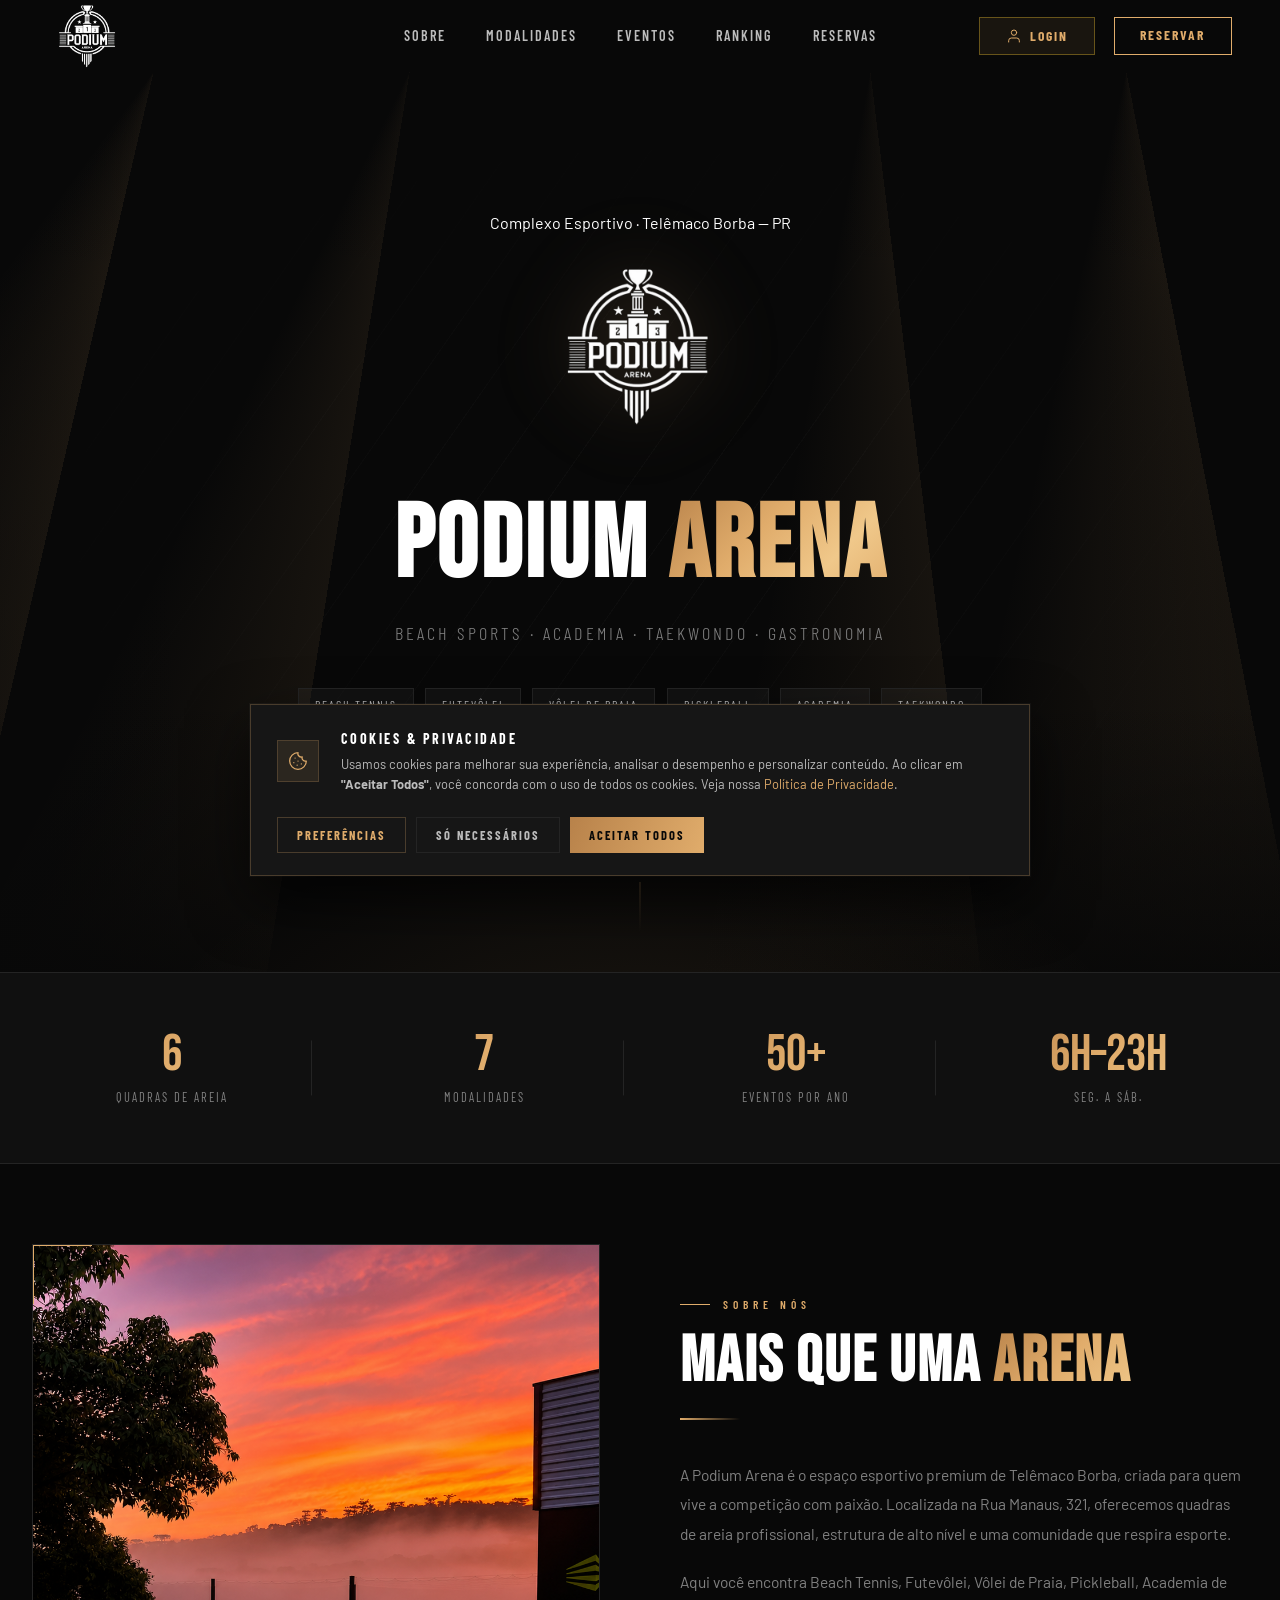
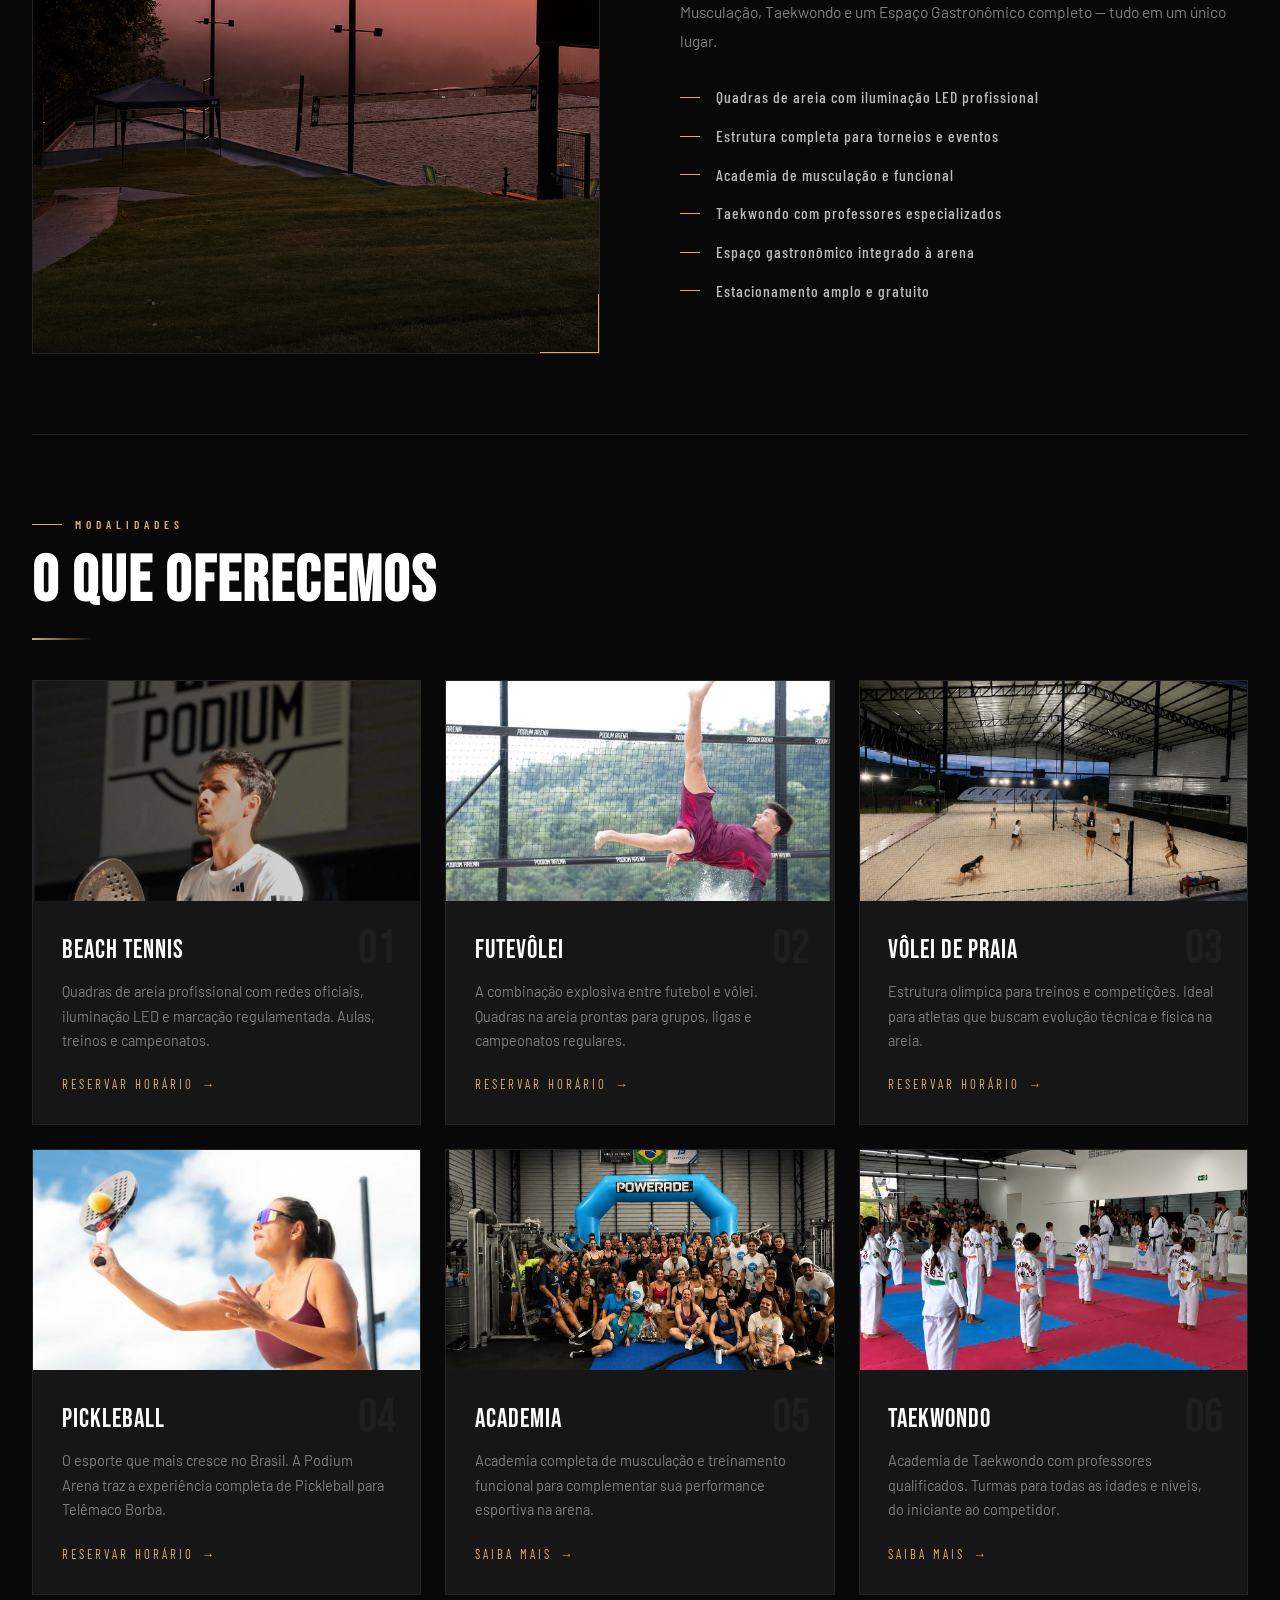
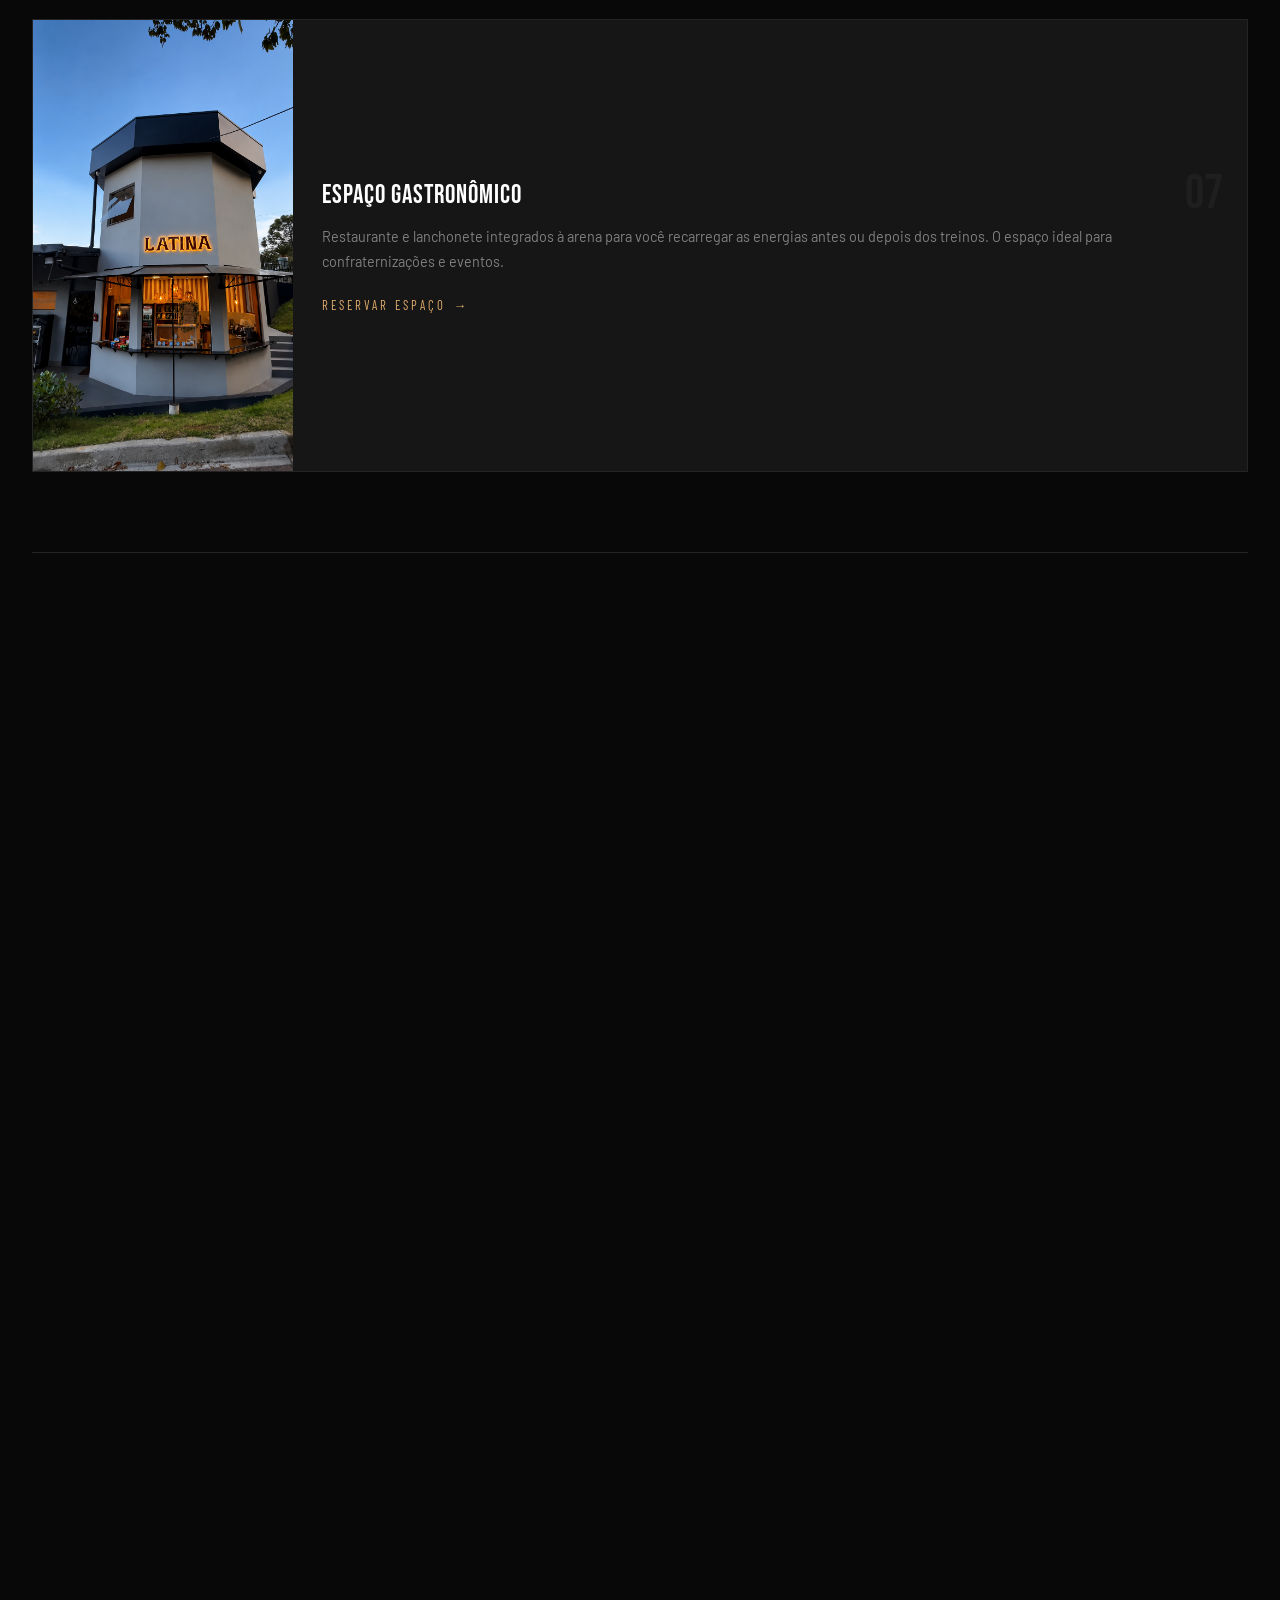
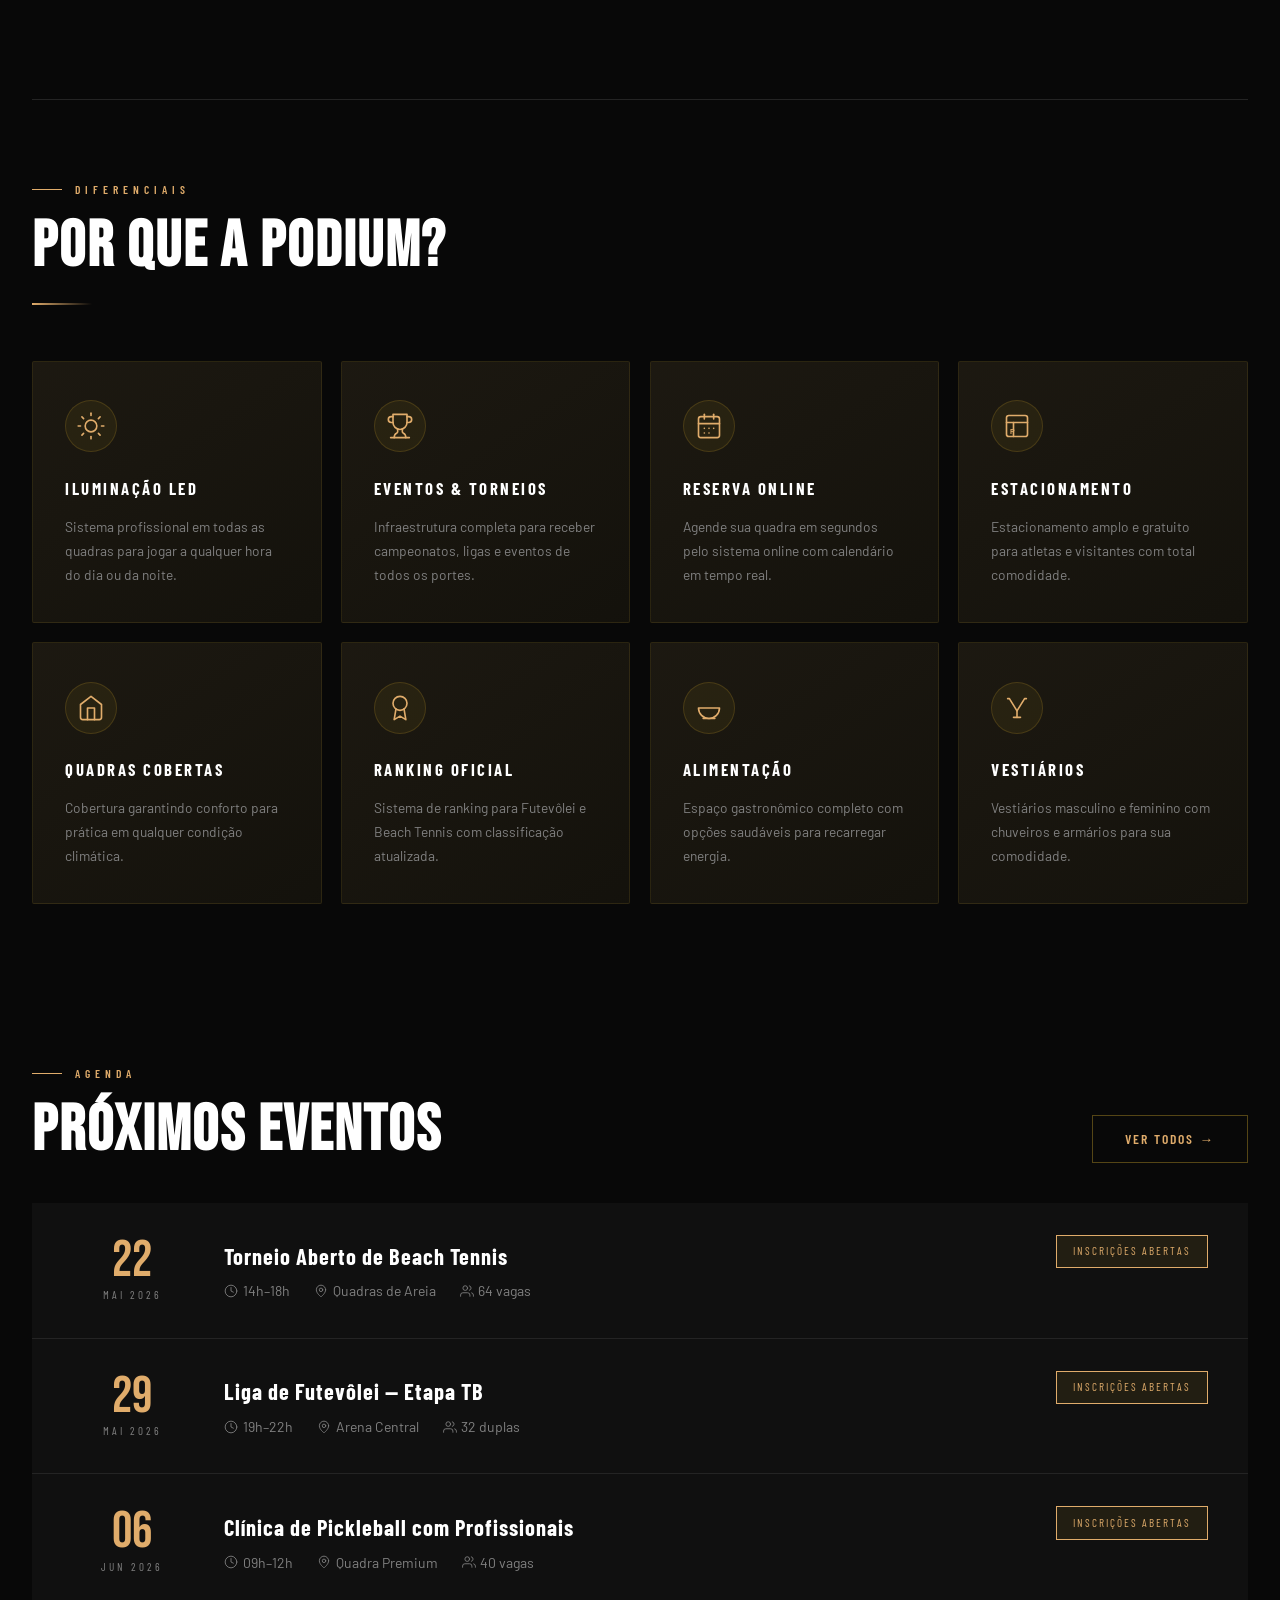
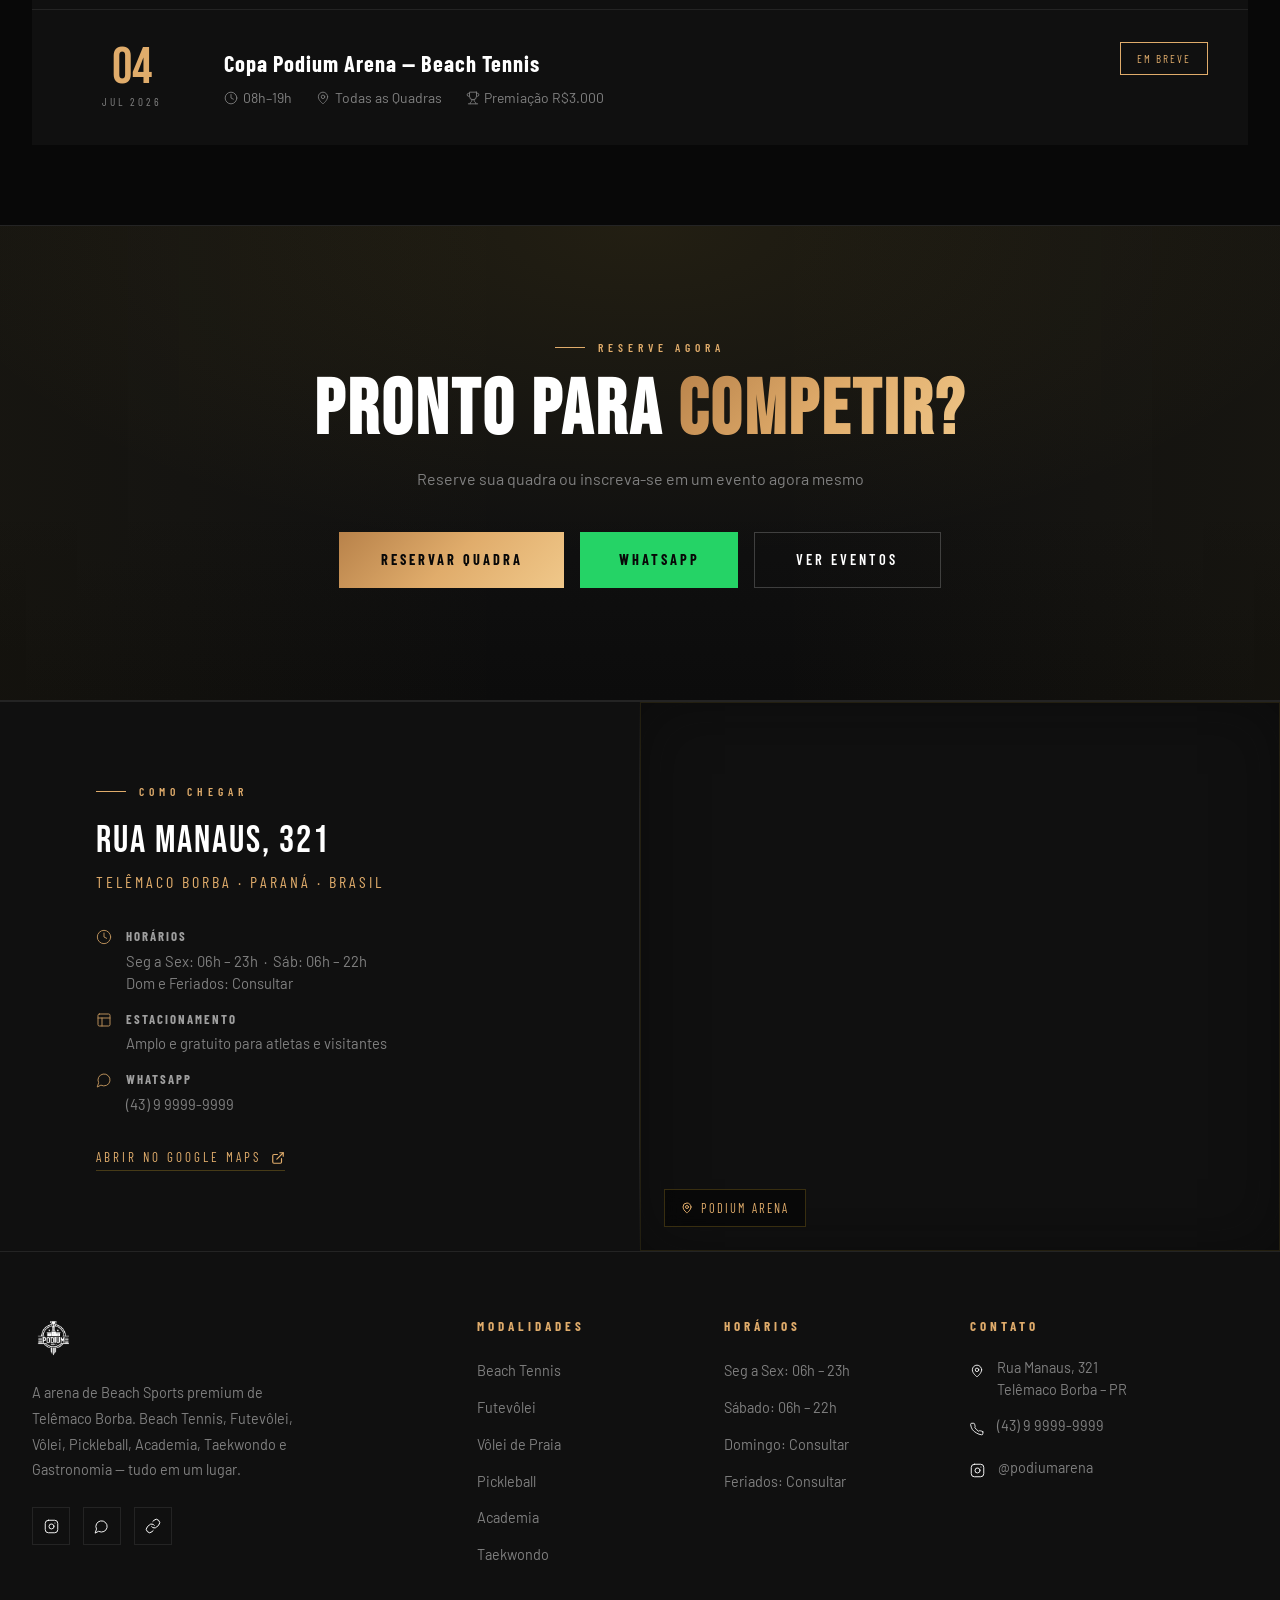
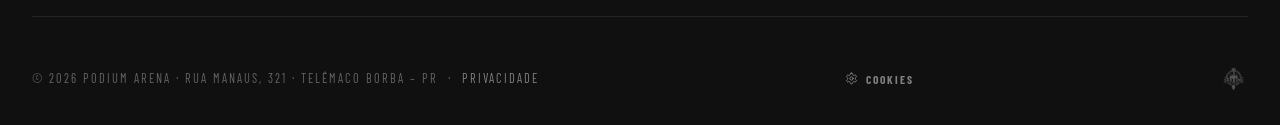
<file: index.html>
<!DOCTYPE html>
<html lang="pt-BR">

<head>
  <meta charset="UTF-8">
  <meta name="viewport" content="width=device-width, initial-scale=1.0">
  <title>Podium Arena — Telêmaco Borba · PR</title>
  <link rel="preconnect" href="https://fonts.googleapis.com">
  <link
    href="https://fonts.googleapis.com/css2?family=Bebas+Neue&family=Barlow+Condensed:wght@300;400;500;600;700&family=Barlow:wght@300;400;500;600&display=swap"
    rel="stylesheet">
  <link rel="stylesheet" href="css/vars.css">
  <link rel="stylesheet" href="css/base.css">
  <link rel="stylesheet" href="css/nav.css">
  <link rel="stylesheet" href="css/auth.css">
  <link rel="stylesheet" href="css/sections.css">
  <link rel="stylesheet" href="css/footer.css">
  <link rel="stylesheet" href="css/mobile.css">
</head>

<body>

  <div class="modal-overlay" id="authOverlay">
    <div class="auth-modal">

      <!-- FECHAR -->
      <button class="modal-close" onclick="closeAuthModal()" aria-label="Fechar">
        <svg viewBox="0 0 24 24" fill="none" stroke="currentColor" stroke-width="2" stroke-linecap="round">
          <line x1="18" y1="6" x2="6" y2="18" />
          <line x1="6" y1="6" x2="18" y2="18" />
        </svg>
      </button>

      <!-- ══ ESQUERDA — Visual ══ -->
      <div class="auth-visual">
        <svg class="visual-arcs" viewBox="0 0 400 600" preserveAspectRatio="none">
          <circle cx="200" cy="-80" r="260" stroke-width="1" />
          <circle cx="200" cy="-80" r="340" stroke-width=".5" />
          <circle cx="380" cy="700" r="300" stroke-width=".7" />
        </svg>
        <div class="visual-glow-bl"></div>

        <!-- Brand -->
        <div class="visual-brand">
          <div class="visual-logo-row">
            <div class="visual-logo-badge">
              <img src="img/logo.png" alt="Podium Arena" style="width:100%;height:100%;object-fit:contain;">
            </div>
            <span class="visual-arena-name">PODIUM ARENA</span>
          </div>
          <div class="visual-headline">
            SUA <em>VITÓRIA</em><br>COMEÇA<br>AQUI
          </div>
          <div class="visual-tags">
            <span class="visual-tag">Beach Tennis</span>
            <span class="visual-tag">Futevôlei</span>
            <span class="visual-tag">Pickleball</span>
            <span class="visual-tag">Academia</span>
            <span class="visual-tag">Taekwondo</span>
          </div>
        </div>
      </div>

      <!-- ══ DIREITA — Formulários ══ -->
      <div class="auth-form-panel">

        <!-- Abas -->
        <div class="auth-tabs">
          <button class="auth-tab active" data-tab="login">Entrar</button>
          <button class="auth-tab" data-tab="cadastro">Cadastrar</button>
        </div>

        <!-- Slider de painéis -->
        <div class="auth-panels-track">
          <div class="auth-panels-inner" id="authPanelsInner">

            <!-- ── LOGIN ── -->
            <div class="auth-panel" id="panel-login">
              <div class="panel-heading">
                <h2>ACESSO</h2>
                <p>Bem-vindo de volta à arena</p>
              </div>

              <form id="loginForm" novalidate style="display:flex;flex-direction:column;gap:1.1rem">

                <div class="field" id="field-loginEmail">
                  <label>E-mail</label>
                  <input type="email" id="loginEmail" placeholder="seu@email.com" autocomplete="email">
                  <span class="field-error">E-mail inválido</span>
                </div>

                <div class="field" id="field-loginSenha">
                  <label>Senha</label>
                  <div class="field-pw">
                    <input type="password" id="loginSenha" placeholder="••••••••" autocomplete="current-password">
                    <button type="button" class="toggle-pw" onclick="togglePw('loginSenha')" aria-label="Mostrar senha">
                      <svg viewBox="0 0 24 24" fill="none" stroke="currentColor" stroke-width="1.8"
                        stroke-linecap="round">
                        <path d="M1 12s4-8 11-8 11 8 11 8-4 8-11 8-11-8-11-8z" />
                        <circle cx="12" cy="12" r="3" />
                      </svg>
                    </button>
                  </div>
                  <span class="field-error">Senha incorreta</span>
                </div>

                <div class="login-extras">
                  <label class="remember-label">
                    <input type="checkbox" id="loginRemember"> Lembrar acesso
                  </label>
                  <a href="#" class="forgot-link" onclick="event.preventDefault()">Esqueci a senha</a>
                </div>

                <button type="submit" class="btn-auth">Entrar na Arena</button>

              </form>

              <div class="auth-divider">ou</div>

              <button class="btn-google" onclick="alert('Login social em breve!')">
                <svg viewBox="0 0 24 24" fill="none">
                  <path
                    d="M22.56 12.25c0-.78-.07-1.53-.2-2.25H12v4.26h5.92c-.26 1.37-1.04 2.53-2.21 3.31v2.77h3.57c2.08-1.92 3.28-4.74 3.28-8.09z"
                    fill="#4285F4" />
                  <path
                    d="M12 23c2.97 0 5.46-.98 7.28-2.66l-3.57-2.77c-.98.66-2.23 1.06-3.71 1.06-2.86 0-5.29-1.93-6.16-4.53H2.18v2.84C3.99 20.53 7.7 23 12 23z"
                    fill="#34A853" />
                  <path
                    d="M5.84 14.09c-.22-.66-.35-1.36-.35-2.09s.13-1.43.35-2.09V7.07H2.18C1.43 8.55 1 10.22 1 12s.43 3.45 1.18 4.93l2.85-2.22.81-.62z"
                    fill="#FBBC05" />
                  <path
                    d="M12 5.38c1.62 0 3.06.56 4.21 1.64l3.15-3.15C17.45 2.09 14.97 1 12 1 7.7 1 3.99 3.47 2.18 7.07l3.66 2.84c.87-2.6 3.3-4.53 6.16-4.53z"
                    fill="#EA4335" />
                </svg>
                Continuar com Google
              </button>

              <p class="auth-terms">
                Ao entrar, você aceita os <a href="#">Termos de Uso</a> e a
                <a href="#">Política de Privacidade</a> da Podium Arena.
              </p>
            </div>

            <!-- ── CADASTRO ── -->
            <div class="auth-panel" id="panel-cadastro">
              <div class="panel-heading">
                <h2>CADASTRO</h2>
                <p>Junte-se à arena — é gratuito</p>
              </div>

              <form id="cadForm" novalidate style="display:flex;flex-direction:column;gap:1.1rem">

                <div class="field" id="field-cadNome">
                  <label>Nome Completo</label>
                  <input type="text" id="cadNome" placeholder="João da Silva" autocomplete="name">
                  <span class="field-error">Nome muito curto</span>
                </div>

                <div class="field-row">
                  <div class="field" id="field-cadEmail">
                    <label>E-mail</label>
                    <input type="email" id="cadEmail" placeholder="seu@email.com">
                    <span class="field-error">E-mail inválido</span>
                  </div>
                  <div class="field" id="field-cadTel">
                    <label>Telefone</label>
                    <input type="tel" id="cadTel" placeholder="(43) 9 9000-0000">
                    <span class="field-error">Telefone inválido</span>
                  </div>
                </div>

                <div class="field-row">
                  <div class="field" id="field-cadCPF">
                    <label>CPF</label>
                    <input type="text" id="cadCPF" placeholder="000.000.000-00" maxlength="14">
                    <span class="field-error">CPF inválido (11 dígitos)</span>
                  </div>
                  <div class="field" id="field-cadNasc">
                    <label>Nascimento</label>
                    <input type="date" id="cadNasc">
                    <span class="field-error">Informe a data</span>
                  </div>
                </div>

                <div class="field-row">
                  <div class="field" id="field-cadSenha">
                    <label>Senha</label>
                    <div class="field-pw">
                      <input type="password" id="cadSenha" placeholder="Mín. 6">
                      <button type="button" class="toggle-pw" onclick="togglePw('cadSenha')" aria-label="Mostrar senha">
                        <svg viewBox="0 0 24 24" fill="none" stroke="currentColor" stroke-width="1.8"
                          stroke-linecap="round">
                          <path d="M1 12s4-8 11-8 11 8 11 8-4 8-11 8-11-8-11-8z" />
                          <circle cx="12" cy="12" r="3" />
                        </svg>
                      </button>
                    </div>
                    <span class="field-error">Mínimo 6 caracteres</span>
                  </div>
                  <div class="field" id="field-cadConf">
                    <label>Confirmar</label>
                    <div class="field-pw">
                      <input type="password" id="cadConf" placeholder="Repetir senha">
                      <button type="button" class="toggle-pw" onclick="togglePw('cadConf')" aria-label="Mostrar senha">
                        <svg viewBox="0 0 24 24" fill="none" stroke="currentColor" stroke-width="1.8"
                          stroke-linecap="round">
                          <path d="M1 12s4-8 11-8 11 8 11 8-4 8-11 8-11-8-11-8z" />
                          <circle cx="12" cy="12" r="3" />
                        </svg>
                      </button>
                    </div>
                    <span class="field-error">Senhas não conferem</span>
                  </div>
                </div>

                <button type="submit" class="btn-auth">Criar Conta Grátis</button>

              </form>

              <p class="auth-terms">
                Ao cadastrar, você aceita os <a href="#">Termos de Uso</a> e a
                <a href="#">Política de Privacidade</a>.
              </p>
            </div>

          </div><!-- /authPanelsInner -->
        </div><!-- /auth-panels-track -->

      </div><!-- /auth-form-panel -->
    </div><!-- /auth-modal -->
  </div><!-- /authOverlay -->

  <!-- MOBILE MENU -->
  <div class="mobile-menu" id="mobileMenu">
    <a href="index.html" onclick="toggleMenu()">Início</a>
    <a href="#sobre" onclick="toggleMenu()">Sobre</a>
    <a href="#modalidades" onclick="toggleMenu()">Modalidades</a>
    <a href="pages/eventos.html" onclick="toggleMenu()">Eventos</a>
    <a href="pages/ranking.html" onclick="toggleMenu()">Ranking</a>
    <a href="pages/reservas.html" onclick="toggleMenu()">Reservas</a>
    <div class="mobile-actions">
      <a href="pages/reservas.html" class="btn-gold">Reservar Quadra</a>
      <a href="#" onclick="toggleMenu(); openAuthModal('login')" class="btn-outline"
        style="font-size:.85rem;padding:.75rem 2rem">Entrar</a>
    </div>
  </div>

  <!-- NAV -->
  <nav id="mainNav">
    <a href="index.html" class="nav-logo"><img data-logo src="img/logo.png" alt="Podium Arena"></a>
    <ul class="nav-links">
      <li><a href="#sobre">Sobre</a></li>
      <li><a href="#modalidades">Modalidades</a></li>
      <li><a href="pages/eventos.html">Eventos</a></li>
      <li><a href="pages/ranking.html">Ranking</a></li>
      <li><a href="pages/reservas.html">Reservas</a></li>
    </ul>
    <div class="nav-right">
      <!-- JS injeta botão de usuário aqui -->
      <a href="pages/reservas.html" class="nav-cta">Reservar</a>
    </div>
    <button class="mobile-toggle" id="menuToggle" onclick="toggleMenu()">
      <span></span><span></span><span></span>
    </button>
  </nav>

  <!-- HERO -->
  <div class="hero" id="home" style="margin-top:0; padding-top:calc(var(--nav-h) + 3rem)">
    <div class="hero-bg"></div>
    <div class="hero-grid"></div>
    <div class="hero-lines"></div>
    <div class="hero-content">
      <div class="hero-badge"><span class="hero-badge-dot"></span>Complexo Esportivo · Telêmaco Borba — PR</div>
      <div class="hero-logo">
        <img data-logo src="img/logo.png" alt="Podium Arena"
          style="width:100%;height:100%;object-fit:contain;border-radius:50%">
      </div>
      <h1 class="hero-title">PODIUM <span>ARENA</span></h1>
      <p class="hero-sub">Beach Sports · Academia · Taekwondo · Gastronomia</p>
      <div class="hero-tags">
        <span class="hero-tag">Beach Tennis</span>
        <span class="hero-tag">Futevôlei</span>
        <span class="hero-tag">Vôlei de Praia</span>
        <span class="hero-tag">Pickleball</span>
        <span class="hero-tag"> Academia</span>
        <span class="hero-tag">Taekwondo</span>
      </div>
      <div class="hero-btns">
        <a href="pages/reservas.html" class="btn-gold"><svg xmlns="http://www.w3.org/2000/svg" width="18" height="18"
            viewBox="0 0 24 24" fill="none" stroke="currentColor" stroke-width="1.5" stroke-linecap="round"
            stroke-linejoin="round">
            <path d="M3 9l9-7 9 7v11a2 2 0 0 1-2 2H5a2 2 0 0 1-2-2z" />
            <polyline points="9 22 9 12 15 12 15 22" />
          </svg>️ Reservar Quadra</a>
        <a href="#modalidades" class="btn-outline">Ver Modalidades</a>
      </div>
    </div>
    <div class="hero-scroll" onclick="document.getElementById('strip').scrollIntoView({behavior:'smooth'})">
      <span>Role para baixo</span>
      <div class="scroll-line"></div>
    </div>
  </div>

  <!-- NUMBERS STRIP -->
  <div class="numbers-strip" id="strip">
    <div class="numbers-inner">
      <div class="num-item reveal">
        <div class="num-value" data-target="6">0</div>
        <div class="num-label">Quadras de Areia</div>
      </div>
      <div class="num-item reveal reveal-delay-1">
        <div class="num-value" data-target="7">0</div>
        <div class="num-label">Modalidades</div>
      </div>
      <div class="num-item reveal reveal-delay-2">
        <div class="num-value" data-target="50" data-suffix="+">0</div>
        <div class="num-label">Eventos por Ano</div>
      </div>
      <div class="num-item reveal reveal-delay-3">
        <div class="num-value">6h–23h</div>
        <div class="num-label">Seg. a Sáb.</div>
      </div>
    </div>
  </div>

  <!-- SOBRE -->
  <section id="sobre" class="section-wrap">
    <div class="about-grid">
      <div class="about-img-wrap reveal">
        <div class="about-img-frame">
          <img src="img/espaco-podium.png" alt="Podium Arena — Quadras">
          <div class="about-img-overlay"></div>
          <div class="about-img-deco"></div>
          <div class="about-img-deco2"></div>
        </div>
      </div>
      <div class="reveal reveal-delay-1">
        <p class="section-eyebrow">Sobre Nós</p>
        <h2 class="section-title">MAIS QUE UMA <span
            style="background:linear-gradient(135deg,var(--gold-dark),var(--gold),var(--gold-light));-webkit-background-clip:text;-webkit-text-fill-color:transparent;background-clip:text">ARENA</span>
        </h2>
        <div class="section-divider"></div>
        <div class="about-text">
          <p>A Podium Arena é o espaço esportivo premium de Telêmaco Borba, criada para quem vive a competição com
            paixão. Localizada na Rua Manaus, 321, oferecemos quadras de areia profissional, estrutura de alto nível e
            uma comunidade que respira esporte.</p>
          <p>Aqui você encontra Beach Tennis, Futevôlei, Vôlei de Praia, Pickleball, Academia de Musculação, Taekwondo e
            um Espaço Gastronômico completo — tudo em um único lugar.</p>
        </div>
        <ul class="feature-list">
          <li>Quadras de areia com iluminação LED profissional</li>
          <li>Estrutura completa para torneios e eventos</li>
          <li>Academia de musculação e funcional</li>
          <li>Taekwondo com professores especializados</li>
          <li>Espaço gastronômico integrado à arena</li>
          <li>Estacionamento amplo e gratuito</li>
        </ul>
      </div>
    </div>
  </section>

  <div class="sep">
    <div class="sep-line"></div>
  </div>

  <!-- MODALIDADES -->
  <section id="modalidades" class="section-wrap">
    <p class="section-eyebrow reveal">Modalidades</p>
    <h2 class="section-title reveal">O QUE OFERECEMOS</h2>
    <div class="section-divider reveal"></div>
    <div class="mod-grid">

      <div class="mod-card reveal">
        <div class="mod-img-wrap">
          <img class="mod-img" src="img/beach2-podium.jpg" alt="Beach Tennis — Podium Arena"
            onerror="this.style.display='none';this.nextElementSibling.style.display='flex'">
          <div class="mod-img-placeholder mod-bg-bt" style="display:none"></div>
        </div>
        <div class="mod-body">
          <div class="mod-num">01</div>
          <div class="mod-name">Beach Tennis</div>
          <p class="mod-desc">Quadras de areia profissional com redes oficiais, iluminação LED e marcação regulamentada.
            Aulas, treinos e campeonatos.</p>
          <a href="pages/reservas.html" class="mod-link">Reservar horário</a>
        </div>
      </div>

      <div class="mod-card reveal reveal-delay-1">
        <div class="mod-img-wrap">
          <img class="mod-img" src="img/futvolei-podium.jpg" alt="Futevôlei — Podium Arena"
            onerror="this.style.display='none';this.nextElementSibling.style.display='flex'">
          <div class="mod-img-placeholder mod-bg-fv" style="display:none"></div>
        </div>
        <div class="mod-body">
          <div class="mod-num">02</div>
          <div class="mod-name">Futevôlei</div>
          <p class="mod-desc">A combinação explosiva entre futebol e vôlei. Quadras na areia prontas para grupos, ligas
            e campeonatos regulares.</p>
          <a href="pages/reservas.html" class="mod-link">Reservar horário</a>
        </div>
      </div>

      <div class="mod-card reveal reveal-delay-2">
        <div class="mod-img-wrap">
          <img class="mod-img" src="img/volei-podium.png" alt="Vôlei de Praia — Podium Arena"
            onerror="this.style.display='none';this.nextElementSibling.style.display='flex'">
          <div class="mod-img-placeholder mod-bg-vb" style="display:none"></div>
        </div>
        <div class="mod-body">
          <div class="mod-num">03</div>
          <div class="mod-name">Vôlei de Praia</div>
          <p class="mod-desc">Estrutura olímpica para treinos e competições. Ideal para atletas que buscam evolução
            técnica e física na areia.</p>
          <a href="pages/reservas.html" class="mod-link">Reservar horário</a>
        </div>
      </div>

      <div class="mod-card reveal">
        <div class="mod-img-wrap">
          <img class="mod-img" src="img/beach1-podium.jpg" alt="Pickleball — Podium Arena"
            onerror="this.style.display='none';this.nextElementSibling.style.display='flex'">
          <div class="mod-img-placeholder mod-bg-pk" style="display:none"></div>
        </div>
        <div class="mod-body">
          <div class="mod-num">04</div>
          <div class="mod-name">Pickleball</div>
          <p class="mod-desc">O esporte que mais cresce no Brasil. A Podium Arena traz a experiência completa de
            Pickleball para Telêmaco Borba.</p>
          <a href="pages/reservas.html" class="mod-link">Reservar horário</a>
        </div>
      </div>

      <div class="mod-card reveal reveal-delay-1">
        <div class="mod-img-wrap">
          <img class="mod-img" src="img/garagefit-podium.png" alt="Academia — Podium Arena"
            onerror="this.style.display='none';this.nextElementSibling.style.display='flex'">
          <div class="mod-img-placeholder mod-bg-gym" style="display:none"></div>
        </div>
        <div class="mod-body">
          <div class="mod-num">05</div>
          <div class="mod-name">Academia</div>
          <p class="mod-desc">Academia completa de musculação e treinamento funcional para complementar sua performance
            esportiva na arena.</p>
          <a href="#contato" class="mod-link">Saiba mais</a>
        </div>
      </div>

      <div class="mod-card reveal reveal-delay-2">
        <div class="mod-img-wrap">
          <img class="mod-img" src="img/taekwondo-podium.png" alt="Taekwondo — Podium Arena"
            onerror="this.style.display='none';this.nextElementSibling.style.display='flex'">
          <div class="mod-img-placeholder mod-bg-tk" style="display:none"></div>
        </div>
        <div class="mod-body">
          <div class="mod-num">06</div>
          <div class="mod-name">Taekwondo</div>
          <p class="mod-desc">Academia de Taekwondo com professores qualificados. Turmas para todas as idades e níveis,
            do iniciante ao competidor.</p>
          <a href="#contato" class="mod-link">Saiba mais</a>
        </div>
      </div>

      <div class="mod-card reveal mod-span">
        <div class="mod-span-inner">
          <div class="mod-img-wrap">
            <img class="mod-img" src="img/restaurante-podium.png" alt="Espaço Gastronômico — Podium Arena"
              onerror="this.style.display='none';this.nextElementSibling.style.display='flex'">
            <div class="mod-img-placeholder mod-bg-eat" style="display:none"></div>
          </div>
          <div class="mod-body">
            <div class="mod-num">07</div>
            <div class="mod-name">Espaço Gastronômico</div>
            <p class="mod-desc">Restaurante e lanchonete integrados à arena para você recarregar as energias antes ou
              depois dos treinos. O espaço ideal para confraternizações e eventos.</p>
            <a href="#contato" class="mod-link">Reservar espaço</a>
          </div>
        </div>
      </div>

    </div>
  </section>

  <div class="sep">
    <div class="sep-line"></div>
  </div>

  <!-- GALERIA -->
  <section class="section-wrap">
    <p class="section-eyebrow reveal">Galeria</p>
    <h2 class="section-title reveal">A ATMOSFERA DA ARENA</h2>
    <div class="section-divider reveal"></div>
    <div class="gallery-grid reveal">
      <div class="g-item gc-1">
        <img src="img/frente-podium-new.jpg" alt="Podium Arena — Entrada" onerror="this.style.background='var(--card)'">
        <div class="g-overlay"><span class="g-label">Nossa Arena</span></div>
      </div>
      <div class="g-item">
        <img src="img/beach3-podium.jpg" alt="Beach Tennis Podium Arena">
        <div class="g-overlay"><span class="g-label">Beach Tennis</span></div>
      </div>
      <div class="g-item">
        <img src="img/futvolei-podium.jpg" alt="Futevôlei Podium Arena">
        <div class="g-overlay"><span class="g-label">Futevôlei</span></div>
      </div>
      <div class="g-item">
        <img src="img/trofeus-podium.jpg" alt="Troféus Podium Arena">
        <div class="g-overlay"><span class="g-label">Competição</span></div>
      </div>
      <div class="g-item">
        <img src="img/estacionamento-podium.png" alt="Estacionamento Podium Arena">
        <div class="g-overlay"><span class="g-label">Estacionamento</span></div>
      </div>
      <div class="g-item">
        <img src="img/arena-coberta-podium.jpg" alt="Arena Coberta Podium Arena">
        <div class="g-overlay"><span class="g-label">Estrutura</span></div>
      </div>
    </div>
  </section>

  <div class="sep">
    <div class="sep-line"></div>
  </div>

  <!-- DIFERENCIAIS -->
  <div class="diff-section reveal" id="estrutura">
    <div class="diff-inner">
      <p class="section-eyebrow">Diferenciais</p>
      <h2 class="section-title">POR QUE A PODIUM?</h2>
      <div class="section-divider" style="margin-bottom:3.5rem"></div>
      <div class="diff-grid">

        <div class="diff-item reveal">
          <div class="diff-icon-wrap">
            <svg xmlns="http://www.w3.org/2000/svg" width="28" height="28" viewBox="0 0 24 24" fill="none"
              stroke="currentColor" stroke-width="1.4" stroke-linecap="round" stroke-linejoin="round">
              <circle cx="12" cy="12" r="5" />
              <line x1="12" x2="12" y1="1" y2="3" />
              <line x1="12" x2="12" y1="21" y2="23" />
              <line x1="4.22" x2="5.64" y1="4.22" y2="5.64" />
              <line x1="18.36" x2="19.78" y1="18.36" y2="19.78" />
              <line x1="1" x2="3" y1="12" y2="12" />
              <line x1="21" x2="23" y1="12" y2="12" />
              <line x1="4.22" x2="5.64" y1="19.78" y2="18.36" />
              <line x1="18.36" x2="19.78" y1="5.64" y2="4.22" />
            </svg>
          </div>
          <h3 class="diff-title">Iluminação LED</h3>
          <p class="diff-text">Sistema profissional em todas as quadras para jogar a qualquer hora do dia ou da noite.</p>
        </div>

        <div class="diff-item reveal reveal-delay-1">
          <div class="diff-icon-wrap">
            <svg xmlns="http://www.w3.org/2000/svg" width="28" height="28" viewBox="0 0 24 24" fill="none"
              stroke="currentColor" stroke-width="1.4" stroke-linecap="round" stroke-linejoin="round">
              <path d="M6 9H4.5a2.5 2.5 0 0 1 0-5H6" />
              <path d="M18 9h1.5a2.5 2.5 0 0 0 0-5H18" />
              <path d="M4 22h16" />
              <path d="M10 14.66V17c0 .55-.47.98-.97 1.21C7.85 18.75 7 20.24 7 22" />
              <path d="M14 14.66V17c0 .55.47.98.97 1.21C16.15 18.75 17 20.24 17 22" />
              <path d="M18 2H6v7a6 6 0 0 0 12 0V2Z" />
            </svg>
          </div>
          <h3 class="diff-title">Eventos & Torneios</h3>
          <p class="diff-text">Infraestrutura completa para receber campeonatos, ligas e eventos de todos os portes.</p>
        </div>

        <div class="diff-item reveal reveal-delay-2">
          <div class="diff-icon-wrap">
            <svg xmlns="http://www.w3.org/2000/svg" width="28" height="28" viewBox="0 0 24 24" fill="none"
              stroke="currentColor" stroke-width="1.4" stroke-linecap="round" stroke-linejoin="round">
              <rect width="18" height="18" x="3" y="4" rx="2" ry="2" />
              <line x1="16" x2="16" y1="2" y2="6" />
              <line x1="8" x2="8" y1="2" y2="6" />
              <line x1="3" x2="21" y1="10" y2="10" />
              <path d="M8 14h.01" />
              <path d="M12 14h.01" />
              <path d="M16 14h.01" />
              <path d="M8 18h.01" />
              <path d="M12 18h.01" />
            </svg>
          </div>
          <h3 class="diff-title">Reserva Online</h3>
          <p class="diff-text">Agende sua quadra em segundos pelo sistema online com calendário em tempo real.</p>
        </div>

        <div class="diff-item reveal reveal-delay-3">
          <div class="diff-icon-wrap">
            <svg xmlns="http://www.w3.org/2000/svg" width="28" height="28" viewBox="0 0 24 24" fill="none"
              stroke="currentColor" stroke-width="1.4" stroke-linecap="round" stroke-linejoin="round">
              <rect width="18" height="18" x="3" y="3" rx="2" />
              <path d="M3 9h18" />
              <path d="M9 21V9" /><text x="6" y="19" font-size="6" fill="currentColor" stroke="none" font-weight="700"
                font-family="sans-serif">P</text>
            </svg>
          </div>
          <h3 class="diff-title">Estacionamento</h3>
          <p class="diff-text">Estacionamento amplo e gratuito para atletas e visitantes com total comodidade.</p>
        </div>

        <div class="diff-item reveal">
          <div class="diff-icon-wrap">
            <svg xmlns="http://www.w3.org/2000/svg" width="28" height="28" viewBox="0 0 24 24" fill="none"
              stroke="currentColor" stroke-width="1.4" stroke-linecap="round" stroke-linejoin="round">
              <path d="M3 9l9-7 9 7v11a2 2 0 0 1-2 2H5a2 2 0 0 1-2-2z" />
              <polyline points="9 22 9 12 15 12 15 22" />
            </svg>
          </div>
          <h3 class="diff-title">Quadras Cobertas</h3>
          <p class="diff-text">Cobertura garantindo conforto para prática em qualquer condição climática.</p>
        </div>

        <div class="diff-item reveal reveal-delay-1">
          <div class="diff-icon-wrap">
            <svg xmlns="http://www.w3.org/2000/svg" width="28" height="28" viewBox="0 0 24 24" fill="none"
              stroke="currentColor" stroke-width="1.4" stroke-linecap="round" stroke-linejoin="round">
              <circle cx="12" cy="8" r="6" />
              <path d="M15.477 12.89 17 22l-5-3-5 3 1.523-9.11" />
            </svg>
          </div>
          <h3 class="diff-title">Ranking Oficial</h3>
          <p class="diff-text">Sistema de ranking para Futevôlei e Beach Tennis com classificação atualizada.</p>
        </div>

        <div class="diff-item reveal reveal-delay-2">
          <div class="diff-icon-wrap">
            <svg xmlns="http://www.w3.org/2000/svg" width="28" height="28" viewBox="0 0 24 24" fill="none"
              stroke="currentColor" stroke-width="1.4" stroke-linecap="round" stroke-linejoin="round">
              <path d="M7 21h10" />
              <path d="M12 21a9 9 0 0 0 9-9H3a9 9 0 0 0 9 9z" />
            </svg>
          </div>
          <h3 class="diff-title">Alimentação</h3>
          <p class="diff-text">Espaço gastronômico completo com opções saudáveis para recarregar energia.</p>
        </div>

        <div class="diff-item reveal reveal-delay-3">
          <div class="diff-icon-wrap">
            <svg xmlns="http://www.w3.org/2000/svg" width="28" height="28" viewBox="0 0 24 24" fill="none"
              stroke="currentColor" stroke-width="1.4" stroke-linecap="round" stroke-linejoin="round">
              <path d="M4 4h1.5L12 14.5 18.5 4H20" />
              <path d="M12 14.5V20" />
              <path d="M9 20h6" />
            </svg>
          </div>
          <h3 class="diff-title">Vestiários</h3>
          <p class="diff-text">Vestiários masculino e feminino com chuveiros e armários para sua comodidade.</p>
        </div>

      </div>
    </div>
  </div>

  <!-- EVENTOS DESTAQUE -->
  <section id="eventos" class="section-wrap">
    <div
      style="display:flex;justify-content:space-between;align-items:flex-end;margin-bottom:2.5rem;flex-wrap:wrap;gap:1rem">
      <div>
        <p class="section-eyebrow reveal">Agenda</p>
        <h2 class="section-title reveal" style="margin-bottom:0">PRÓXIMOS EVENTOS</h2>
      </div>
      <a href="pages/eventos.html" class="btn-ghost reveal">Ver todos →</a>
    </div>
    <div class="events-grid reveal">
      <div class="event-row" onclick="location.href='pages/eventos.html'">
        <div class="event-date-block">
          <div class="event-day">22</div>
          <div class="event-month">Mai 2026</div>
        </div>
        <div class="event-info">
          <div class="event-name">Torneio Aberto de Beach Tennis</div>
          <div class="event-meta"><span style="display:inline-flex;align-items:center;gap:.3rem"><svg xmlns="http://www.w3.org/2000/svg" width="14" height="14" viewBox="0 0 24 24" fill="none" stroke="currentColor" stroke-width="1.5" stroke-linecap="round" stroke-linejoin="round"><circle cx="12" cy="12" r="10"/><polyline points="12 6 12 12 16 14"/></svg> 14h–18h</span><span style="display:inline-flex;align-items:center;gap:.3rem"><svg xmlns="http://www.w3.org/2000/svg" width="14" height="14" viewBox="0 0 24 24" fill="none" stroke="currentColor" stroke-width="1.5" stroke-linecap="round" stroke-linejoin="round"><path d="M20 10c0 6-8 12-8 12s-8-6-8-12a8 8 0 0 1 16 0Z"/><circle cx="12" cy="10" r="3"/></svg> Quadras de Areia</span><span style="display:inline-flex;align-items:center;gap:.3rem"><svg xmlns="http://www.w3.org/2000/svg" width="14" height="14" viewBox="0 0 24 24" fill="none" stroke="currentColor" stroke-width="1.5" stroke-linecap="round" stroke-linejoin="round"><path d="M17 21v-2a4 4 0 0 0-4-4H5a4 4 0 0 0-4 4v2"/><circle cx="9" cy="7" r="4"/><path d="M23 21v-2a4 4 0 0 0-3-3.87"/><path d="M16 3.13a4 4 0 0 1 0 7.75"/></svg> 64 vagas</span></div>
        </div>
        <div class="event-status open">Inscrições Abertas</div>
      </div>
      <div class="event-row" onclick="location.href='pages/eventos.html'">
        <div class="event-date-block">
          <div class="event-day">29</div>
          <div class="event-month">Mai 2026</div>
        </div>
        <div class="event-info">
          <div class="event-name">Liga de Futevôlei — Etapa TB</div>
          <div class="event-meta"><span style="display:inline-flex;align-items:center;gap:.3rem"><svg xmlns="http://www.w3.org/2000/svg" width="14" height="14" viewBox="0 0 24 24" fill="none" stroke="currentColor" stroke-width="1.5" stroke-linecap="round" stroke-linejoin="round"><circle cx="12" cy="12" r="10"/><polyline points="12 6 12 12 16 14"/></svg> 19h–22h</span><span style="display:inline-flex;align-items:center;gap:.3rem"><svg xmlns="http://www.w3.org/2000/svg" width="14" height="14" viewBox="0 0 24 24" fill="none" stroke="currentColor" stroke-width="1.5" stroke-linecap="round" stroke-linejoin="round"><path d="M20 10c0 6-8 12-8 12s-8-6-8-12a8 8 0 0 1 16 0Z"/><circle cx="12" cy="10" r="3"/></svg> Arena Central</span><span style="display:inline-flex;align-items:center;gap:.3rem"><svg xmlns="http://www.w3.org/2000/svg" width="14" height="14" viewBox="0 0 24 24" fill="none" stroke="currentColor" stroke-width="1.5" stroke-linecap="round" stroke-linejoin="round"><path d="M17 21v-2a4 4 0 0 0-4-4H5a4 4 0 0 0-4 4v2"/><circle cx="9" cy="7" r="4"/><path d="M23 21v-2a4 4 0 0 0-3-3.87"/><path d="M16 3.13a4 4 0 0 1 0 7.75"/></svg> 32 duplas</span></div>
        </div>
        <div class="event-status open">Inscrições Abertas</div>
      </div>
      <div class="event-row" onclick="location.href='pages/eventos.html'">
        <div class="event-date-block">
          <div class="event-day">06</div>
          <div class="event-month">Jun 2026</div>
        </div>
        <div class="event-info">
          <div class="event-name">Clínica de Pickleball com Profissionais</div>
          <div class="event-meta"><span style="display:inline-flex;align-items:center;gap:.3rem"><svg xmlns="http://www.w3.org/2000/svg" width="14" height="14" viewBox="0 0 24 24" fill="none" stroke="currentColor" stroke-width="1.5" stroke-linecap="round" stroke-linejoin="round"><circle cx="12" cy="12" r="10"/><polyline points="12 6 12 12 16 14"/></svg> 09h–12h</span><span style="display:inline-flex;align-items:center;gap:.3rem"><svg xmlns="http://www.w3.org/2000/svg" width="14" height="14" viewBox="0 0 24 24" fill="none" stroke="currentColor" stroke-width="1.5" stroke-linecap="round" stroke-linejoin="round"><path d="M20 10c0 6-8 12-8 12s-8-6-8-12a8 8 0 0 1 16 0Z"/><circle cx="12" cy="10" r="3"/></svg> Quadra Premium</span><span style="display:inline-flex;align-items:center;gap:.3rem"><svg xmlns="http://www.w3.org/2000/svg" width="14" height="14" viewBox="0 0 24 24" fill="none" stroke="currentColor" stroke-width="1.5" stroke-linecap="round" stroke-linejoin="round"><path d="M17 21v-2a4 4 0 0 0-4-4H5a4 4 0 0 0-4 4v2"/><circle cx="9" cy="7" r="4"/><path d="M23 21v-2a4 4 0 0 0-3-3.87"/><path d="M16 3.13a4 4 0 0 1 0 7.75"/></svg> 40 vagas</span></div>
        </div>
        <div class="event-status open">Inscrições Abertas</div>
      </div>
      <div class="event-row" onclick="location.href='pages/eventos.html'">
        <div class="event-date-block">
          <div class="event-day">04</div>
          <div class="event-month">Jul 2026</div>
        </div>
        <div class="event-info">
          <div class="event-name">Copa Podium Arena — Beach Tennis</div>
          <div class="event-meta"><span style="display:inline-flex;align-items:center;gap:.3rem"><svg xmlns="http://www.w3.org/2000/svg" width="14" height="14" viewBox="0 0 24 24" fill="none" stroke="currentColor" stroke-width="1.5" stroke-linecap="round" stroke-linejoin="round"><circle cx="12" cy="12" r="10"/><polyline points="12 6 12 12 16 14"/></svg> 08h–19h</span><span style="display:inline-flex;align-items:center;gap:.3rem"><svg xmlns="http://www.w3.org/2000/svg" width="14" height="14" viewBox="0 0 24 24" fill="none" stroke="currentColor" stroke-width="1.5" stroke-linecap="round" stroke-linejoin="round"><path d="M20 10c0 6-8 12-8 12s-8-6-8-12a8 8 0 0 1 16 0Z"/><circle cx="12" cy="10" r="3"/></svg> Todas as Quadras</span><span style="display:inline-flex;align-items:center;gap:.3rem"><svg xmlns="http://www.w3.org/2000/svg" width="14" height="14" viewBox="0 0 24 24" fill="none" stroke="currentColor" stroke-width="1.5" stroke-linecap="round" stroke-linejoin="round"><path d="M6 9H4.5a2.5 2.5 0 0 1 0-5H6"/><path d="M18 9h1.5a2.5 2.5 0 0 0 0-5H18"/><path d="M4 22h16"/><path d="M10 14.66V17c0 .55-.47.98-.97 1.51C7.85 18.75 7 20.24 7 22"/><path d="M14 14.66V17c0 .55.47.98.97 1.51C16.15 18.75 17 20.24 17 22"/><path d="M18 2H6v7a6 6 0 0 0 12 0V2Z"/></svg> Premiação R$3.000</span></div>
        </div>
        <div class="event-status">Em Breve</div>
      </div>
    </div>
  </section>

  <!-- CTA -->
  <div class="cta-banner" id="contato">
    <div class="cta-bg"></div>
    <div class="cta-bg-lines"></div>
    <div class="cta-content reveal">
      <p class="section-eyebrow" style="justify-content:center">Reserve Agora</p>
      <h2 class="cta-title">PRONTO PARA <em>COMPETIR?</em></h2>
      <p class="cta-sub">Reserve sua quadra ou inscreva-se em um evento agora mesmo</p>
      <div class="cta-btns">
        <a href="pages/reservas.html" class="btn-gold">Reservar Quadra</a>
        <a href="https://wa.me/5543999999999" class="btn-wpp" target="_blank">WhatsApp</a>
        <a href="pages/eventos.html" class="btn-outline">Ver Eventos</a>
      </div>
    </div>
  </div>

  <!-- LOCALIZAÇÃO -->
  <section class="location-section" id="localizacao">
    <div class="location-inner">

      <!-- Info -->
      <div class="location-info reveal">
        <div>
          <p class="section-eyebrow" style="margin-bottom:1.2rem">Como Chegar</p>
          <div class="location-address">
            <div class="street">RUA MANAUS, 321</div>
            <div class="city">Telêmaco Borba · Paraná · Brasil</div>
          </div>
        </div>

        <div class="location-details">
          <div class="location-detail-item">
            <svg xmlns="http://www.w3.org/2000/svg" width="16" height="16" viewBox="0 0 24 24" fill="none" stroke="currentColor" stroke-width="1.5" stroke-linecap="round" stroke-linejoin="round"><circle cx="12" cy="12" r="10"/><polyline points="12 6 12 12 16 14"/></svg>
            <div>
              <strong>Horários</strong>
              Seg a Sex: 06h – 23h &nbsp;·&nbsp; Sáb: 06h – 22h<br>Dom e Feriados: Consultar
            </div>
          </div>
          <div class="location-detail-item">
            <svg xmlns="http://www.w3.org/2000/svg" width="16" height="16" viewBox="0 0 24 24" fill="none" stroke="currentColor" stroke-width="1.5" stroke-linecap="round" stroke-linejoin="round"><rect width="18" height="18" x="3" y="3" rx="2"/><path d="M3 9h18"/><path d="M9 21V9"/></svg>
            <div>
              <strong>Estacionamento</strong>
              Amplo e gratuito para atletas e visitantes
            </div>
          </div>
          <div class="location-detail-item">
            <svg xmlns="http://www.w3.org/2000/svg" width="16" height="16" viewBox="0 0 24 24" fill="none" stroke="currentColor" stroke-width="1.5" stroke-linecap="round" stroke-linejoin="round"><path d="M7.9 20A9 9 0 1 0 4 16.1L2 22Z"/></svg>
            <div>
              <strong>WhatsApp</strong>
              <a href="https://wa.me/5543999999999" style="color:var(--gray);text-decoration:none">(43) 9 9999-9999</a>
            </div>
          </div>
        </div>

        <a href="https://maps.google.com/?q=Podium+Arena+Telemaco+Borba" target="_blank" class="location-cta-link">
          Abrir no Google Maps
          <svg xmlns="http://www.w3.org/2000/svg" width="14" height="14" viewBox="0 0 24 24" fill="none" stroke="currentColor" stroke-width="2" stroke-linecap="round" stroke-linejoin="round"><path d="M18 13v6a2 2 0 0 1-2 2H5a2 2 0 0 1-2-2V8a2 2 0 0 1 2-2h6"/><polyline points="15 3 21 3 21 9"/><line x1="10" x2="21" y1="14" y2="3"/></svg>
        </a>
      </div>

      <!-- Mapa -->
      <div class="location-map-wrap">
        <iframe
          src="https://www.google.com/maps/embed?pb=!1m18!1m12!1m3!1d3635.3285580101124!2d-50.6059812!3d-24.335045100000002!2m3!1f0!2f0!3f0!3m2!1i1024!2i768!4f13.1!3m3!1m2!1s0x94e983a619b0d2f7%3A0xe5b91f9a81dd464b!2sPodium%20Arena!5e0!3m2!1sen!2sbr!4v1780151613503!5m2!1sen!2sbr"
          loading="lazy"
          referrerpolicy="no-referrer-when-downgrade"
          allowfullscreen="">
        </iframe>
        <div class="location-badge">
          <svg xmlns="http://www.w3.org/2000/svg" width="12" height="12" viewBox="0 0 24 24" fill="none" stroke="currentColor" stroke-width="2" stroke-linecap="round" stroke-linejoin="round"><path d="M20 10c0 6-8 12-8 12s-8-6-8-12a8 8 0 0 1 16 0Z"/><circle cx="12" cy="10" r="3"/></svg>
          Podium Arena
        </div>
      </div>

    </div>
  </section>

  <!-- FOOTER -->
  <div class="footer-wrap">
    <footer>
      <div class="footer-top">
        <div class="footer-brand">
          <img data-logo src="img/logo.png" alt="Podium Arena">
          <p>A arena de Beach Sports premium de Telêmaco Borba. Beach Tennis, Futevôlei, Vôlei, Pickleball, Academia,
            Taekwondo e Gastronomia — tudo em um lugar.</p>
          <div class="footer-social">
            <a href="https://www.instagram.com/podiumarena/" class="soc-link" target="_blank"><svg
                xmlns="http://www.w3.org/2000/svg" width="15" height="15" viewBox="0 0 24 24" fill="none"
                stroke="currentColor" stroke-width="1.5" stroke-linecap="round" stroke-linejoin="round">
                <rect width="20" height="20" x="2" y="2" rx="5" ry="5" />
                <path d="M16 11.37A4 4 0 1 1 12.63 8 4 4 0 0 1 16 11.37z" />
                <line x1="17.5" x2="17.51" y1="6.5" y2="6.5" />
              </svg></a>
            <a href="https://wa.me/5543999999999" class="soc-link" target="_blank"><svg
                xmlns="http://www.w3.org/2000/svg" width="15" height="15" viewBox="0 0 24 24" fill="none"
                stroke="currentColor" stroke-width="1.5" stroke-linecap="round" stroke-linejoin="round">
                <path d="M7.9 20A9 9 0 1 0 4 16.1L2 22Z" />
              </svg></a>
            <a href="https://linktr.ee/podiumarena" class="soc-link" target="_blank"><svg
                xmlns="http://www.w3.org/2000/svg" width="16" height="16" viewBox="0 0 24 24" fill="none"
                stroke="currentColor" stroke-width="1.5" stroke-linecap="round" stroke-linejoin="round">
                <path d="M10 13a5 5 0 0 0 7.54.54l3-3a5 5 0 0 0-7.07-7.07l-1.72 1.71" />
                <path d="M14 11a5 5 0 0 0-7.54-.54l-3 3a5 5 0 0 0 7.07 7.07l1.71-1.71" />
              </svg></a>
          </div>
        </div>
        <div class="footer-col">
          <h4>Modalidades</h4>
          <ul>
            <li><a href="#modalidades">Beach Tennis</a></li>
            <li><a href="#modalidades">Futevôlei</a></li>
            <li><a href="#modalidades">Vôlei de Praia</a></li>
            <li><a href="#modalidades">Pickleball</a></li>
            <li><a href="#modalidades">Academia</a></li>
            <li><a href="#modalidades">Taekwondo</a></li>
          </ul>
        </div>
        <div class="footer-col">
          <h4>Horários</h4>
          <ul>
            <li><a>Seg a Sex: 06h – 23h</a></li>
            <li><a>Sábado: 06h – 22h</a></li>
            <li><a>Domingo: Consultar</a></li>
            <li><a>Feriados: Consultar</a></li>
          </ul>
        </div>
        <div class="footer-col">
          <h4>Contato</h4>
          <div class="footer-contact-item">
            <span class="icon"><svg xmlns="http://www.w3.org/2000/svg" width="14" height="14" viewBox="0 0 24 24"
                fill="none" stroke="currentColor" stroke-width="1.5" stroke-linecap="round" stroke-linejoin="round">
                <path d="M20 10c0 6-8 12-8 12s-8-6-8-12a8 8 0 0 1 16 0Z" />
                <circle cx="12" cy="10" r="3" />
              </svg></span>
            <p>Rua Manaus, 321<br>Telêmaco Borba – PR</p>
          </div>
          <div class="footer-contact-item">
            <span class="icon"><svg xmlns="http://www.w3.org/2000/svg" width="14" height="14" viewBox="0 0 24 24"
                fill="none" stroke="currentColor" stroke-width="1.5" stroke-linecap="round" stroke-linejoin="round">
                <path
                  d="M22 16.92v3a2 2 0 0 1-2.18 2 19.79 19.79 0 0 1-8.63-3.07A19.5 19.5 0 0 1 4.15 13a19.79 19.79 0 0 1-3.07-8.67A2 2 0 0 1 3 2.18h3a2 2 0 0 1 2 1.72 12.84 12.84 0 0 0 .7 2.81 2 2 0 0 1-.45 2.11L8.09 9a16 16 0 0 0 6.91 6.91l.44-.44a2 2 0 0 1 2.11-.45 12.84 12.84 0 0 0 2.81.7A2 2 0 0 1 22 16.92z" />
              </svg></span>
            <p><a href="https://wa.me/5543999999999">(43) 9 9999-9999</a></p>
          </div>
          <div class="footer-contact-item">
            <span class="icon"><svg xmlns="http://www.w3.org/2000/svg" width="15" height="15" viewBox="0 0 24 24"
                fill="none" stroke="currentColor" stroke-width="1.5" stroke-linecap="round" stroke-linejoin="round">
                <rect width="20" height="20" x="2" y="2" rx="5" ry="5" />
                <path d="M16 11.37A4 4 0 1 1 12.63 8 4 4 0 0 1 16 11.37z" />
                <line x1="17.5" x2="17.51" y1="6.5" y2="6.5" />
              </svg></span>
            <p><a href="https://instagram.com/podiumarena">@podiumarena</a></p>
          </div>
        </div>
      </div>
      <div class="footer-bottom">
        <p class="footer-copy">© 2026 Podium Arena · Rua Manaus, 321 · Telêmaco Borba – PR &nbsp;·&nbsp; <a
            href="../pages/privacidade.html" style="color:var(--gray);transition:color .2s"
            onmouseover="this.style.color='var(--gold)'" onmouseout="this.style.color='var(--gray)'">Privacidade</a></p>
        <div class="footer-logo-small"><img data-logo src="img/logo.png" alt="Podium Arena"></div>
      </div>
    </footer>
  </div>

  <script src="js/logo.js"></script>
  <script src="js/main.js"></script>
  <script src="js/auth.js"></script>
  <script src="js/cookie.js"></script>
</body>

</html>
</file>
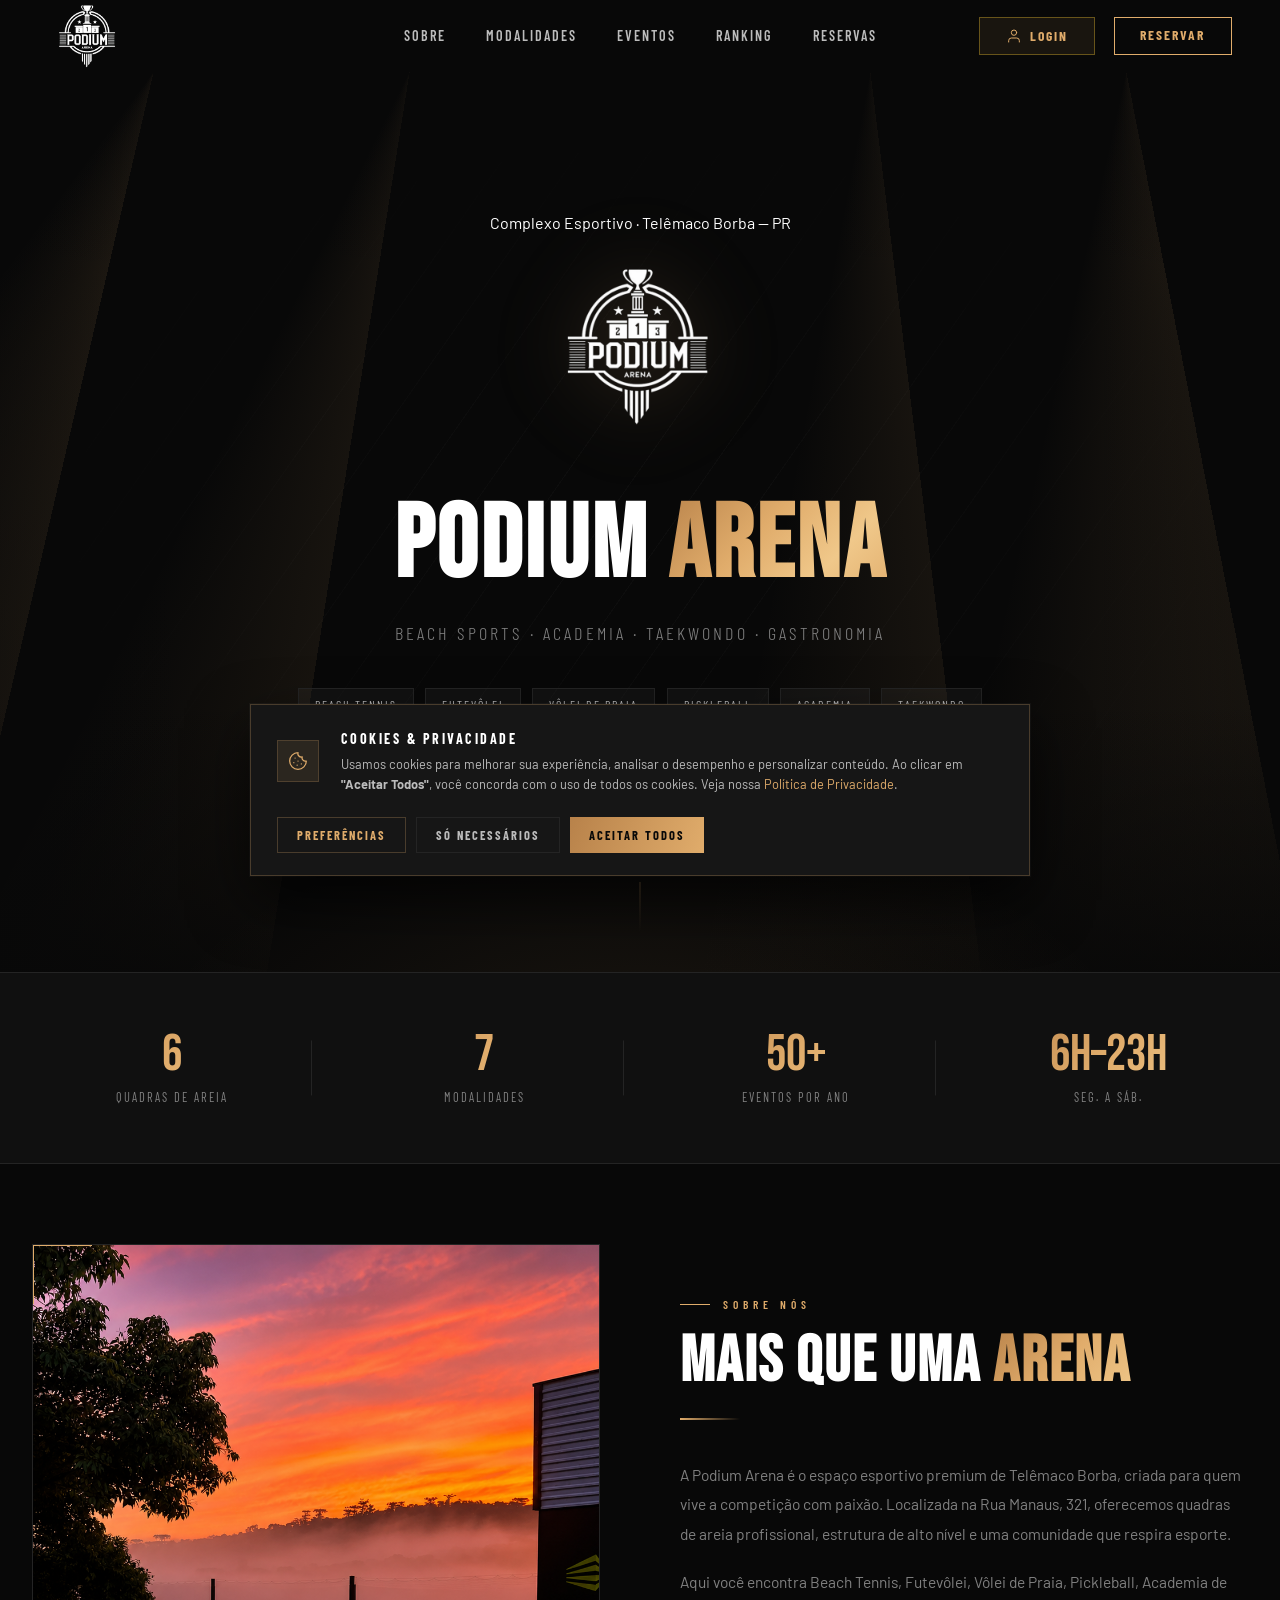
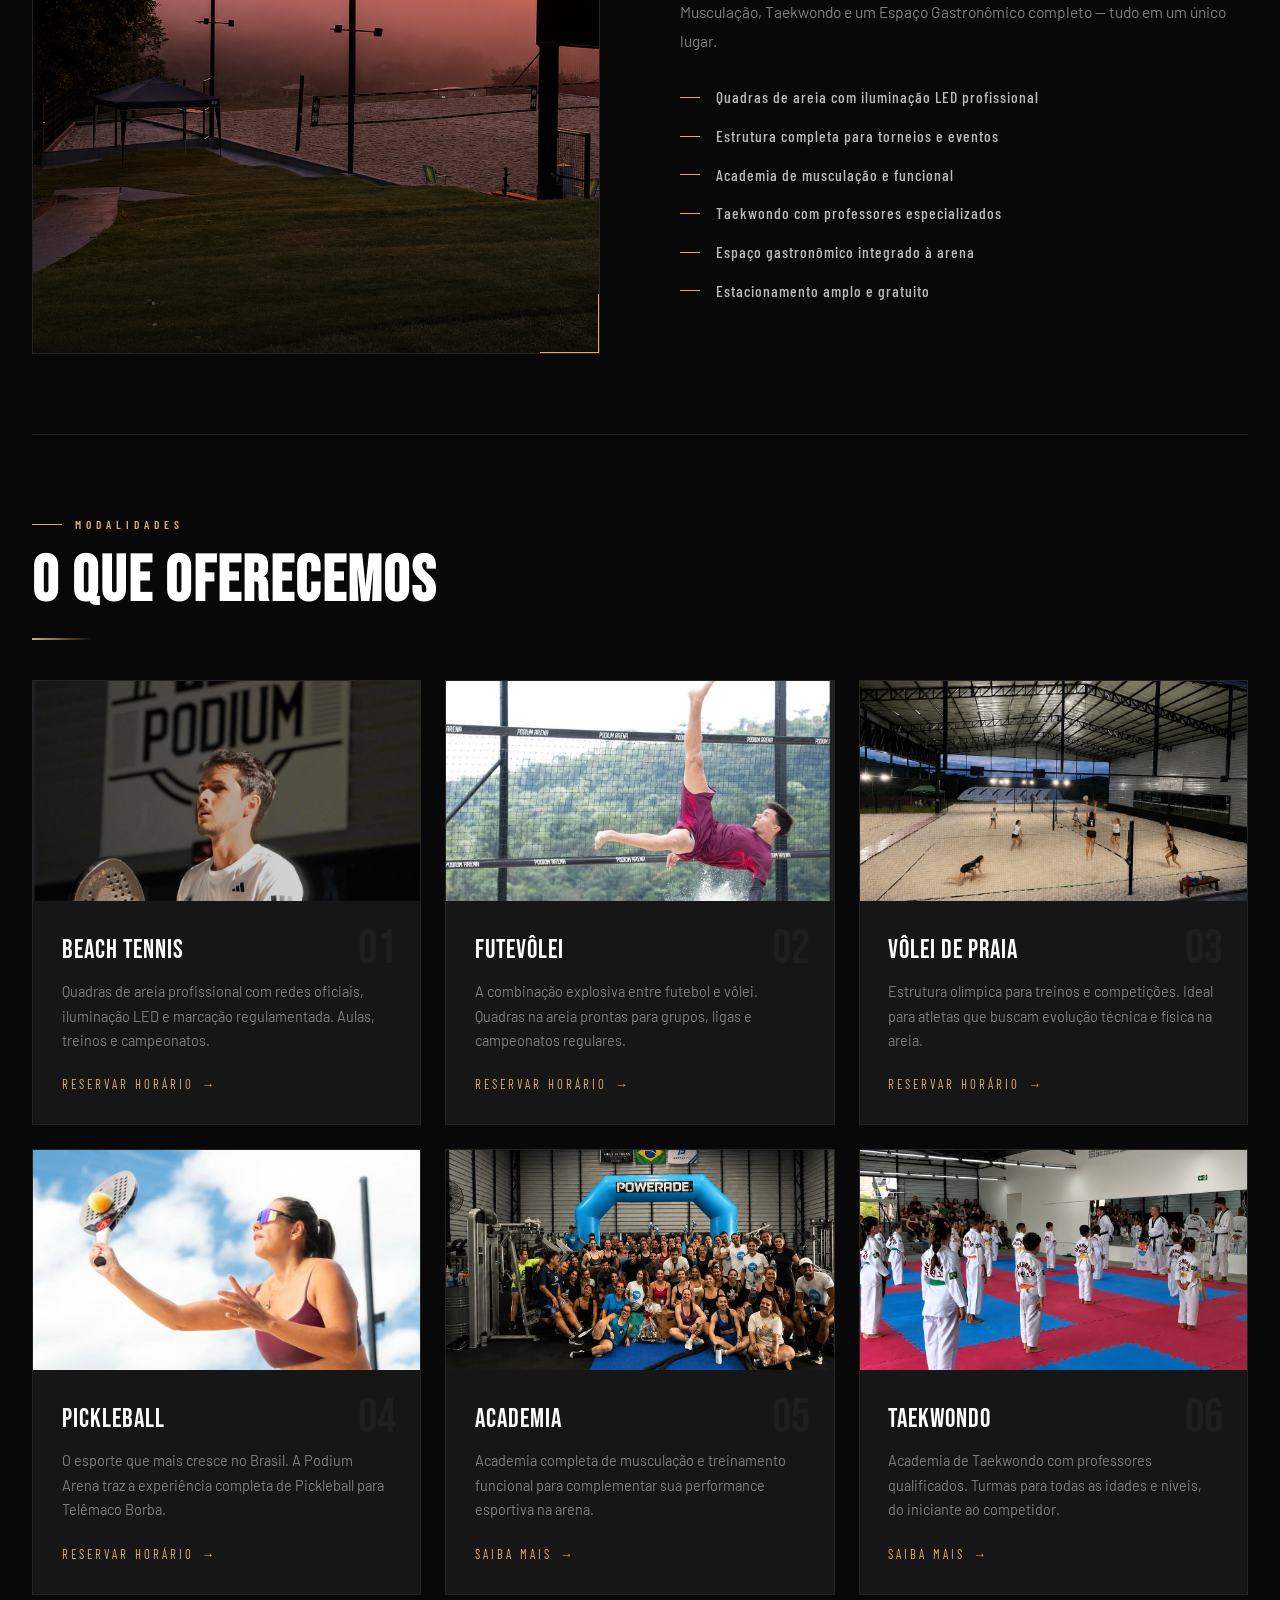
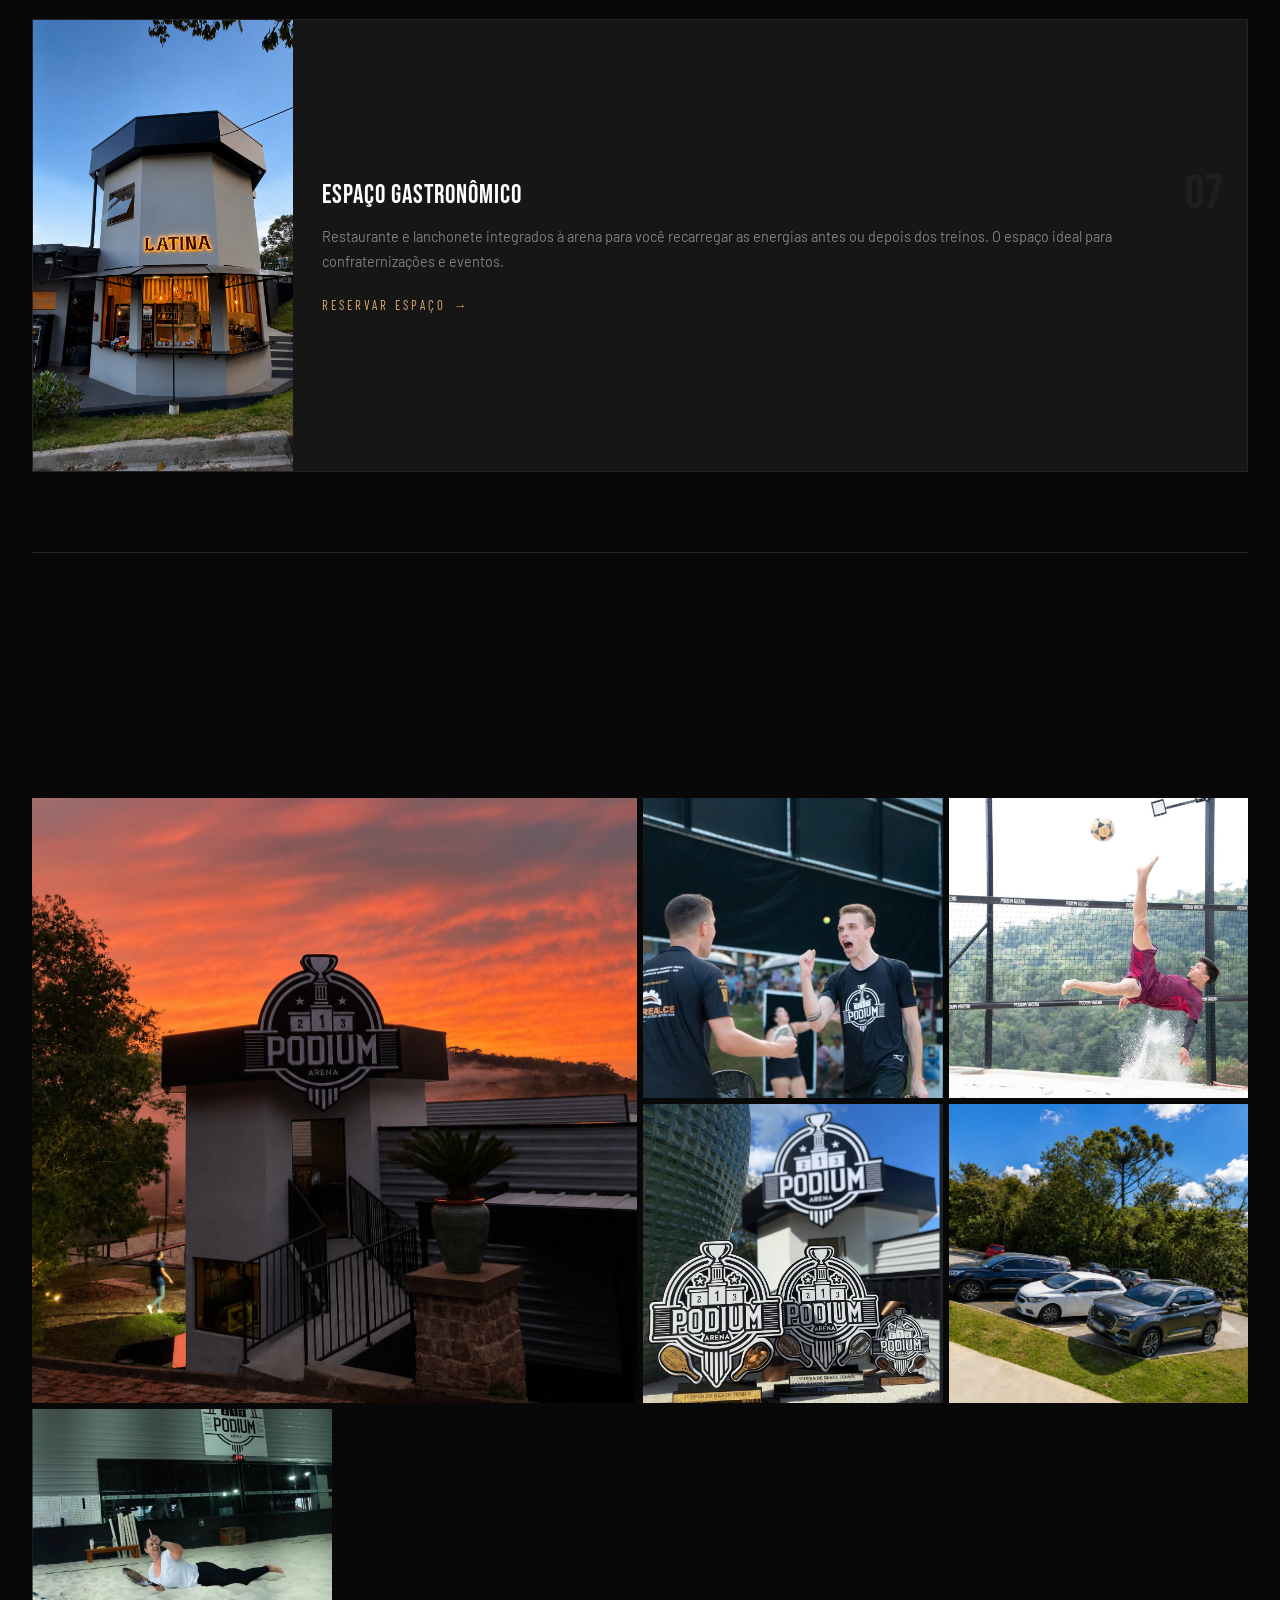
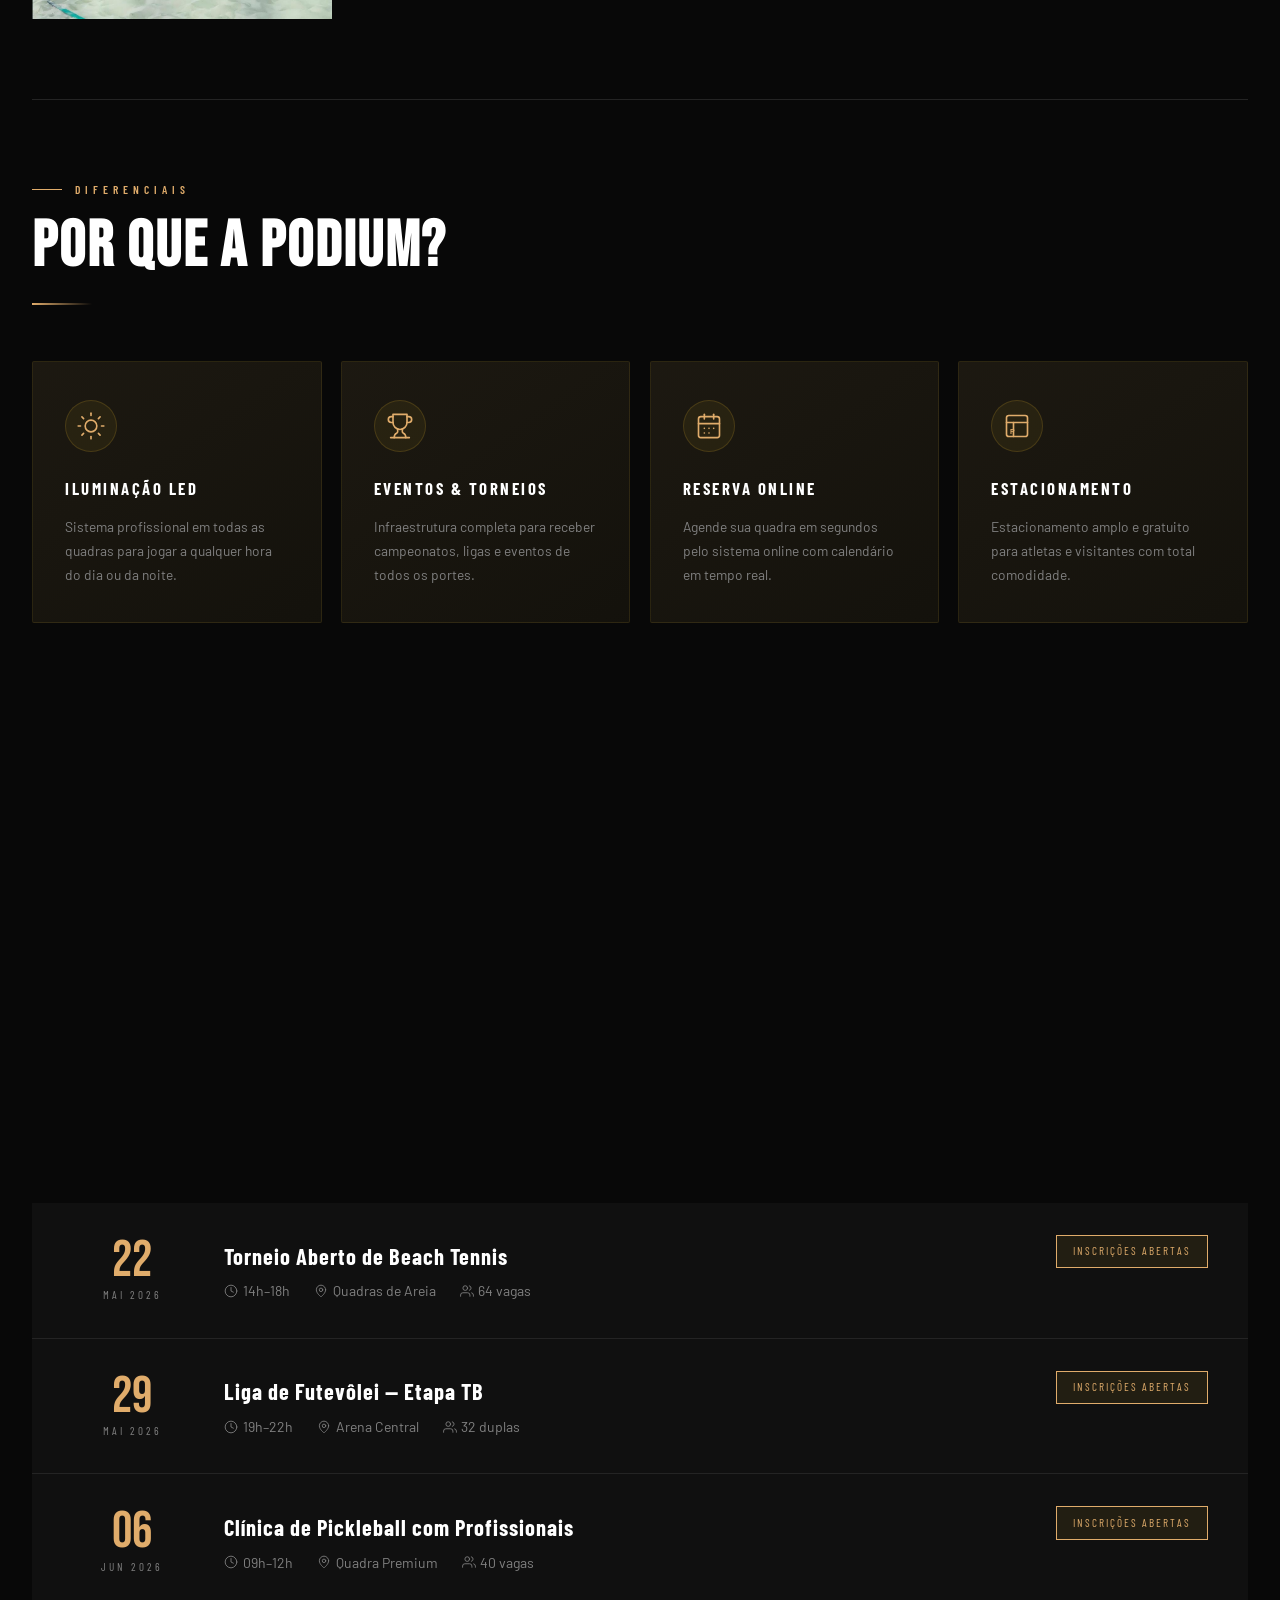
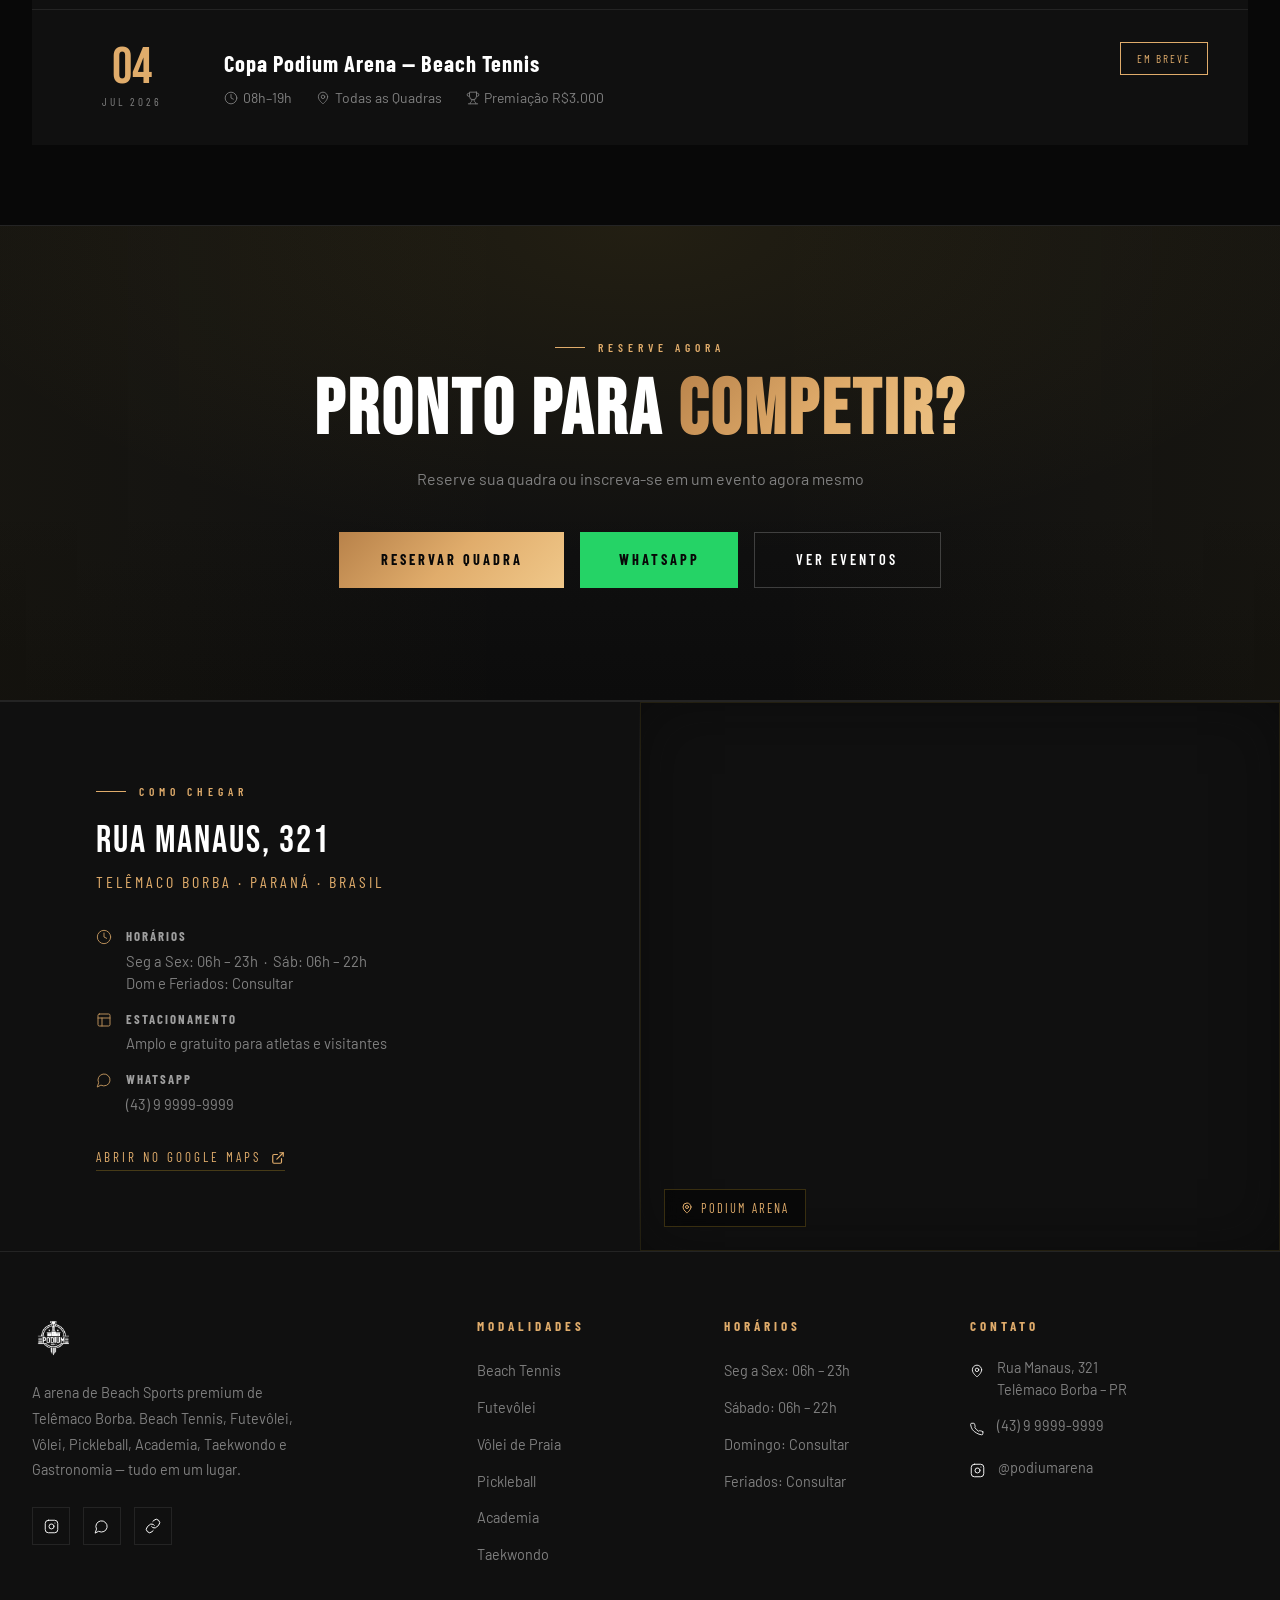
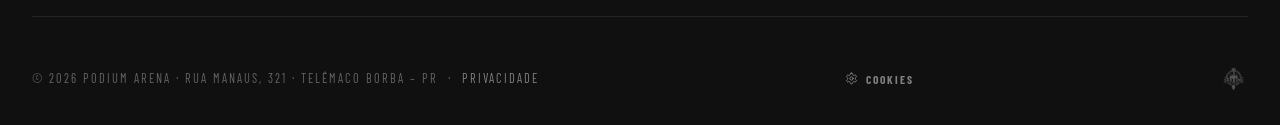
<file: pages/admin.html>
<!DOCTYPE html>
<html lang="pt-BR">
<head>
  <meta charset="UTF-8">
  <meta name="viewport" content="width=device-width, initial-scale=1.0">
  <title>Admin — Podium Arena</title>
  <link rel="preconnect" href="https://fonts.googleapis.com">
  <link href="https://fonts.googleapis.com/css2?family=Bebas+Neue&family=Barlow+Condensed:wght@300;400;500;600;700&family=Barlow:wght@300;400;500;600&display=swap" rel="stylesheet">
  <link rel="stylesheet" href="../css/vars.css">
  <link rel="stylesheet" href="../css/base.css">
  <link rel="stylesheet" href="../css/auth.css">
  <link rel="stylesheet" href="../css/admin.css">
</head>
<body class="admin-page">

<!-- ══════════════════════════════════════
     MODAIS
     ══════════════════════════════════════ -->

<!-- Confirmar ação -->
<div class="admin-modal-overlay" id="modalConfirm">
  <div class="admin-modal" style="max-width:400px">
    <div class="admin-modal-header">
      <h3 id="confirmTitle">Confirmar?</h3>
      <button class="admin-modal-close" onclick="closeModal('modalConfirm')">✕</button>
    </div>
    <div class="admin-modal-body">
      <p id="confirmText" style="color:var(--gray);font-size:.9rem;line-height:1.7"></p>
    </div>
    <div class="admin-modal-footer">
      <button class="btn-admin-secondary" onclick="closeModal('modalConfirm')">Cancelar</button>
      <button class="btn-admin-danger" onclick="confirmAction()">Confirmar</button>
    </div>
  </div>
</div>

<!-- Editar usuário -->
<div class="admin-modal-overlay" id="modalEditUser">
  <div class="admin-modal">
    <div class="admin-modal-header">
      <h3>Editar Usuário</h3>
      <button class="admin-modal-close" onclick="closeModal('modalEditUser')">✕</button>
    </div>
    <div class="admin-modal-body">
      <input type="hidden" id="editUserId">
      <div class="admin-grid-2">
        <div class="admin-field" style="grid-column:1/-1">
          <label>Nome completo</label>
          <input type="text" id="editNome" placeholder="Nome do usuário">
        </div>
        <div class="admin-field" style="grid-column:1/-1">
          <label>E-mail (não editável)</label>
          <input type="email" id="editEmail" readonly style="opacity:.45;cursor:not-allowed">
        </div>
        <div class="admin-field" style="grid-column:1/-1">
          <label>Telefone</label>
          <input type="tel" id="editTel" placeholder="(43) 9 9999-9999">
        </div>
      </div>
    </div>
    <div class="admin-modal-footer">
      <button class="btn-admin-secondary" onclick="closeModal('modalEditUser')">Cancelar</button>
      <button class="btn-admin-primary" onclick="salvarEdicaoUsuario()">Salvar Alterações</button>
    </div>
  </div>
</div>

<!-- Ver inscrições de evento -->
<div class="admin-modal-overlay" id="modalInscricoes">
  <div class="admin-modal">
    <div class="admin-modal-header">
      <h3 id="modalInscTitle" style="font-size:1.2rem">Inscrições</h3>
      <button class="admin-modal-close" onclick="closeModal('modalInscricoes')">✕</button>
    </div>
    <div class="admin-modal-body" id="modalInscListBody" style="max-height:360px;overflow-y:auto"></div>
    <div class="admin-modal-footer">
      <button class="btn-admin-secondary" onclick="closeModal('modalInscricoes')">Fechar</button>
    </div>
  </div>
</div>

<!-- Novo Evento -->
<div class="admin-modal-overlay" id="modalNovoEvento">
  <div class="admin-modal" style="max-width:560px">
    <div class="admin-modal-header">
      <h3 id="novoEventoTitle">Novo Evento</h3>
      <button class="admin-modal-close" onclick="closeModal('modalNovoEvento')">✕</button>
    </div>
    <div class="admin-modal-body">
      <input type="hidden" id="editEventoId">
      <div class="admin-grid-2">
        <div class="admin-field" style="grid-column:1/-1">
          <label>Nome do Evento *</label>
          <input type="text" id="evNome" placeholder="Ex: Copa Podium Arena — Beach Tennis">
        </div>
        <div class="admin-field">
          <label>Data *</label>
          <input type="date" id="evData">
        </div>
        <div class="admin-field">
          <label>Horário</label>
          <input type="text" id="evHora" placeholder="Ex: 08h–19h">
        </div>
        <div class="admin-field">
          <label>Local</label>
          <input type="text" id="evLocal" placeholder="Ex: Quadras de Areia">
        </div>
        <div class="admin-field">
          <label>Vagas</label>
          <input type="number" id="evVagas" placeholder="64" min="1">
        </div>
        <div class="admin-field">
          <label>Preço da Inscrição (R$)</label>
          <input type="number" id="evPreco" placeholder="50.00" min="0" step="0.01">
        </div>
        <div class="admin-field">
          <label>Categoria</label>
          <div class="custom-select-wrap">
            <select id="evCategoria" class="custom-select">
              <option value="beachtennis">Beach Tennis</option>
              <option value="futevolei">Futevôlei</option>
              <option value="volei">Vôlei de Praia</option>
              <option value="pickleball">Pickleball</option>
              <option value="geral">Geral</option>
            </select>
            <span class="custom-select-arrow"><svg xmlns="http://www.w3.org/2000/svg" width="14" height="14" viewBox="0 0 24 24" fill="none" stroke="currentColor" stroke-width="2.5" stroke-linecap="round" stroke-linejoin="round"><polyline points="6 9 12 15 18 9"/></svg></span>
          </div>
        </div>
        <div class="admin-field">
          <label>Status</label>
          <div class="custom-select-wrap">
            <select id="evStatus" class="custom-select">
              <option value="aberto">Inscrições Abertas</option>
              <option value="breve">Em Breve</option>
              <option value="encerrado">Encerrado</option>
            </select>
            <span class="custom-select-arrow"><svg xmlns="http://www.w3.org/2000/svg" width="14" height="14" viewBox="0 0 24 24" fill="none" stroke="currentColor" stroke-width="2.5" stroke-linecap="round" stroke-linejoin="round"><polyline points="6 9 12 15 18 9"/></svg></span>
          </div>
        </div>
        <div class="admin-field" style="grid-column:1/-1">
          <label>Descrição</label>
          <textarea id="evDesc" placeholder="Descrição do evento..." style="min-height:80px;resize:vertical"></textarea>
        </div>
      </div>
    </div>
    <div class="admin-modal-footer">
      <button class="btn-admin-secondary" onclick="closeModal('modalNovoEvento')">Cancelar</button>
      <button class="btn-admin-primary" onclick="salvarEvento()">Salvar Evento</button>
    </div>
  </div>
</div>

<!-- Atualizar Ranking -->
<div class="admin-modal-overlay" id="modalRanking">
  <div class="admin-modal rank-modal-wide">
    <div class="admin-modal-header">
      <div>
        <p class="admin-eyebrow" style="margin-bottom:.2rem">Gestão</p>
        <h3>ATUALIZAR RANKING</h3>
      </div>
      <button class="admin-modal-close" onclick="closeModal('modalRanking')">✕</button>
    </div>
    <div class="admin-modal-body" style="padding:1.5rem">
      <div style="display:grid;grid-template-columns:1fr 1fr;gap:1rem;margin-bottom:1.5rem">
        <div class="admin-field" style="margin:0">
          <label>Modalidade</label>
          <div class="custom-select-wrap">
            <select id="rankModalidade" class="custom-select">
              <option value="beachtennis">Beach Tennis</option>
              <option value="futevolei">Futevôlei</option>
            </select>
            <span class="custom-select-arrow"><svg xmlns="http://www.w3.org/2000/svg" width="14" height="14" viewBox="0 0 24 24" fill="none" stroke="currentColor" stroke-width="2.5" stroke-linecap="round" stroke-linejoin="round"><polyline points="6 9 12 15 18 9"/></svg></span>
          </div>
        </div>
        <div class="admin-field" style="margin:0">
          <label>Categoria</label>
          <div class="custom-select-wrap">
            <select id="rankCategoria" class="custom-select">
              <option value="masculino">Masculino</option>
              <option value="feminino">Feminino</option>
            </select>
            <span class="custom-select-arrow"><svg xmlns="http://www.w3.org/2000/svg" width="14" height="14" viewBox="0 0 24 24" fill="none" stroke="currentColor" stroke-width="2.5" stroke-linecap="round" stroke-linejoin="round"><polyline points="6 9 12 15 18 9"/></svg></span>
          </div>
        </div>
      </div>
      <div class="rank-entries-header">
        <span style="width:32px;text-align:center">#</span>
        <span style="flex:1.4">Dupla</span>
        <span style="flex:1">Clube</span>
        <span style="width:70px;text-align:center">Pts</span>
        <span style="width:50px;text-align:center">V</span>
        <span style="width:50px;text-align:center">D</span>
        <span style="width:32px"></span>
      </div>
      <div id="rankEntradas" style="display:flex;flex-direction:column;gap:.4rem;max-height:360px;overflow-y:auto;padding-right:2px"></div>
      <button class="rank-add-btn" onclick="addRankEntry()">
        <svg xmlns="http://www.w3.org/2000/svg" width="13" height="13" viewBox="0 0 24 24" fill="none" stroke="currentColor" stroke-width="2.5" stroke-linecap="round" stroke-linejoin="round"><line x1="12" x2="12" y1="5" y2="19"/><line x1="5" x2="19" y1="12" y2="12"/></svg>
        Adicionar Dupla
      </button>
    </div>
    <div class="admin-modal-footer">
      <button class="btn-admin-secondary" onclick="closeModal('modalRanking')">Cancelar</button>
      <button class="btn-admin-primary" onclick="salvarRanking()">Salvar Ranking</button>
    </div>
  </div>
</div>

<!-- Toast -->
<div class="admin-toast-wrap" id="adminToastWrap"></div>

<!-- ══════════════════════════════════════
     TOPBAR
     ══════════════════════════════════════ -->
<header class="admin-topbar">

  <a href="../index.html" class="admin-topbar-logo">
    <img data-logo src="../img/logo.png" alt="Podium Arena">
    <div class="admin-topbar-logo-text">
      <strong>PODIUM ARENA</strong>
      <span>Administração</span>
    </div>
  </a>

  <div class="admin-topbar-divider"></div>
  <div class="admin-topbar-badge"><span>Painel Admin</span></div>

  <div class="admin-topbar-right">
    <div class="admin-topbar-user">
      <div class="admin-topbar-avatar" id="adminTopbarAvatar">A</div>
      <span class="admin-topbar-name" id="adminTopbarName">Admin</span>
    </div>
    <a href="../index.html" class="admin-topbar-site">
      <svg xmlns="http://www.w3.org/2000/svg" width="13" height="13" viewBox="0 0 24 24" fill="none" stroke="currentColor" stroke-width="1.5" stroke-linecap="round" stroke-linejoin="round"><path d="m3 9 9-7 9 7v11a2 2 0 0 1-2 2H5a2 2 0 0 1-2-2z"/><polyline points="9 22 9 12 15 12 15 22"/></svg>
      Ver site
    </a>
    <button class="admin-topbar-logout" id="btnAdminLogout">
      <svg xmlns="http://www.w3.org/2000/svg" width="13" height="13" viewBox="0 0 24 24" fill="none" stroke="currentColor" stroke-width="1.5" stroke-linecap="round" stroke-linejoin="round"><path d="M9 21H5a2 2 0 0 1-2-2V5a2 2 0 0 1 2-2h4"/><polyline points="16 17 21 12 16 7"/><line x1="21" x2="9" y1="12" y2="12"/></svg>
      Sair
    </button>
  </div>

  <button class="admin-hamburger" id="adminHamburger" onclick="toggleAdminMenu()">
    <span></span><span></span><span></span>
  </button>

</header>

<!-- ══════════════════════════════════════
     LAYOUT
     ══════════════════════════════════════ -->
<div class="admin-layout">

  <!-- SIDEBAR -->
  <aside class="admin-sidebar" id="adminSidebar">

    <div class="admin-sidebar-section">
      <div class="admin-sidebar-label">Visão Geral</div>
      <button class="admin-nav-item active" data-tab="dashboard">
        <svg xmlns="http://www.w3.org/2000/svg" viewBox="0 0 24 24" fill="none" stroke="currentColor" stroke-width="1.5" stroke-linecap="round" stroke-linejoin="round"><rect width="7" height="9" x="3" y="3" rx="1"/><rect width="7" height="5" x="14" y="3" rx="1"/><rect width="7" height="9" x="14" y="12" rx="1"/><rect width="7" height="5" x="3" y="16" rx="1"/></svg>
        Dashboard
      </button>
    </div>

    <div class="admin-sidebar-section">
      <div class="admin-sidebar-label">Gestão</div>
      <button class="admin-nav-item" data-tab="reservas">
        <svg xmlns="http://www.w3.org/2000/svg" viewBox="0 0 24 24" fill="none" stroke="currentColor" stroke-width="1.5" stroke-linecap="round" stroke-linejoin="round"><rect width="18" height="18" x="3" y="4" rx="2" ry="2"/><line x1="16" x2="16" y1="2" y2="6"/><line x1="8" x2="8" y1="2" y2="6"/><line x1="3" x2="21" y1="10" y2="10"/></svg>
        Reservas
      </button>
      <button class="admin-nav-item" data-tab="usuarios">
        <svg xmlns="http://www.w3.org/2000/svg" viewBox="0 0 24 24" fill="none" stroke="currentColor" stroke-width="1.5" stroke-linecap="round" stroke-linejoin="round"><path d="M17 21v-2a4 4 0 0 0-4-4H5a4 4 0 0 0-4 4v2"/><circle cx="9" cy="7" r="4"/><path d="M23 21v-2a4 4 0 0 0-3-3.87"/><path d="M16 3.13a4 4 0 0 1 0 7.75"/></svg>
        Usuários
      </button>
      <button class="admin-nav-item" data-tab="eventos">
        <svg xmlns="http://www.w3.org/2000/svg" viewBox="0 0 24 24" fill="none" stroke="currentColor" stroke-width="1.5" stroke-linecap="round" stroke-linejoin="round"><path d="M6 9H4.5a2.5 2.5 0 0 1 0-5H6"/><path d="M18 9h1.5a2.5 2.5 0 0 0 0-5H18"/><path d="M4 22h16"/><path d="M10 14.66V17c0 .55-.47.98-.97 1.21C7.85 18.75 7 20.24 7 22"/><path d="M14 14.66V17c0 .55.47.98.97 1.21C16.15 18.75 17 20.24 17 22"/><path d="M18 2H6v7a6 6 0 0 0 12 0V2Z"/></svg>
        Eventos
      </button>
      <button class="admin-nav-item" data-tab="ranking">
        <svg xmlns="http://www.w3.org/2000/svg" viewBox="0 0 24 24" fill="none" stroke="currentColor" stroke-width="1.5" stroke-linecap="round" stroke-linejoin="round"><circle cx="12" cy="8" r="6"/><path d="M15.477 12.89 17 22l-5-3-5 3 1.523-9.11"/></svg>
        Ranking
      </button>
    </div>

    <div class="admin-sidebar-section">
      <div class="admin-sidebar-label">Financeiro</div>
      <button class="admin-nav-item" data-tab="financeiro">
        <svg xmlns="http://www.w3.org/2000/svg" viewBox="0 0 24 24" fill="none" stroke="currentColor" stroke-width="1.5" stroke-linecap="round" stroke-linejoin="round"><line x1="12" x2="12" y1="1" y2="23"/><path d="M17 5H9.5a3.5 3.5 0 0 0 0 7h5a3.5 3.5 0 0 1 0 7H6"/></svg>
        Financeiro
      </button>
    </div>

    <div class="admin-sidebar-footer">
      <a href="painel.html">
        <svg xmlns="http://www.w3.org/2000/svg" viewBox="0 0 24 24" fill="none" stroke="currentColor" stroke-width="1.5" stroke-linecap="round" stroke-linejoin="round"><path d="M20 21v-2a4 4 0 0 0-4-4H8a4 4 0 0 0-4 4v2"/><circle cx="12" cy="7" r="4"/></svg>
        Meu Painel
      </a>
      <button onclick="document.getElementById('btnAdminLogout').click()">
        <svg xmlns="http://www.w3.org/2000/svg" viewBox="0 0 24 24" fill="none" stroke="currentColor" stroke-width="1.5" stroke-linecap="round" stroke-linejoin="round"><path d="M9 21H5a2 2 0 0 1-2-2V5a2 2 0 0 1 2-2h4"/><polyline points="16 17 21 12 16 7"/><line x1="21" x2="9" y1="12" y2="12"/></svg>
        Sair
      </button>
    </div>

  </aside>

  <div class="admin-overlay" id="adminOverlay" onclick="toggleAdminMenu()"></div>

  <!-- CONTEÚDO -->
  <main class="admin-content">

    <!-- ══ DASHBOARD ══ -->
    <section class="admin-section active" id="admin-dashboard">
      <div class="admin-section-header">
        <div>
          <p class="admin-eyebrow">Visão geral</p>
          <h2 class="admin-section-h2">DASHBOARD</h2>
        </div>
      </div>

      <div class="admin-stats">
        <div class="admin-stat">
          <div class="admin-stat-icon"><svg xmlns="http://www.w3.org/2000/svg" viewBox="0 0 24 24" fill="none" stroke="currentColor" stroke-width="1.5" stroke-linecap="round" stroke-linejoin="round"><line x1="12" x2="12" y1="1" y2="23"/><path d="M17 5H9.5a3.5 3.5 0 0 0 0 7h5a3.5 3.5 0 0 1 0 7H6"/></svg></div>
          <div class="admin-stat-value" id="dashTotalRec">R$ 0</div>
          <div class="admin-stat-label">Receita Total</div>
        </div>
        <div class="admin-stat">
          <div class="admin-stat-icon"><svg xmlns="http://www.w3.org/2000/svg" viewBox="0 0 24 24" fill="none" stroke="currentColor" stroke-width="1.5" stroke-linecap="round" stroke-linejoin="round"><rect width="18" height="18" x="3" y="4" rx="2" ry="2"/><line x1="16" x2="16" y1="2" y2="6"/><line x1="8" x2="8" y1="2" y2="6"/><line x1="3" x2="21" y1="10" y2="10"/></svg></div>
          <div class="admin-stat-value" id="dashReservas">0</div>
          <div class="admin-stat-label">Total Reservas</div>
        </div>
        <div class="admin-stat">
          <div class="admin-stat-icon"><svg xmlns="http://www.w3.org/2000/svg" viewBox="0 0 24 24" fill="none" stroke="currentColor" stroke-width="1.5" stroke-linecap="round" stroke-linejoin="round"><path d="M17 21v-2a4 4 0 0 0-4-4H5a4 4 0 0 0-4 4v2"/><circle cx="9" cy="7" r="4"/><path d="M23 21v-2a4 4 0 0 0-3-3.87"/><path d="M16 3.13a4 4 0 0 1 0 7.75"/></svg></div>
          <div class="admin-stat-value" id="dashUsuarios">0</div>
          <div class="admin-stat-label">Usuários Ativos</div>
        </div>
        <div class="admin-stat">
          <div class="admin-stat-icon"><svg xmlns="http://www.w3.org/2000/svg" viewBox="0 0 24 24" fill="none" stroke="currentColor" stroke-width="1.5" stroke-linecap="round" stroke-linejoin="round"><path d="M6 9H4.5a2.5 2.5 0 0 1 0-5H6"/><path d="M18 9h1.5a2.5 2.5 0 0 0 0-5H18"/><path d="M4 22h16"/><path d="M10 14.66V17c0 .55-.47.98-.97 1.21C7.85 18.75 7 20.24 7 22"/><path d="M14 14.66V17c0 .55.47.98.97 1.21C16.15 18.75 17 20.24 17 22"/><path d="M18 2H6v7a6 6 0 0 0 12 0V2Z"/></svg></div>
          <div class="admin-stat-value" id="dashEventosInsc">0</div>
          <div class="admin-stat-label">Inscrições Eventos</div>
        </div>
      </div>

      <div style="display:grid;grid-template-columns:1fr 1fr;gap:1.5rem;margin-bottom:1.5rem">
        <div class="admin-card">
          <div class="admin-card-header"><h3>Receita — Últimos 7 Meses</h3></div>
          <div style="padding:.8rem 0"><div class="mini-bar-chart" id="revenueChart"></div></div>
        </div>
        <div class="admin-card">
          <div class="admin-card-header">
            <h3>Ações Rápidas</h3>
          </div>
          <div style="padding:1.2rem;display:flex;flex-direction:column;gap:.7rem">
            <button class="btn-admin-primary" style="justify-content:center" onclick="adminTab('reservas')">
              <svg xmlns="http://www.w3.org/2000/svg" width="13" height="13" viewBox="0 0 24 24" fill="none" stroke="currentColor" stroke-width="2" stroke-linecap="round" stroke-linejoin="round"><rect width="18" height="18" x="3" y="4" rx="2" ry="2"/><line x1="16" x2="16" y1="2" y2="6"/><line x1="8" x2="8" y1="2" y2="6"/><line x1="3" x2="21" y1="10" y2="10"/></svg>
              Gerenciar Reservas
            </button>
            <button class="btn-admin-secondary" style="justify-content:center" onclick="adminTab('usuarios')">
              <svg xmlns="http://www.w3.org/2000/svg" width="13" height="13" viewBox="0 0 24 24" fill="none" stroke="currentColor" stroke-width="1.5" stroke-linecap="round" stroke-linejoin="round"><path d="M17 21v-2a4 4 0 0 0-4-4H5a4 4 0 0 0-4 4v2"/><circle cx="9" cy="7" r="4"/></svg>
              Ver Usuários
            </button>
            <button class="btn-admin-secondary" style="justify-content:center" onclick="adminTab('financeiro')">
              <svg xmlns="http://www.w3.org/2000/svg" width="13" height="13" viewBox="0 0 24 24" fill="none" stroke="currentColor" stroke-width="1.5" stroke-linecap="round" stroke-linejoin="round"><line x1="12" x2="12" y1="1" y2="23"/><path d="M17 5H9.5a3.5 3.5 0 0 0 0 7h5a3.5 3.5 0 0 1 0 7H6"/></svg>
              Relatório Financeiro
            </button>
          </div>
        </div>
      </div>

      <div style="display:grid;grid-template-columns:1fr 1fr;gap:1.5rem">
        <div class="admin-card">
          <div class="admin-card-header"><h3>Últimas Reservas</h3><button onclick="adminTab('reservas')">Ver todas</button></div>
          <div id="dashLastBookings"></div>
        </div>
        <div class="admin-card">
          <div class="admin-card-header"><h3>Últimos Cadastros</h3><button onclick="adminTab('usuarios')">Ver todos</button></div>
          <div id="dashLastUsers"></div>
        </div>
      </div>
    </section>

    <!-- ══ RESERVAS ══ -->
    <section class="admin-section" id="admin-reservas">
      <div class="admin-section-header">
        <div>
          <p class="admin-eyebrow">Gestão</p>
          <h2 class="admin-section-h2">RESERVAS</h2>
        </div>
      </div>
      <div class="admin-card">
        <div class="admin-card-header">
          <h3>Todas as Reservas</h3>
          <div class="admin-card-toolbar">
            <div class="admin-search">
              <svg xmlns="http://www.w3.org/2000/svg" viewBox="0 0 24 24" fill="none" stroke="currentColor" stroke-width="1.5" stroke-linecap="round" stroke-linejoin="round"><circle cx="11" cy="11" r="8"/><path d="m21 21-4.35-4.35"/></svg>
              <input type="text" id="reservasSearch" placeholder="Buscar usuário ou quadra…">
            </div>
            <select class="admin-filter-select" id="reservasFilter">
              <option value="todas">Todas</option>
              <option value="proximas">Próximas</option>
              <option value="concluidas">Concluídas</option>
              <option value="canceladas">Canceladas</option>
            </select>
          </div>
        </div>
        <div class="admin-table-wrap">
          <table class="admin-table">
            <thead>
              <tr>
                <th>ID</th>
                <th>Usuário / Data</th>
                <th>Quadra</th>
                <th>Valor</th>
                <th>Status</th>
                <th style="text-align:right">Ações</th>
              </tr>
            </thead>
            <tbody id="reservasTableBody"></tbody>
          </table>
        </div>
        <div class="admin-pagination" id="reservasPag"></div>
      </div>
    </section>

    <!-- ══ USUÁRIOS ══ -->
    <section class="admin-section" id="admin-usuarios">
      <div class="admin-section-header">
        <div>
          <p class="admin-eyebrow">Gestão</p>
          <h2 class="admin-section-h2">USUÁRIOS</h2>
        </div>
      </div>
      <div class="admin-card">
        <div class="admin-card-header">
          <h3>Base de Usuários</h3>
          <div class="admin-card-toolbar">
            <div class="admin-search">
              <svg xmlns="http://www.w3.org/2000/svg" viewBox="0 0 24 24" fill="none" stroke="currentColor" stroke-width="1.5" stroke-linecap="round" stroke-linejoin="round"><circle cx="11" cy="11" r="8"/><path d="m21 21-4.35-4.35"/></svg>
              <input type="text" id="usuariosSearch" placeholder="Buscar nome ou e-mail…">
            </div>
            <select class="admin-filter-select" id="usuariosFilter">
              <option value="todos">Todos</option>
              <option value="ativos">Ativos</option>
              <option value="bloqueados">Bloqueados</option>
            </select>
          </div>
        </div>
        <div class="admin-table-wrap">
          <table class="admin-table">
            <thead>
              <tr>
                <th>Usuário</th>
                <th>Telefone</th>
                <th>Cadastro</th>
                <th>Atividade</th>
                <th>Status</th>
                <th style="text-align:right">Ações</th>
              </tr>
            </thead>
            <tbody id="usuariosTableBody"></tbody>
          </table>
        </div>
        <div class="admin-pagination" id="usuariosPag"></div>
      </div>
    </section>

    <!-- ══ EVENTOS ══ -->
    <section class="admin-section" id="admin-eventos">
      <div class="admin-section-header">
        <div>
          <p class="admin-eyebrow">Gestão</p>
          <h2 class="admin-section-h2">EVENTOS</h2>
        </div>
        <button class="btn-admin-primary" onclick="abrirNovoEvento()">
          <svg xmlns="http://www.w3.org/2000/svg" width="13" height="13" viewBox="0 0 24 24" fill="none" stroke="currentColor" stroke-width="2" stroke-linecap="round" stroke-linejoin="round"><line x1="12" x2="12" y1="5" y2="19"/><line x1="5" x2="19" y1="12" y2="12"/></svg>
          Novo Evento
        </button>
      </div>

      <div class="admin-card" style="margin-bottom:1.5rem">
        <div class="admin-card-header">
          <h3>Agenda de Eventos</h3>
          <div class="admin-card-toolbar">
            <div class="admin-search">
              <svg xmlns="http://www.w3.org/2000/svg" viewBox="0 0 24 24" fill="none" stroke="currentColor" stroke-width="1.5" stroke-linecap="round" stroke-linejoin="round"><circle cx="11" cy="11" r="8"/><path d="m21 21-4.35-4.35"/></svg>
              <input type="text" id="eventosSearch" placeholder="Buscar evento…">
            </div>
            <select class="admin-filter-select" id="eventosFilter">
              <option value="todos">Todos</option>
              <option value="aberto">Abertos</option>
              <option value="breve">Em Breve</option>
            </select>
          </div>
        </div>
        <div class="admin-table-wrap">
          <table class="admin-table">
            <thead>
              <tr>
                <th>Evento / Data</th>
                <th>Local</th>
                <th>Inscrições</th>
                <th>Preço</th>
                <th>Status</th>
                <th style="text-align:right">Ações</th>
              </tr>
            </thead>
            <tbody id="eventosTableBody"></tbody>
          </table>
        </div>
      </div>

      <div class="admin-card">
        <div class="admin-card-header"><h3>Inscrições Recentes</h3></div>
        <div class="admin-table-wrap">
          <table class="admin-table">
            <thead>
              <tr>
                <th>Atleta</th>
                <th>Evento / Data</th>
                <th>Valor</th>
                <th>Status</th>
                <th style="text-align:right">Ações</th>
              </tr>
            </thead>
            <tbody id="inscricoesTableBody"></tbody>
          </table>
        </div>
        <div class="admin-pagination" id="inscricoesPag"></div>
      </div>
    </section>

    <!-- ══ FINANCEIRO ══ -->
    <section class="admin-section" id="admin-financeiro">
      <div class="admin-section-header">
        <div>
          <p class="admin-eyebrow">Relatório</p>
          <h2 class="admin-section-h2">FINANCEIRO</h2>
        </div>
      </div>

      <div class="admin-stats" style="margin-bottom:1.5rem">
        <div class="admin-stat">
          <div class="admin-stat-icon"><svg xmlns="http://www.w3.org/2000/svg" viewBox="0 0 24 24" fill="none" stroke="currentColor" stroke-width="1.5" stroke-linecap="round" stroke-linejoin="round"><line x1="12" x2="12" y1="1" y2="23"/><path d="M17 5H9.5a3.5 3.5 0 0 0 0 7h5a3.5 3.5 0 0 1 0 7H6"/></svg></div>
          <div class="admin-stat-value" id="finTotalGeral">R$ 0</div>
          <div class="admin-stat-label">Receita Total</div>
        </div>
        <div class="admin-stat">
          <div class="admin-stat-icon"><svg xmlns="http://www.w3.org/2000/svg" viewBox="0 0 24 24" fill="none" stroke="currentColor" stroke-width="1.5" stroke-linecap="round" stroke-linejoin="round"><rect width="18" height="18" x="3" y="4" rx="2" ry="2"/><line x1="16" x2="16" y1="2" y2="6"/><line x1="8" x2="8" y1="2" y2="6"/><line x1="3" x2="21" y1="10" y2="10"/></svg></div>
          <div class="admin-stat-value" id="finReservas">R$ 0</div>
          <div class="admin-stat-label">Receita Reservas</div>
        </div>
        <div class="admin-stat">
          <div class="admin-stat-icon"><svg xmlns="http://www.w3.org/2000/svg" viewBox="0 0 24 24" fill="none" stroke="currentColor" stroke-width="1.5" stroke-linecap="round" stroke-linejoin="round"><path d="M6 9H4.5a2.5 2.5 0 0 1 0-5H6"/><path d="M18 9h1.5a2.5 2.5 0 0 0 0-5H18"/><path d="M4 22h16"/><path d="M10 14.66V17c0 .55-.47.98-.97 1.21C7.85 18.75 7 20.24 7 22"/><path d="M14 14.66V17c0 .55.47.98.97 1.21C16.15 18.75 17 20.24 17 22"/><path d="M18 2H6v7a6 6 0 0 0 12 0V2Z"/></svg></div>
          <div class="admin-stat-value" id="finEventos">R$ 0</div>
          <div class="admin-stat-label">Receita Eventos</div>
        </div>
        <div class="admin-stat">
          <div class="admin-stat-icon"><svg xmlns="http://www.w3.org/2000/svg" viewBox="0 0 24 24" fill="none" stroke="currentColor" stroke-width="1.5" stroke-linecap="round" stroke-linejoin="round"><polyline points="22 12 18 12 15 21 9 3 6 12 2 12"/></svg></div>
          <div class="admin-stat-value" id="finMesAtual">R$ 0</div>
          <div class="admin-stat-label">Mês Atual</div>
          <div id="finDelta" class="admin-stat-delta"></div>
        </div>
      </div>

      <div class="admin-card" style="margin-bottom:1.5rem">
        <div class="admin-card-header"><h3>Receita — Últimos 7 Meses</h3></div>
        <div style="padding:.8rem 0"><div class="mini-bar-chart" id="revenueChartFin"></div></div>
      </div>

      <div class="admin-card">
        <div class="admin-card-header"><h3>Todas as Transações</h3></div>
        <div id="finTransacoes"></div>
      </div>
    </section>

    <!-- ══ RANKING ══ -->
    <section class="admin-section" id="admin-ranking">
      <div class="admin-section-header">
        <div>
          <p class="admin-eyebrow">Gestão</p>
          <h2 class="admin-section-h2">RANKING</h2>
        </div>
        <button class="btn-admin-primary" onclick="abrirModalRanking()">
          <svg xmlns="http://www.w3.org/2000/svg" width="13" height="13" viewBox="0 0 24 24" fill="none" stroke="currentColor" stroke-width="2" stroke-linecap="round" stroke-linejoin="round"><path d="M17 3a2.85 2.83 0 1 1 4 4L7.5 20.5 2 22l1.5-5.5Z"/></svg>
          Atualizar Ranking
        </button>
      </div>

      <div style="display:grid;grid-template-columns:1fr 1fr;gap:1.2rem;margin-bottom:1.5rem">

        <div class="admin-card">
          <div class="rank-admin-card-header">
            <h3>Beach Tennis — Masculino</h3>
            <button class="btn-rank-edit" onclick="abrirModalRanking('beachtennis','masculino')">
              <svg xmlns="http://www.w3.org/2000/svg" width="11" height="11" viewBox="0 0 24 24" fill="none" stroke="currentColor" stroke-width="2.5" stroke-linecap="round" stroke-linejoin="round"><path d="M17 3a2.85 2.83 0 1 1 4 4L7.5 20.5 2 22l1.5-5.5Z"/></svg>
              Editar
            </button>
          </div>
          <div id="rankBTMasc"></div>
        </div>

        <div class="admin-card">
          <div class="rank-admin-card-header">
            <h3>Beach Tennis — Feminino</h3>
            <button class="btn-rank-edit" onclick="abrirModalRanking('beachtennis','feminino')">
              <svg xmlns="http://www.w3.org/2000/svg" width="11" height="11" viewBox="0 0 24 24" fill="none" stroke="currentColor" stroke-width="2.5" stroke-linecap="round" stroke-linejoin="round"><path d="M17 3a2.85 2.83 0 1 1 4 4L7.5 20.5 2 22l1.5-5.5Z"/></svg>
              Editar
            </button>
          </div>
          <div id="rankBTFem"></div>
        </div>

        <div class="admin-card">
          <div class="rank-admin-card-header">
            <h3>Futevôlei — Masculino</h3>
            <button class="btn-rank-edit" onclick="abrirModalRanking('futevolei','masculino')">
              <svg xmlns="http://www.w3.org/2000/svg" width="11" height="11" viewBox="0 0 24 24" fill="none" stroke="currentColor" stroke-width="2.5" stroke-linecap="round" stroke-linejoin="round"><path d="M17 3a2.85 2.83 0 1 1 4 4L7.5 20.5 2 22l1.5-5.5Z"/></svg>
              Editar
            </button>
          </div>
          <div id="rankFVMasc"></div>
        </div>

        <div class="admin-card">
          <div class="rank-admin-card-header">
            <h3>Futevôlei — Feminino</h3>
            <button class="btn-rank-edit" onclick="abrirModalRanking('futevolei','feminino')">
              <svg xmlns="http://www.w3.org/2000/svg" width="11" height="11" viewBox="0 0 24 24" fill="none" stroke="currentColor" stroke-width="2.5" stroke-linecap="round" stroke-linejoin="round"><path d="M17 3a2.85 2.83 0 1 1 4 4L7.5 20.5 2 22l1.5-5.5Z"/></svg>
              Editar
            </button>
          </div>
          <div id="rankFVFem"></div>
        </div>

      </div>
    </section>

  </main>
</div>

<script src="../js/logo.js"></script>
<script src="../js/auth.js"></script>
<script src="../js/admin.js"></script>
<script src="../js/cookie.js"></script>
</body>
</html>
</file>
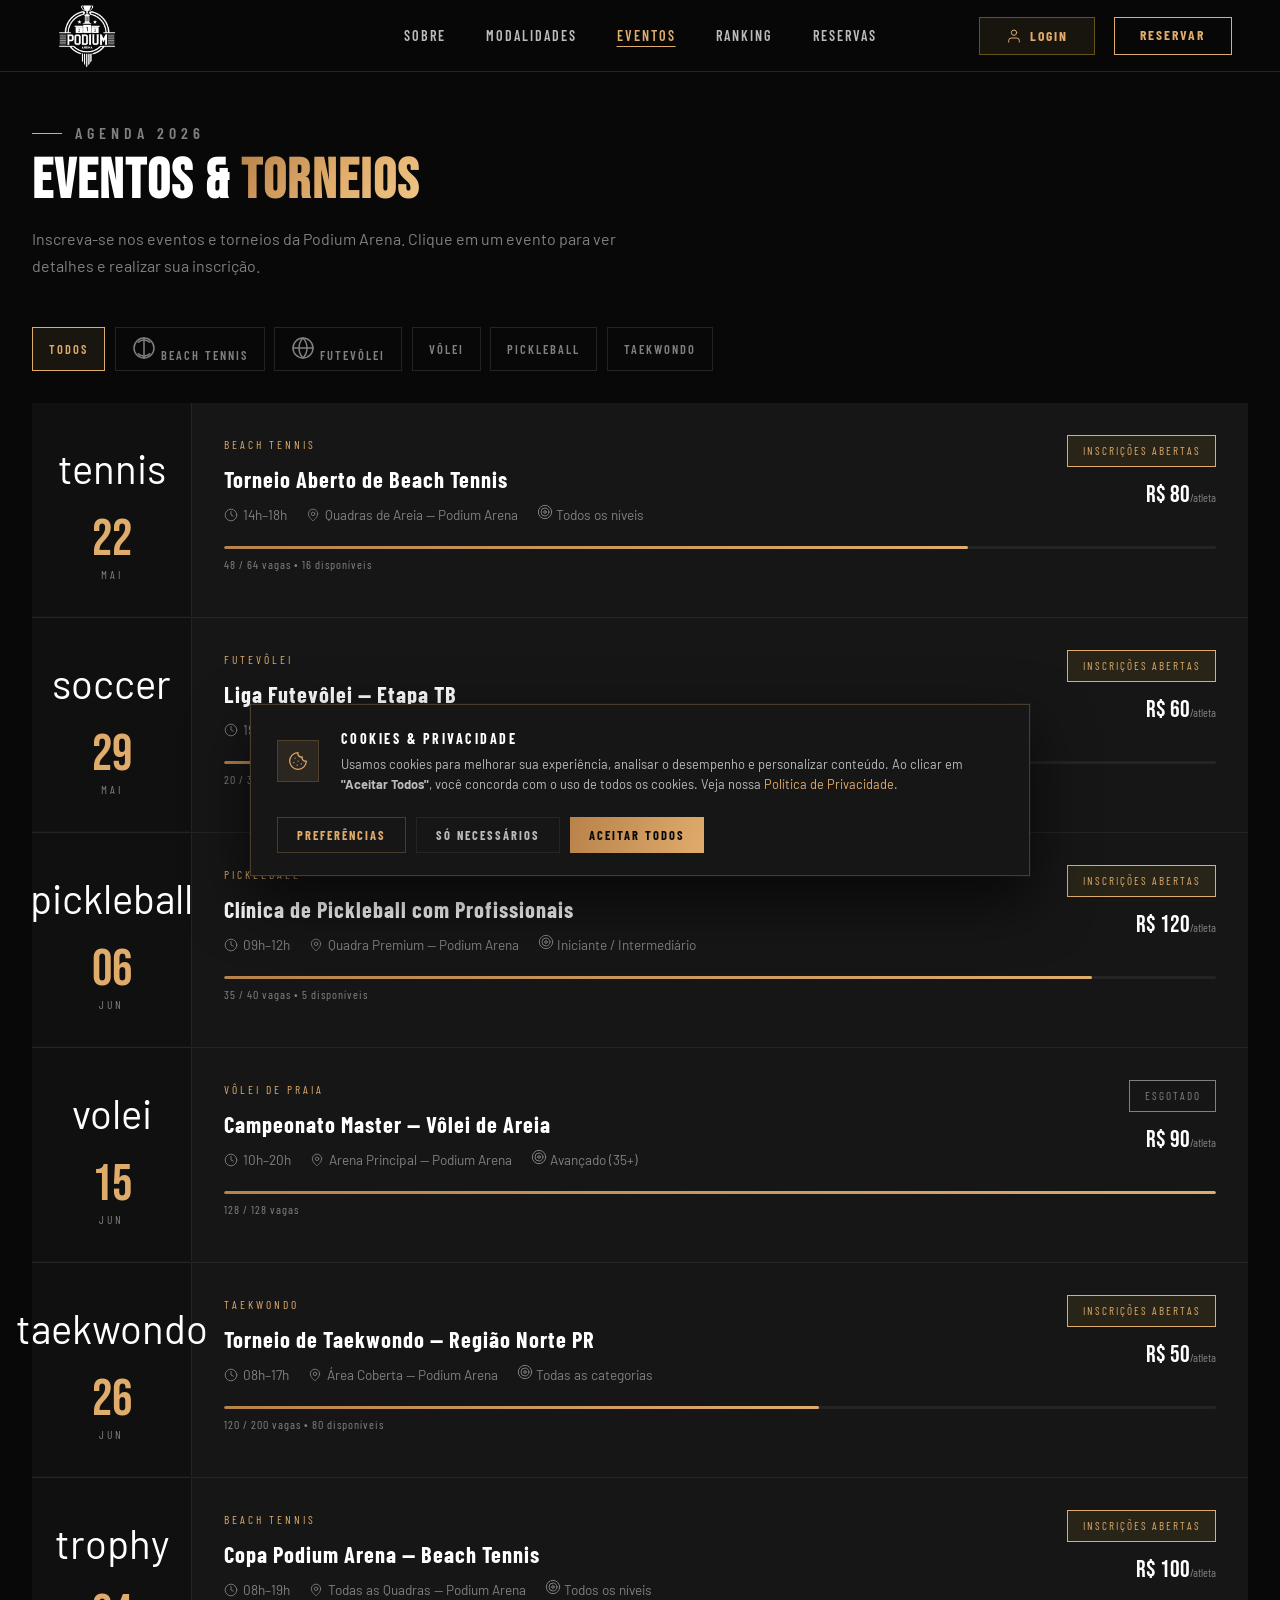
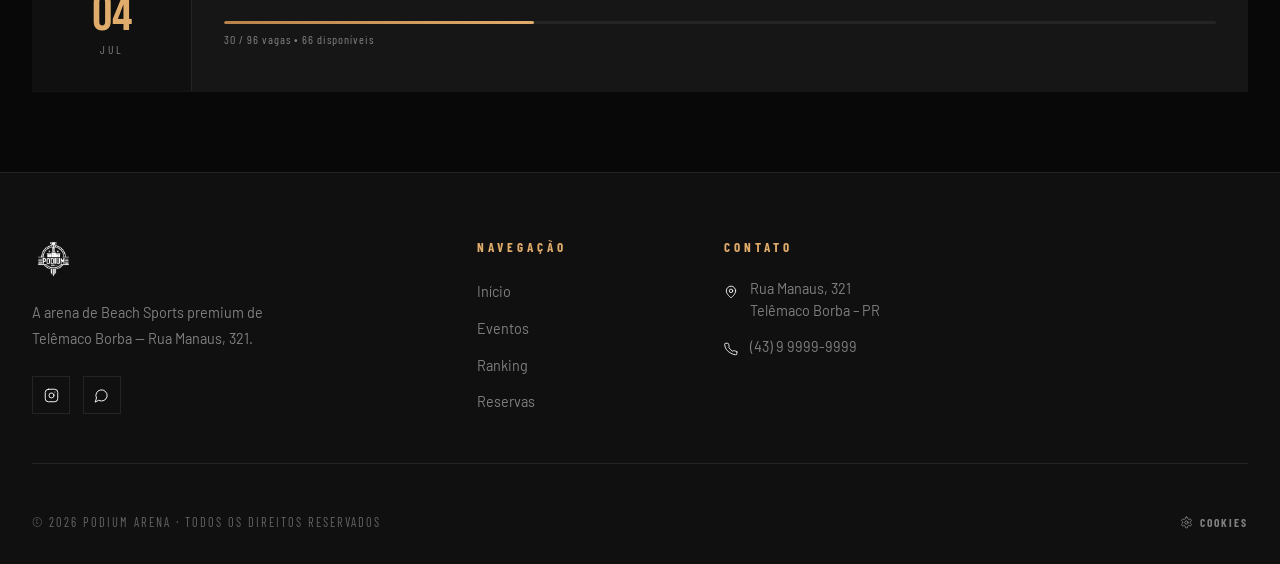
<file: pages/eventos.html>
<!DOCTYPE html>
<html lang="pt-BR">
<head>
<meta charset="UTF-8">
<meta name="viewport" content="width=device-width, initial-scale=1.0">
<title>Eventos — Podium Arena</title>
<link rel="preconnect" href="https://fonts.googleapis.com">
<link href="https://fonts.googleapis.com/css2?family=Bebas+Neue&family=Barlow+Condensed:wght@300;400;500;600;700&family=Barlow:wght@300;400;500;600&display=swap" rel="stylesheet">
<link rel="stylesheet" href="../css/vars.css">
<link rel="stylesheet" href="../css/base.css">
<link rel="stylesheet" href="../css/nav.css">
<link rel="stylesheet" href="../css/auth.css">
<link rel="stylesheet" href="../css/footer.css">
<style>
.page-hero{padding:3rem 2rem 2rem;max-width:var(--max-w);margin:0 auto}
.page-hero .section-eyebrow{margin-bottom:.5rem}
.page-hero h1{font-family:var(--font-display);font-size:clamp(2rem,5vw,3.5rem);letter-spacing:2px;line-height:1;margin-bottom:1rem}
.page-hero p{color:var(--gray);font-size:1rem;max-width:600px}

/* Eventos */
.events-wrap{max-width:var(--max-w);margin:0 auto;padding:1rem 2rem 5rem}
.events-list{display:flex;flex-direction:column;gap:1px;background:var(--border)}

.event-card{
  background:var(--card);display:grid;
  grid-template-columns:160px 1fr;
  cursor:pointer;border-bottom:1px solid transparent;
  transition:all var(--trans-med);
}
.event-card:hover{background:rgba(197,160,40,.04);border-bottom-color:rgba(197,160,40,.2)}
.event-card-left{
  background:var(--dark);padding:2rem 1.5rem;
  display:flex;flex-direction:column;align-items:center;justify-content:center;gap:.8rem;
  border-right:1px solid var(--border);
}
.event-icon{font-size:2.5rem}
.event-date-block{text-align:center}
.event-day{font-family:var(--font-display);font-size:3.2rem;line-height:1;color:var(--gold)}
.event-month{font-family:var(--font-cond);font-size:.72rem;letter-spacing:3px;text-transform:uppercase;color:var(--gray)}
.event-card-body{padding:2rem}
.event-card-top{display:flex;justify-content:space-between;gap:2rem;margin-bottom:1.2rem;flex-wrap:wrap}
.event-card-modal{font-family:var(--font-cond);font-size:.72rem;letter-spacing:3px;text-transform:uppercase;color:var(--gold);margin-bottom:.4rem}
.event-card-name{font-family:var(--font-cond);font-size:1.4rem;font-weight:700;letter-spacing:1px;margin-bottom:.4rem}
.event-card-meta{font-size:.85rem;color:var(--gray);display:flex;gap:1.2rem;flex-wrap:wrap}
.event-card-status-wrap{display:flex;flex-direction:column;align-items:flex-end;gap:.5rem;flex-shrink:0}
.event-status{font-family:var(--font-cond);font-size:.7rem;letter-spacing:2px;text-transform:uppercase;border:1px solid var(--gold);color:var(--gold);padding:.35rem .9rem;white-space:nowrap}
.event-status.open{background:rgba(197,160,40,.1)}
.event-status.closed{border-color:var(--gray);color:var(--gray)}
.event-status.last{border-color:var(--amber);color:var(--amber);background:rgba(245,158,11,.1)}
.event-price{font-family:var(--font-display);font-size:1.5rem;color:var(--white)}
.event-price small{font-family:var(--font-cond);font-size:.75rem;color:var(--gray)}
.event-progress-wrap{display:flex;flex-direction:column;gap:.4rem}
.event-progress-bar{height:3px;background:var(--border);border-radius:2px;overflow:hidden}
.event-progress-fill{height:100%;background:linear-gradient(90deg,var(--gold-dark),var(--gold));border-radius:2px;transition:width .6s}
.event-progress-label{font-family:var(--font-cond);font-size:.75rem;letter-spacing:1px;color:var(--gray)}

/* Modal evento */
.evt-overlay{position:fixed;inset:0;z-index:9000;background:rgba(0,0,0,.88);backdrop-filter:blur(14px);display:flex;align-items:center;justify-content:center;padding:1.5rem;opacity:0;visibility:hidden;transition:opacity .4s,visibility .4s;overflow-y:auto}
.evt-overlay.open{opacity:1;visibility:visible}
.evt-modal{background:var(--card);border:1px solid var(--border);max-width:560px;width:100%;position:relative;transform:translateY(20px);transition:transform .4s var(--ease-out);margin:auto}
.evt-overlay.open .evt-modal{transform:none}
.evt-modal-header{position:relative;padding:2.5rem;border-bottom:1px solid var(--border)}
.evt-modal-icon{font-size:3rem;margin-bottom:.8rem}
.evt-modal-modal{font-family:var(--font-cond);font-size:.72rem;letter-spacing:3px;text-transform:uppercase;color:var(--gold);margin-bottom:.4rem}
.evt-modal-title{font-family:var(--font-display);font-size:2rem;letter-spacing:2px;line-height:1}
.evt-modal-body{padding:2rem 2.5rem}
.evt-detail-grid{display:grid;grid-template-columns:1fr 1fr;gap:1.2rem;margin-bottom:1.8rem}
.evt-detail-item label{font-family:var(--font-cond);font-size:.72rem;letter-spacing:3px;text-transform:uppercase;color:var(--gray);display:block;margin-bottom:.3rem}
.evt-detail-item span{font-family:var(--font-cond);font-size:.98rem;font-weight:600}
.evt-desc{font-size:.92rem;color:var(--gray);line-height:1.8;margin-bottom:1.8rem}
.evt-modal-footer{padding:1.5rem 2.5rem;border-top:1px solid var(--border);display:flex;align-items:center;justify-content:space-between;gap:1rem;flex-wrap:wrap}
.evt-modal-price{font-family:var(--font-display);font-size:2rem;color:var(--gold)}
.evt-modal-price small{font-family:var(--font-cond);font-size:.75rem;color:var(--gray);display:block}

@media(max-width:700px){
  .event-card{grid-template-columns:1fr}
  .event-card-left{flex-direction:row;justify-content:flex-start;padding:1.2rem 1.5rem;border-right:none;border-bottom:1px solid var(--border)}
  .evt-detail-grid{grid-template-columns:1fr}
  .evt-modal-footer{flex-direction:column}
}
</style>
<link rel="stylesheet" href="../css/mobile.css">
</head>
<body>

<!-- AUTH MODAL -->
<div class="modal-overlay" id="authOverlay">
  <div class="auth-modal">

    <button class="modal-close" onclick="closeAuthModal()" aria-label="Fechar">
      <svg viewBox="0 0 24 24" fill="none" stroke="currentColor" stroke-width="2" stroke-linecap="round">
        <line x1="18" y1="6" x2="6" y2="18" />
        <line x1="6" y1="6" x2="18" y2="18" />
      </svg>
    </button>

    <div class="auth-visual">
      <svg class="visual-arcs" viewBox="0 0 400 600" preserveAspectRatio="none">
        <circle cx="200" cy="-80" r="260" stroke-width="1" />
        <circle cx="200" cy="-80" r="340" stroke-width=".5" />
        <circle cx="380" cy="700" r="300" stroke-width=".7" />
      </svg>
      <div class="visual-glow-bl"></div>
      <div class="visual-brand">
        <div class="visual-logo-row">
          <div class="visual-logo-badge">
            <img src="../img/logo.png" alt="Podium Arena" style="width:100%;height:100%;object-fit:contain;">
          </div>
          <span class="visual-arena-name">PODIUM ARENA</span>
        </div>
        <div class="visual-headline">SUA <em>VITÓRIA</em><br>COMEÇA<br>AQUI</div>
        <div class="visual-tags">
          <span class="visual-tag">Beach Tennis</span>
          <span class="visual-tag">Futevôlei</span>
          <span class="visual-tag">Pickleball</span>
          <span class="visual-tag">Academia</span>
          <span class="visual-tag">Taekwondo</span>
        </div>
      </div>
    </div>

    <div class="auth-form-panel">
      <div class="auth-tabs">
        <button class="auth-tab active" data-tab="login">Entrar</button>
        <button class="auth-tab" data-tab="cadastro">Cadastrar</button>
      </div>
      <div class="auth-panels-track">
        <div class="auth-panels-inner" id="authPanelsInner">

          <div class="auth-panel" id="panel-login">
            <div class="panel-heading"><h2>ACESSO</h2><p>Bem-vindo de volta à arena</p></div>
            <form id="loginForm" novalidate style="display:flex;flex-direction:column;gap:1.1rem">
              <div class="field" id="field-loginEmail"><label>E-mail</label><input type="email" id="loginEmail" placeholder="seu@email.com" autocomplete="email"><span class="field-error">E-mail inválido</span></div>
              <div class="field" id="field-loginSenha"><label>Senha</label><div class="field-pw"><input type="password" id="loginSenha" placeholder="••••••••" autocomplete="current-password"><button type="button" class="toggle-pw" onclick="togglePw('loginSenha')" aria-label="Mostrar senha"><svg viewBox="0 0 24 24" fill="none" stroke="currentColor" stroke-width="1.8" stroke-linecap="round"><path d="M1 12s4-8 11-8 11 8 11 8-4 8-11 8-11-8-11-8z"/><circle cx="12" cy="12" r="3"/></svg></button></div><span class="field-error">Senha incorreta</span></div>
              <div class="login-extras"><label class="remember-label"><input type="checkbox" id="loginRemember"> Lembrar acesso</label><a href="#" class="forgot-link" onclick="event.preventDefault()">Esqueci a senha</a></div>
              <button type="submit" class="btn-auth">Entrar na Arena</button>
            </form>
            <div class="auth-divider">ou</div>
            <button class="btn-google" onclick="alert('Login social em breve!')">
              <svg viewBox="0 0 24 24" fill="none"><path d="M22.56 12.25c0-.78-.07-1.53-.2-2.25H12v4.26h5.92c-.26 1.37-1.04 2.53-2.21 3.31v2.77h3.57c2.08-1.92 3.28-4.74 3.28-8.09z" fill="#4285F4"/><path d="M12 23c2.97 0 5.46-.98 7.28-2.66l-3.57-2.77c-.98.66-2.23 1.06-3.71 1.06-2.86 0-5.29-1.93-6.16-4.53H2.18v2.84C3.99 20.53 7.7 23 12 23z" fill="#34A853"/><path d="M5.84 14.09c-.22-.66-.35-1.36-.35-2.09s.13-1.43.35-2.09V7.07H2.18C1.43 8.55 1 10.22 1 12s.43 3.45 1.18 4.93l2.85-2.22.81-.62z" fill="#FBBC05"/><path d="M12 5.38c1.62 0 3.06.56 4.21 1.64l3.15-3.15C17.45 2.09 14.97 1 12 1 7.7 1 3.99 3.47 2.18 7.07l3.66 2.84c.87-2.6 3.3-4.53 6.16-4.53z" fill="#EA4335"/></svg>
              Continuar com Google
            </button>
            <p class="auth-terms">Ao entrar, você aceita os <a href="#">Termos de Uso</a> e a <a href="#">Política de Privacidade</a> da Podium Arena.</p>
          </div>

          <div class="auth-panel" id="panel-cadastro">
            <div class="panel-heading"><h2>CADASTRO</h2><p>Junte-se à arena — é gratuito</p></div>
            <form id="cadForm" novalidate style="display:flex;flex-direction:column;gap:1.1rem">
              <div class="field" id="field-cadNome"><label>Nome Completo</label><input type="text" id="cadNome" placeholder="João da Silva" autocomplete="name"><span class="field-error">Nome muito curto</span></div>
              <div class="field-row">
                <div class="field" id="field-cadEmail"><label>E-mail</label><input type="email" id="cadEmail" placeholder="seu@email.com"><span class="field-error">E-mail inválido</span></div>
                <div class="field" id="field-cadTel"><label>Telefone</label><input type="tel" id="cadTel" placeholder="(43) 9 9000-0000"><span class="field-error">Telefone inválido</span></div>
              </div>
              <div class="field-row">
                <div class="field" id="field-cadCPF"><label>CPF</label><input type="text" id="cadCPF" placeholder="000.000.000-00" maxlength="14"><span class="field-error">CPF inválido (11 dígitos)</span></div>
                <div class="field" id="field-cadNasc"><label>Nascimento</label><input type="date" id="cadNasc"><span class="field-error">Informe a data</span></div>
              </div>
              <div class="field-row">
                <div class="field" id="field-cadSenha"><label>Senha</label><div class="field-pw"><input type="password" id="cadSenha" placeholder="Mín. 6 chars"><button type="button" class="toggle-pw" onclick="togglePw('cadSenha')" aria-label="Mostrar senha"><svg viewBox="0 0 24 24" fill="none" stroke="currentColor" stroke-width="1.8" stroke-linecap="round"><path d="M1 12s4-8 11-8 11 8 11 8-4 8-11 8-11-8-11-8z"/><circle cx="12" cy="12" r="3"/></svg></button></div><span class="field-error">Mínimo 6 caracteres</span></div>
                <div class="field" id="field-cadConf"><label>Confirmar</label><div class="field-pw"><input type="password" id="cadConf" placeholder="Repetir senha"><button type="button" class="toggle-pw" onclick="togglePw('cadConf')" aria-label="Mostrar senha"><svg viewBox="0 0 24 24" fill="none" stroke="currentColor" stroke-width="1.8" stroke-linecap="round"><path d="M1 12s4-8 11-8 11 8 11 8-4 8-11 8-11-8-11-8z"/><circle cx="12" cy="12" r="3"/></svg></button></div><span class="field-error">Senhas não conferem</span></div>
              </div>
              <button type="submit" class="btn-auth">Criar Conta Grátis</button>
            </form>
            <p class="auth-terms">Ao cadastrar, você aceita os <a href="#">Termos de Uso</a> e a <a href="#">Política de Privacidade</a>.</p>
          </div>

        </div>
      </div>
    </div>

  </div>
</div>

<!-- EVENTO MODAL -->
<div class="evt-overlay" id="evtOverlay">
  <div class="evt-modal">
    <button class="modal-close" onclick="closeEventModal()" style="top:1rem;right:1rem">&#x2715;</button>
    <div class="evt-modal-header">
      <div class="evt-modal-icon" id="evtModalIcon"><svg xmlns="http://www.w3.org/2000/svg" width="36" height="36" viewBox="0 0 24 24" fill="none" stroke="currentColor" stroke-width="1.2" stroke-linecap="round" stroke-linejoin="round"><path d="M6 9H4.5a2.5 2.5 0 0 1 0-5H6"/><path d="M18 9h1.5a2.5 2.5 0 0 0 0-5H18"/><path d="M4 22h16"/><path d="M10 14.66V17c0 .55-.47.98-.97 1.21C7.85 18.75 7 20.24 7 22"/><path d="M14 14.66V17c0 .55.47.98.97 1.21C16.15 18.75 17 20.24 17 22"/><path d="M18 2H6v7a6 6 0 0 0 12 0V2Z"/></svg></div>
      <div class="evt-modal-modal" id="evtModalModal">Modalidade</div>
      <div class="evt-modal-title" id="evtModalTitle">Nome do Evento</div>
    </div>
    <div class="evt-modal-body">
      <div class="evt-detail-grid">
        <div class="evt-detail-item"><label style="display:inline-flex;align-items:center;gap:.3rem"><svg xmlns="http://www.w3.org/2000/svg" width="14" height="14" viewBox="0 0 24 24" fill="none" stroke="currentColor" stroke-width="1.5" stroke-linecap="round" stroke-linejoin="round"><rect width="18" height="18" x="3" y="4" rx="2" ry="2"/><line x1="16" x2="16" y1="2" y2="6"/><line x1="8" x2="8" y1="2" y2="6"/><line x1="3" x2="21" y1="10" y2="10"/></svg> Data</label><span id="evtModalDate">—</span></div>
        <div class="evt-detail-item"><label style="display:inline-flex;align-items:center;gap:.3rem"><svg xmlns="http://www.w3.org/2000/svg" width="14" height="14" viewBox="0 0 24 24" fill="none" stroke="currentColor" stroke-width="1.5" stroke-linecap="round" stroke-linejoin="round"><circle cx="12" cy="12" r="10"/><polyline points="12 6 12 12 16 14"/></svg> Horário</label><span id="evtModalHora">—</span></div>
        <div class="evt-detail-item"><label style="display:inline-flex;align-items:center;gap:.3rem"><svg xmlns="http://www.w3.org/2000/svg" width="14" height="14" viewBox="0 0 24 24" fill="none" stroke="currentColor" stroke-width="1.5" stroke-linecap="round" stroke-linejoin="round"><path d="M20 10c0 6-8 12-8 12s-8-6-8-12a8 8 0 0 1 16 0Z"/><circle cx="12" cy="10" r="3"/></svg> Local</label><span id="evtModalLocal">—</span></div>
        <div class="evt-detail-item"><label><svg xmlns="http://www.w3.org/2000/svg" width="16" height="16" viewBox="0 0 24 24" fill="none" stroke="currentColor" stroke-width="1.5" stroke-linecap="round" stroke-linejoin="round"><circle cx="12" cy="12" r="10"/><circle cx="12" cy="12" r="6"/><circle cx="12" cy="12" r="2"/></svg> Nível</label><span id="evtModalNivel">—</span></div>
      </div>
      <p class="evt-desc" id="evtModalDesc">—</p>
      <div style="margin-bottom:1rem">
        <div style="display:flex;justify-content:space-between;font-family:var(--font-cond);font-size:.78rem;letter-spacing:2px;text-transform:uppercase;color:var(--gray);margin-bottom:.5rem">
          <span>Inscrições</span>
          <span id="evtModalVagas">—</span>
        </div>
        <div style="height:4px;background:var(--border);border-radius:2px;overflow:hidden">
          <div id="evtModalFill" style="height:100%;background:linear-gradient(90deg,var(--gold-dark),var(--gold));border-radius:2px;transition:width .6s;width:0%"></div>
        </div>
      </div>
    </div>
    <div class="evt-modal-footer">
      <div>
        <div class="evt-modal-price" id="evtModalPreco">R$ 0,00</div>
        <small style="font-family:var(--font-cond);font-size:.72rem;letter-spacing:2px;text-transform:uppercase;color:var(--gray)">Por atleta</small>
      </div>
      <div style="display:flex;gap:.8rem">
        <button class="btn-outline" id="btnFecharEvt">Fechar</button>
        <button class="btn-gold" id="btnInscrever">Inscrever-se</button>
      </div>
    </div>
  </div>
</div>

<!-- MOBILE MENU -->
<div class="mobile-menu" id="mobileMenu">
  <a href="../index.html" onclick="toggleMenu()">Início</a>
  <a href="../index.html#sobre" onclick="toggleMenu()">Sobre</a>
  <a href="../index.html#modalidades" onclick="toggleMenu()">Modalidades</a>
  <a href="eventos.html" onclick="toggleMenu()">Eventos</a>
  <a href="ranking.html" onclick="toggleMenu()">Ranking</a>
  <a href="reservas.html" onclick="toggleMenu()">Reservas</a>
</div>

<!-- NAV -->
<nav id="mainNav" class="scrolled">
  <a href="../index.html" class="nav-logo"><img data-logo src="../img/logo.png" alt="Podium Arena"></a>
  <ul class="nav-links">
    <li><a href="../index.html#sobre">Sobre</a></li>
    <li><a href="../index.html#modalidades">Modalidades</a></li>
    <li><a href="eventos.html" class="active">Eventos</a></li>
    <li><a href="ranking.html">Ranking</a></li>
    <li><a href="reservas.html">Reservas</a></li>
  </ul>
  <div class="nav-right">
    <a href="reservas.html" class="nav-cta">Reservar</a>
  </div>
  <button class="mobile-toggle" id="menuToggle" onclick="toggleMenu()">
    <span></span><span></span><span></span>
  </button>
</nav>

<!-- PAGE HERO -->
<div class="page-hero">
  <p class="section-eyebrow">Agenda 2026</p>
  <h1>EVENTOS & <span style="background:linear-gradient(135deg,var(--gold-dark),var(--gold),var(--gold-light));-webkit-background-clip:text;-webkit-text-fill-color:transparent;background-clip:text">TORNEIOS</span></h1>
  <p>Inscreva-se nos eventos e torneios da Podium Arena. Clique em um evento para ver detalhes e realizar sua inscrição.</p>
</div>

<!-- EVENTOS LIST -->
<div class="events-wrap">

  <!-- Filtros -->
  <div class="filter-bar" style="margin-bottom:2rem">
    <button class="filter-btn active" data-cat="todos">Todos</button>
    <button class="filter-btn" data-cat="beachtennis"><svg xmlns="http://www.w3.org/2000/svg" width="24" height="24" viewBox="0 0 24 24" fill="none" stroke="currentColor" stroke-width="1.5" stroke-linecap="round" stroke-linejoin="round"><circle cx="12" cy="12" r="10"/><path d="M6.3 6.3a8 8 0 0 1 11.4 0"/><path d="M6.3 17.7a8 8 0 0 0 11.4 0"/><path d="M12 2v20"/></svg> Beach Tennis</button>
    <button class="filter-btn" data-cat="futevolei"><svg xmlns="http://www.w3.org/2000/svg" width="24" height="24" viewBox="0 0 24 24" fill="none" stroke="currentColor" stroke-width="1.5" stroke-linecap="round" stroke-linejoin="round"><circle cx="12" cy="12" r="10"/><path d="M12 2a14.5 14.5 0 0 0 0 20 14.5 14.5 0 0 0 0-20"/><path d="M2 12h20"/></svg> Futevôlei</button>
    <button class="filter-btn" data-cat="volei">Vôlei</button>
    <button class="filter-btn" data-cat="pickleball">Pickleball</button>
    <button class="filter-btn" data-cat="taekwondo">Taekwondo</button>
  </div>

  <div class="events-list" id="eventsList"></div>

</div>

<!-- FOOTER -->
<div class="footer-wrap">
  <footer>
    <div class="footer-top">
      <div class="footer-brand">
        <img data-logo src="../img/logo.png" alt="Podium Arena">
        <p>A arena de Beach Sports premium de Telêmaco Borba — Rua Manaus, 321.</p>
        <div class="footer-social">
          <a href="https://www.instagram.com/podiumarena/" class="soc-link" target="_blank"><svg xmlns="http://www.w3.org/2000/svg" width="15" height="15" viewBox="0 0 24 24" fill="none" stroke="currentColor" stroke-width="1.5" stroke-linecap="round" stroke-linejoin="round"><rect width="20" height="20" x="2" y="2" rx="5" ry="5"/><path d="M16 11.37A4 4 0 1 1 12.63 8 4 4 0 0 1 16 11.37z"/><line x1="17.5" x2="17.51" y1="6.5" y2="6.5"/></svg></a>
          <a href="https://wa.me/5543999999999" class="soc-link" target="_blank"><svg xmlns="http://www.w3.org/2000/svg" width="15" height="15" viewBox="0 0 24 24" fill="none" stroke="currentColor" stroke-width="1.5" stroke-linecap="round" stroke-linejoin="round"><path d="M7.9 20A9 9 0 1 0 4 16.1L2 22Z"/></svg></a>
        </div>
      </div>
      <div class="footer-col">
        <h4>Navegação</h4>
        <ul>
          <li><a href="../index.html">Início</a></li>
          <li><a href="eventos.html">Eventos</a></li>
          <li><a href="ranking.html">Ranking</a></li>
          <li><a href="reservas.html">Reservas</a></li>
        </ul>
      </div>
      <div class="footer-col">
        <h4>Contato</h4>
        <div class="footer-contact-item"><span class="icon"><svg xmlns="http://www.w3.org/2000/svg" width="14" height="14" viewBox="0 0 24 24" fill="none" stroke="currentColor" stroke-width="1.5" stroke-linecap="round" stroke-linejoin="round"><path d="M20 10c0 6-8 12-8 12s-8-6-8-12a8 8 0 0 1 16 0Z"/><circle cx="12" cy="10" r="3"/></svg></span><p>Rua Manaus, 321<br>Telêmaco Borba – PR</p></div>
        <div class="footer-contact-item"><span class="icon"><svg xmlns="http://www.w3.org/2000/svg" width="14" height="14" viewBox="0 0 24 24" fill="none" stroke="currentColor" stroke-width="1.5" stroke-linecap="round" stroke-linejoin="round"><path d="M22 16.92v3a2 2 0 0 1-2.18 2 19.79 19.79 0 0 1-8.63-3.07A19.5 19.5 0 0 1 4.15 13a19.79 19.79 0 0 1-3.07-8.67A2 2 0 0 1 3 2.18h3a2 2 0 0 1 2 1.72 12.84 12.84 0 0 0 .7 2.81 2 2 0 0 1-.45 2.11L8.09 9a16 16 0 0 0 6.91 6.91l.44-.44a2 2 0 0 1 2.11-.45 12.84 12.84 0 0 0 2.81.7A2 2 0 0 1 22 16.92z"/></svg></span><p><a href="https://wa.me/5543999999999">(43) 9 9999-9999</a></p></div>
      </div>
    </div>
    <div class="footer-bottom">
      <p class="footer-copy">© 2026 Podium Arena · Todos os direitos reservados</p>
    </div>
  </footer>
</div>

<script src="../js/logo.js"></script>
<script src="../js/main.js"></script>
<script src="../js/auth.js"></script>
<script src="../js/eventos.js"></script>
<!-- Adicionar filter-btn ao css inline pois está no sections.css -->
<style>
.filter-bar{display:flex;gap:.6rem;flex-wrap:wrap}
.filter-btn{font-family:var(--font-cond);font-size:.78rem;font-weight:600;letter-spacing:2px;text-transform:uppercase;background:transparent;border:1px solid var(--border);color:var(--gray);padding:.5rem 1rem;cursor:pointer;transition:all var(--trans-fast)}
.filter-btn:hover,.filter-btn.active{border-color:var(--gold);color:var(--gold);background:var(--gold-faint)}
</style>
<script src="../js/cookie.js"></script>
</body>
</html>
</file>
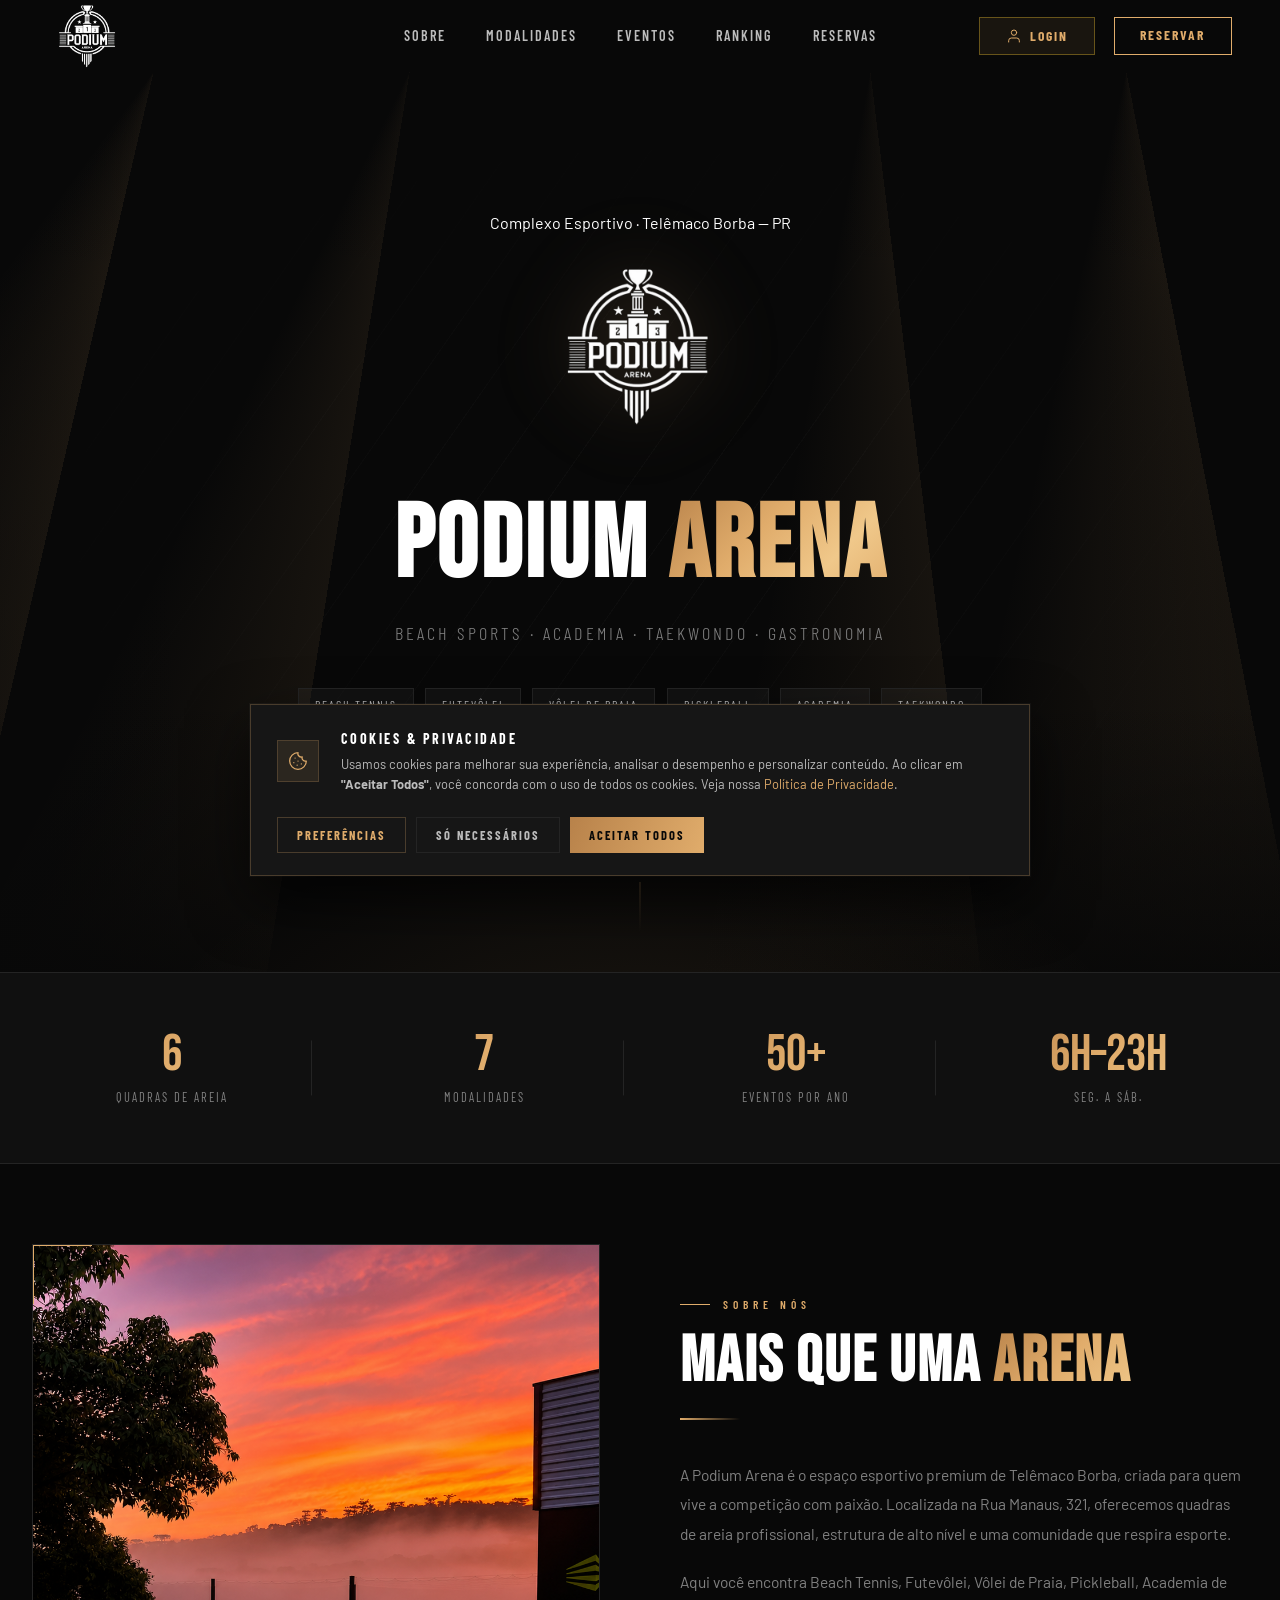
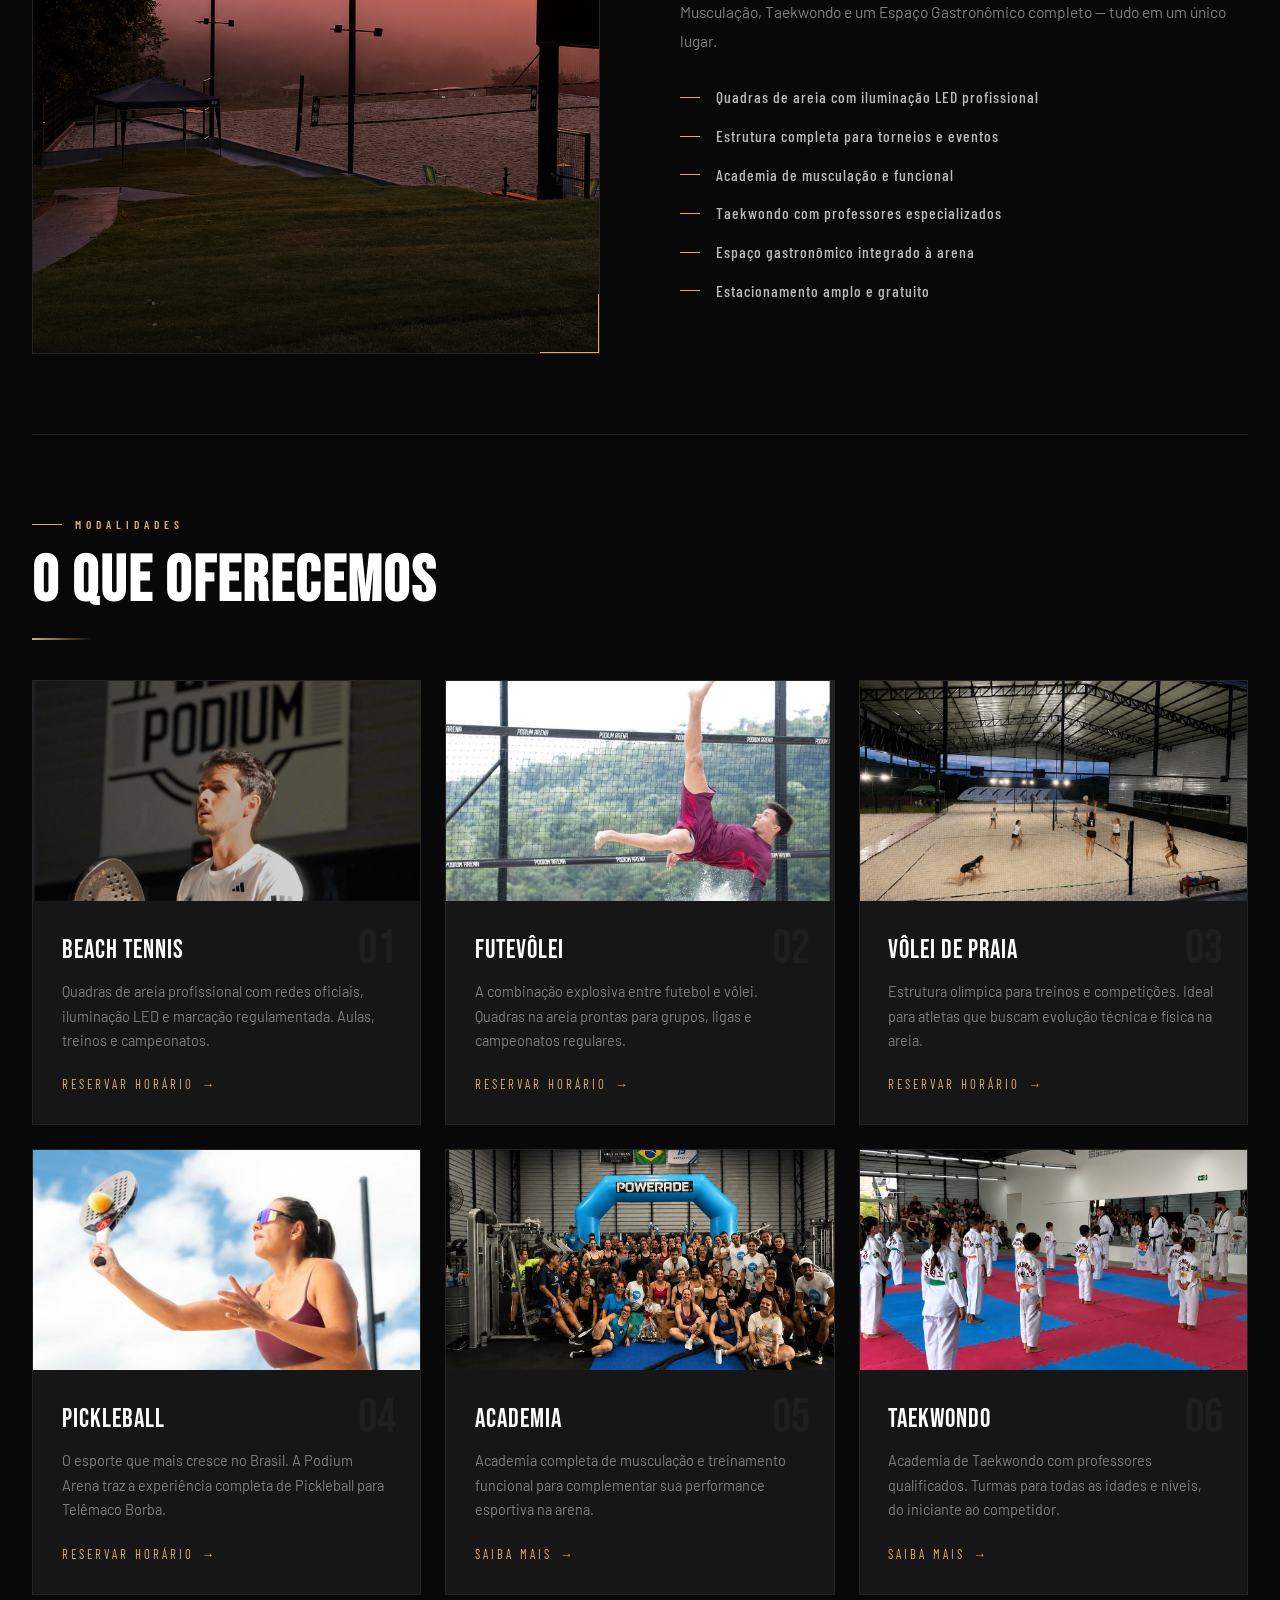
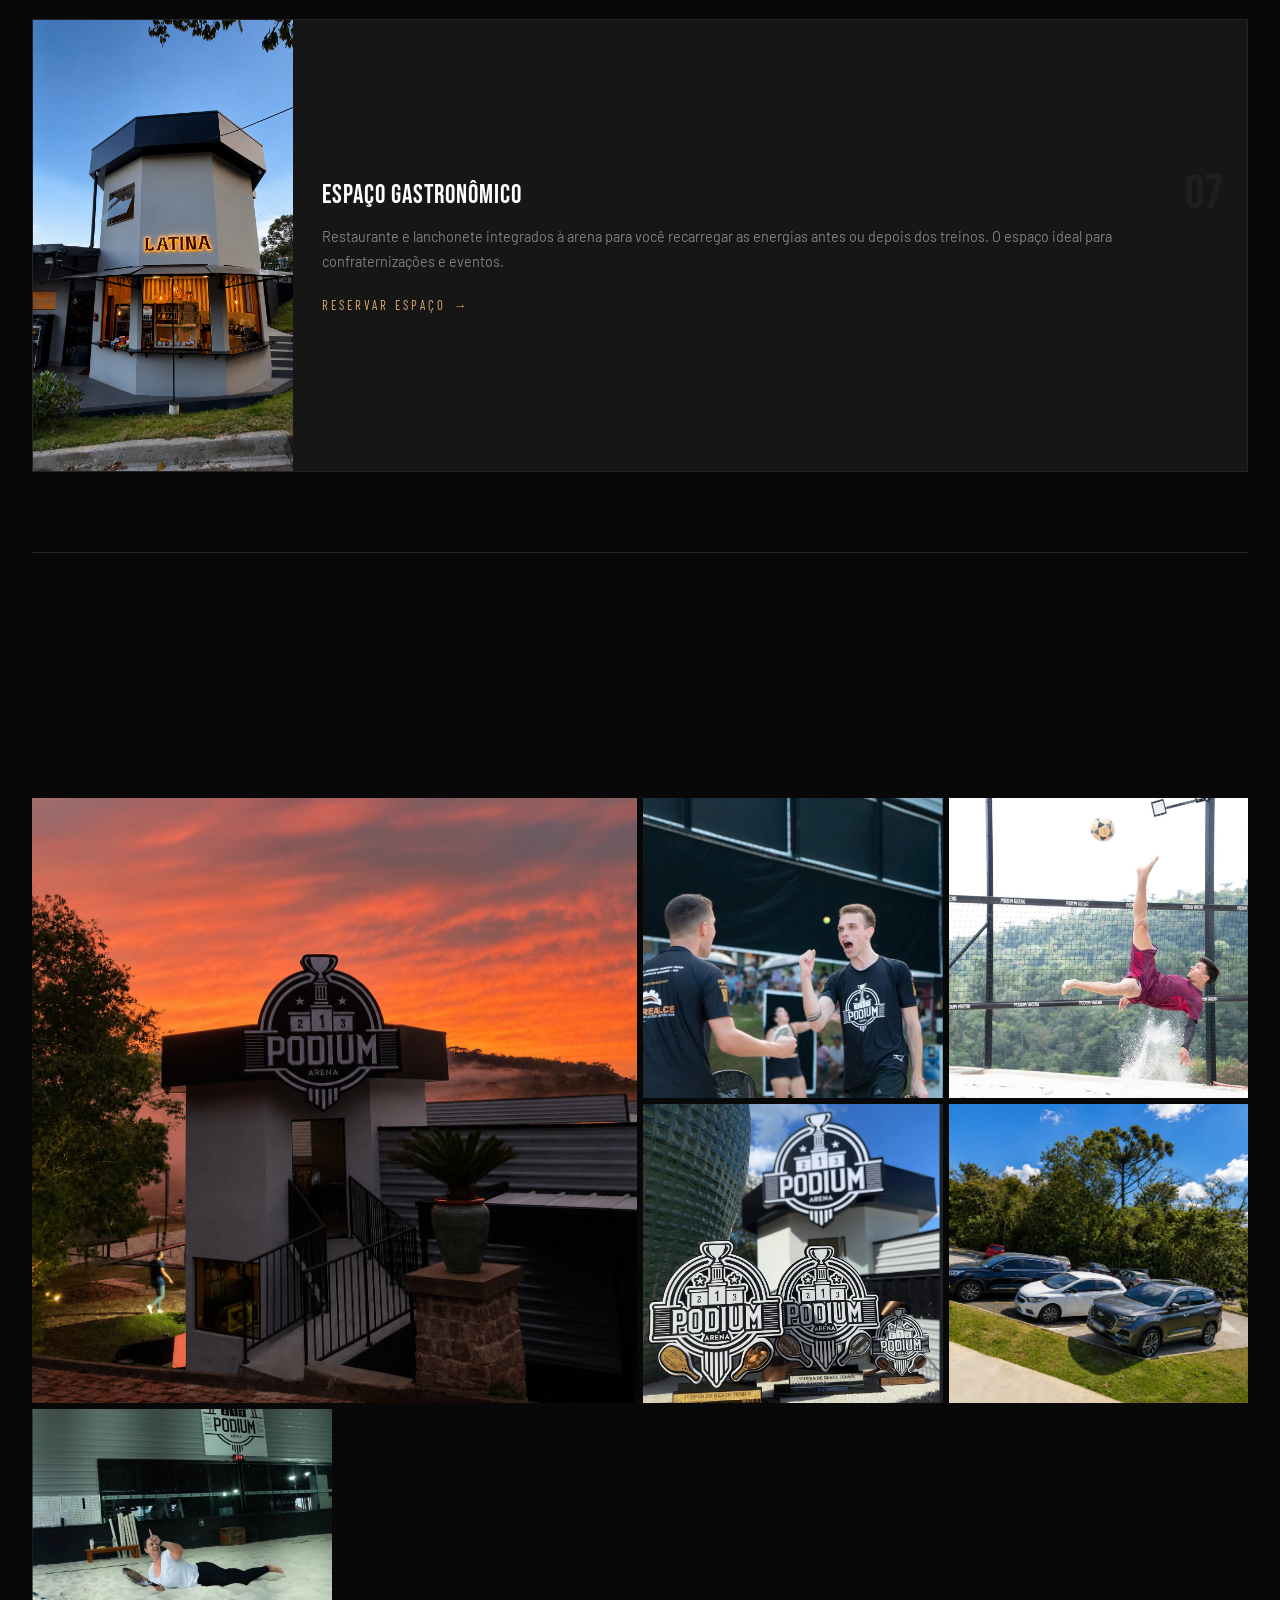
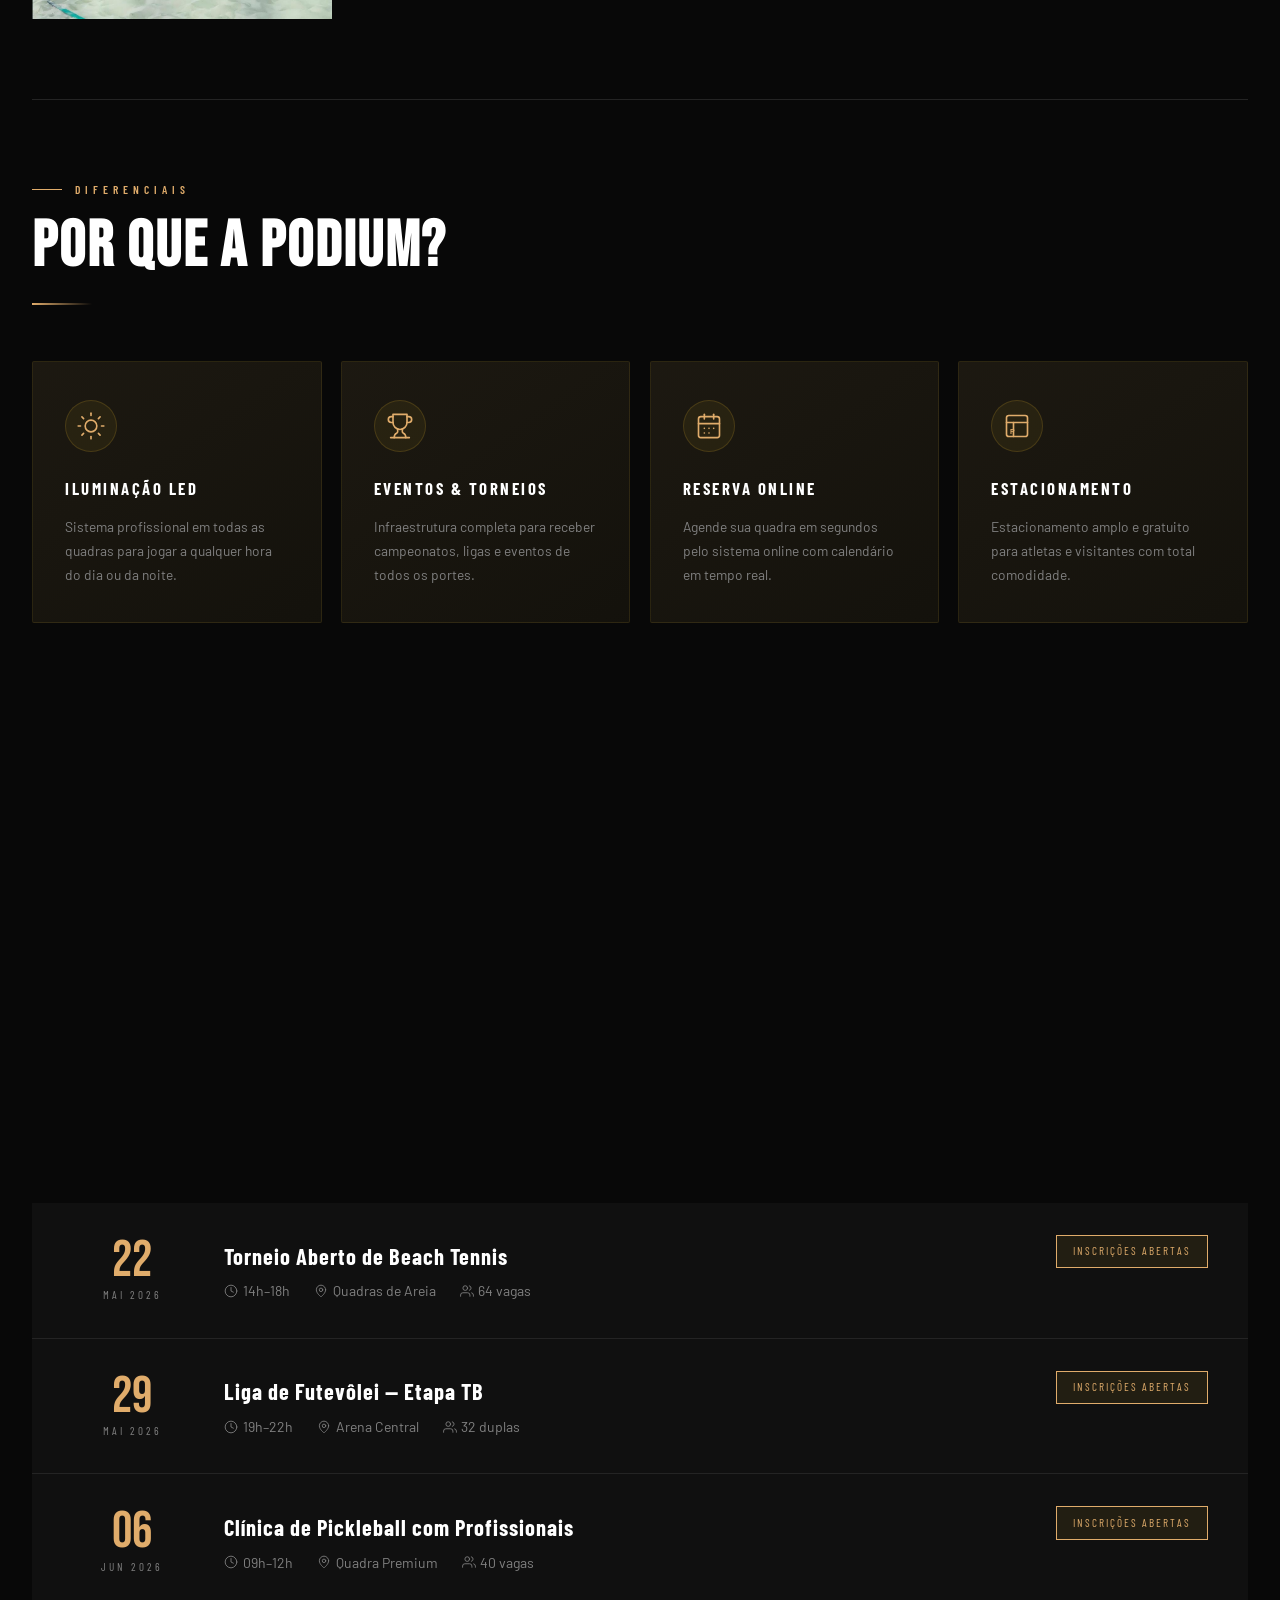
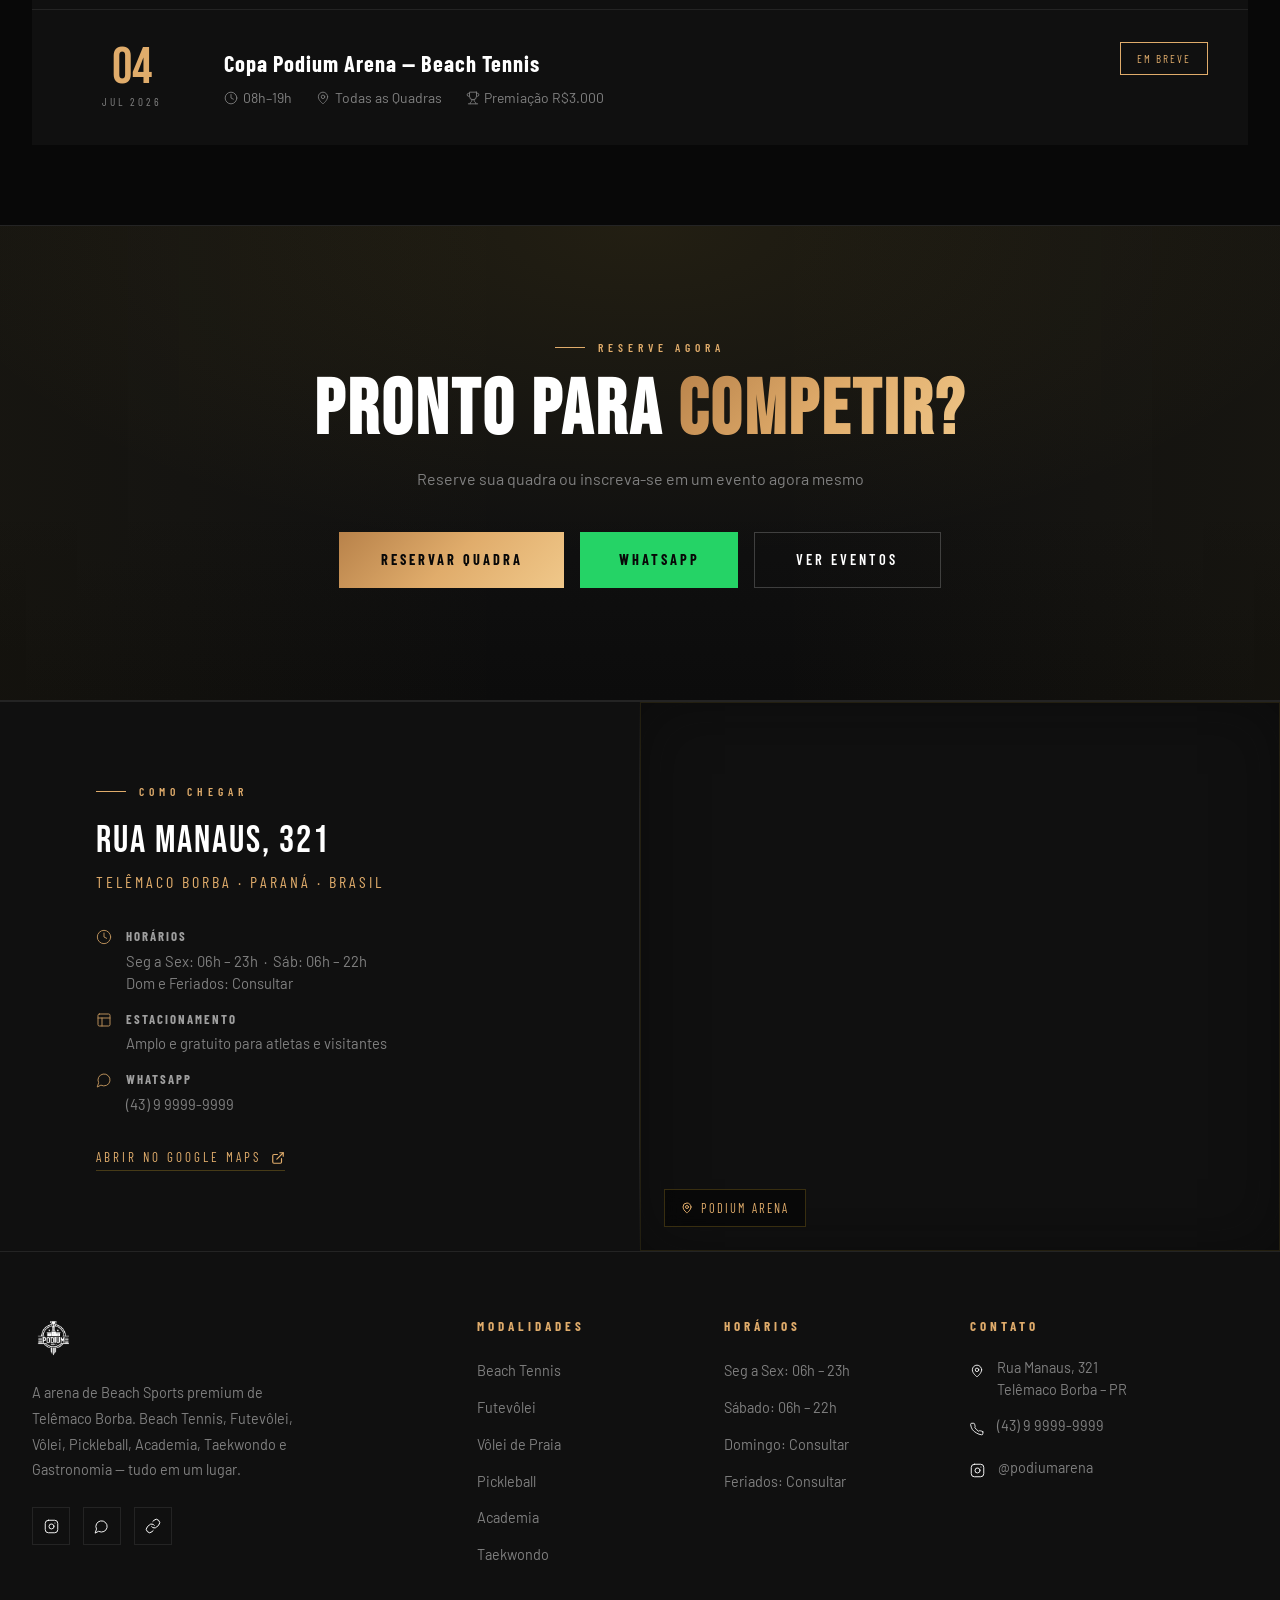
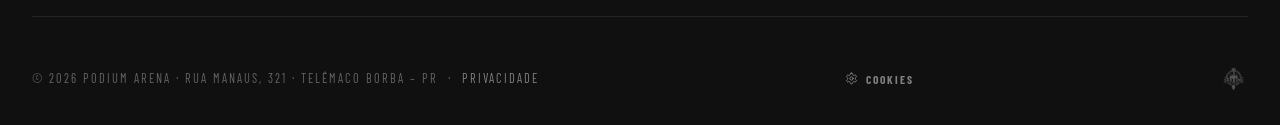
<file: pages/painel.html>
<!DOCTYPE html>
<html lang="pt-BR">
<head>
  <meta charset="UTF-8">
  <meta name="viewport" content="width=device-width, initial-scale=1.0">
  <title>Meu Painel — Podium Arena</title>
  <link rel="preconnect" href="https://fonts.googleapis.com">
  <link href="https://fonts.googleapis.com/css2?family=Bebas+Neue&family=Barlow+Condensed:wght@300;400;500;600;700&family=Barlow:wght@300;400;500;600&display=swap" rel="stylesheet">
  <link rel="stylesheet" href="../css/vars.css">
  <link rel="stylesheet" href="../css/base.css">
  <link rel="stylesheet" href="../css/auth.css">
  <link rel="stylesheet" href="../css/painel.css">
</head>
<body class="painel-page">

  <!-- AUTH MODAL -->
  <div class="modal-overlay" id="authOverlay">
    <div class="auth-modal">
      <button class="modal-close" onclick="closeAuthModal()">&#x2715;</button>
      <div class="auth-header">
        <div class="auth-logo">
          <img data-logo src="../img/logo.png" alt="Podium Arena"><span>PODIUM ARENA</span>
        </div>
        <div class="auth-tabs">
          <button class="auth-tab active" data-tab="login">Entrar</button>
          <button class="auth-tab" data-tab="cadastro">Cadastrar</button>
        </div>
      </div>
      <div class="auth-body">
        <div class="auth-panel active" id="panel-login">
          <form class="auth-form" id="loginForm" novalidate>
            <div class="field" id="field-loginEmail">
              <label>E-mail</label>
              <input type="email" id="loginEmail" placeholder="seu@email.com" autocomplete="email">
              <span class="field-error">E-mail inválido</span>
            </div>
            <div class="field" id="field-loginSenha">
              <label>Senha</label>
              <div class="field-pw">
                <input type="password" id="loginSenha" placeholder="••••••••" autocomplete="current-password">
                <button type="button" class="toggle-pw" onclick="togglePw('loginSenha')">
                  <svg xmlns="http://www.w3.org/2000/svg" width="15" height="15" viewBox="0 0 24 24" fill="none" stroke="currentColor" stroke-width="1.5" stroke-linecap="round" stroke-linejoin="round"><path d="M2 12s3-7 10-7 10 7 10 7-3 7-10 7-10-7-10-7Z"/><circle cx="12" cy="12" r="3"/></svg>
                </button>
              </div>
              <span class="field-error">Senha incorreta</span>
            </div>
            <button type="submit" class="btn-auth">Entrar na Arena</button>
            <p class="auth-terms">Não tem conta? <a href="#" onclick="switchTab('cadastro')">Cadastre-se grátis</a></p>
          </form>
        </div>
        <div class="auth-panel" id="panel-cadastro">
          <form class="auth-form" id="cadForm" novalidate>
            <div class="field" id="field-cadNome">
              <label>Nome completo</label>
              <input type="text" id="cadNome" placeholder="Seu nome completo">
              <span class="field-error">Nome inválido</span>
            </div>
            <div class="field-row">
              <div class="field" id="field-cadEmail">
                <label>E-mail</label>
                <input type="email" id="cadEmail" placeholder="seu@email.com">
                <span class="field-error">E-mail inválido</span>
              </div>
              <div class="field" id="field-cadCPF">
                <label>CPF</label>
                <input type="text" id="cadCPF" placeholder="000.000.000-00" maxlength="14">
                <span class="field-error">CPF inválido</span>
              </div>
            </div>
            <div class="field-row">
              <div class="field" id="field-cadNasc">
                <label>Nascimento</label>
                <input type="date" id="cadNasc">
                <span class="field-error">Informe a data</span>
              </div>
              <div class="field" id="field-cadTel">
                <label>Telefone</label>
                <input type="tel" id="cadTel" placeholder="(43) 9 9999-9999">
                <span class="field-error">Telefone inválido</span>
              </div>
            </div>
            <div class="field-row">
              <div class="field" id="field-cadSenha">
                <label>Senha</label>
                <div class="field-pw">
                  <input type="password" id="cadSenha" placeholder="Mín. 6 caracteres">
                  <button type="button" class="toggle-pw" onclick="togglePw('cadSenha')">
                    <svg xmlns="http://www.w3.org/2000/svg" width="15" height="15" viewBox="0 0 24 24" fill="none" stroke="currentColor" stroke-width="1.5" stroke-linecap="round" stroke-linejoin="round"><path d="M2 12s3-7 10-7 10 7 10 7-3 7-10 7-10-7-10-7Z"/><circle cx="12" cy="12" r="3"/></svg>
                  </button>
                </div>
                <span class="field-error">Mínimo 6 caracteres</span>
              </div>
              <div class="field" id="field-cadConf">
                <label>Confirmar senha</label>
                <div class="field-pw">
                  <input type="password" id="cadConf" placeholder="Repita a senha">
                  <button type="button" class="toggle-pw" onclick="togglePw('cadConf')">
                    <svg xmlns="http://www.w3.org/2000/svg" width="15" height="15" viewBox="0 0 24 24" fill="none" stroke="currentColor" stroke-width="1.5" stroke-linecap="round" stroke-linejoin="round"><path d="M2 12s3-7 10-7 10 7 10 7-3 7-10 7-10-7-10-7Z"/><circle cx="12" cy="12" r="3"/></svg>
                  </button>
                </div>
                <span class="field-error">Senhas não conferem</span>
              </div>
            </div>
            <button type="submit" class="btn-auth">Criar Conta Grátis</button>
            <p class="auth-terms">Ao cadastrar, você aceita os <a href="#">Termos de Uso</a> da Podium Arena.</p>
          </form>
        </div>
      </div>
    </div>
  </div>

  <!-- MODAL CANCELAR RESERVA -->
  <div class="cancel-modal-overlay" id="cancelModal">
    <div class="cancel-modal">
      <div class="cancel-icon-wrap">
        <svg xmlns="http://www.w3.org/2000/svg" viewBox="0 0 24 24" fill="none" stroke="currentColor" stroke-width="1.5" stroke-linecap="round" stroke-linejoin="round">
          <path d="m21.73 18-8-14a2 2 0 0 0-3.48 0l-8 14A2 2 0 0 0 4 21h16a2 2 0 0 0 1.73-3Z"/><path d="M12 9v4"/><path d="M12 17h.01"/>
        </svg>
      </div>
      <h3 class="cancel-modal-title">Cancelar Reserva?</h3>
      <p class="cancel-modal-sub">Esta ação não pode ser desfeita.</p>
      <div class="cancel-modal-info-box"><span id="cancelReservaInfo">—</span></div>
      <input type="hidden" id="cancelReservaId">
      <div class="cancel-modal-actions">
        <button class="cancel-modal-btn-keep" onclick="fecharCancelModal()">Manter Reserva</button>
        <button class="cancel-modal-btn-confirm" onclick="executarCancelamento()">Sim, Cancelar</button>
      </div>
    </div>
  </div>

  <!-- ══════════════════════════════════════
       TOPBAR DO PAINEL — independente do site
       ══════════════════════════════════════ -->
  <header class="painel-topbar">

    <a href="../index.html" class="painel-topbar-back">
      <svg xmlns="http://www.w3.org/2000/svg" width="16" height="16" viewBox="0 0 24 24" fill="none" stroke="currentColor" stroke-width="2" stroke-linecap="round" stroke-linejoin="round"><polyline points="15 18 9 12 15 6"/></svg>
      <span>Voltar ao site</span>
    </a>

    <a href="../index.html" class="painel-topbar-logo">
      <img data-logo src="../img/logo.png" alt="Podium Arena">
      <span>PODIUM ARENA</span>
    </a>

    <div class="painel-topbar-right">
      <div class="painel-topbar-user">
        <div class="painel-topbar-avatar" id="topbarAvatar">?</div>
        <div class="painel-topbar-info">
          <span class="painel-topbar-name" id="topbarName">Carregando…</span>
          <span class="painel-topbar-badge">Membro Arena</span>
        </div>
      </div>
      <button class="painel-topbar-logout" id="btnLogout" title="Sair da conta">
        <svg xmlns="http://www.w3.org/2000/svg" width="16" height="16" viewBox="0 0 24 24" fill="none" stroke="currentColor" stroke-width="1.5" stroke-linecap="round" stroke-linejoin="round">
          <path d="M9 21H5a2 2 0 0 1-2-2V5a2 2 0 0 1 2-2h4"/><polyline points="16 17 21 12 16 7"/><line x1="21" x2="9" y1="12" y2="12"/>
        </svg>
        <span>Sair</span>
      </button>
    </div>

    <button class="painel-topbar-hamburger" id="painelHamburger" onclick="togglePainelMenu()">
      <span></span><span></span><span></span>
    </button>

  </header>

  <!-- LAYOUT -->
  <div class="painel-layout">

    <!-- SIDEBAR -->
    <aside class="painel-sidebar" id="painelSidebar">

      <div class="painel-user-card">
        <div class="painel-avatar" id="sidebarAvatar">??
          <div class="painel-avatar-edit" title="Editar perfil" onclick="switchPainelTab('perfil')">
            <svg xmlns="http://www.w3.org/2000/svg" width="10" height="10" viewBox="0 0 24 24" fill="none" stroke="#080808" stroke-width="2" stroke-linecap="round" stroke-linejoin="round"><path d="M17 3a2.85 2.83 0 1 1 4 4L7.5 20.5 2 22l1.5-5.5Z"/></svg>
          </div>
        </div>
        <div class="painel-name" id="sidebarName">Carregando…</div>
        <div class="painel-email" id="sidebarEmail">—</div>
        <span class="painel-member-badge">
          <svg xmlns="http://www.w3.org/2000/svg" width="11" height="11" viewBox="0 0 24 24" fill="rgba(197,160,40,.3)" stroke="#C5A028" stroke-width="1.5"><polygon points="12 2 15.09 8.26 22 9.27 17 14.14 18.18 21.02 12 17.77 5.82 21.02 7 14.14 2 9.27 8.91 8.26 12 2"/></svg>
          Membro Arena
        </span>
      </div>

      <nav class="painel-nav">
        <button class="painel-nav-item active" data-tab="dashboard">
          <svg xmlns="http://www.w3.org/2000/svg" width="17" height="17" viewBox="0 0 24 24" fill="none" stroke="currentColor" stroke-width="1.5" stroke-linecap="round" stroke-linejoin="round"><rect width="7" height="9" x="3" y="3" rx="1"/><rect width="7" height="5" x="14" y="3" rx="1"/><rect width="7" height="9" x="14" y="12" rx="1"/><rect width="7" height="5" x="3" y="16" rx="1"/></svg>
          Dashboard
        </button>
        <button class="painel-nav-item" data-tab="reservas">
          <svg xmlns="http://www.w3.org/2000/svg" width="17" height="17" viewBox="0 0 24 24" fill="none" stroke="currentColor" stroke-width="1.5" stroke-linecap="round" stroke-linejoin="round"><rect width="18" height="18" x="3" y="4" rx="2" ry="2"/><line x1="16" x2="16" y1="2" y2="6"/><line x1="8" x2="8" y1="2" y2="6"/><line x1="3" x2="21" y1="10" y2="10"/></svg>
          Reservas
        </button>
        <button class="painel-nav-item" data-tab="inscricoes">
          <svg xmlns="http://www.w3.org/2000/svg" width="17" height="17" viewBox="0 0 24 24" fill="none" stroke="currentColor" stroke-width="1.5" stroke-linecap="round" stroke-linejoin="round"><path d="M6 9H4.5a2.5 2.5 0 0 1 0-5H6"/><path d="M18 9h1.5a2.5 2.5 0 0 0 0-5H18"/><path d="M4 22h16"/><path d="M10 14.66V17c0 .55-.47.98-.97 1.21C7.85 18.75 7 20.24 7 22"/><path d="M14 14.66V17c0 .55.47.98.97 1.21C16.15 18.75 17 20.24 17 22"/><path d="M18 2H6v7a6 6 0 0 0 12 0V2Z"/></svg>
          Inscrições
        </button>
        <button class="painel-nav-item" data-tab="ranking">
          <svg xmlns="http://www.w3.org/2000/svg" width="17" height="17" viewBox="0 0 24 24" fill="none" stroke="currentColor" stroke-width="1.5" stroke-linecap="round" stroke-linejoin="round"><line x1="18" x2="18" y1="20" y2="10"/><line x1="12" x2="12" y1="20" y2="4"/><line x1="6" x2="6" y1="20" y2="14"/></svg>
          Ranking
        </button>
        <button class="painel-nav-item" data-tab="perfil">
          <svg xmlns="http://www.w3.org/2000/svg" width="17" height="17" viewBox="0 0 24 24" fill="none" stroke="currentColor" stroke-width="1.5" stroke-linecap="round" stroke-linejoin="round"><path d="M20 21v-2a4 4 0 0 0-4-4H8a4 4 0 0 0-4 4v2"/><circle cx="12" cy="7" r="4"/></svg>
          Perfil
        </button>
      </nav>

      <div class="painel-sidebar-links">
        <a href="reservas.html" class="painel-sidebar-link">
          <svg xmlns="http://www.w3.org/2000/svg" width="13" height="13" viewBox="0 0 24 24" fill="none" stroke="currentColor" stroke-width="1.5" stroke-linecap="round" stroke-linejoin="round"><path d="M5 12h14"/><path d="M12 5v14"/></svg>
          Nova Reserva
        </a>
        <a href="eventos.html" class="painel-sidebar-link">
          <svg xmlns="http://www.w3.org/2000/svg" width="13" height="13" viewBox="0 0 24 24" fill="none" stroke="currentColor" stroke-width="1.5" stroke-linecap="round" stroke-linejoin="round"><path d="M6 9H4.5a2.5 2.5 0 0 1 0-5H6"/><path d="M18 9h1.5a2.5 2.5 0 0 0 0-5H18"/><path d="M4 22h16"/><path d="M10 14.66V17c0 .55-.47.98-.97 1.21C7.85 18.75 7 20.24 7 22"/><path d="M14 14.66V17c0 .55.47.98.97 1.21C16.15 18.75 17 20.24 17 22"/><path d="M18 2H6v7a6 6 0 0 0 12 0V2Z"/></svg>
          Ver Eventos
        </a>
        <a href="https://wa.me/5543999999999" target="_blank" class="painel-sidebar-link">
          <svg xmlns="http://www.w3.org/2000/svg" width="13" height="13" viewBox="0 0 24 24" fill="none" stroke="currentColor" stroke-width="1.5" stroke-linecap="round" stroke-linejoin="round"><path d="M7.9 20A9 9 0 1 0 4 16.1L2 22Z"/></svg>
          WhatsApp
        </a>
      </div>

      <div class="painel-sidebar-logout">
        <button onclick="document.getElementById('btnLogout').click()">
          <svg xmlns="http://www.w3.org/2000/svg" width="15" height="15" viewBox="0 0 24 24" fill="none" stroke="currentColor" stroke-width="1.5" stroke-linecap="round" stroke-linejoin="round"><path d="M9 21H5a2 2 0 0 1-2-2V5a2 2 0 0 1 2-2h4"/><polyline points="16 17 21 12 16 7"/><line x1="21" x2="9" y1="12" y2="12"/></svg>
          Sair da Conta
        </button>
      </div>

    </aside>

    <div class="painel-overlay" id="painelOverlay" onclick="togglePainelMenu()"></div>

    <!-- CONTEÚDO -->
    <main class="painel-content">

      <!-- DASHBOARD -->
      <section class="painel-section active" id="painel-dashboard">
        <div class="painel-section-header">
          <div>
            <p class="painel-eyebrow">Bem-vindo de volta</p>
            <h2 class="painel-section-title-h2">DASHBOARD</h2>
          </div>
          <a href="reservas.html" class="btn-gold-sm">
            <svg xmlns="http://www.w3.org/2000/svg" width="13" height="13" viewBox="0 0 24 24" fill="none" stroke="currentColor" stroke-width="2" stroke-linecap="round" stroke-linejoin="round"><path d="M5 12h14"/><path d="M12 5v14"/></svg>
            Nova Reserva
          </a>
        </div>
        <div class="stats-grid">
          <div class="stat-card">
            <svg xmlns="http://www.w3.org/2000/svg" width="18" height="18" viewBox="0 0 24 24" fill="none" stroke="currentColor" stroke-width="1.5" stroke-linecap="round" stroke-linejoin="round"><rect width="18" height="18" x="3" y="4" rx="2" ry="2"/><line x1="16" x2="16" y1="2" y2="6"/><line x1="8" x2="8" y1="2" y2="6"/><line x1="3" x2="21" y1="10" y2="10"/></svg>
            <div class="stat-value" id="statReservas">0</div>
            <div class="stat-label">Total Reservas</div>
          </div>
          <div class="stat-card">
            <svg xmlns="http://www.w3.org/2000/svg" width="18" height="18" viewBox="0 0 24 24" fill="none" stroke="currentColor" stroke-width="1.5" stroke-linecap="round" stroke-linejoin="round"><circle cx="12" cy="12" r="10"/><polyline points="12 6 12 12 16 14"/></svg>
            <div class="stat-value" id="statProximas">0</div>
            <div class="stat-label">Próximas</div>
          </div>
          <div class="stat-card">
            <svg xmlns="http://www.w3.org/2000/svg" width="18" height="18" viewBox="0 0 24 24" fill="none" stroke="currentColor" stroke-width="1.5" stroke-linecap="round" stroke-linejoin="round"><path d="M6 9H4.5a2.5 2.5 0 0 1 0-5H6"/><path d="M18 9h1.5a2.5 2.5 0 0 0 0-5H18"/><path d="M4 22h16"/><path d="M10 14.66V17c0 .55-.47.98-.97 1.21C7.85 18.75 7 20.24 7 22"/><path d="M14 14.66V17c0 .55.47.98.97 1.21C16.15 18.75 17 20.24 17 22"/><path d="M18 2H6v7a6 6 0 0 0 12 0V2Z"/></svg>
            <div class="stat-value" id="statEventos">0</div>
            <div class="stat-label">Eventos</div>
          </div>
          <div class="stat-card">
            <svg xmlns="http://www.w3.org/2000/svg" width="18" height="18" viewBox="0 0 24 24" fill="none" stroke="currentColor" stroke-width="1.5" stroke-linecap="round" stroke-linejoin="round"><path d="M22 11.08V12a10 10 0 1 1-5.93-9.14"/><polyline points="22 4 12 14.01 9 11.01"/></svg>
            <div class="stat-value" id="statConcluidas">0</div>
            <div class="stat-label">Concluídas</div>
          </div>
        </div>
        <div class="quick-actions">
          <a href="reservas.html" class="quick-action-btn">
            <svg xmlns="http://www.w3.org/2000/svg" width="20" height="20" viewBox="0 0 24 24" fill="none" stroke="currentColor" stroke-width="1.5" stroke-linecap="round" stroke-linejoin="round"><rect width="18" height="18" x="3" y="4" rx="2" ry="2"/><line x1="16" x2="16" y1="2" y2="6"/><line x1="8" x2="8" y1="2" y2="6"/><line x1="3" x2="21" y1="10" y2="10"/><path d="M12 8v4l2 2"/></svg>
            <span>Nova Reserva</span>
          </a>
          <a href="eventos.html" class="quick-action-btn">
            <svg xmlns="http://www.w3.org/2000/svg" width="20" height="20" viewBox="0 0 24 24" fill="none" stroke="currentColor" stroke-width="1.5" stroke-linecap="round" stroke-linejoin="round"><path d="M6 9H4.5a2.5 2.5 0 0 1 0-5H6"/><path d="M18 9h1.5a2.5 2.5 0 0 0 0-5H18"/><path d="M4 22h16"/><path d="M10 14.66V17c0 .55-.47.98-.97 1.21C7.85 18.75 7 20.24 7 22"/><path d="M14 14.66V17c0 .55.47.98.97 1.21C16.15 18.75 17 20.24 17 22"/><path d="M18 2H6v7a6 6 0 0 0 12 0V2Z"/></svg>
            <span>Ver Eventos</span>
          </a>
          <a href="ranking.html" class="quick-action-btn">
            <svg xmlns="http://www.w3.org/2000/svg" width="20" height="20" viewBox="0 0 24 24" fill="none" stroke="currentColor" stroke-width="1.5" stroke-linecap="round" stroke-linejoin="round"><line x1="18" x2="18" y1="20" y2="10"/><line x1="12" x2="12" y1="20" y2="4"/><line x1="6" x2="6" y1="20" y2="14"/></svg>
            <span>Ranking</span>
          </a>
          <a href="https://wa.me/5543999999999" target="_blank" class="quick-action-btn">
            <svg xmlns="http://www.w3.org/2000/svg" width="20" height="20" viewBox="0 0 24 24" fill="none" stroke="currentColor" stroke-width="1.5" stroke-linecap="round" stroke-linejoin="round"><path d="M7.9 20A9 9 0 1 0 4 16.1L2 22Z"/></svg>
            <span>WhatsApp</span>
          </a>
        </div>
        <div class="painel-card">
          <div class="painel-card-header"><h3>Próximas Reservas</h3><button onclick="switchPainelTab('reservas')">Ver todas</button></div>
          <div id="dashProximas"></div>
        </div>
        <div class="painel-card">
          <div class="painel-card-header"><h3>Meus Eventos</h3><button onclick="switchPainelTab('inscricoes')">Ver todos</button></div>
          <div id="dashEventos"></div>
        </div>
        <div class="painel-card">
          <div class="painel-card-header"><h3>Atividade Recente</h3></div>
          <div id="dashActivity"></div>
        </div>
      </section>

      <!-- RESERVAS -->
      <section class="painel-section" id="painel-reservas">
        <div class="painel-section-header">
          <div>
            <p class="painel-eyebrow">Minhas quadras</p>
            <h2 class="painel-section-title-h2">RESERVAS</h2>
          </div>
          <a href="reservas.html" class="btn-gold-sm">
            <svg xmlns="http://www.w3.org/2000/svg" width="13" height="13" viewBox="0 0 24 24" fill="none" stroke="currentColor" stroke-width="2" stroke-linecap="round" stroke-linejoin="round"><path d="M5 12h14"/><path d="M12 5v14"/></svg>
            Nova Reserva
          </a>
        </div>
        <div class="painel-card">
          <div class="painel-card-header"><h3>Próximas Reservas</h3></div>
          <div id="reservasProximas"></div>
        </div>
        <div class="painel-card">
          <div class="painel-card-header"><h3>Histórico</h3></div>
          <div id="reservasHistorico"></div>
        </div>
      </section>

      <!-- INSCRICOES -->
      <section class="painel-section" id="painel-inscricoes">
        <div class="painel-section-header">
          <div>
            <p class="painel-eyebrow">Minha participação</p>
            <h2 class="painel-section-title-h2">INSCRIÇÕES</h2>
          </div>
          <a href="eventos.html" class="btn-outline-sm">Ver eventos →</a>
        </div>
        <div class="painel-card">
          <div class="painel-card-header"><h3>Próximos Eventos</h3></div>
          <div id="insc-proximas"></div>
        </div>
        <div class="painel-card">
          <div class="painel-card-header"><h3>Eventos Anteriores</h3></div>
          <div id="insc-historico"></div>
        </div>
      </section>

      <!-- RANKING -->
      <section class="painel-section" id="painel-ranking">
        <div class="painel-section-header">
          <div>
            <p class="painel-eyebrow">Minha posição</p>
            <h2 class="painel-section-title-h2">RANKING</h2>
          </div>
          <a href="ranking.html" class="btn-outline-sm">Ranking completo →</a>
        </div>
        <div class="painel-card">
          <div class="painel-card-header"><h3>Futevôlei</h3><a href="ranking.html">Ver completo</a></div>
          <div class="ranking-mini" id="ranking-futevolei"></div>
        </div>
        <div class="painel-card">
          <div class="painel-card-header"><h3>Beach Tennis</h3><a href="ranking.html">Ver completo</a></div>
          <div class="ranking-mini" id="ranking-beachtennis"></div>
        </div>
      </section>

      <!-- PERFIL -->
      <section class="painel-section" id="painel-perfil">
        <div class="painel-section-header">
          <div>
            <p class="painel-eyebrow">Minha conta</p>
            <h2 class="painel-section-title-h2">MEU PERFIL</h2>
          </div>
        </div>
        <div class="profile-form">
          <div class="profile-form-section">
            <h3>Identificação</h3>
            <div class="avatar-upload-area">
              <div class="avatar-big" id="profAvatarBig">??</div>
              <div>
                <p style="font-family:var(--font-cond);font-size:.9rem;font-weight:600;letter-spacing:1px;color:var(--gray-light);margin-bottom:.3rem">Foto de perfil</p>
                <p style="font-size:.85rem;color:var(--gray);margin-bottom:.9rem;line-height:1.6">Upload de foto disponível em breve. Seu avatar exibe as iniciais do nome.</p>
                <p style="font-family:var(--font-cond);font-size:.72rem;letter-spacing:2px;text-transform:uppercase;color:var(--gray)">
                  Membro desde &nbsp;<strong style="color:var(--gold-light)" id="memberSince">—</strong>
                </p>
              </div>
            </div>
          </div>
          <form class="profile-form-section" id="formPerfil" novalidate>
            <h3>Dados Pessoais</h3>
            <div class="profile-grid">
              <div class="field"><label>Nome completo</label><input type="text" id="profNome" placeholder="Seu nome completo"></div>
              <div class="field"><label>E-mail</label><input type="email" id="profEmail" readonly style="opacity:.45;cursor:not-allowed"></div>
            </div>
            <div class="profile-grid cols-3" style="margin-top:1.2rem">
              <div class="field"><label>Telefone</label><input type="tel" id="profTel" placeholder="(43) 9 9999-9999"></div>
              <div class="field"><label>Data de Nascimento</label><input type="date" id="profNasc"></div>
              <div class="field"><label>CPF</label><input type="text" id="profCPF" readonly style="opacity:.45;cursor:not-allowed"></div>
            </div>
            <div class="profile-save">
              <div class="save-notice" id="saveNotice">
                <svg xmlns="http://www.w3.org/2000/svg" width="15" height="15" viewBox="0 0 24 24" fill="none" stroke="var(--green)" stroke-width="2.5" stroke-linecap="round" stroke-linejoin="round"><polyline points="20 6 9 17 4 12"/></svg>
                Alterações salvas com sucesso
              </div>
              <button type="button" class="btn-outline-sm" onclick="renderPerfil(getUserFull())">Cancelar</button>
              <button type="submit" class="btn-gold-sm">Salvar Alterações</button>
            </div>
          </form>
          <form class="profile-form-section" id="formSenha" novalidate>
            <h3>Segurança</h3>
            <div class="profile-grid full">
              <div class="field"><label>Senha atual</label>
                <div class="field-pw">
                  <input type="password" id="senhaAtual" placeholder="Digite sua senha atual">
                  <button type="button" class="toggle-pw" onclick="togglePw('senhaAtual')"><svg xmlns="http://www.w3.org/2000/svg" width="15" height="15" viewBox="0 0 24 24" fill="none" stroke="currentColor" stroke-width="1.5" stroke-linecap="round" stroke-linejoin="round"><path d="M2 12s3-7 10-7 10 7 10 7-3 7-10 7-10-7-10-7Z"/><circle cx="12" cy="12" r="3"/></svg></button>
                </div>
              </div>
            </div>
            <div class="profile-grid" style="margin-top:1.2rem">
              <div class="field"><label>Nova senha</label>
                <div class="field-pw">
                  <input type="password" id="senhaNova" placeholder="Mínimo 6 caracteres">
                  <button type="button" class="toggle-pw" onclick="togglePw('senhaNova')"><svg xmlns="http://www.w3.org/2000/svg" width="15" height="15" viewBox="0 0 24 24" fill="none" stroke="currentColor" stroke-width="1.5" stroke-linecap="round" stroke-linejoin="round"><path d="M2 12s3-7 10-7 10 7 10 7-3 7-10 7-10-7-10-7Z"/><circle cx="12" cy="12" r="3"/></svg></button>
                </div>
              </div>
              <div class="field"><label>Confirmar nova senha</label>
                <div class="field-pw">
                  <input type="password" id="senhaConf" placeholder="Repita a nova senha">
                  <button type="button" class="toggle-pw" onclick="togglePw('senhaConf')"><svg xmlns="http://www.w3.org/2000/svg" width="15" height="15" viewBox="0 0 24 24" fill="none" stroke="currentColor" stroke-width="1.5" stroke-linecap="round" stroke-linejoin="round"><path d="M2 12s3-7 10-7 10 7 10 7-3 7-10 7-10-7-10-7Z"/><circle cx="12" cy="12" r="3"/></svg></button>
                </div>
              </div>
            </div>
            <div class="profile-save">
              <button type="submit" class="btn-gold-sm">Alterar Senha</button>
            </div>
          </form>
          <div class="profile-form-section">
            <h3>Conta</h3>
            <div style="display:flex;align-items:center;justify-content:space-between;flex-wrap:wrap;gap:1rem">
              <div>
                <p style="font-family:var(--font-cond);font-size:.9rem;font-weight:600;letter-spacing:1px;margin-bottom:.3rem;color:var(--gray-light)">Encerrar sessão</p>
                <p style="font-size:.85rem;color:var(--gray)">Sair da sua conta neste dispositivo.</p>
              </div>
              <button class="btn-cancel-sm" onclick="document.getElementById('btnLogout').click()">
                <svg xmlns="http://www.w3.org/2000/svg" width="13" height="13" viewBox="0 0 24 24" fill="none" stroke="currentColor" stroke-width="1.5" stroke-linecap="round" stroke-linejoin="round"><path d="M9 21H5a2 2 0 0 1-2-2V5a2 2 0 0 1 2-2h4"/><polyline points="16 17 21 12 16 7"/><line x1="21" x2="9" y1="12" y2="12"/></svg>
                Sair da Conta
              </button>
            </div>
          </div>
        </div>
      </section>

    </main>
  </div>

  <!-- BOTTOM TABS mobile -->
  <nav class="painel-bottom-tabs" id="painelBottomTabs">
    <button class="tab-item active" data-section="dashboard" onclick="switchPainelTab('dashboard')">
      <svg xmlns="http://www.w3.org/2000/svg" width="20" height="20" viewBox="0 0 24 24" fill="none" stroke="currentColor" stroke-width="1.5" stroke-linecap="round" stroke-linejoin="round"><rect width="7" height="9" x="3" y="3" rx="1"/><rect width="7" height="5" x="14" y="3" rx="1"/><rect width="7" height="9" x="14" y="12" rx="1"/><rect width="7" height="5" x="3" y="16" rx="1"/></svg>
      <span>Início</span>
    </button>
    <button class="tab-item" data-section="reservas" onclick="switchPainelTab('reservas')">
      <svg xmlns="http://www.w3.org/2000/svg" width="20" height="20" viewBox="0 0 24 24" fill="none" stroke="currentColor" stroke-width="1.5" stroke-linecap="round" stroke-linejoin="round"><rect width="18" height="18" x="3" y="4" rx="2" ry="2"/><line x1="16" x2="16" y1="2" y2="6"/><line x1="8" x2="8" y1="2" y2="6"/><line x1="3" x2="21" y1="10" y2="10"/></svg>
      <span>Reservas</span>
    </button>
    <button class="tab-item" data-section="inscricoes" onclick="switchPainelTab('inscricoes')">
      <svg xmlns="http://www.w3.org/2000/svg" width="20" height="20" viewBox="0 0 24 24" fill="none" stroke="currentColor" stroke-width="1.5" stroke-linecap="round" stroke-linejoin="round"><path d="M6 9H4.5a2.5 2.5 0 0 1 0-5H6"/><path d="M18 9h1.5a2.5 2.5 0 0 0 0-5H18"/><path d="M4 22h16"/><path d="M10 14.66V17c0 .55-.47.98-.97 1.21C7.85 18.75 7 20.24 7 22"/><path d="M14 14.66V17c0 .55.47.98.97 1.21C16.15 18.75 17 20.24 17 22"/><path d="M18 2H6v7a6 6 0 0 0 12 0V2Z"/></svg>
      <span>Eventos</span>
    </button>
    <button class="tab-item" data-section="ranking" onclick="switchPainelTab('ranking')">
      <svg xmlns="http://www.w3.org/2000/svg" width="20" height="20" viewBox="0 0 24 24" fill="none" stroke="currentColor" stroke-width="1.5" stroke-linecap="round" stroke-linejoin="round"><line x1="18" x2="18" y1="20" y2="10"/><line x1="12" x2="12" y1="20" y2="4"/><line x1="6" x2="6" y1="20" y2="14"/></svg>
      <span>Ranking</span>
    </button>
    <button class="tab-item" data-section="perfil" onclick="switchPainelTab('perfil')">
      <svg xmlns="http://www.w3.org/2000/svg" width="20" height="20" viewBox="0 0 24 24" fill="none" stroke="currentColor" stroke-width="1.5" stroke-linecap="round" stroke-linejoin="round"><path d="M20 21v-2a4 4 0 0 0-4-4H8a4 4 0 0 0-4 4v2"/><circle cx="12" cy="7" r="4"/></svg>
      <span>Perfil</span>
    </button>
  </nav>

  <script src="../js/logo.js"></script>
  <script src="../js/auth.js"></script>
  <script src="../js/painel.js"></script>
  <script>
    function togglePainelMenu() {
      const sidebar  = document.getElementById('painelSidebar');
      const overlay  = document.getElementById('painelOverlay');
      const hamburger = document.getElementById('painelHamburger');
      sidebar.classList.toggle('open');
      overlay.classList.toggle('open');
      hamburger.classList.toggle('open');
    }

    // Wrap switchPainelTab para sync UI extra
    const _origSwitch = window.switchPainelTab;
    window.switchPainelTab = function(tab) {
      _origSwitch && _origSwitch(tab);
      // Fecha menu mobile
      document.getElementById('painelSidebar').classList.remove('open');
      document.getElementById('painelOverlay').classList.remove('open');
      document.getElementById('painelHamburger').classList.remove('open');
      // Sync bottom tabs
      document.querySelectorAll('.painel-bottom-tabs .tab-item').forEach(el => {
        el.classList.toggle('active', el.dataset.section === tab);
      });
    };

    // Preenche topbar após auth carregado
    document.addEventListener('DOMContentLoaded', () => {
      const session = typeof Auth !== 'undefined' ? Auth.getUser() : null;
      if (session) {
        const initials = (session.nome || '?').split(' ').slice(0,2).map(w=>w[0]).join('').toUpperCase();
        const ta = document.getElementById('topbarAvatar');
        const tn = document.getElementById('topbarName');
        if (ta) ta.textContent = initials;
        if (tn) tn.textContent = session.nome || '—';
      }
    });
  </script>
<script src="../js/cookie.js"></script>
</body>
</html>
</file>
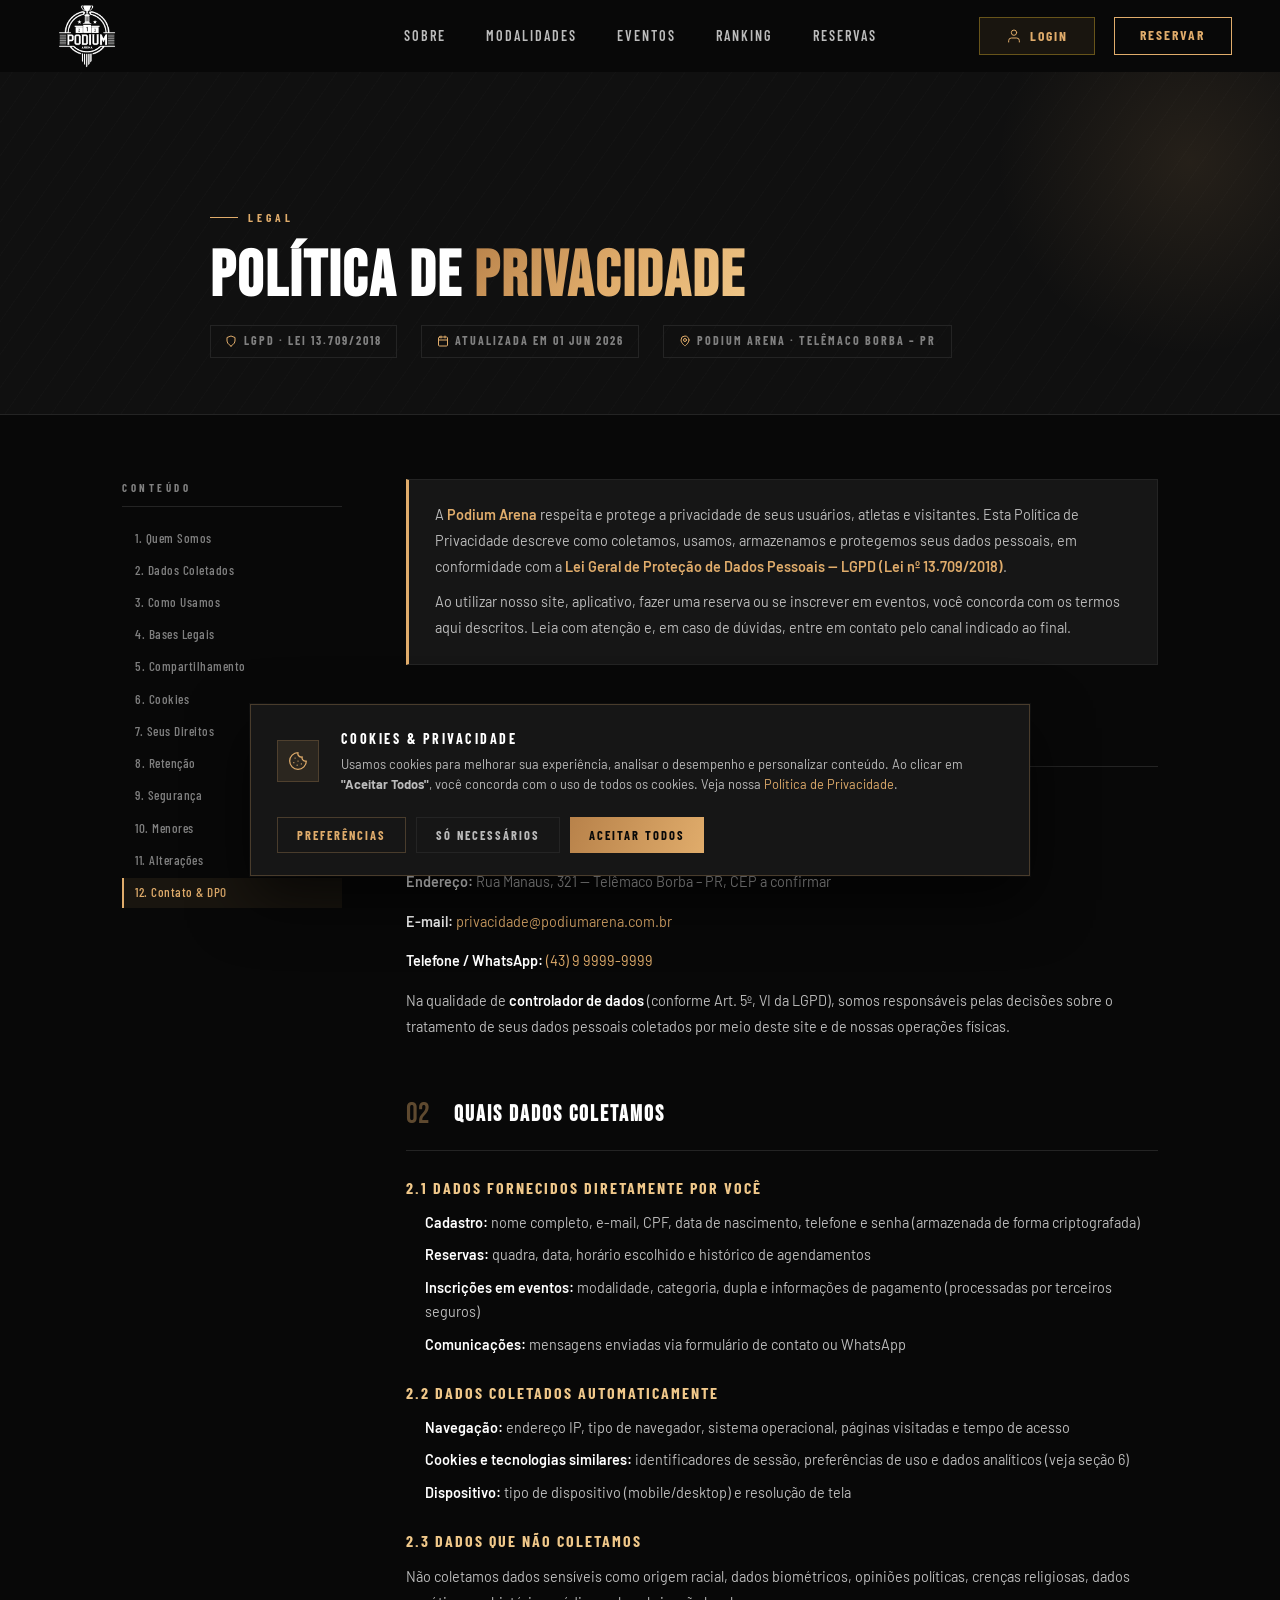
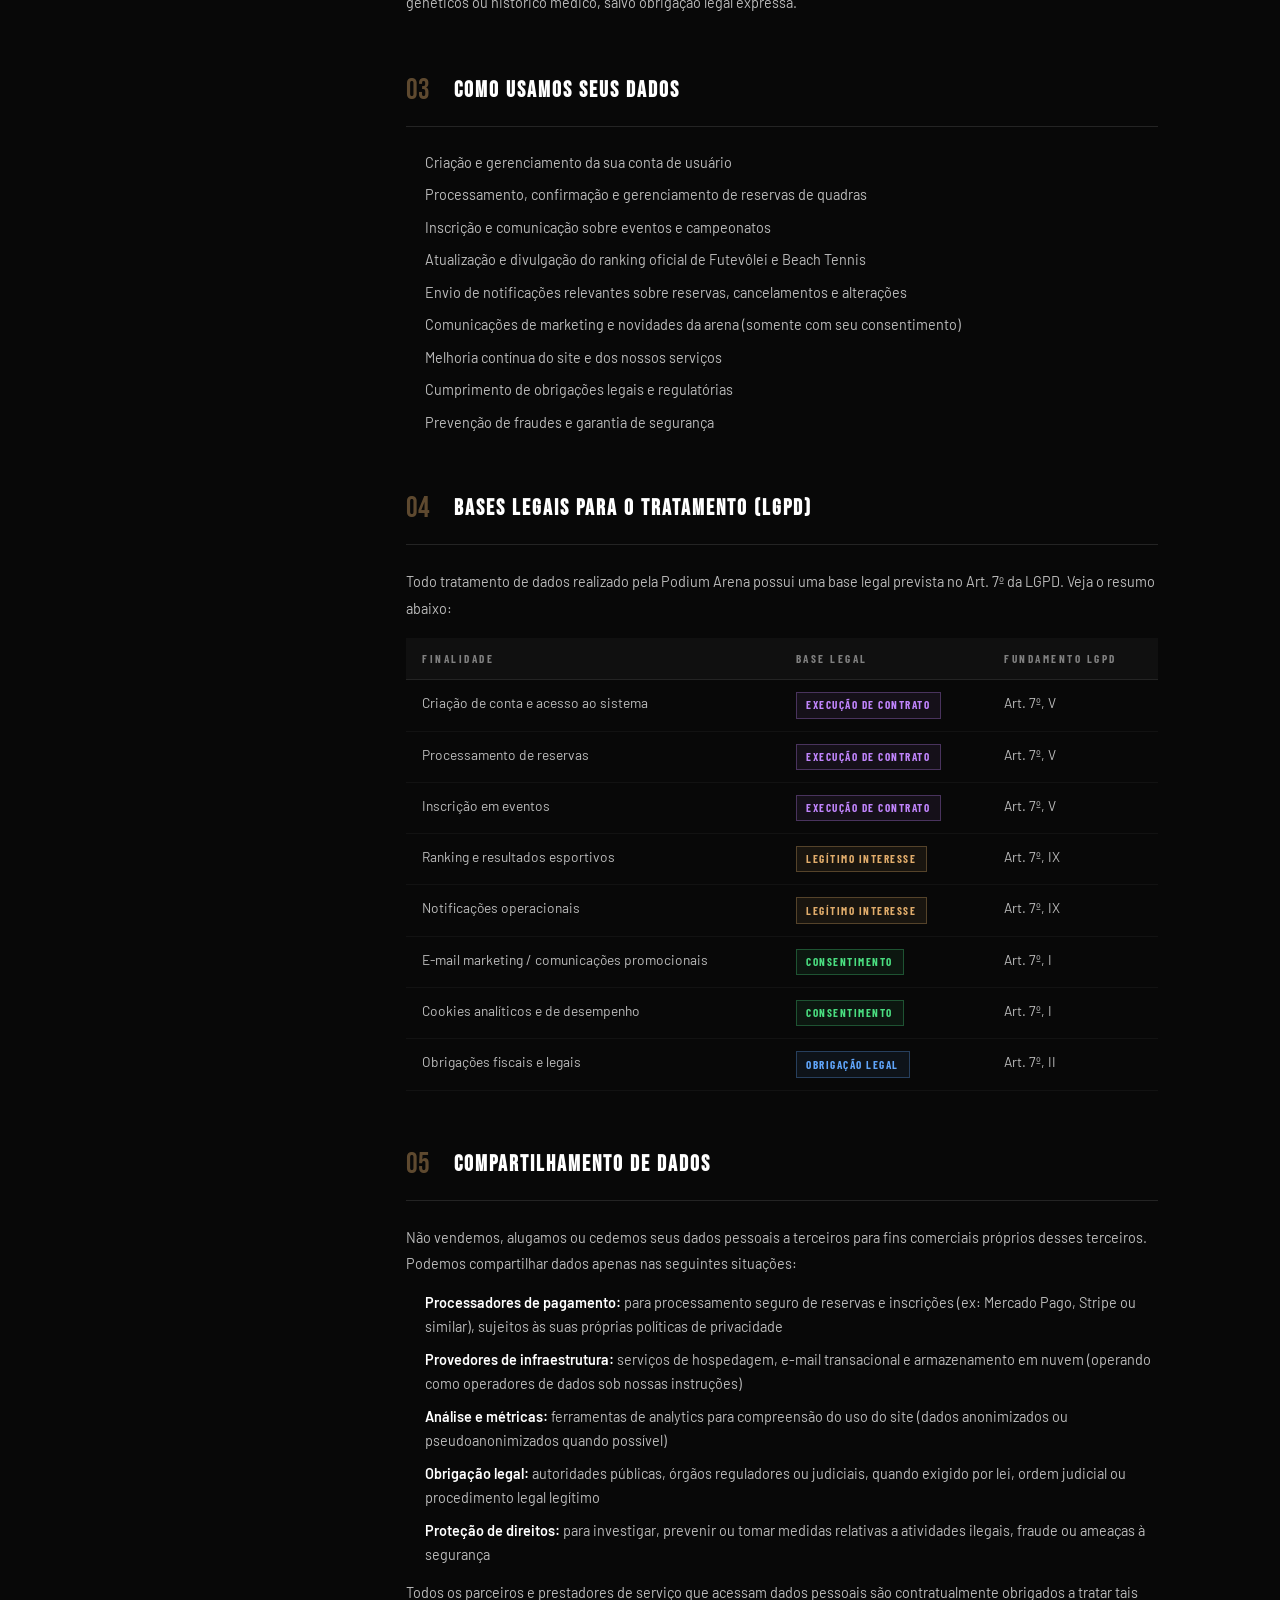
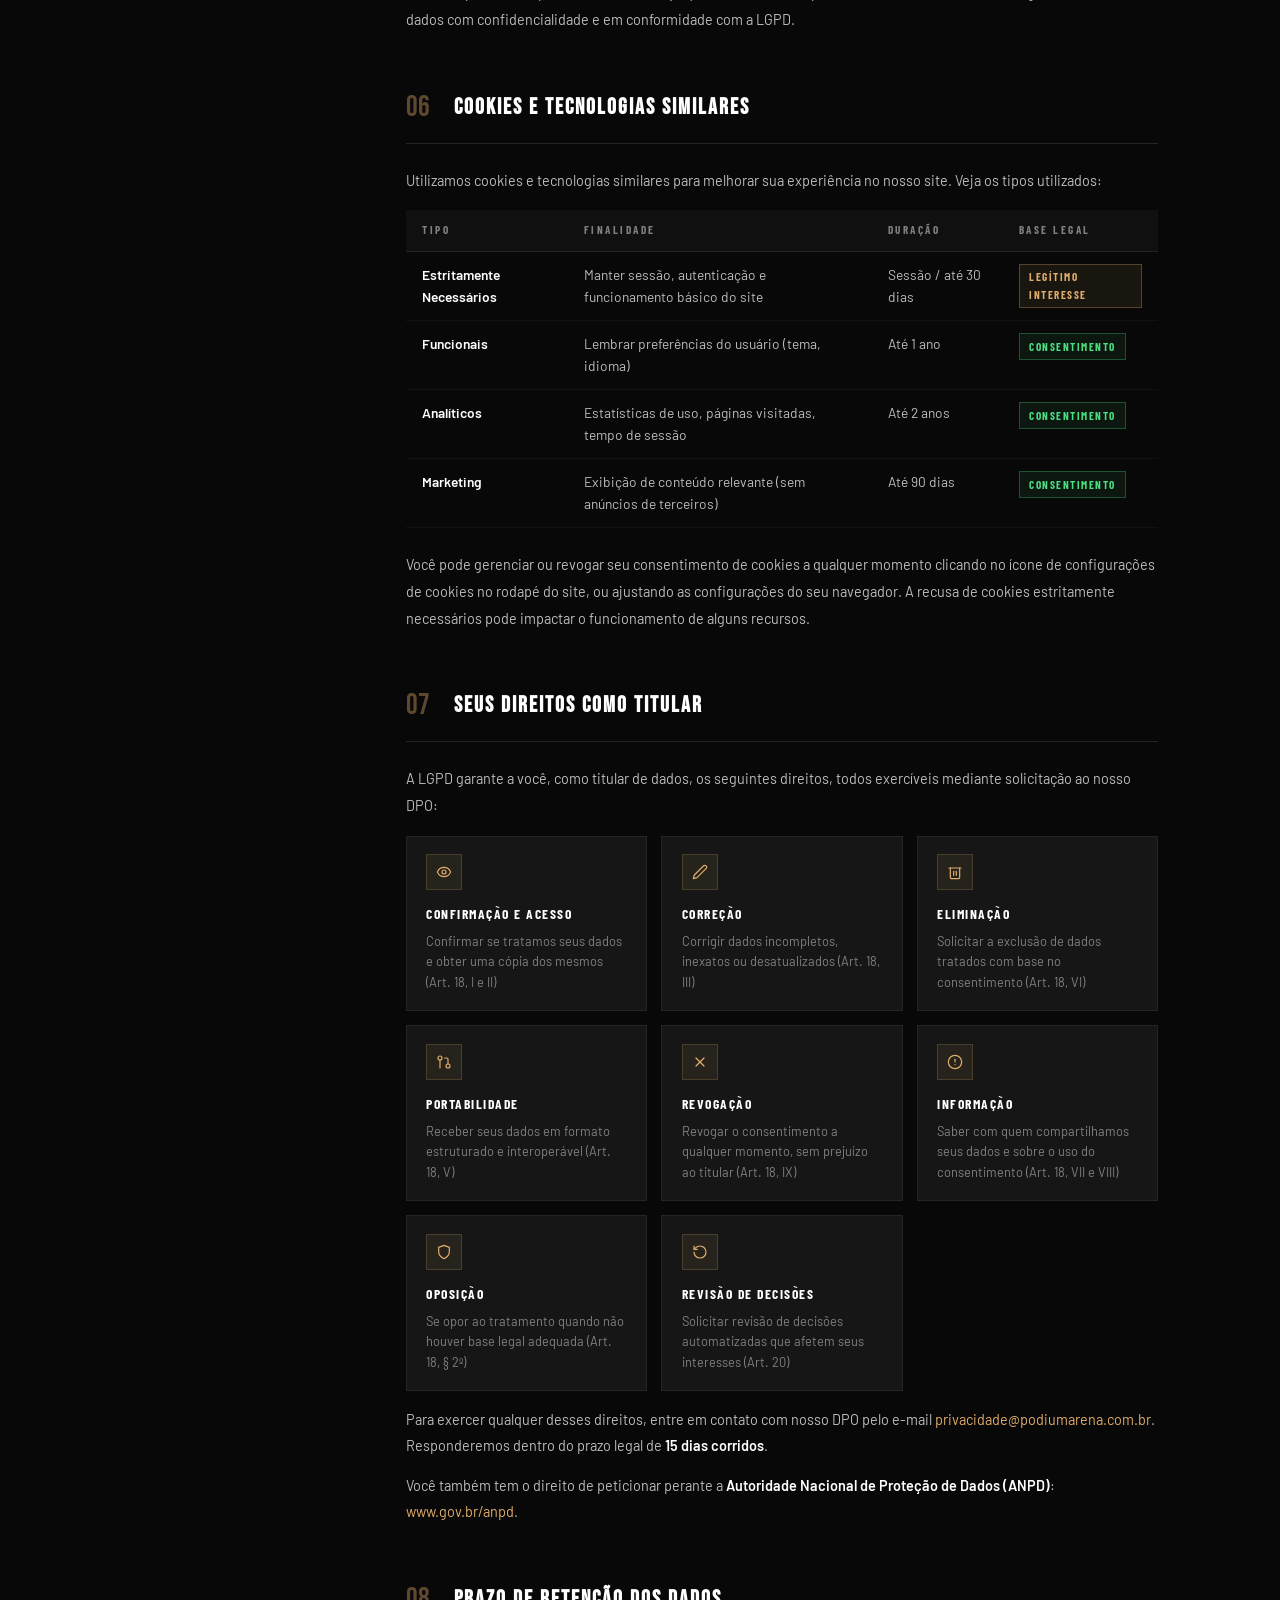
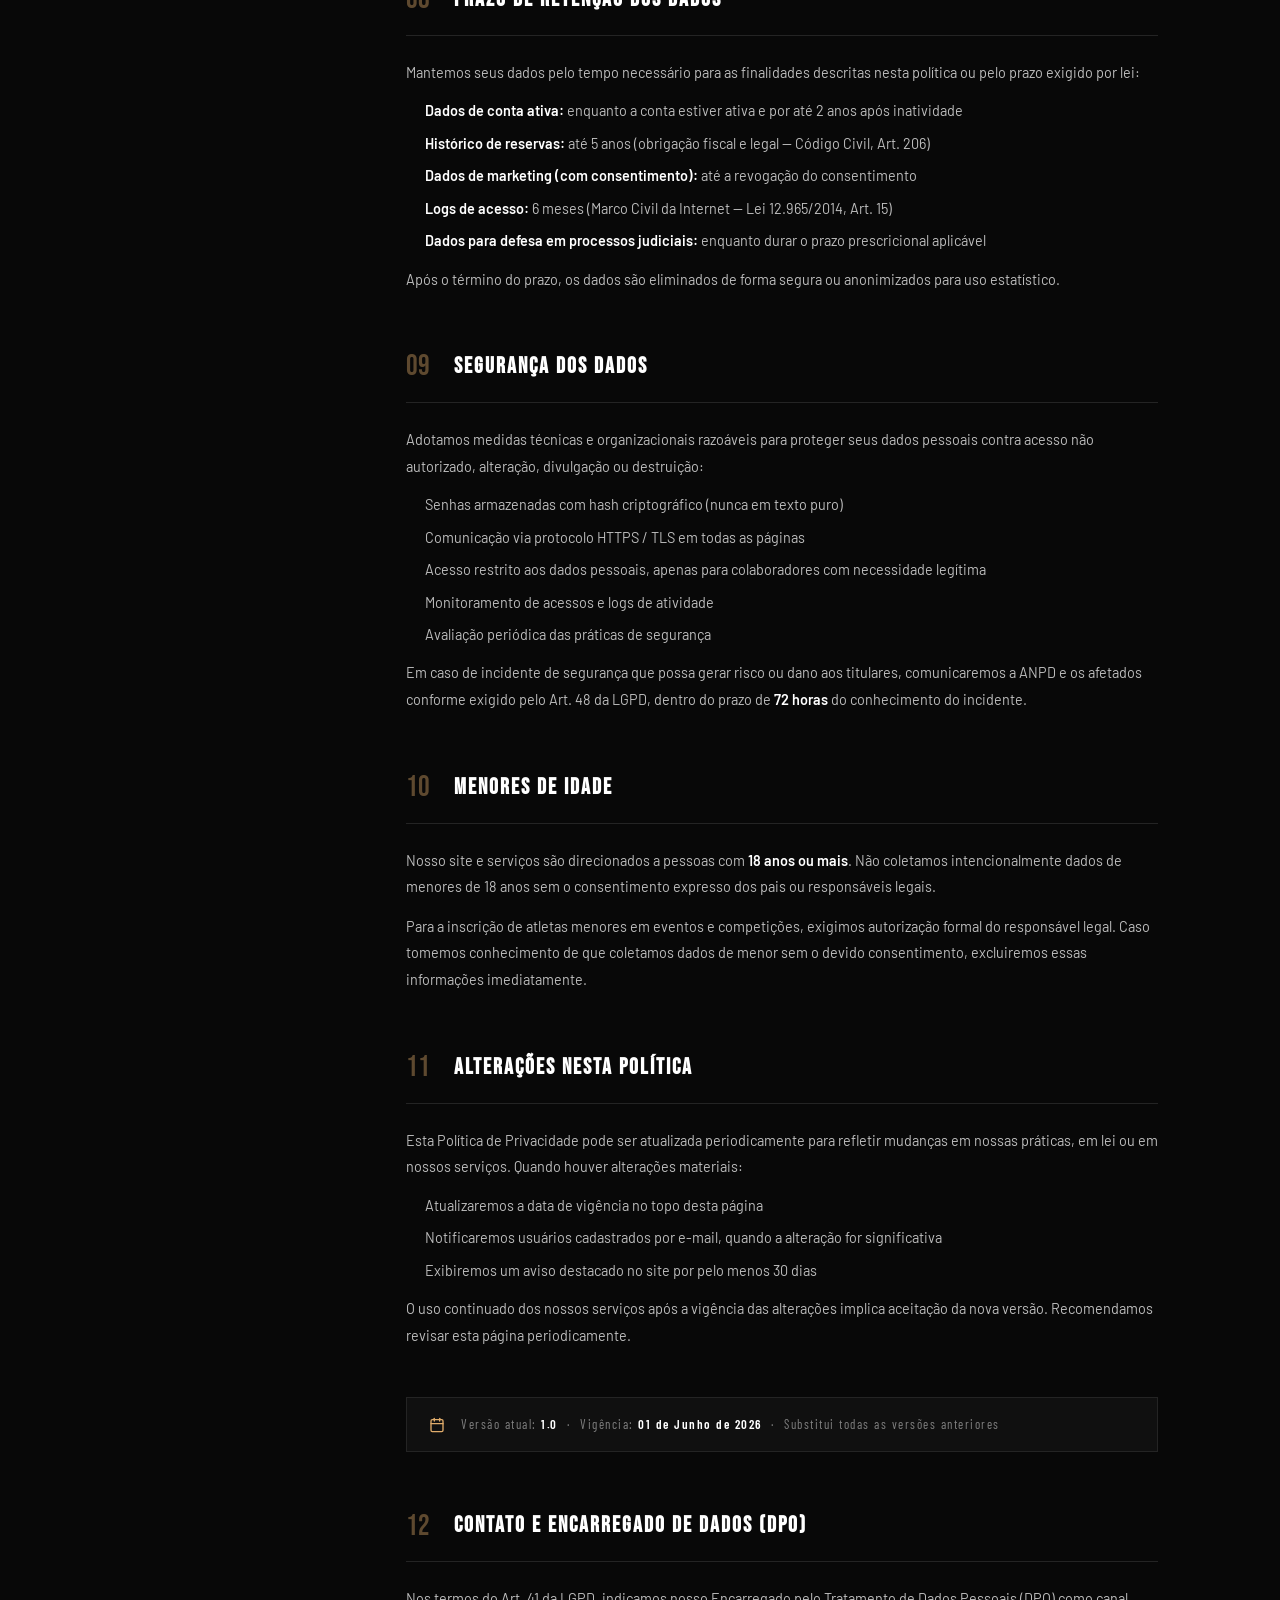
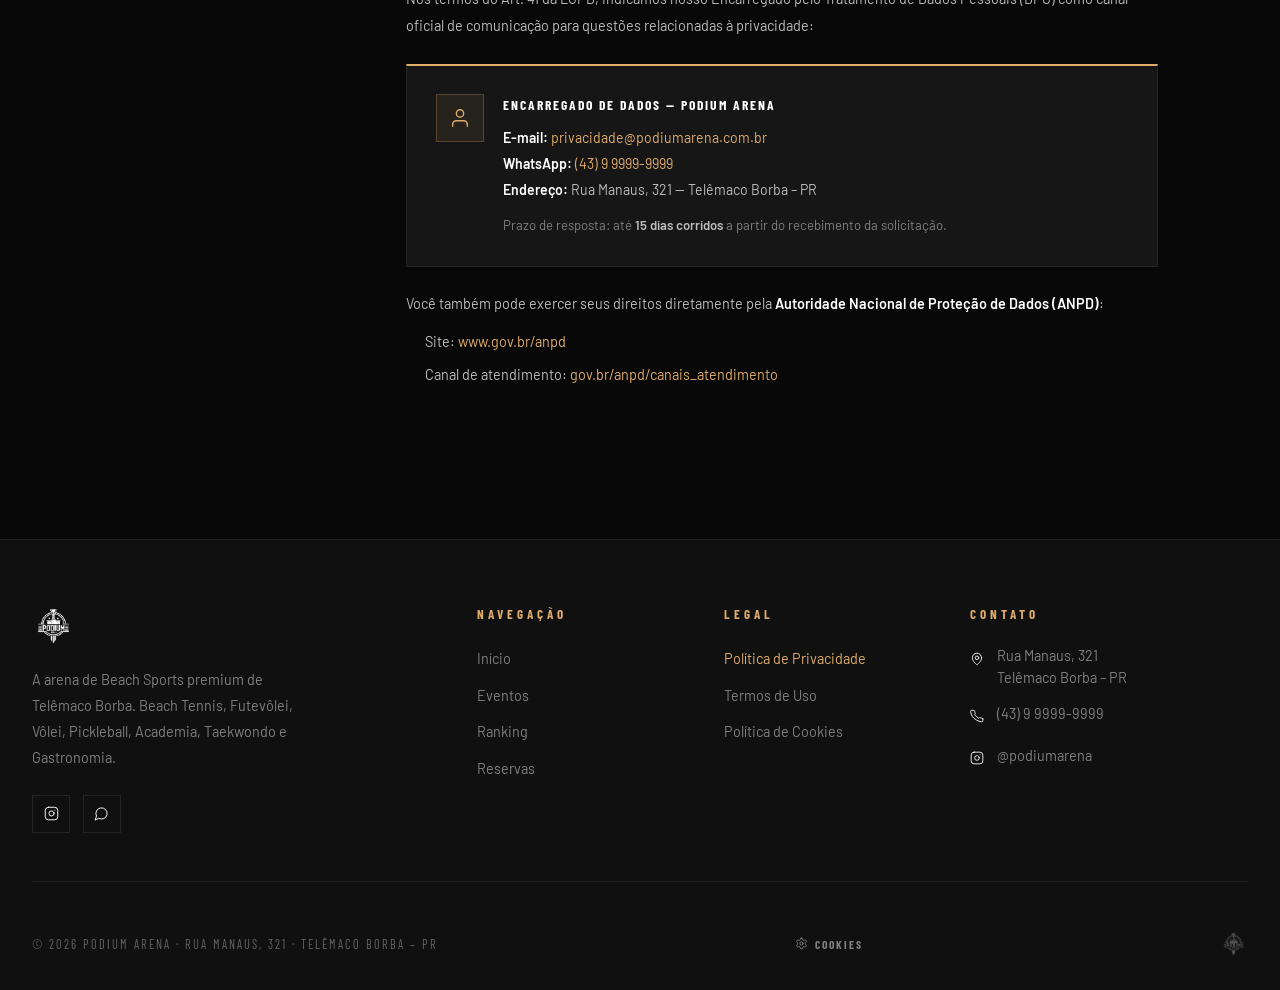
<file: pages/privacidade.html>
<!DOCTYPE html>
<html lang="pt-BR">
<head>
  <meta charset="UTF-8">
  <meta name="viewport" content="width=device-width, initial-scale=1.0">
  <title>Política de Privacidade — Podium Arena</title>
  <link rel="preconnect" href="https://fonts.googleapis.com">
  <link href="https://fonts.googleapis.com/css2?family=Bebas+Neue&family=Barlow+Condensed:wght@300;400;500;600;700&family=Barlow:wght@300;400;500;600&display=swap" rel="stylesheet">
  <link rel="stylesheet" href="../css/vars.css">
  <link rel="stylesheet" href="../css/base.css">
  <link rel="stylesheet" href="../css/nav.css">
  <link rel="stylesheet" href="../css/auth.css">
  <link rel="stylesheet" href="../css/footer.css">
  <style>
    /* ── Hero da página ── */
    .priv-hero {
      background: var(--dark);
      border-bottom: 1px solid var(--border);
      padding: calc(var(--nav-h) + 4rem) 2rem 3.5rem;
      position: relative;
      overflow: hidden;
    }
    .priv-hero::before {
      content: '';
      position: absolute; inset: 0;
      background: repeating-linear-gradient(
        -55deg, transparent, transparent 18px,
        rgba(255,255,255,.013) 18px, rgba(255,255,255,.013) 19px
      );
      pointer-events: none;
    }
    .priv-hero::after {
      content: '';
      position: absolute; top: -120px; right: -120px;
      width: 420px; height: 420px;
      background: radial-gradient(circle, rgba(224,172,107,.1) 0%, transparent 65%);
      pointer-events: none;
    }
    .priv-hero-inner {
      max-width: 860px;
      margin: 0 auto;
      position: relative; z-index: 1;
    }
    .priv-eyebrow {
      font-family: var(--font-cond);
      font-size: .72rem; font-weight: 700;
      letter-spacing: 4px; text-transform: uppercase;
      color: var(--gold);
      display: flex; align-items: center; gap: .6rem;
      margin-bottom: 1.1rem;
    }
    .priv-eyebrow::before {
      content: '';
      display: inline-block; width: 28px; height: 1px;
      background: var(--gold);
    }
    .priv-hero h1 {
      font-family: var(--font-display);
      font-size: clamp(2.4rem, 5vw, 4rem);
      letter-spacing: 2px;
      color: var(--white);
      line-height: 1;
      margin-bottom: 1rem;
    }
    .priv-hero h1 span {
      background: linear-gradient(135deg, var(--gold-dark), var(--gold), var(--gold-light));
      -webkit-background-clip: text; -webkit-text-fill-color: transparent;
      background-clip: text;
    }
    .priv-hero-meta {
      display: flex; align-items: center; gap: 1.5rem;
      flex-wrap: wrap;
    }
    .priv-badge {
      font-family: var(--font-cond);
      font-size: .75rem; font-weight: 700;
      letter-spacing: 2px; text-transform: uppercase;
      color: var(--gray);
      border: 1px solid var(--border);
      padding: .35rem .9rem;
      display: inline-flex; align-items: center; gap: .4rem;
    }
    .priv-badge svg { color: var(--gold); }

    /* ── Layout principal ── */
    .priv-layout {
      max-width: 1100px;
      margin: 0 auto;
      padding: 4rem 2rem 6rem;
      display: grid;
      grid-template-columns: 220px 1fr;
      gap: 4rem;
      align-items: start;
    }

    /* ── Índice lateral (sticky) ── */
    .priv-toc {
      position: sticky;
      top: calc(var(--nav-h) + 2rem);
    }
    .priv-toc-title {
      font-family: var(--font-cond);
      font-size: .68rem; font-weight: 700;
      letter-spacing: 3.5px; text-transform: uppercase;
      color: var(--gray);
      margin-bottom: 1rem;
      padding-bottom: .6rem;
      border-bottom: 1px solid var(--border);
    }
    .priv-toc ul {
      list-style: none;
      display: flex; flex-direction: column; gap: .15rem;
    }
    .priv-toc a {
      display: block;
      font-family: var(--font-cond);
      font-size: .82rem; font-weight: 500;
      letter-spacing: .5px;
      color: var(--gray);
      padding: .4rem .7rem;
      border-left: 2px solid transparent;
      text-decoration: none;
      transition: all .18s;
      line-height: 1.3;
    }
    .priv-toc a:hover,
    .priv-toc a.active {
      color: var(--gold);
      border-left-color: var(--gold);
      background: var(--gold-faint);
    }

    /* ── Conteúdo ── */
    .priv-content {
      min-width: 0;
    }
    .priv-intro {
      background: var(--card);
      border: 1px solid var(--border);
      border-left: 3px solid var(--gold);
      padding: 1.4rem 1.6rem;
      margin-bottom: 3rem;
    }
    .priv-intro p {
      font-size: .9rem;
      color: var(--gray-light);
      line-height: 1.8;
    }
    .priv-intro p + p { margin-top: .6rem; }
    .priv-intro strong { color: var(--gold); font-weight: 600; }

    /* seções */
    .priv-section {
      margin-bottom: 3.5rem;
      scroll-margin-top: calc(var(--nav-h) + 1.5rem);
    }
    .priv-section-header {
      display: flex; align-items: center; gap: 1rem;
      margin-bottom: 1.5rem;
      padding-bottom: 1rem;
      border-bottom: 1px solid var(--border);
    }
    .priv-section-num {
      font-family: var(--font-display);
      font-size: 1.8rem;
      color: var(--gold);
      line-height: 1;
      opacity: .4;
      min-width: 2rem;
    }
    .priv-section h2 {
      font-family: var(--font-display);
      font-size: 1.4rem;
      letter-spacing: 2px;
      color: var(--white);
      text-transform: uppercase;
    }
    .priv-section h3 {
      font-family: var(--font-cond);
      font-size: 1rem; font-weight: 700;
      letter-spacing: 2px; text-transform: uppercase;
      color: var(--gold-light);
      margin: 1.4rem 0 .6rem;
    }
    .priv-section p {
      font-size: .9rem;
      color: var(--gray-light);
      line-height: 1.85;
      margin-bottom: .8rem;
    }
    .priv-section ul,
    .priv-section ol {
      padding-left: 1.2rem;
      display: flex; flex-direction: column; gap: .5rem;
      margin-bottom: .8rem;
    }
    .priv-section li {
      font-size: .9rem;
      color: var(--gray-light);
      line-height: 1.7;
    }
    .priv-section li::marker { color: var(--gold); }
    .priv-section strong { color: var(--white); font-weight: 600; }
    .priv-section a { color: var(--gold); text-decoration: none; }
    .priv-section a:hover { opacity: .8; }

    /* tabela de dados */
    .priv-table-wrap { overflow-x: auto; margin: 1rem 0 1.5rem; }
    .priv-table {
      width: 100%;
      border-collapse: collapse;
      font-size: .86rem;
    }
    .priv-table th {
      font-family: var(--font-cond);
      font-size: .7rem; font-weight: 700;
      letter-spacing: 2.5px; text-transform: uppercase;
      color: var(--gray);
      padding: .7rem 1rem;
      text-align: left;
      background: var(--dark);
      border-bottom: 1px solid var(--border);
      white-space: nowrap;
    }
    .priv-table td {
      padding: .75rem 1rem;
      color: var(--gray-light);
      border-bottom: 1px solid rgba(255,255,255,.04);
      vertical-align: top;
      line-height: 1.6;
    }
    .priv-table tr:hover td { background: var(--gold-faint); }
    .priv-table .tag {
      font-family: var(--font-cond);
      font-size: .7rem; font-weight: 700;
      letter-spacing: 1.5px; text-transform: uppercase;
      padding: .2rem .6rem;
      border: 1px solid;
      display: inline-block;
    }
    .priv-table .tag-legal    { color: #60a5fa; border-color: rgba(96,165,250,.3); background: rgba(96,165,250,.07); }
    .priv-table .tag-legit    { color: var(--gold); border-color: rgba(224,172,107,.3); background: var(--gold-faint); }
    .priv-table .tag-consent  { color: #4ade80; border-color: rgba(74,222,128,.3); background: rgba(74,222,128,.07); }
    .priv-table .tag-contrato { color: #c084fc; border-color: rgba(192,132,252,.3); background: rgba(192,132,252,.07); }

    /* destaque de direitos */
    .priv-rights-grid {
      display: grid;
      grid-template-columns: repeat(auto-fill, minmax(240px, 1fr));
      gap: .9rem;
      margin: 1rem 0;
    }
    .priv-right-card {
      background: var(--card);
      border: 1px solid var(--border);
      padding: 1.1rem 1.2rem;
      transition: border-color .2s;
    }
    .priv-right-card:hover { border-color: rgba(224,172,107,.25); }
    .priv-right-card-icon {
      width: 36px; height: 36px;
      background: var(--gold-faint);
      border: 1px solid rgba(224,172,107,.2);
      display: flex; align-items: center; justify-content: center;
      margin-bottom: .8rem;
      color: var(--gold);
    }
    .priv-right-card h4 {
      font-family: var(--font-cond);
      font-size: .85rem; font-weight: 700;
      letter-spacing: 1.5px; text-transform: uppercase;
      color: var(--white);
      margin-bottom: .35rem;
    }
    .priv-right-card p {
      font-size: .8rem;
      color: var(--gray);
      line-height: 1.6;
      margin: 0;
    }

    /* caixa de contato DPO */
    .priv-dpo-box {
      background: var(--card);
      border: 1px solid var(--border);
      border-top: 2px solid var(--gold);
      padding: 1.8rem;
      display: grid;
      grid-template-columns: 48px 1fr;
      gap: 1.2rem;
      align-items: start;
      margin: 1.5rem 0;
    }
    .priv-dpo-icon {
      width: 48px; height: 48px;
      background: var(--gold-faint);
      border: 1px solid rgba(224,172,107,.25);
      display: flex; align-items: center; justify-content: center;
      color: var(--gold);
      flex-shrink: 0;
    }
    .priv-dpo-box h4 {
      font-family: var(--font-cond);
      font-size: .85rem; font-weight: 700;
      letter-spacing: 2px; text-transform: uppercase;
      color: var(--white);
      margin-bottom: .5rem;
    }
    .priv-dpo-box p { margin: 0; font-size: .88rem; }
    .priv-dpo-box a { color: var(--gold); }

    /* update bar */
    .priv-update-bar {
      background: var(--dark);
      border: 1px solid var(--border);
      padding: 1rem 1.4rem;
      display: flex; align-items: center; gap: 1rem;
      font-family: var(--font-cond);
      font-size: .8rem; letter-spacing: 1.5px;
      color: var(--gray);
      margin-top: 3rem;
    }
    .priv-update-bar svg { color: var(--gold); flex-shrink: 0; }

    /* ── Responsivo ── */
    @media (max-width: 860px) {
      .priv-layout { grid-template-columns: 1fr; gap: 2rem; }
      .priv-toc { position: static; }
      .priv-toc ul { display: grid; grid-template-columns: 1fr 1fr; gap: .3rem; }
    }
    @media (max-width: 540px) {
      .priv-toc ul { grid-template-columns: 1fr; }
      .priv-rights-grid { grid-template-columns: 1fr; }
      .priv-dpo-box { grid-template-columns: 1fr; }
      .priv-dpo-icon { width: 40px; height: 40px; }
    }
  </style>
</head>
<body>

<!-- MOBILE MENU -->
<div class="mobile-menu" id="mobileMenu">
  <a href="../index.html" onclick="toggleMenu()">Início</a>
  <a href="../index.html#sobre" onclick="toggleMenu()">Sobre</a>
  <a href="../index.html#modalidades" onclick="toggleMenu()">Modalidades</a>
  <a href="eventos.html" onclick="toggleMenu()">Eventos</a>
  <a href="ranking.html" onclick="toggleMenu()">Ranking</a>
  <a href="reservas.html" onclick="toggleMenu()">Reservas</a>
  <div class="mobile-actions">
    <a href="reservas.html" class="btn-gold">Reservar Quadra</a>
  </div>
</div>

<!-- NAV -->
<nav id="mainNav">
  <a href="../index.html" class="nav-logo"><img data-logo src="../img/logo.png" alt="Podium Arena"></a>
  <ul class="nav-links">
    <li><a href="../index.html#sobre">Sobre</a></li>
    <li><a href="../index.html#modalidades">Modalidades</a></li>
    <li><a href="eventos.html">Eventos</a></li>
    <li><a href="ranking.html">Ranking</a></li>
    <li><a href="reservas.html">Reservas</a></li>
  </ul>
  <div class="nav-right">
    <a href="reservas.html" class="nav-cta">Reservar</a>
  </div>
  <button class="mobile-toggle" id="menuToggle" onclick="toggleMenu()">
    <span></span><span></span><span></span>
  </button>
</nav>

<!-- HERO -->
<div class="priv-hero">
  <div class="priv-hero-inner">
    <p class="priv-eyebrow">Legal</p>
    <h1>POLÍTICA DE <span>PRIVACIDADE</span></h1>
    <div class="priv-hero-meta">
      <span class="priv-badge">
        <svg xmlns="http://www.w3.org/2000/svg" width="12" height="12" viewBox="0 0 24 24" fill="none" stroke="currentColor" stroke-width="2" stroke-linecap="round" stroke-linejoin="round"><path d="M12 22s8-4 8-10V5l-8-3-8 3v7c0 6 8 10 8 10z"/></svg>
        LGPD · Lei 13.709/2018
      </span>
      <span class="priv-badge">
        <svg xmlns="http://www.w3.org/2000/svg" width="12" height="12" viewBox="0 0 24 24" fill="none" stroke="currentColor" stroke-width="2" stroke-linecap="round" stroke-linejoin="round"><rect width="18" height="18" x="3" y="4" rx="2"/><line x1="16" x2="16" y1="2" y2="6"/><line x1="8" x2="8" y1="2" y2="6"/><line x1="3" x2="21" y1="10" y2="10"/></svg>
        Atualizada em 01 Jun 2026
      </span>
      <span class="priv-badge">
        <svg xmlns="http://www.w3.org/2000/svg" width="12" height="12" viewBox="0 0 24 24" fill="none" stroke="currentColor" stroke-width="2" stroke-linecap="round" stroke-linejoin="round"><path d="M20 10c0 6-8 12-8 12s-8-6-8-12a8 8 0 0 1 16 0Z"/><circle cx="12" cy="10" r="3"/></svg>
        Podium Arena · Telêmaco Borba – PR
      </span>
    </div>
  </div>
</div>

<!-- LAYOUT PRINCIPAL -->
<div class="priv-layout">

  <!-- ÍNDICE LATERAL -->
  <aside class="priv-toc">
    <p class="priv-toc-title">Conteúdo</p>
    <ul>
      <li><a href="#s1">1. Quem Somos</a></li>
      <li><a href="#s2">2. Dados Coletados</a></li>
      <li><a href="#s3">3. Como Usamos</a></li>
      <li><a href="#s4">4. Bases Legais</a></li>
      <li><a href="#s5">5. Compartilhamento</a></li>
      <li><a href="#s6">6. Cookies</a></li>
      <li><a href="#s7">7. Seus Direitos</a></li>
      <li><a href="#s8">8. Retenção</a></li>
      <li><a href="#s9">9. Segurança</a></li>
      <li><a href="#s10">10. Menores</a></li>
      <li><a href="#s11">11. Alterações</a></li>
      <li><a href="#s12">12. Contato & DPO</a></li>
    </ul>
  </aside>

  <!-- CONTEÚDO -->
  <main class="priv-content">

    <!-- INTRO -->
    <div class="priv-intro">
      <p>A <strong>Podium Arena</strong> respeita e protege a privacidade de seus usuários, atletas e visitantes. Esta Política de Privacidade descreve como coletamos, usamos, armazenamos e protegemos seus dados pessoais, em conformidade com a <strong>Lei Geral de Proteção de Dados Pessoais — LGPD (Lei nº 13.709/2018)</strong>.</p>
      <p>Ao utilizar nosso site, aplicativo, fazer uma reserva ou se inscrever em eventos, você concorda com os termos aqui descritos. Leia com atenção e, em caso de dúvidas, entre em contato pelo canal indicado ao final.</p>
    </div>

    <!-- 1. QUEM SOMOS -->
    <section class="priv-section" id="s1">
      <div class="priv-section-header">
        <span class="priv-section-num">01</span>
        <h2>Quem Somos — Controlador dos Dados</h2>
      </div>
      <p><strong>Razão Social:</strong> Podium Arena Ltda. (ou pessoa física responsável, conforme registro)</p>
      <p><strong>Nome Fantasia:</strong> Podium Arena</p>
      <p><strong>Endereço:</strong> Rua Manaus, 321 — Telêmaco Borba – PR, CEP a confirmar</p>
      <p><strong>E-mail:</strong> <a href="mailto:privacidade@podiumarena.com.br">privacidade@podiumarena.com.br</a></p>
      <p><strong>Telefone / WhatsApp:</strong> <a href="https://wa.me/5543999999999">(43) 9 9999-9999</a></p>
      <p>Na qualidade de <strong>controlador de dados</strong> (conforme Art. 5º, VI da LGPD), somos responsáveis pelas decisões sobre o tratamento de seus dados pessoais coletados por meio deste site e de nossas operações físicas.</p>
    </section>

    <!-- 2. DADOS COLETADOS -->
    <section class="priv-section" id="s2">
      <div class="priv-section-header">
        <span class="priv-section-num">02</span>
        <h2>Quais Dados Coletamos</h2>
      </div>

      <h3>2.1 Dados fornecidos diretamente por você</h3>
      <ul>
        <li><strong>Cadastro:</strong> nome completo, e-mail, CPF, data de nascimento, telefone e senha (armazenada de forma criptografada)</li>
        <li><strong>Reservas:</strong> quadra, data, horário escolhido e histórico de agendamentos</li>
        <li><strong>Inscrições em eventos:</strong> modalidade, categoria, dupla e informações de pagamento (processadas por terceiros seguros)</li>
        <li><strong>Comunicações:</strong> mensagens enviadas via formulário de contato ou WhatsApp</li>
      </ul>

      <h3>2.2 Dados coletados automaticamente</h3>
      <ul>
        <li><strong>Navegação:</strong> endereço IP, tipo de navegador, sistema operacional, páginas visitadas e tempo de acesso</li>
        <li><strong>Cookies e tecnologias similares:</strong> identificadores de sessão, preferências de uso e dados analíticos (veja seção 6)</li>
        <li><strong>Dispositivo:</strong> tipo de dispositivo (mobile/desktop) e resolução de tela</li>
      </ul>

      <h3>2.3 Dados que NÃO coletamos</h3>
      <p>Não coletamos dados sensíveis como origem racial, dados biométricos, opiniões políticas, crenças religiosas, dados genéticos ou histórico médico, salvo obrigação legal expressa.</p>
    </section>

    <!-- 3. COMO USAMOS -->
    <section class="priv-section" id="s3">
      <div class="priv-section-header">
        <span class="priv-section-num">03</span>
        <h2>Como Usamos Seus Dados</h2>
      </div>
      <ul>
        <li>Criação e gerenciamento da sua conta de usuário</li>
        <li>Processamento, confirmação e gerenciamento de reservas de quadras</li>
        <li>Inscrição e comunicação sobre eventos e campeonatos</li>
        <li>Atualização e divulgação do ranking oficial de Futevôlei e Beach Tennis</li>
        <li>Envio de notificações relevantes sobre reservas, cancelamentos e alterações</li>
        <li>Comunicações de marketing e novidades da arena (somente com seu consentimento)</li>
        <li>Melhoria contínua do site e dos nossos serviços</li>
        <li>Cumprimento de obrigações legais e regulatórias</li>
        <li>Prevenção de fraudes e garantia de segurança</li>
      </ul>
    </section>

    <!-- 4. BASES LEGAIS -->
    <section class="priv-section" id="s4">
      <div class="priv-section-header">
        <span class="priv-section-num">04</span>
        <h2>Bases Legais para o Tratamento (LGPD)</h2>
      </div>
      <p>Todo tratamento de dados realizado pela Podium Arena possui uma base legal prevista no Art. 7º da LGPD. Veja o resumo abaixo:</p>

      <div class="priv-table-wrap">
        <table class="priv-table">
          <thead>
            <tr>
              <th>Finalidade</th>
              <th>Base Legal</th>
              <th>Fundamento LGPD</th>
            </tr>
          </thead>
          <tbody>
            <tr>
              <td>Criação de conta e acesso ao sistema</td>
              <td><span class="tag tag-contrato">Execução de contrato</span></td>
              <td>Art. 7º, V</td>
            </tr>
            <tr>
              <td>Processamento de reservas</td>
              <td><span class="tag tag-contrato">Execução de contrato</span></td>
              <td>Art. 7º, V</td>
            </tr>
            <tr>
              <td>Inscrição em eventos</td>
              <td><span class="tag tag-contrato">Execução de contrato</span></td>
              <td>Art. 7º, V</td>
            </tr>
            <tr>
              <td>Ranking e resultados esportivos</td>
              <td><span class="tag tag-legit">Legítimo interesse</span></td>
              <td>Art. 7º, IX</td>
            </tr>
            <tr>
              <td>Notificações operacionais</td>
              <td><span class="tag tag-legit">Legítimo interesse</span></td>
              <td>Art. 7º, IX</td>
            </tr>
            <tr>
              <td>E-mail marketing / comunicações promocionais</td>
              <td><span class="tag tag-consent">Consentimento</span></td>
              <td>Art. 7º, I</td>
            </tr>
            <tr>
              <td>Cookies analíticos e de desempenho</td>
              <td><span class="tag tag-consent">Consentimento</span></td>
              <td>Art. 7º, I</td>
            </tr>
            <tr>
              <td>Obrigações fiscais e legais</td>
              <td><span class="tag tag-legal">Obrigação legal</span></td>
              <td>Art. 7º, II</td>
            </tr>
          </tbody>
        </table>
      </div>
    </section>

    <!-- 5. COMPARTILHAMENTO -->
    <section class="priv-section" id="s5">
      <div class="priv-section-header">
        <span class="priv-section-num">05</span>
        <h2>Compartilhamento de Dados</h2>
      </div>
      <p>Não vendemos, alugamos ou cedemos seus dados pessoais a terceiros para fins comerciais próprios desses terceiros. Podemos compartilhar dados apenas nas seguintes situações:</p>
      <ul>
        <li><strong>Processadores de pagamento:</strong> para processamento seguro de reservas e inscrições (ex: Mercado Pago, Stripe ou similar), sujeitos às suas próprias políticas de privacidade</li>
        <li><strong>Provedores de infraestrutura:</strong> serviços de hospedagem, e-mail transacional e armazenamento em nuvem (operando como operadores de dados sob nossas instruções)</li>
        <li><strong>Análise e métricas:</strong> ferramentas de analytics para compreensão do uso do site (dados anonimizados ou pseudoanonimizados quando possível)</li>
        <li><strong>Obrigação legal:</strong> autoridades públicas, órgãos reguladores ou judiciais, quando exigido por lei, ordem judicial ou procedimento legal legítimo</li>
        <li><strong>Proteção de direitos:</strong> para investigar, prevenir ou tomar medidas relativas a atividades ilegais, fraude ou ameaças à segurança</li>
      </ul>
      <p>Todos os parceiros e prestadores de serviço que acessam dados pessoais são contratualmente obrigados a tratar tais dados com confidencialidade e em conformidade com a LGPD.</p>
    </section>

    <!-- 6. COOKIES -->
    <section class="priv-section" id="s6">
      <div class="priv-section-header">
        <span class="priv-section-num">06</span>
        <h2>Cookies e Tecnologias Similares</h2>
      </div>
      <p>Utilizamos cookies e tecnologias similares para melhorar sua experiência no nosso site. Veja os tipos utilizados:</p>

      <div class="priv-table-wrap">
        <table class="priv-table">
          <thead>
            <tr>
              <th>Tipo</th>
              <th>Finalidade</th>
              <th>Duração</th>
              <th>Base Legal</th>
            </tr>
          </thead>
          <tbody>
            <tr>
              <td><strong>Estritamente Necessários</strong></td>
              <td>Manter sessão, autenticação e funcionamento básico do site</td>
              <td>Sessão / até 30 dias</td>
              <td><span class="tag tag-legit">Legítimo interesse</span></td>
            </tr>
            <tr>
              <td><strong>Funcionais</strong></td>
              <td>Lembrar preferências do usuário (tema, idioma)</td>
              <td>Até 1 ano</td>
              <td><span class="tag tag-consent">Consentimento</span></td>
            </tr>
            <tr>
              <td><strong>Analíticos</strong></td>
              <td>Estatísticas de uso, páginas visitadas, tempo de sessão</td>
              <td>Até 2 anos</td>
              <td><span class="tag tag-consent">Consentimento</span></td>
            </tr>
            <tr>
              <td><strong>Marketing</strong></td>
              <td>Exibição de conteúdo relevante (sem anúncios de terceiros)</td>
              <td>Até 90 dias</td>
              <td><span class="tag tag-consent">Consentimento</span></td>
            </tr>
          </tbody>
        </table>
      </div>

      <p>Você pode gerenciar ou revogar seu consentimento de cookies a qualquer momento clicando no ícone de configurações de cookies no rodapé do site, ou ajustando as configurações do seu navegador. A recusa de cookies estritamente necessários pode impactar o funcionamento de alguns recursos.</p>
    </section>

    <!-- 7. SEUS DIREITOS -->
    <section class="priv-section" id="s7">
      <div class="priv-section-header">
        <span class="priv-section-num">07</span>
        <h2>Seus Direitos como Titular</h2>
      </div>
      <p>A LGPD garante a você, como titular de dados, os seguintes direitos, todos exercíveis mediante solicitação ao nosso DPO:</p>

      <div class="priv-rights-grid">
        <div class="priv-right-card">
          <div class="priv-right-card-icon">
            <svg xmlns="http://www.w3.org/2000/svg" width="16" height="16" viewBox="0 0 24 24" fill="none" stroke="currentColor" stroke-width="1.8" stroke-linecap="round" stroke-linejoin="round"><path d="M2 12s3-7 10-7 10 7 10 7-3 7-10 7-10-7-10-7z"/><circle cx="12" cy="12" r="3"/></svg>
          </div>
          <h4>Confirmação e Acesso</h4>
          <p>Confirmar se tratamos seus dados e obter uma cópia dos mesmos (Art. 18, I e II)</p>
        </div>
        <div class="priv-right-card">
          <div class="priv-right-card-icon">
            <svg xmlns="http://www.w3.org/2000/svg" width="16" height="16" viewBox="0 0 24 24" fill="none" stroke="currentColor" stroke-width="1.8" stroke-linecap="round" stroke-linejoin="round"><path d="M17 3a2.85 2.83 0 1 1 4 4L7.5 20.5 2 22l1.5-5.5Z"/></svg>
          </div>
          <h4>Correção</h4>
          <p>Corrigir dados incompletos, inexatos ou desatualizados (Art. 18, III)</p>
        </div>
        <div class="priv-right-card">
          <div class="priv-right-card-icon">
            <svg xmlns="http://www.w3.org/2000/svg" width="16" height="16" viewBox="0 0 24 24" fill="none" stroke="currentColor" stroke-width="1.8" stroke-linecap="round" stroke-linejoin="round"><polyline points="3 6 5 6 21 6"/><path d="M19 6v14a2 2 0 0 1-2 2H7a2 2 0 0 1-2-2V6"/><path d="M10 11v6"/><path d="M14 11v6"/></svg>
          </div>
          <h4>Eliminação</h4>
          <p>Solicitar a exclusão de dados tratados com base no consentimento (Art. 18, VI)</p>
        </div>
        <div class="priv-right-card">
          <div class="priv-right-card-icon">
            <svg xmlns="http://www.w3.org/2000/svg" width="16" height="16" viewBox="0 0 24 24" fill="none" stroke="currentColor" stroke-width="1.8" stroke-linecap="round" stroke-linejoin="round"><circle cx="18" cy="18" r="3"/><circle cx="6" cy="6" r="3"/><path d="M13 6h3a2 2 0 0 1 2 2v7"/><line x1="6" x2="6" y1="9" y2="21"/></svg>
          </div>
          <h4>Portabilidade</h4>
          <p>Receber seus dados em formato estruturado e interoperável (Art. 18, V)</p>
        </div>
        <div class="priv-right-card">
          <div class="priv-right-card-icon">
            <svg xmlns="http://www.w3.org/2000/svg" width="16" height="16" viewBox="0 0 24 24" fill="none" stroke="currentColor" stroke-width="1.8" stroke-linecap="round" stroke-linejoin="round"><path d="M18 6 6 18"/><path d="m6 6 12 12"/></svg>
          </div>
          <h4>Revogação</h4>
          <p>Revogar o consentimento a qualquer momento, sem prejuízo ao titular (Art. 18, IX)</p>
        </div>
        <div class="priv-right-card">
          <div class="priv-right-card-icon">
            <svg xmlns="http://www.w3.org/2000/svg" width="16" height="16" viewBox="0 0 24 24" fill="none" stroke="currentColor" stroke-width="1.8" stroke-linecap="round" stroke-linejoin="round"><circle cx="12" cy="12" r="10"/><line x1="12" x2="12" y1="8" y2="12"/><line x1="12" x2="12.01" y1="16" y2="16"/></svg>
          </div>
          <h4>Informação</h4>
          <p>Saber com quem compartilhamos seus dados e sobre o uso do consentimento (Art. 18, VII e VIII)</p>
        </div>
        <div class="priv-right-card">
          <div class="priv-right-card-icon">
            <svg xmlns="http://www.w3.org/2000/svg" width="16" height="16" viewBox="0 0 24 24" fill="none" stroke="currentColor" stroke-width="1.8" stroke-linecap="round" stroke-linejoin="round"><path d="M12 22s8-4 8-10V5l-8-3-8 3v7c0 6 8 10 8 10z"/></svg>
          </div>
          <h4>Oposição</h4>
          <p>Se opor ao tratamento quando não houver base legal adequada (Art. 18, § 2º)</p>
        </div>
        <div class="priv-right-card">
          <div class="priv-right-card-icon">
            <svg xmlns="http://www.w3.org/2000/svg" width="16" height="16" viewBox="0 0 24 24" fill="none" stroke="currentColor" stroke-width="1.8" stroke-linecap="round" stroke-linejoin="round"><path d="M3 12a9 9 0 1 0 9-9 9.75 9.75 0 0 0-6.74 2.74L3 8"/><path d="M3 3v5h5"/></svg>
          </div>
          <h4>Revisão de Decisões</h4>
          <p>Solicitar revisão de decisões automatizadas que afetem seus interesses (Art. 20)</p>
        </div>
      </div>

      <p>Para exercer qualquer desses direitos, entre em contato com nosso DPO pelo e-mail <a href="mailto:privacidade@podiumarena.com.br">privacidade@podiumarena.com.br</a>. Responderemos dentro do prazo legal de <strong>15 dias corridos</strong>.</p>
      <p>Você também tem o direito de peticionar perante a <strong>Autoridade Nacional de Proteção de Dados (ANPD)</strong>: <a href="https://www.gov.br/anpd" target="_blank" rel="noopener">www.gov.br/anpd</a>.</p>
    </section>

    <!-- 8. RETENÇÃO -->
    <section class="priv-section" id="s8">
      <div class="priv-section-header">
        <span class="priv-section-num">08</span>
        <h2>Prazo de Retenção dos Dados</h2>
      </div>
      <p>Mantemos seus dados pelo tempo necessário para as finalidades descritas nesta política ou pelo prazo exigido por lei:</p>
      <ul>
        <li><strong>Dados de conta ativa:</strong> enquanto a conta estiver ativa e por até 2 anos após inatividade</li>
        <li><strong>Histórico de reservas:</strong> até 5 anos (obrigação fiscal e legal — Código Civil, Art. 206)</li>
        <li><strong>Dados de marketing (com consentimento):</strong> até a revogação do consentimento</li>
        <li><strong>Logs de acesso:</strong> 6 meses (Marco Civil da Internet — Lei 12.965/2014, Art. 15)</li>
        <li><strong>Dados para defesa em processos judiciais:</strong> enquanto durar o prazo prescricional aplicável</li>
      </ul>
      <p>Após o término do prazo, os dados são eliminados de forma segura ou anonimizados para uso estatístico.</p>
    </section>

    <!-- 9. SEGURANÇA -->
    <section class="priv-section" id="s9">
      <div class="priv-section-header">
        <span class="priv-section-num">09</span>
        <h2>Segurança dos Dados</h2>
      </div>
      <p>Adotamos medidas técnicas e organizacionais razoáveis para proteger seus dados pessoais contra acesso não autorizado, alteração, divulgação ou destruição:</p>
      <ul>
        <li>Senhas armazenadas com hash criptográfico (nunca em texto puro)</li>
        <li>Comunicação via protocolo HTTPS / TLS em todas as páginas</li>
        <li>Acesso restrito aos dados pessoais, apenas para colaboradores com necessidade legítima</li>
        <li>Monitoramento de acessos e logs de atividade</li>
        <li>Avaliação periódica das práticas de segurança</li>
      </ul>
      <p>Em caso de incidente de segurança que possa gerar risco ou dano aos titulares, comunicaremos a ANPD e os afetados conforme exigido pelo Art. 48 da LGPD, dentro do prazo de <strong>72 horas</strong> do conhecimento do incidente.</p>
    </section>

    <!-- 10. MENORES -->
    <section class="priv-section" id="s10">
      <div class="priv-section-header">
        <span class="priv-section-num">10</span>
        <h2>Menores de Idade</h2>
      </div>
      <p>Nosso site e serviços são direcionados a pessoas com <strong>18 anos ou mais</strong>. Não coletamos intencionalmente dados de menores de 18 anos sem o consentimento expresso dos pais ou responsáveis legais.</p>
      <p>Para a inscrição de atletas menores em eventos e competições, exigimos autorização formal do responsável legal. Caso tomemos conhecimento de que coletamos dados de menor sem o devido consentimento, excluiremos essas informações imediatamente.</p>
    </section>

    <!-- 11. ALTERAÇÕES -->
    <section class="priv-section" id="s11">
      <div class="priv-section-header">
        <span class="priv-section-num">11</span>
        <h2>Alterações nesta Política</h2>
      </div>
      <p>Esta Política de Privacidade pode ser atualizada periodicamente para refletir mudanças em nossas práticas, em lei ou em nossos serviços. Quando houver alterações materiais:</p>
      <ul>
        <li>Atualizaremos a data de vigência no topo desta página</li>
        <li>Notificaremos usuários cadastrados por e-mail, quando a alteração for significativa</li>
        <li>Exibiremos um aviso destacado no site por pelo menos 30 dias</li>
      </ul>
      <p>O uso continuado dos nossos serviços após a vigência das alterações implica aceitação da nova versão. Recomendamos revisar esta página periodicamente.</p>

      <div class="priv-update-bar">
        <svg xmlns="http://www.w3.org/2000/svg" width="16" height="16" viewBox="0 0 24 24" fill="none" stroke="currentColor" stroke-width="2" stroke-linecap="round" stroke-linejoin="round"><rect width="18" height="18" x="3" y="4" rx="2"/><line x1="16" x2="16" y1="2" y2="6"/><line x1="8" x2="8" y1="2" y2="6"/><line x1="3" x2="21" y1="10" y2="10"/></svg>
        <span>Versão atual: <strong style="color:var(--white)">1.0</strong> &nbsp;·&nbsp; Vigência: <strong style="color:var(--white)">01 de Junho de 2026</strong> &nbsp;·&nbsp; Substitui todas as versões anteriores</span>
      </div>
    </section>

    <!-- 12. CONTATO & DPO -->
    <section class="priv-section" id="s12">
      <div class="priv-section-header">
        <span class="priv-section-num">12</span>
        <h2>Contato e Encarregado de Dados (DPO)</h2>
      </div>
      <p>Nos termos do Art. 41 da LGPD, indicamos nosso Encarregado pelo Tratamento de Dados Pessoais (DPO) como canal oficial de comunicação para questões relacionadas à privacidade:</p>

      <div class="priv-dpo-box">
        <div class="priv-dpo-icon">
          <svg xmlns="http://www.w3.org/2000/svg" width="22" height="22" viewBox="0 0 24 24" fill="none" stroke="currentColor" stroke-width="1.5" stroke-linecap="round" stroke-linejoin="round"><path d="M20 21v-2a4 4 0 0 0-4-4H8a4 4 0 0 0-4 4v2"/><circle cx="12" cy="7" r="4"/></svg>
        </div>
        <div>
          <h4>Encarregado de Dados — Podium Arena</h4>
          <p><strong style="color:var(--white)">E-mail:</strong> <a href="mailto:privacidade@podiumarena.com.br">privacidade@podiumarena.com.br</a></p>
          <p><strong style="color:var(--white)">WhatsApp:</strong> <a href="https://wa.me/5543999999999">(43) 9 9999-9999</a></p>
          <p><strong style="color:var(--white)">Endereço:</strong> Rua Manaus, 321 — Telêmaco Borba – PR</p>
          <p style="margin-top:.6rem;font-size:.82rem;color:var(--gray)">Prazo de resposta: até <strong style="color:var(--gray-light)">15 dias corridos</strong> a partir do recebimento da solicitação.</p>
        </div>
      </div>

      <p>Você também pode exercer seus direitos diretamente pela <strong>Autoridade Nacional de Proteção de Dados (ANPD)</strong>:</p>
      <ul>
        <li>Site: <a href="https://www.gov.br/anpd" target="_blank" rel="noopener">www.gov.br/anpd</a></li>
        <li>Canal de atendimento: <a href="https://www.gov.br/anpd/pt-br/canais_atendimento" target="_blank" rel="noopener">gov.br/anpd/canais_atendimento</a></li>
      </ul>
    </section>

  </main>
</div>

<!-- FOOTER -->
<div class="footer-wrap">
  <footer>
    <div class="footer-top">
      <div class="footer-brand">
        <img data-logo src="../img/logo.png" alt="Podium Arena">
        <p>A arena de Beach Sports premium de Telêmaco Borba. Beach Tennis, Futevôlei, Vôlei, Pickleball, Academia, Taekwondo e Gastronomia.</p>
        <div class="footer-social">
          <a href="https://www.instagram.com/podiumarena/" class="soc-link" target="_blank"><svg xmlns="http://www.w3.org/2000/svg" width="15" height="15" viewBox="0 0 24 24" fill="none" stroke="currentColor" stroke-width="1.5" stroke-linecap="round" stroke-linejoin="round"><rect width="20" height="20" x="2" y="2" rx="5" ry="5"/><path d="M16 11.37A4 4 0 1 1 12.63 8 4 4 0 0 1 16 11.37z"/><line x1="17.5" x2="17.51" y1="6.5" y2="6.5"/></svg></a>
          <a href="https://wa.me/5543999999999" class="soc-link" target="_blank"><svg xmlns="http://www.w3.org/2000/svg" width="15" height="15" viewBox="0 0 24 24" fill="none" stroke="currentColor" stroke-width="1.5" stroke-linecap="round" stroke-linejoin="round"><path d="M7.9 20A9 9 0 1 0 4 16.1L2 22Z"/></svg></a>
        </div>
      </div>
      <div class="footer-col">
        <h4>Navegação</h4>
        <ul>
          <li><a href="../index.html">Início</a></li>
          <li><a href="eventos.html">Eventos</a></li>
          <li><a href="ranking.html">Ranking</a></li>
          <li><a href="reservas.html">Reservas</a></li>
        </ul>
      </div>
      <div class="footer-col">
        <h4>Legal</h4>
        <ul>
          <li><a href="privacidade.html" style="color:var(--gold)">Política de Privacidade</a></li>
          <li><a href="#">Termos de Uso</a></li>
          <li><a href="#">Política de Cookies</a></li>
        </ul>
      </div>
      <div class="footer-col">
        <h4>Contato</h4>
        <div class="footer-contact-item">
          <span class="icon"><svg xmlns="http://www.w3.org/2000/svg" width="14" height="14" viewBox="0 0 24 24" fill="none" stroke="currentColor" stroke-width="1.5" stroke-linecap="round" stroke-linejoin="round"><path d="M20 10c0 6-8 12-8 12s-8-6-8-12a8 8 0 0 1 16 0Z"/><circle cx="12" cy="10" r="3"/></svg></span>
          <p>Rua Manaus, 321<br>Telêmaco Borba – PR</p>
        </div>
        <div class="footer-contact-item">
          <span class="icon"><svg xmlns="http://www.w3.org/2000/svg" width="14" height="14" viewBox="0 0 24 24" fill="none" stroke="currentColor" stroke-width="1.5" stroke-linecap="round" stroke-linejoin="round"><path d="M22 16.92v3a2 2 0 0 1-2.18 2 19.79 19.79 0 0 1-8.63-3.07A19.5 19.5 0 0 1 4.15 13a19.79 19.79 0 0 1-3.07-8.67A2 2 0 0 1 3 2.18h3a2 2 0 0 1 2 1.72 12.84 12.84 0 0 0 .7 2.81 2 2 0 0 1-.45 2.11L8.09 9a16 16 0 0 0 6.91 6.91l.44-.44a2 2 0 0 1 2.11-.45 12.84 12.84 0 0 0 2.81.7A2 2 0 0 1 22 16.92z"/></svg></span>
          <p><a href="https://wa.me/5543999999999">(43) 9 9999-9999</a></p>
        </div>
        <div class="footer-contact-item">
          <span class="icon"><svg xmlns="http://www.w3.org/2000/svg" width="14" height="14" viewBox="0 0 24 24" fill="none" stroke="currentColor" stroke-width="1.5" stroke-linecap="round" stroke-linejoin="round"><rect width="20" height="20" x="2" y="2" rx="5" ry="5"/><path d="M16 11.37A4 4 0 1 1 12.63 8 4 4 0 0 1 16 11.37z"/><line x1="17.5" x2="17.51" y1="6.5" y2="6.5"/></svg></span>
          <p><a href="https://instagram.com/podiumarena">@podiumarena</a></p>
        </div>
      </div>
    </div>
    <div class="footer-bottom">
      <p class="footer-copy">© 2026 Podium Arena · Rua Manaus, 321 · Telêmaco Borba – PR</p>
      <div class="footer-logo-small"><img data-logo src="../img/logo.png" alt="Podium Arena"></div>
    </div>
  </footer>
</div>

<script src="../js/logo.js"></script>
<script src="../js/main.js"></script>
<script src="../js/auth.js"></script>
<script>
  /* Índice lateral: highlight da seção ativa */
  const tocLinks = document.querySelectorAll('.priv-toc a');
  const sections = document.querySelectorAll('.priv-section');

  const obs = new IntersectionObserver(entries => {
    entries.forEach(entry => {
      if (entry.isIntersecting) {
        tocLinks.forEach(l => l.classList.remove('active'));
        const active = document.querySelector(`.priv-toc a[href="#${entry.target.id}"]`);
        if (active) active.classList.add('active');
      }
    });
  }, { rootMargin: '-20% 0px -70% 0px' });

  sections.forEach(s => obs.observe(s));
</script>
<script src="../js/cookie.js"></script>
</body>
</html>
</file>
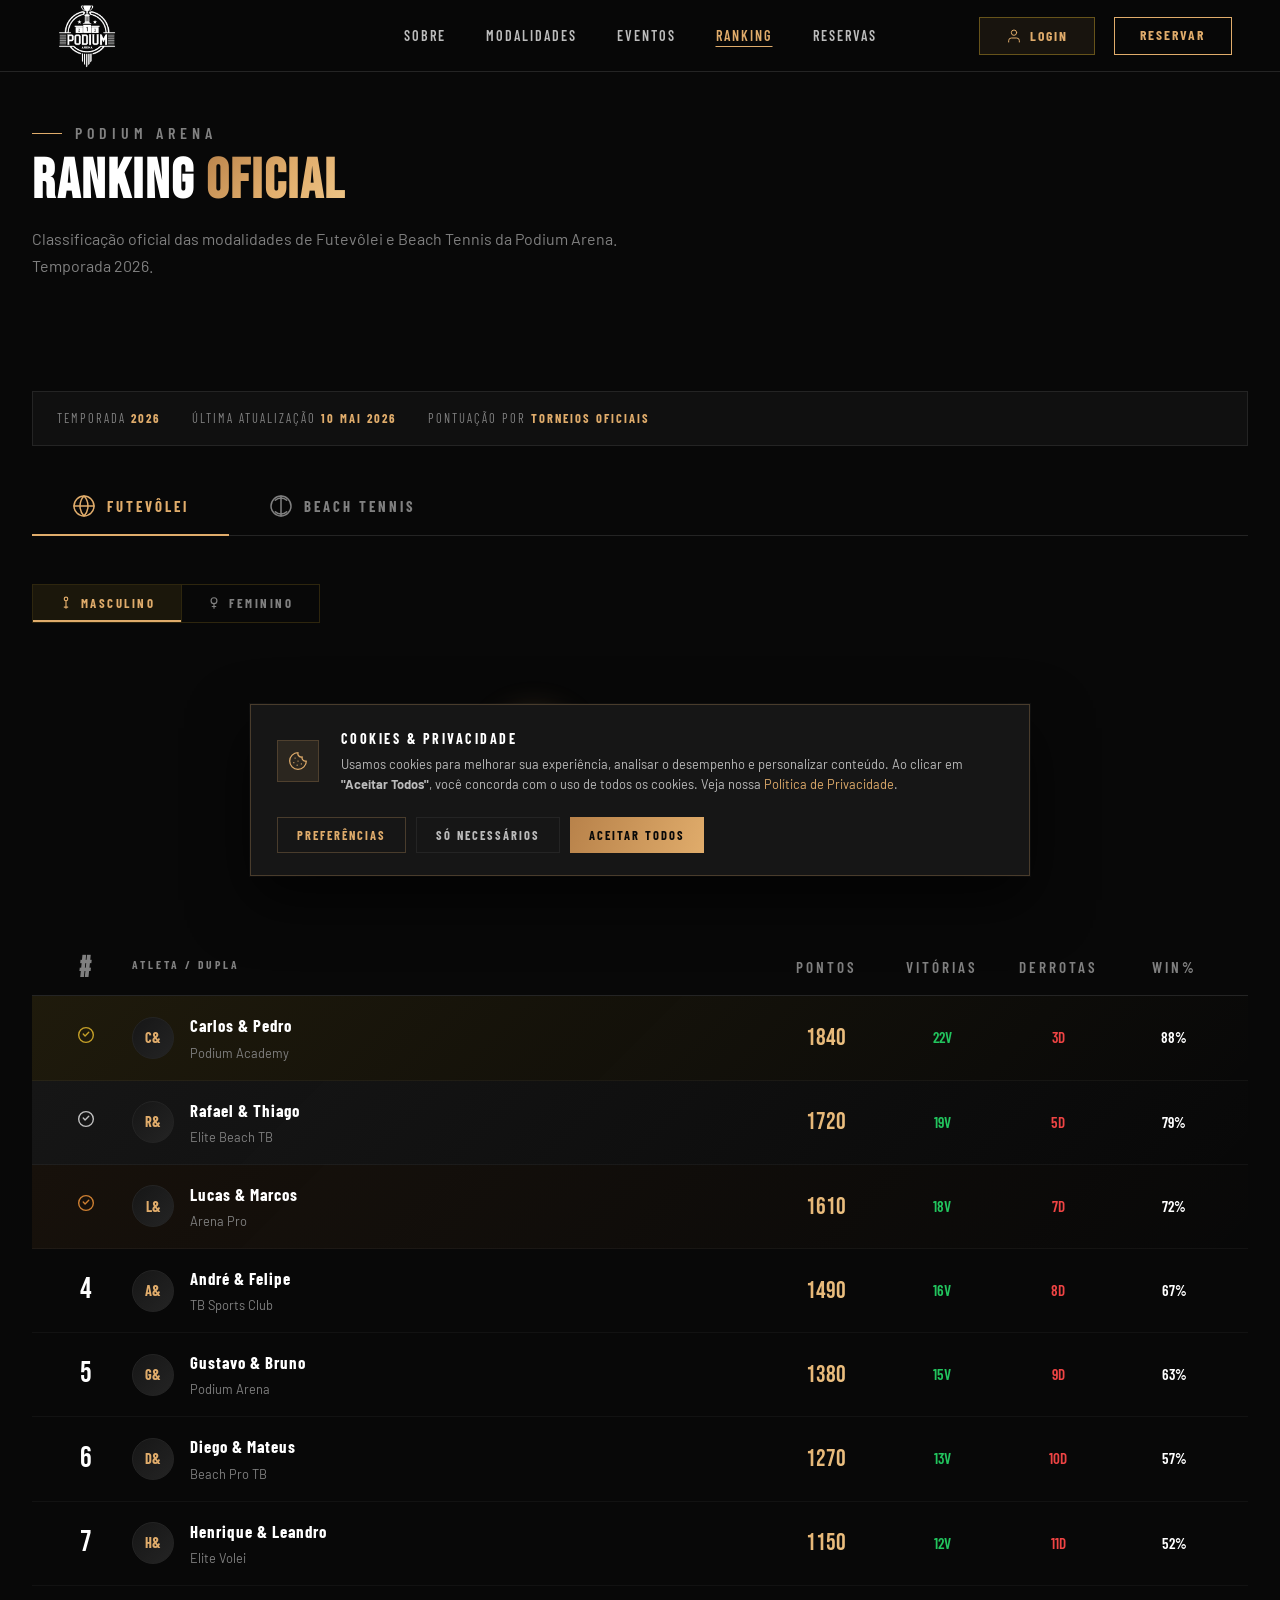
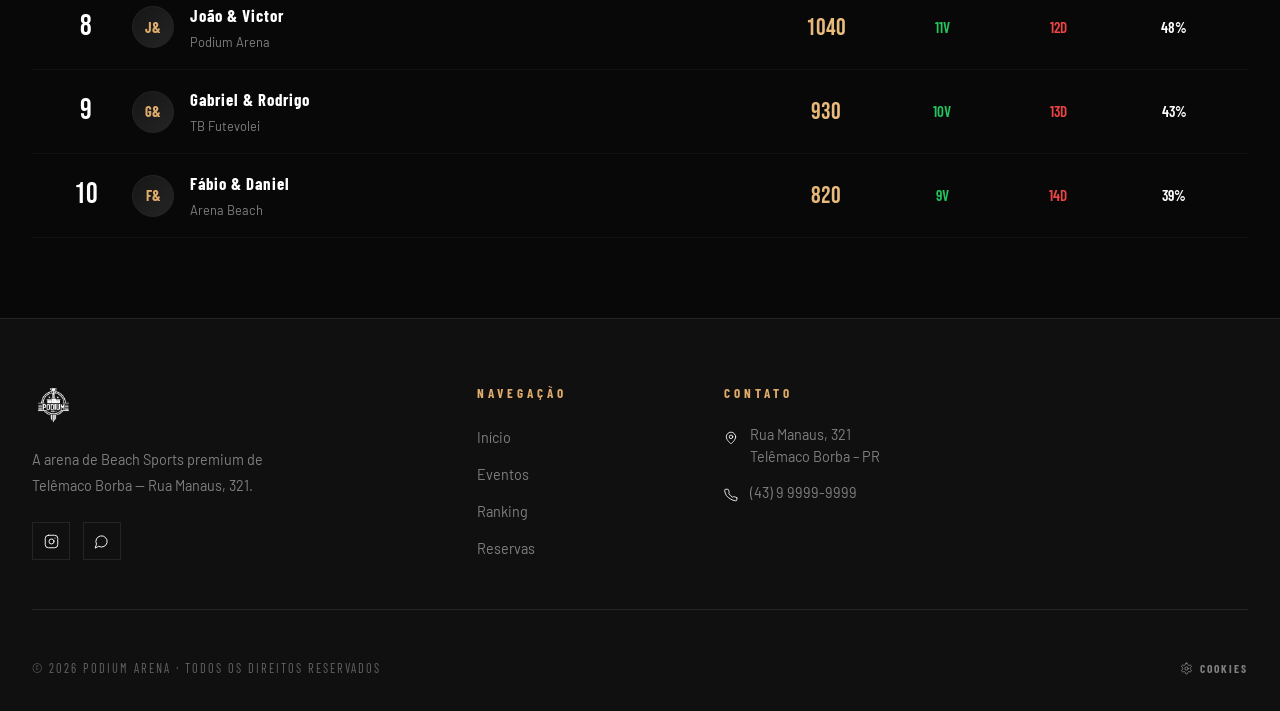
<file: pages/ranking.html>
<!DOCTYPE html>
<html lang="pt-BR">

<head>
  <meta charset="UTF-8">
  <meta name="viewport" content="width=device-width, initial-scale=1.0">
  <title>Ranking — Podium Arena</title>
  <link rel="preconnect" href="https://fonts.googleapis.com">
  <link
    href="https://fonts.googleapis.com/css2?family=Bebas+Neue&family=Barlow+Condensed:wght@300;400;500;600;700&family=Barlow:wght@300;400;500;600&display=swap"
    rel="stylesheet">
  <link rel="stylesheet" href="../css/vars.css">
  <link rel="stylesheet" href="../css/base.css">
  <link rel="stylesheet" href="../css/nav.css">
  <link rel="stylesheet" href="../css/auth.css">
  <link rel="stylesheet" href="../css/ranking.css">
  <link rel="stylesheet" href="../css/footer.css">
  <style>
    .page-hero {
      padding: 3rem 2rem 2rem;
      max-width: var(--max-w);
      margin: 0 auto
    }

    .page-hero .section-eyebrow {
      margin-bottom: .5rem
    }

    .page-hero h1 {
      font-family: var(--font-display);
      font-size: clamp(2rem, 5vw, 3.5rem);
      letter-spacing: 2px;
      line-height: 1;
      margin-bottom: 1rem
    }

    .page-hero p {
      color: var(--gray);
      font-size: 1rem;
      max-width: 600px
    }

    .ranking-info-bar {
      display: flex;
      align-items: center;
      gap: 2rem;
      padding: 1rem 1.5rem;
      background: var(--dark);
      border: 1px solid var(--border);
      margin-bottom: 2rem;
      flex-wrap: wrap
    }

    .ranking-info-bar span {
      font-family: var(--font-cond);
      font-size: .78rem;
      letter-spacing: 2px;
      text-transform: uppercase;
      color: var(--gray)
    }

    .ranking-info-bar strong {
      color: var(--gold)
    }
  </style>
  <link rel="stylesheet" href="../css/mobile.css">
</head>

<body>

  <!-- AUTH MODAL -->
  <div class="modal-overlay" id="authOverlay">
    <div class="auth-modal">

      <button class="modal-close" onclick="closeAuthModal()" aria-label="Fechar">
        <svg viewBox="0 0 24 24" fill="none" stroke="currentColor" stroke-width="2" stroke-linecap="round">
          <line x1="18" y1="6" x2="6" y2="18" />
          <line x1="6" y1="6" x2="18" y2="18" />
        </svg>
      </button>

      <div class="auth-visual">
        <svg class="visual-arcs" viewBox="0 0 400 600" preserveAspectRatio="none">
          <circle cx="200" cy="-80" r="260" stroke-width="1" />
          <circle cx="200" cy="-80" r="340" stroke-width=".5" />
          <circle cx="380" cy="700" r="300" stroke-width=".7" />
        </svg>
        <div class="visual-glow-bl"></div>
        <div class="visual-brand">
          <div class="visual-logo-row">
            <div class="visual-logo-badge">
              <img src="../img/logo.png" alt="Podium Arena" style="width:100%;height:100%;object-fit:contain;">
            </div>
            <span class="visual-arena-name">PODIUM ARENA</span>
          </div>
          <div class="visual-headline">SUA <em>VITÓRIA</em><br>COMEÇA<br>AQUI</div>
          <div class="visual-tags">
            <span class="visual-tag">Beach Tennis</span>
            <span class="visual-tag">Futevôlei</span>
            <span class="visual-tag">Pickleball</span>
            <span class="visual-tag">Academia</span>
            <span class="visual-tag">Taekwondo</span>
          </div>
        </div>
      </div>

      <div class="auth-form-panel">
        <div class="auth-tabs">
          <button class="auth-tab active" data-tab="login">Entrar</button>
          <button class="auth-tab" data-tab="cadastro">Cadastrar</button>
        </div>
        <div class="auth-panels-track">
          <div class="auth-panels-inner" id="authPanelsInner">

            <div class="auth-panel" id="panel-login">
              <div class="panel-heading">
                <h2>ACESSO</h2>
                <p>Bem-vindo de volta à arena</p>
              </div>
              <form id="loginForm" novalidate style="display:flex;flex-direction:column;gap:1.1rem">
                <div class="field" id="field-loginEmail"><label>E-mail</label><input type="email" id="loginEmail"
                    placeholder="seu@email.com" autocomplete="email"><span class="field-error">E-mail inválido</span>
                </div>
                <div class="field" id="field-loginSenha"><label>Senha</label>
                  <div class="field-pw"><input type="password" id="loginSenha" placeholder="••••••••"
                      autocomplete="current-password"><button type="button" class="toggle-pw"
                      onclick="togglePw('loginSenha')" aria-label="Mostrar senha"><svg viewBox="0 0 24 24" fill="none"
                        stroke="currentColor" stroke-width="1.8" stroke-linecap="round">
                        <path d="M1 12s4-8 11-8 11 8 11 8-4 8-11 8-11-8-11-8z" />
                        <circle cx="12" cy="12" r="3" />
                      </svg></button></div><span class="field-error">Senha incorreta</span>
                </div>
                <div class="login-extras"><label class="remember-label"><input type="checkbox" id="loginRemember">
                    Lembrar acesso</label><a href="#" class="forgot-link" onclick="event.preventDefault()">Esqueci a
                    senha</a></div>
                <button type="submit" class="btn-auth">Entrar na Arena</button>
              </form>
              <div class="auth-divider">ou</div>
              <button class="btn-google" onclick="alert('Login social em breve!')">
                <svg viewBox="0 0 24 24" fill="none">
                  <path
                    d="M22.56 12.25c0-.78-.07-1.53-.2-2.25H12v4.26h5.92c-.26 1.37-1.04 2.53-2.21 3.31v2.77h3.57c2.08-1.92 3.28-4.74 3.28-8.09z"
                    fill="#4285F4" />
                  <path
                    d="M12 23c2.97 0 5.46-.98 7.28-2.66l-3.57-2.77c-.98.66-2.23 1.06-3.71 1.06-2.86 0-5.29-1.93-6.16-4.53H2.18v2.84C3.99 20.53 7.7 23 12 23z"
                    fill="#34A853" />
                  <path
                    d="M5.84 14.09c-.22-.66-.35-1.36-.35-2.09s.13-1.43.35-2.09V7.07H2.18C1.43 8.55 1 10.22 1 12s.43 3.45 1.18 4.93l2.85-2.22.81-.62z"
                    fill="#FBBC05" />
                  <path
                    d="M12 5.38c1.62 0 3.06.56 4.21 1.64l3.15-3.15C17.45 2.09 14.97 1 12 1 7.7 1 3.99 3.47 2.18 7.07l3.66 2.84c.87-2.6 3.3-4.53 6.16-4.53z"
                    fill="#EA4335" />
                </svg>
                Continuar com Google
              </button>
              <p class="auth-terms">Ao entrar, você aceita os <a href="#">Termos de Uso</a> e a <a href="#">Política de
                  Privacidade</a> da Podium Arena.</p>
            </div>

            <div class="auth-panel" id="panel-cadastro">
              <div class="panel-heading">
                <h2>CADASTRO</h2>
                <p>Junte-se à arena — é gratuito</p>
              </div>
              <form id="cadForm" novalidate style="display:flex;flex-direction:column;gap:1.1rem">
                <div class="field" id="field-cadNome"><label>Nome Completo</label><input type="text" id="cadNome"
                    placeholder="João da Silva" autocomplete="name"><span class="field-error">Nome muito curto</span>
                </div>
                <div class="field-row">
                  <div class="field" id="field-cadEmail"><label>E-mail</label><input type="email" id="cadEmail"
                      placeholder="seu@email.com"><span class="field-error">E-mail inválido</span></div>
                  <div class="field" id="field-cadTel"><label>Telefone</label><input type="tel" id="cadTel"
                      placeholder="(43) 9 9000-0000"><span class="field-error">Telefone inválido</span></div>
                </div>
                <div class="field-row">
                  <div class="field" id="field-cadCPF"><label>CPF</label><input type="text" id="cadCPF"
                      placeholder="000.000.000-00" maxlength="14"><span class="field-error">CPF inválido (11
                      dígitos)</span></div>
                  <div class="field" id="field-cadNasc"><label>Nascimento</label><input type="date" id="cadNasc"><span
                      class="field-error">Informe a data</span></div>
                </div>
                <div class="field-row">
                  <div class="field" id="field-cadSenha"><label>Senha</label>
                    <div class="field-pw"><input type="password" id="cadSenha" placeholder="Mín. 6"><button
                        type="button" class="toggle-pw" onclick="togglePw('cadSenha')" aria-label="Mostrar senha"><svg
                          viewBox="0 0 24 24" fill="none" stroke="currentColor" stroke-width="1.8"
                          stroke-linecap="round">
                          <path d="M1 12s4-8 11-8 11 8 11 8-4 8-11 8-11-8-11-8z" />
                          <circle cx="12" cy="12" r="3" />
                        </svg></button></div><span class="field-error">Mínimo 6 caracteres</span>
                  </div>
                  <div class="field" id="field-cadConf"><label>Confirmar</label>
                    <div class="field-pw"><input type="password" id="cadConf" placeholder="Repetir senha"><button
                        type="button" class="toggle-pw" onclick="togglePw('cadConf')" aria-label="Mostrar senha"><svg
                          viewBox="0 0 24 24" fill="none" stroke="currentColor" stroke-width="1.8"
                          stroke-linecap="round">
                          <path d="M1 12s4-8 11-8 11 8 11 8-4 8-11 8-11-8-11-8z" />
                          <circle cx="12" cy="12" r="3" />
                        </svg></button></div><span class="field-error">Senhas não conferem</span>
                  </div>
                </div>
                <button type="submit" class="btn-auth">Criar Conta Grátis</button>
              </form>
              <p class="auth-terms">Ao cadastrar, você aceita os <a href="#">Termos de Uso</a> e a <a href="#">Política
                  de Privacidade</a>.</p>
            </div>

          </div>
        </div>
      </div>

    </div>
  </div>

  <!-- MOBILE MENU -->
  <div class="mobile-menu" id="mobileMenu">
    <a href="../index.html" onclick="toggleMenu()">Início</a>
    <a href="../index.html#sobre" onclick="toggleMenu()">Sobre</a>
    <a href="../index.html#modalidades" onclick="toggleMenu()">Modalidades</a>
    <a href="eventos.html" onclick="toggleMenu()">Eventos</a>
    <a href="ranking.html" onclick="toggleMenu()">Ranking</a>
    <a href="reservas.html" onclick="toggleMenu()">Reservas</a>
  </div>

  <!-- NAV -->
  <nav id="mainNav" class="scrolled">
    <a href="../index.html" class="nav-logo"><img data-logo src="../img/logo.png" alt="Podium Arena"></a>
    <ul class="nav-links">
      <li><a href="../index.html#sobre">Sobre</a></li>
      <li><a href="../index.html#modalidades">Modalidades</a></li>
      <li><a href="eventos.html">Eventos</a></li>
      <li><a href="ranking.html" class="active">Ranking</a></li>
      <li><a href="reservas.html">Reservas</a></li>
    </ul>
    <div class="nav-right">
      <a href="reservas.html" class="nav-cta">Reservar</a>
    </div>
    <button class="mobile-toggle" id="menuToggle" onclick="toggleMenu()">
      <span></span><span></span><span></span>
    </button>
  </nav>

  <!-- PAGE HERO -->
  <div class="page-hero">
    <p class="section-eyebrow">Podium Arena</p>
    <h1>RANKING <span
        style="background:linear-gradient(135deg,var(--gold-dark),var(--gold),var(--gold-light));-webkit-background-clip:text;-webkit-text-fill-color:transparent;background-clip:text">OFICIAL</span>
    </h1>
    <p>Classificação oficial das modalidades de Futevôlei e Beach Tennis da Podium Arena. Temporada 2026.</p>
  </div>

  <!-- RANKING -->
  <div class="ranking-page-wrap">

    <div class="ranking-info-bar">
      <span>Temporada <strong>2026</strong></span>
      <span>Última atualização <strong>10 Mai 2026</strong></span>
      <span>Pontuação por <strong>torneios oficiais</strong></span>
    </div>

    <!-- Sport tabs -->
    <div class="ranking-tabs-nav">
      <button class="ranking-tab active" data-sport="futevolei">
        <span style="display:inline-flex;align-items:center"><svg xmlns="http://www.w3.org/2000/svg" width="24"
            height="24" viewBox="0 0 24 24" fill="none" stroke="currentColor" stroke-width="1.5" stroke-linecap="round"
            stroke-linejoin="round">
            <circle cx="12" cy="12" r="10" />
            <path d="M12 2a14.5 14.5 0 0 0 0 20 14.5 14.5 0 0 0 0-20" />
            <path d="M2 12h20" />
          </svg></span> Futevôlei
      </button>
      <button class="ranking-tab" data-sport="beachtennis">
        <span style="display:inline-flex;align-items:center"><svg xmlns="http://www.w3.org/2000/svg" width="24"
            height="24" viewBox="0 0 24 24" fill="none" stroke="currentColor" stroke-width="1.5" stroke-linecap="round"
            stroke-linejoin="round">
            <circle cx="12" cy="12" r="10" />
            <path d="M6.3 6.3a8 8 0 0 1 11.4 0" />
            <path d="M6.3 17.7a8 8 0 0 0 11.4 0" />
            <path d="M12 2v20" />
          </svg></span> Beach Tennis
      </button>
    </div>

    <!-- Gender filter -->
    <div class="gender-toggle-bar">
      <button class="gender-toggle active" data-gender="masculino">
        <svg xmlns="http://www.w3.org/2000/svg" width="14" height="14" viewBox="0 0 24 24" fill="none"
          stroke="currentColor" stroke-width="2" stroke-linecap="round" stroke-linejoin="round">
          <circle cx="12" cy="5" r="3" />
          <path d="M12 8v13" />
          <path d="M9 19h6" />
        </svg>
        Masculino
      </button>
      <button class="gender-toggle" data-gender="feminino">
        <svg xmlns="http://www.w3.org/2000/svg" width="14" height="14" viewBox="0 0 24 24" fill="none"
          stroke="currentColor" stroke-width="2" stroke-linecap="round" stroke-linejoin="round">
          <circle cx="12" cy="8" r="5" />
          <path d="M12 13v8" />
          <path d="M9 18h6" />
        </svg>
        Feminino
      </button>
    </div>

    <!-- Ranking list renderizado pelo JS -->
    <div id="rankingList"></div>

  </div>

  <!-- FOOTER -->
  <div class="footer-wrap">
    <footer>
      <div class="footer-top">
        <div class="footer-brand">
          <img data-logo src="../img/logo.png" alt="Podium Arena">
          <p>A arena de Beach Sports premium de Telêmaco Borba — Rua Manaus, 321.</p>
          <div class="footer-social">
            <a href="https://www.instagram.com/podiumarena/" class="soc-link" target="_blank"><svg
                xmlns="http://www.w3.org/2000/svg" width="15" height="15" viewBox="0 0 24 24" fill="none"
                stroke="currentColor" stroke-width="1.5" stroke-linecap="round" stroke-linejoin="round">
                <rect width="20" height="20" x="2" y="2" rx="5" ry="5" />
                <path d="M16 11.37A4 4 0 1 1 12.63 8 4 4 0 0 1 16 11.37z" />
                <line x1="17.5" x2="17.51" y1="6.5" y2="6.5" />
              </svg></a>
            <a href="https://wa.me/5543999999999" class="soc-link" target="_blank"><svg
                xmlns="http://www.w3.org/2000/svg" width="15" height="15" viewBox="0 0 24 24" fill="none"
                stroke="currentColor" stroke-width="1.5" stroke-linecap="round" stroke-linejoin="round">
                <path d="M7.9 20A9 9 0 1 0 4 16.1L2 22Z" />
              </svg></a>
          </div>
        </div>
        <div class="footer-col">
          <h4>Navegação</h4>
          <ul>
            <li><a href="../index.html">Início</a></li>
            <li><a href="eventos.html">Eventos</a></li>
            <li><a href="ranking.html">Ranking</a></li>
            <li><a href="reservas.html">Reservas</a></li>
          </ul>
        </div>
        <div class="footer-col">
          <h4>Contato</h4>
          <div class="footer-contact-item"><span class="icon"><svg xmlns="http://www.w3.org/2000/svg" width="14"
                height="14" viewBox="0 0 24 24" fill="none" stroke="currentColor" stroke-width="1.5"
                stroke-linecap="round" stroke-linejoin="round">
                <path d="M20 10c0 6-8 12-8 12s-8-6-8-12a8 8 0 0 1 16 0Z" />
                <circle cx="12" cy="10" r="3" />
              </svg></span>
            <p>Rua Manaus, 321<br>Telêmaco Borba – PR</p>
          </div>
          <div class="footer-contact-item"><span class="icon"><svg xmlns="http://www.w3.org/2000/svg" width="14"
                height="14" viewBox="0 0 24 24" fill="none" stroke="currentColor" stroke-width="1.5"
                stroke-linecap="round" stroke-linejoin="round">
                <path
                  d="M22 16.92v3a2 2 0 0 1-2.18 2 19.79 19.79 0 0 1-8.63-3.07A19.5 19.5 0 0 1 4.15 13a19.79 19.79 0 0 1-3.07-8.67A2 2 0 0 1 3 2.18h3a2 2 0 0 1 2 1.72 12.84 12.84 0 0 0 .7 2.81 2 2 0 0 1-.45 2.11L8.09 9a16 16 0 0 0 6.91 6.91l.44-.44a2 2 0 0 1 2.11-.45 12.84 12.84 0 0 0 2.81.7A2 2 0 0 1 22 16.92z" />
              </svg></span>
            <p><a href="https://wa.me/5543999999999">(43) 9 9999-9999</a></p>
          </div>
        </div>
      </div>
      <div class="footer-bottom">
        <p class="footer-copy">© 2026 Podium Arena · Todos os direitos reservados</p>
      </div>
    </footer>
  </div>

  <script src="../js/logo.js"></script>
  <script src="../js/main.js"></script>
  <script src="../js/auth.js"></script>
  <script src="../js/ranking.js"></script>
  <script src="../js/cookie.js"></script>
</body>

</html>
</file>
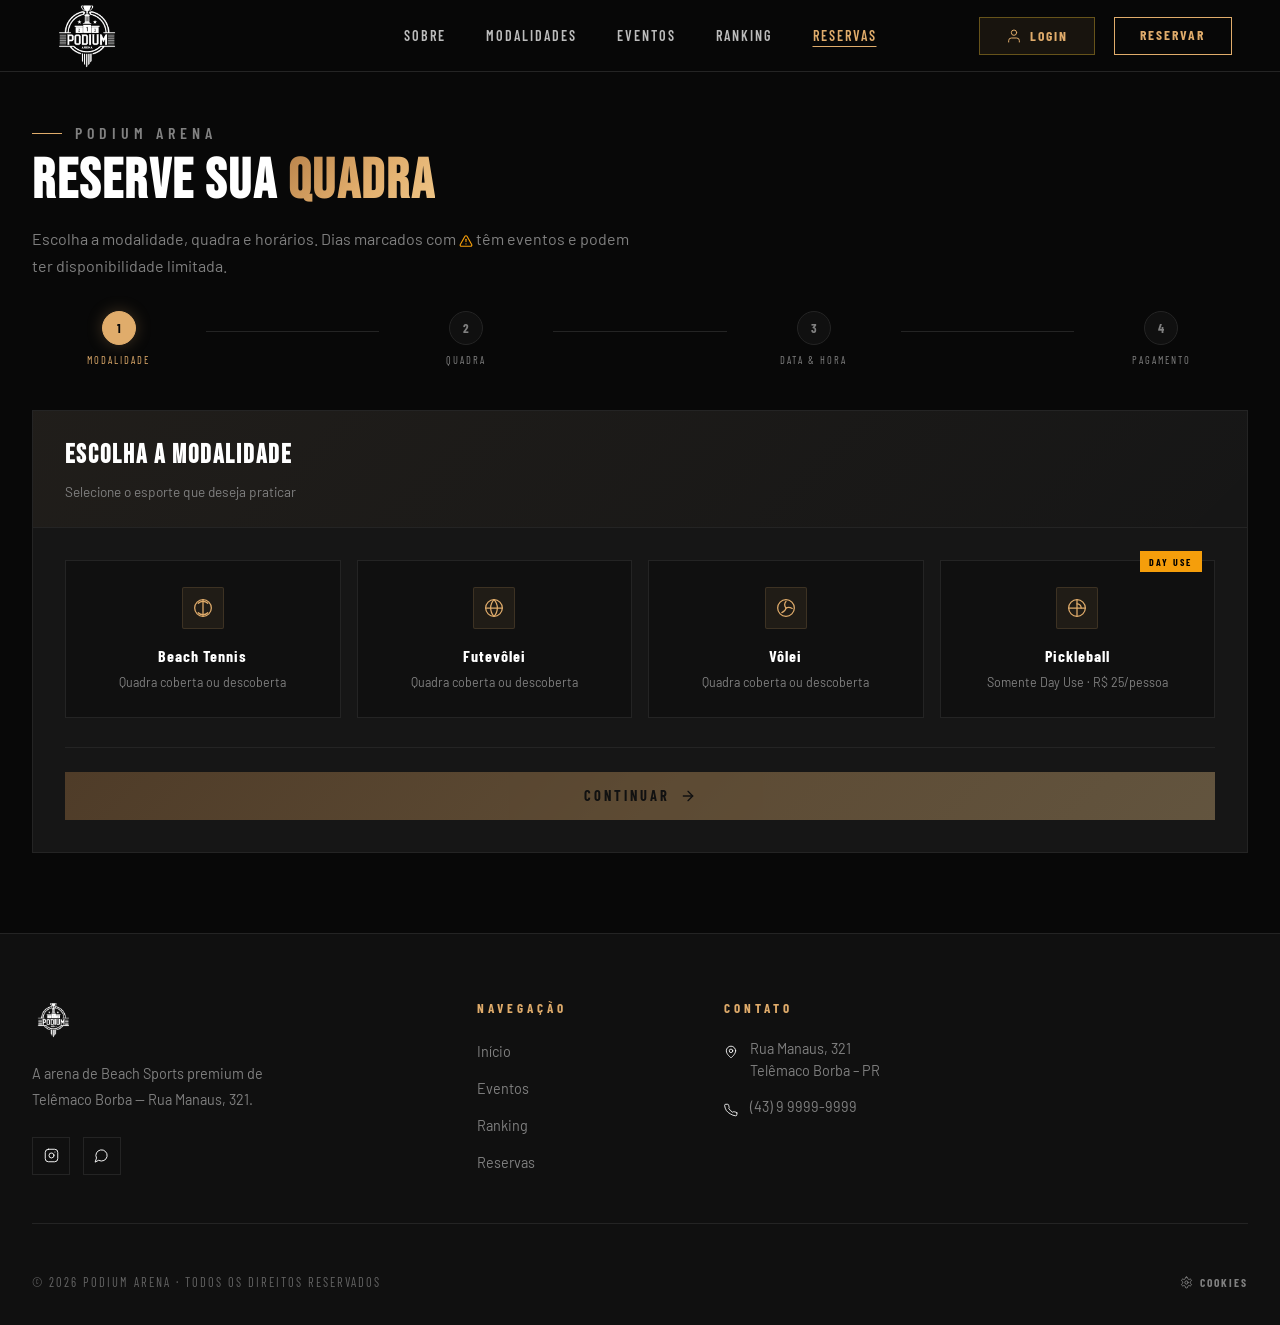
<file: pages/reservas.html>
<!DOCTYPE html>
<html lang="pt-BR">

<head>
  <meta charset="UTF-8">
  <meta name="viewport" content="width=device-width, initial-scale=1.0">
  <title>Reservas — Podium Arena</title>
  <link rel="preconnect" href="https://fonts.googleapis.com">
  <link
    href="https://fonts.googleapis.com/css2?family=Bebas+Neue&family=Barlow+Condensed:wght@300;400;500;600;700&family=Barlow:wght@300;400;500;600&display=swap"
    rel="stylesheet">
  <link rel="stylesheet" href="../css/vars.css">
  <link rel="stylesheet" href="../css/base.css">
  <link rel="stylesheet" href="../css/nav.css">
  <link rel="stylesheet" href="../css/auth.css">
  <link rel="stylesheet" href="../css/calendar.css">
  <link rel="stylesheet" href="../css/footer.css">
  <style>
    /* ══════════════════════════════════════
       PAGE HERO
    ══════════════════════════════════════ */
    .page-hero {
      padding: 3rem 2rem 2rem;
      max-width: var(--max-w);
      margin: 0 auto
    }
    .page-hero .section-eyebrow { margin-bottom: .5rem }
    .page-hero h1 {
      font-family: var(--font-display);
      font-size: clamp(2rem, 5vw, 3.5rem);
      letter-spacing: 2px; line-height: 1; margin-bottom: 1rem
    }
    .page-hero p { color: var(--gray); font-size: 1rem; max-width: 600px }

    /* ══════════════════════════════════════
       CONTAINER
    ══════════════════════════════════════ */
    .reservas-container {
      max-width: var(--max-w);
      margin: 0 auto;
      padding: 0 2rem 5rem;
    }

    /* ══════════════════════════════════════
       STEPPER
    ══════════════════════════════════════ */
    .bk-stepper-wrap {
      margin-bottom: 2.5rem;
    }
    .bk-stepper {
      display: flex;
      align-items: center;
      gap: 0;
    }
    .bk-step {
      display: flex;
      flex-direction: column;
      align-items: center;
      gap: .45rem;
      flex: 1;
      position: relative;
    }
    .bk-step-circle {
      width: 34px; height: 34px;
      border-radius: 50%;
      border: 1.5px solid var(--border);
      background: var(--dark);
      display: flex; align-items: center; justify-content: center;
      font-family: var(--font-cond);
      font-size: .8rem; font-weight: 700;
      color: var(--gray);
      transition: all var(--trans-fast);
      position: relative; z-index: 1;
    }
    .bk-step.active .bk-step-circle {
      border-color: var(--gold);
      background: var(--gold);
      color: var(--black);
      box-shadow: 0 0 16px var(--gold-glow);
    }
    .bk-step.done .bk-step-circle {
      border-color: var(--gold);
      background: transparent;
      color: var(--gold);
    }
    .bk-step-label {
      font-family: var(--font-cond);
      font-size: .65rem;
      letter-spacing: 2px;
      text-transform: uppercase;
      color: var(--gray);
      text-align: center;
      transition: color var(--trans-fast);
    }
    .bk-step.active .bk-step-label { color: var(--gold); }
    .bk-step.done .bk-step-label  { color: var(--gray-light); }

    .bk-step-line {
      flex: 1;
      height: 1px;
      background: var(--border);
      margin-bottom: 1.1rem; /* alinha com os círculos */
      transition: background var(--trans-med);
    }
    .bk-step-line.done { background: var(--gold); }

    /* ══════════════════════════════════════
       CARD PRINCIPAL
    ══════════════════════════════════════ */
    .bk-card {
      background: var(--card);
      border: 1px solid var(--border);
    }
    .bk-card-header {
      padding: 1.5rem 2rem;
      border-bottom: 1px solid var(--border);
      background: linear-gradient(135deg, rgba(224,172,107,.05), transparent);
    }
    .bk-card-header h2 {
      font-family: var(--font-display);
      font-size: 1.6rem; letter-spacing: 2px; color: var(--white);
    }
    .bk-card-header p {
      font-size: .85rem; color: var(--gray); margin-top: .25rem;
    }
    .bk-card-body {
      padding: 2rem;
    }

    /* Panels */
    .bk-panel { display: none; }
    .bk-panel.active { display: block; }

    /* ══════════════════════════════════════
       OPÇÕES (Modalidade / Quadra)
    ══════════════════════════════════════ */
    .bk-option-grid {
      display: grid;
      grid-template-columns: repeat(auto-fit, minmax(180px, 1fr));
      gap: 1rem;
      margin-bottom: 1.5rem;
    }
    .bk-option-card {
      border: 1px solid var(--border);
      background: var(--dark);
      padding: 1.6rem 1.2rem;
      cursor: pointer;
      transition: all var(--trans-fast);
      position: relative;
      text-align: center;
    }
    .bk-option-card::before {
      content: '';
      position: absolute; left: 0; top: 0; bottom: 0;
      width: 3px; background: transparent;
      transition: background var(--trans-fast);
    }
    .bk-option-card:hover {
      border-color: rgba(224,172,107,.4);
      background: var(--gold-faint);
    }
    .bk-option-card:hover::before { background: rgba(224,172,107,.5); }
    .bk-option-card.active {
      border-color: var(--gold);
      background: var(--gold-faint);
      box-shadow: 0 0 20px rgba(224,172,107,.1);
    }
    .bk-option-card.active::before { background: var(--gold); }

    .bk-option-icon {
      width: 42px; height: 42px;
      background: rgba(224,172,107,.08);
      border: 1px solid rgba(224,172,107,.15);
      border-radius: 2px;
      display: flex; align-items: center; justify-content: center;
      margin: 0 auto .9rem;
    }
    .bk-option-icon svg { width: 20px; height: 20px; stroke: var(--gold); }
    .bk-option-card.active .bk-option-icon {
      background: rgba(224,172,107,.18);
      border-color: rgba(224,172,107,.4);
    }
    .bk-option-name {
      font-family: var(--font-cond);
      font-size: 1rem; font-weight: 700;
      letter-spacing: 1px; color: var(--white);
      margin-bottom: .3rem;
    }
    .bk-option-desc {
      font-size: .78rem; color: var(--gray); line-height: 1.4;
    }

    /* Badge Day Use */
    .bk-badge-dayuse {
      position: absolute; top: -10px; right: 12px;
      font-family: var(--font-cond);
      font-size: .62rem; font-weight: 700;
      letter-spacing: 2px; text-transform: uppercase;
      background: var(--amber); color: #000;
      padding: .15rem .6rem;
    }

    /* Aviso Pickleball */
    .bk-pickleball-notice {
      display: none;
      align-items: flex-start;
      gap: .9rem;
      background: rgba(245,158,11,.06);
      border: 1px solid rgba(245,158,11,.25);
      border-left: 3px solid var(--amber);
      padding: 1rem 1.2rem;
      margin-bottom: 1.5rem;
    }
    .bk-pickleball-notice svg { flex-shrink: 0; color: var(--amber); margin-top: 1px; }
    .bk-pickleball-notice p { font-size: .85rem; color: var(--gray); line-height: 1.5; }
    .bk-pickleball-notice strong { color: var(--amber); }

    /* ══════════════════════════════════════
       TABELA DE PREÇOS (etapa 2)
    ══════════════════════════════════════ */
    #bk-quadra-priceinfo { display: none; margin-bottom: 1.5rem; }
    .bk-price-table {
      display: grid;
      grid-template-columns: 1fr 1fr;
      gap: 1rem;
      background: var(--dark);
      border: 1px solid var(--border);
      padding: 1.2rem 1.4rem;
    }
    .bk-price-col-title {
      font-family: var(--font-cond);
      font-size: .7rem; font-weight: 700;
      letter-spacing: 3px; text-transform: uppercase;
      color: var(--gold); margin-bottom: .7rem;
    }
    .bk-price-row {
      display: flex; justify-content: space-between;
      font-family: var(--font-cond); font-size: .82rem;
      color: var(--gray-light); padding: .25rem 0;
      border-bottom: 1px solid var(--border);
    }
    .bk-price-row:last-child { border-bottom: none; }
    .bk-price-row span:last-child { color: var(--gold); font-weight: 600; }

    /* ══════════════════════════════════════
       ETAPA 3 — layout cal + painel
    ══════════════════════════════════════ */
    .bk-step3-layout {
      display: grid;
      grid-template-columns: 1fr 340px;
      gap: 2rem;
      align-items: start;
    }

    /* Seção de horários */
    #bk-times-section { display: none; margin-top: 1.5rem; }
    .bk-times-wrap {
      background: var(--dark);
      border: 1px solid var(--border);
      padding: 1.5rem;
    }
    .bk-times-label {
      font-family: var(--font-cond);
      font-size: .75rem; font-weight: 700;
      letter-spacing: 3px; text-transform: uppercase;
      color: var(--gray); margin-bottom: 1rem;
      display: flex; align-items: center; gap: .6rem;
    }
    .bk-times-label::after { content: ''; flex: 1; height: 1px; background: var(--border); }
    .bk-times-label span { color: var(--gold-light); font-weight: 400; font-size: .7rem; letter-spacing: 1px; }

    /* Reaproveitamos .times-grid e .time-slot do calendar.css */
    .time-slot {
      display: flex; flex-direction: column;
      align-items: center; gap: .2rem;
    }
    .ts-hour {
      font-family: var(--font-cond);
      font-size: .82rem; font-weight: 700;
      letter-spacing: 1px;
    }
    .ts-price {
      font-family: var(--font-cond);
      font-size: .65rem; color: var(--gray);
      letter-spacing: .5px;
    }
    .time-slot.selected .ts-price { color: var(--black); }
    .time-slot.taken .ts-price { color: var(--muted); }

    /* Day Use toggle */
    .bk-dayuse-btn {
      display: flex; align-items: center; gap: 1rem;
      background: var(--dark);
      border: 1px solid var(--border);
      padding: 1rem 1.2rem;
      cursor: pointer;
      transition: all var(--trans-fast);
      margin-top: 1rem;
      width: 100%;
      text-align: left;
    }
    .bk-dayuse-btn:hover { border-color: rgba(224,172,107,.35); background: var(--gold-faint); }
    .bk-dayuse-btn.active { border-color: var(--gold); background: var(--gold-faint); }
    .bk-dayuse-check {
      width: 20px; height: 20px;
      border: 1.5px solid var(--border);
      background: var(--card);
      border-radius: 2px;
      display: flex; align-items: center; justify-content: center;
      font-size: .75rem; color: transparent;
      flex-shrink: 0;
      transition: all var(--trans-fast);
    }
    .bk-dayuse-btn.active .bk-dayuse-check {
      background: var(--gold); border-color: var(--gold); color: var(--black);
      font-weight: 700;
    }
    .bk-dayuse-info strong {
      font-family: var(--font-cond); font-size: .9rem;
      font-weight: 700; letter-spacing: 1px; color: var(--white);
    }
    .bk-dayuse-info p { font-size: .78rem; color: var(--gray); margin-top: .1rem; }

    /* Painel lateral etapa 3 */
    .bk-sidebar {
      background: var(--card);
      border: 1px solid var(--border);
      position: sticky;
      top: calc(var(--nav-h) + 1.5rem);
    }
    .bk-sidebar-head {
      padding: 1.2rem 1.5rem;
      border-bottom: 1px solid var(--border);
      background: linear-gradient(135deg, rgba(224,172,107,.06), transparent);
    }
    .bk-sidebar-head h4 {
      font-family: var(--font-display);
      font-size: 1.3rem; letter-spacing: 2px; color: var(--white);
    }
    .bk-sidebar-head p { font-size: .8rem; color: var(--gray); margin-top: .2rem; }
    .bk-sidebar-body { padding: 1.2rem 1.5rem; }

    /* Resumo compartilhado */
    .bk-summary {
      background: var(--dark);
      border: 1px solid var(--border);
      padding: 1.1rem 1.2rem;
      display: none;
    }
    .bk-sum-row {
      display: flex; justify-content: space-between; align-items: center;
      padding: .45rem 0;
      border-bottom: 1px solid rgba(36,36,36,.8);
    }
    .bk-sum-row:last-child { border-bottom: none; }
    .bk-sum-row.indent { padding-left: .8rem; }
    .bk-sum-row.indent .bk-sum-label { font-size: .7rem; color: var(--muted); }
    .bk-sum-row.indent .bk-sum-val   { font-size: .78rem; color: var(--gray-light); }
    .bk-sum-label {
      font-family: var(--font-cond);
      font-size: .72rem; letter-spacing: 2px;
      text-transform: uppercase; color: var(--gray);
    }
    .bk-sum-val {
      font-family: var(--font-cond);
      font-size: .88rem; font-weight: 600; color: var(--white);
    }
    .bk-sum-divider { height: 1px; background: var(--border); margin: .4rem 0; }
    .bk-sum-total {
      display: flex; justify-content: space-between; align-items: center;
      margin-top: .8rem; padding-top: .8rem;
      border-top: 1px solid var(--border);
    }
    .bk-sum-total-label {
      font-family: var(--font-cond); font-size: .78rem;
      letter-spacing: 2px; text-transform: uppercase;
      color: var(--white); font-weight: 700;
    }
    .bk-sum-total-val {
      font-family: var(--font-display); font-size: 1.8rem;
      background: linear-gradient(135deg, var(--gold-dark), var(--gold), var(--gold-light));
      -webkit-background-clip: text; -webkit-text-fill-color: transparent;
      background-clip: text;
    }

    /* ══════════════════════════════════════
       ETAPA 4 — Pagamento
    ══════════════════════════════════════ */
    .bk-pay-layout {
      display: grid;
      grid-template-columns: 1fr 340px;
      gap: 2rem;
      align-items: start;
    }
    .bk-pay-methods {
      display: grid;
      grid-template-columns: repeat(2, 1fr);
      gap: .7rem;
      margin-bottom: 1.5rem;
    }
    .bk-pay-method {
      border: 1px solid var(--border);
      background: var(--dark);
      padding: 1.1rem;
      cursor: pointer;
      transition: all var(--trans-fast);
      display: flex; align-items: center; gap: .9rem;
      position: relative;
    }
    .bk-pay-method::before {
      content: ''; position: absolute; left: 0; top: 0; bottom: 0;
      width: 3px; background: transparent;
      transition: background var(--trans-fast);
    }
    .bk-pay-method:hover { border-color: rgba(224,172,107,.35); background: var(--gold-faint); }
    .bk-pay-method:hover::before { background: rgba(224,172,107,.5); }
    .bk-pay-method.active { border-color: var(--gold); background: var(--gold-faint); }
    .bk-pay-method.active::before { background: var(--gold); }
    .bk-pay-icon { font-size: 1.4rem; flex-shrink: 0; }
    .bk-pay-label {
      font-family: var(--font-cond);
      font-size: .88rem; font-weight: 700;
      letter-spacing: 1px; color: var(--white);
    }
    .bk-pay-sub { font-size: .72rem; color: var(--gray); margin-top: .1rem; }

    /* PIX block */
    .bk-pix-block {
      display: none;
      background: var(--dark);
      border: 1px dashed var(--border);
      padding: 1.5rem;
      text-align: center;
      margin-bottom: 1.5rem;
    }
    .bk-pix-qr {
      width: 110px; height: 110px;
      background: #fff;
      display: flex; align-items: center; justify-content: center;
      margin: 0 auto .9rem;
      font-size: .65rem; color: #333;
    }
    .bk-pix-key {
      font-family: var(--font-cond); font-size: .85rem; color: var(--gray);
    }
    .bk-pix-key strong { color: var(--gold); }
    .bk-pix-note { font-size: .75rem; color: var(--muted); margin-top: .6rem; }

    /* Card form */
    .bk-card-form {
      display: none;
      background: var(--dark);
      border: 1px solid var(--border);
      padding: 1.5rem;
      margin-bottom: 1.5rem;
    }
    .bk-field { margin-bottom: 1rem; }
    .bk-field label {
      display: block;
      font-family: var(--font-cond); font-size: .72rem;
      letter-spacing: 2px; text-transform: uppercase;
      color: var(--gray); margin-bottom: .5rem;
    }
    .bk-field input {
      width: 100%;
      background: var(--card);
      border: 1px solid var(--border);
      padding: .75rem 1rem;
      color: var(--white);
      font-family: var(--font-cond); font-size: .9rem;
      outline: none;
      transition: border var(--trans-fast);
    }
    .bk-field input:focus { border-color: var(--gold); }
    .bk-field input::placeholder { color: var(--muted); }
    .bk-field-row { display: grid; grid-template-columns: 1fr 1fr; gap: .8rem; }

    /* ══════════════════════════════════════
       BOTÕES DE NAV
    ══════════════════════════════════════ */
    .bk-nav {
      display: flex; gap: .8rem;
      margin-top: 1.8rem;
      padding-top: 1.5rem;
      border-top: 1px solid var(--border);
    }
    .bk-nav .btn-ghost { flex-shrink: 0; }
    .bk-nav .btn-gold  { flex: 1; justify-content: center; }
    .btn-gold:disabled, .bk-nav .btn-gold:disabled {
      opacity: .35; cursor: not-allowed;
      pointer-events: none;
    }

    /* ══════════════════════════════════════
       MODAL CONFIRMAÇÃO (mantido original)
    ══════════════════════════════════════ */
    .conf-overlay {
      position: fixed; inset: 0; z-index: 9000;
      background: rgba(0,0,0,.88); backdrop-filter: blur(12px);
      display: flex; align-items: center; justify-content: center;
      padding: 1.5rem; opacity: 0; visibility: hidden;
      transition: opacity .4s, visibility .4s;
    }
    .conf-overlay.open { opacity: 1; visibility: visible; }
    .conf-modal {
      background: var(--card); border: 1px solid var(--border);
      max-width: 460px; width: 100%; padding: 2.5rem;
      text-align: center;
      transform: scale(.95); transition: transform .4s var(--ease-out);
    }
    .conf-overlay.open .conf-modal { transform: none; }
    .conf-check-wrap {
      width: 72px; height: 72px; border-radius: 50%;
      background: rgba(197,160,40,.1); border: 1.5px solid var(--gold);
      display: flex; align-items: center; justify-content: center;
      margin: 0 auto 1.5rem;
      animation: checkPop .5s cubic-bezier(.34,1.56,.64,1) both;
    }
    @keyframes checkPop {
      0%  { transform: scale(0); opacity: 0; }
      100%{ transform: scale(1); opacity: 1; }
    }
    .conf-check-svg {
      width: 34px; height: 34px; stroke: var(--gold);
      stroke-dasharray: 60; stroke-dashoffset: 60;
      animation: drawCheck .5s .3s ease forwards;
    }
    @keyframes drawCheck { to { stroke-dashoffset: 0; } }
    .conf-title {
      font-family: var(--font-display); font-size: 2rem;
      letter-spacing: 2px; margin-bottom: .5rem; color: var(--gold);
    }
    .conf-sub { color: var(--gray); font-size: .9rem; margin-bottom: 2rem; }
    .conf-id {
      font-family: var(--font-display); font-size: 1.2rem;
      color: var(--gold); margin-bottom: 1.5rem;
    }
    .conf-details {
      background: var(--dark); border: 1px solid var(--border);
      padding: 1.2rem; margin-bottom: 2rem;
      display: flex; flex-direction: column; gap: .7rem;
    }
    .conf-row { display: flex; justify-content: space-between; }
    .conf-label {
      font-family: var(--font-cond); font-size: .8rem;
      letter-spacing: 2px; text-transform: uppercase; color: var(--gray);
    }
    .conf-val {
      font-family: var(--font-cond); font-size: .95rem; font-weight: 600;
    }
    .conf-actions {
      display: grid; grid-template-columns: 1fr 1fr; gap: .8rem; margin-top: 1.5rem;
    }
    .conf-btn-secondary {
      font-family: var(--font-cond); font-size: .85rem; font-weight: 600;
      letter-spacing: 2px; text-transform: uppercase;
      background: transparent; border: 1px solid var(--border);
      color: var(--gray); padding: .9rem 1rem; cursor: pointer;
      transition: all .25s;
    }
    .conf-btn-secondary:hover { border-color: var(--white); color: var(--white); }
    .conf-btn-primary {
      font-family: var(--font-cond); font-size: .85rem; font-weight: 700;
      letter-spacing: 2px; text-transform: uppercase;
      background: linear-gradient(135deg, var(--gold-dark), var(--gold), var(--gold-light));
      color: var(--black); border: none; padding: .9rem 1rem; cursor: pointer;
      text-decoration: none;
      display: flex; align-items: center; justify-content: center; gap: .5rem;
      transition: all .3s;
    }
    .conf-btn-primary:hover { box-shadow: 0 0 30px rgba(197,160,40,.4); transform: translateY(-1px); }

    /* Banner de evento */
    .event-banner {
      display: flex; align-items: center; gap: 1rem;
      background: rgba(255,160,0,.08); border: 1px solid rgba(255,160,0,.3);
      border-left: 3px solid var(--amber); padding: 1rem 1.2rem;
      margin-top: 1rem; animation: slideDown .3s ease;
    }
    @keyframes slideDown {
      from { opacity: 0; transform: translateY(-8px); }
      to   { opacity: 1; transform: translateY(0); }
    }
    .event-banner-icon { color: var(--amber); flex-shrink: 0; }
    .event-banner-text { flex: 1; display: flex; flex-direction: column; gap: .2rem; }
    .event-banner-text strong {
      font-family: var(--font-cond); font-size: .95rem;
      font-weight: 700; letter-spacing: 1px; color: var(--amber);
    }
    .event-banner-text span { font-size: .82rem; color: var(--gray); }
    .event-banner-close {
      background: none; border: none; cursor: pointer;
      color: var(--gray); padding: .3rem; transition: color .2s; flex-shrink: 0;
    }
    .event-banner-close:hover { color: var(--white); }

    /* ══════════════════════════════════════
       RESPONSIVO
    ══════════════════════════════════════ */
    @media (max-width: 1000px) {
      .bk-step3-layout,
      .bk-pay-layout { grid-template-columns: 1fr; }
      .bk-sidebar { position: static; }
    }
    @media (max-width: 768px) {
      .page-hero { padding: 2rem 1rem 1.5rem; }
      .reservas-container { padding: 0 1rem 3rem; }
      .bk-card-header, .bk-card-body { padding: 1.2rem 1rem; }
      .bk-option-grid { grid-template-columns: repeat(auto-fit, minmax(130px, 1fr)); gap: .6rem; }
      .bk-option-card { padding: 1.2rem .9rem; }
      .bk-price-table { grid-template-columns: 1fr; }
      .bk-pay-methods { grid-template-columns: 1fr 1fr; }
      .bk-field-row { grid-template-columns: 1fr; }
      .bk-step-label { font-size: .58rem; letter-spacing: 1px; }
      .cal-wrap { padding: 1rem; }
      .times-grid { grid-template-columns: repeat(3, 1fr) !important; }
      .conf-modal { padding: 1.5rem 1.2rem; }
      .conf-title { font-size: 1.5rem; }
      .conf-actions { grid-template-columns: 1fr; }
    }
    @media (max-width: 420px) {
      .bk-pay-methods { grid-template-columns: 1fr; }
      .times-grid { grid-template-columns: repeat(2, 1fr) !important; }
    }
  </style>
  <link rel="stylesheet" href="../css/mobile.css">
</head>

<body>

  <!-- AUTH MODAL -->
  <div class="modal-overlay" id="authOverlay">
    <div class="auth-modal">
      <button class="modal-close" onclick="closeAuthModal()" aria-label="Fechar">
        <svg viewBox="0 0 24 24" fill="none" stroke="currentColor" stroke-width="2" stroke-linecap="round">
          <line x1="18" y1="6" x2="6" y2="18"/><line x1="6" y1="6" x2="18" y2="18"/>
        </svg>
      </button>
      <div class="auth-visual">
        <svg class="visual-arcs" viewBox="0 0 400 600" preserveAspectRatio="none">
          <circle cx="200" cy="-80" r="260" stroke-width="1"/>
          <circle cx="200" cy="-80" r="340" stroke-width=".5"/>
          <circle cx="380" cy="700" r="300" stroke-width=".7"/>
        </svg>
        <div class="visual-glow-bl"></div>
        <div class="visual-brand">
          <div class="visual-logo-row">
            <div class="visual-logo-badge">
              <img src="../img/logo.png" alt="Podium Arena" style="width:100%;height:100%;object-fit:contain;">
            </div>
            <span class="visual-arena-name">PODIUM ARENA</span>
          </div>
          <div class="visual-headline">SUA <em>VITÓRIA</em><br>COMEÇA<br>AQUI</div>
          <div class="visual-tags">
            <span class="visual-tag">Beach Tennis</span>
            <span class="visual-tag">Futevôlei</span>
            <span class="visual-tag">Pickleball</span>
            <span class="visual-tag">Academia</span>
            <span class="visual-tag">Taekwondo</span>
          </div>
        </div>
      </div>
      <div class="auth-form-panel">
        <div class="auth-tabs">
          <button class="auth-tab active" data-tab="login">Entrar</button>
          <button class="auth-tab" data-tab="cadastro">Cadastrar</button>
        </div>
        <div class="auth-panels-track">
          <div class="auth-panels-inner" id="authPanelsInner">
            <div class="auth-panel" id="panel-login">
              <div class="panel-heading"><h2>ACESSO</h2><p>Bem-vindo de volta à arena</p></div>
              <form id="loginForm" novalidate style="display:flex;flex-direction:column;gap:1.1rem">
                <div class="field" id="field-loginEmail"><label>E-mail</label><input type="email" id="loginEmail" placeholder="seu@email.com" autocomplete="email"><span class="field-error">E-mail inválido</span></div>
                <div class="field" id="field-loginSenha"><label>Senha</label>
                  <div class="field-pw"><input type="password" id="loginSenha" placeholder="••••••••" autocomplete="current-password"><button type="button" class="toggle-pw" onclick="togglePw('loginSenha')" aria-label="Mostrar senha"><svg viewBox="0 0 24 24" fill="none" stroke="currentColor" stroke-width="1.8" stroke-linecap="round"><path d="M1 12s4-8 11-8 11 8 11 8-4 8-11 8-11-8-11-8z"/><circle cx="12" cy="12" r="3"/></svg></button></div><span class="field-error">Senha incorreta</span>
                </div>
                <div class="login-extras"><label class="remember-label"><input type="checkbox" id="loginRemember"> Lembrar acesso</label><a href="#" class="forgot-link" onclick="event.preventDefault()">Esqueci a senha</a></div>
                <button type="submit" class="btn-auth">Entrar na Arena</button>
              </form>
              <div class="auth-divider">ou</div>
              <button class="btn-google" onclick="alert('Login social em breve!')">
                <svg viewBox="0 0 24 24" fill="none"><path d="M22.56 12.25c0-.78-.07-1.53-.2-2.25H12v4.26h5.92c-.26 1.37-1.04 2.53-2.21 3.31v2.77h3.57c2.08-1.92 3.28-4.74 3.28-8.09z" fill="#4285F4"/><path d="M12 23c2.97 0 5.46-.98 7.28-2.66l-3.57-2.77c-.98.66-2.23 1.06-3.71 1.06-2.86 0-5.29-1.93-6.16-4.53H2.18v2.84C3.99 20.53 7.7 23 12 23z" fill="#34A853"/><path d="M5.84 14.09c-.22-.66-.35-1.36-.35-2.09s.13-1.43.35-2.09V7.07H2.18C1.43 8.55 1 10.22 1 12s.43 3.45 1.18 4.93l2.85-2.22.81-.62z" fill="#FBBC05"/><path d="M12 5.38c1.62 0 3.06.56 4.21 1.64l3.15-3.15C17.45 2.09 14.97 1 12 1 7.7 1 3.99 3.47 2.18 7.07l3.66 2.84c.87-2.6 3.3-4.53 6.16-4.53z" fill="#EA4335"/></svg>
                Continuar com Google
              </button>
              <p class="auth-terms">Ao entrar, você aceita os <a href="#">Termos de Uso</a> e a <a href="#">Política de Privacidade</a>.</p>
            </div>
            <div class="auth-panel" id="panel-cadastro">
              <div class="panel-heading"><h2>CADASTRO</h2><p>Junte-se à arena — é gratuito</p></div>
              <form id="cadForm" novalidate style="display:flex;flex-direction:column;gap:1.1rem">
                <div class="field" id="field-cadNome"><label>Nome Completo</label><input type="text" id="cadNome" placeholder="João da Silva" autocomplete="name"><span class="field-error">Nome muito curto</span></div>
                <div class="field-row">
                  <div class="field" id="field-cadEmail"><label>E-mail</label><input type="email" id="cadEmail" placeholder="seu@email.com"><span class="field-error">E-mail inválido</span></div>
                  <div class="field" id="field-cadTel"><label>Telefone</label><input type="tel" id="cadTel" placeholder="(43) 9 9000-0000"><span class="field-error">Telefone inválido</span></div>
                </div>
                <div class="field-row">
                  <div class="field" id="field-cadCPF"><label>CPF</label><input type="text" id="cadCPF" placeholder="000.000.000-00" maxlength="14"><span class="field-error">CPF inválido (11 dígitos)</span></div>
                  <div class="field" id="field-cadNasc"><label>Nascimento</label><input type="date" id="cadNasc"><span class="field-error">Informe a data</span></div>
                </div>
                <div class="field-row">
                  <div class="field" id="field-cadSenha"><label>Senha</label>
                    <div class="field-pw"><input type="password" id="cadSenha" placeholder="Mín. 6"><button type="button" class="toggle-pw" onclick="togglePw('cadSenha')"><svg viewBox="0 0 24 24" fill="none" stroke="currentColor" stroke-width="1.8" stroke-linecap="round"><path d="M1 12s4-8 11-8 11 8 11 8-4 8-11 8-11-8-11-8z"/><circle cx="12" cy="12" r="3"/></svg></button></div><span class="field-error">Mínimo 6 caracteres</span>
                  </div>
                  <div class="field" id="field-cadConf"><label>Confirmar</label>
                    <div class="field-pw"><input type="password" id="cadConf" placeholder="Repetir senha"><button type="button" class="toggle-pw" onclick="togglePw('cadConf')"><svg viewBox="0 0 24 24" fill="none" stroke="currentColor" stroke-width="1.8" stroke-linecap="round"><path d="M1 12s4-8 11-8 11 8 11 8-4 8-11 8-11-8-11-8z"/><circle cx="12" cy="12" r="3"/></svg></button></div><span class="field-error">Senhas não conferem</span>
                  </div>
                </div>
                <button type="submit" class="btn-auth">Criar Conta Grátis</button>
              </form>
              <p class="auth-terms">Ao cadastrar, você aceita os <a href="#">Termos de Uso</a> e a <a href="#">Política de Privacidade</a>.</p>
            </div>
          </div>
        </div>
      </div>
    </div>
  </div>

  <!-- CONFIRMAÇÃO MODAL -->
  <div class="conf-overlay" id="confOverlay">
    <div class="conf-modal">
      <div class="conf-check-wrap">
        <svg class="conf-check-svg" xmlns="http://www.w3.org/2000/svg" viewBox="0 0 24 24" fill="none"
          stroke="currentColor" stroke-width="1.5" stroke-linecap="round" stroke-linejoin="round">
          <path d="M22 11.08V12a10 10 0 1 1-5.93-9.14"/>
          <polyline points="22 4 12 14.01 9 11.01"/>
        </svg>
      </div>
      <div class="conf-title">RESERVADO!</div>
      <p class="conf-sub">Sua quadra está reservada. Nos vemos na arena!</p>
      <div class="conf-id" id="confId">#PD-000000</div>
      <div class="conf-details">
        <div class="conf-row"><span class="conf-label">Modalidade</span><span class="conf-val" id="confModality">—</span></div>
        <div class="conf-row"><span class="conf-label">Data</span><span class="conf-val" id="confDate">—</span></div>
        <div class="conf-row"><span class="conf-label">Horário</span><span class="conf-val" id="confTime">—</span></div>
        <div class="conf-row"><span class="conf-label">Quadra</span><span class="conf-val" id="confCourt">—</span></div>
        <div class="conf-row"><span class="conf-label">Pagamento</span><span class="conf-val" id="confPayment">—</span></div>
        <div class="conf-row"><span class="conf-label">Valor</span><span class="conf-val" id="confPrice">—</span></div>
      </div>
      <div class="conf-actions">
        <button class="conf-btn-secondary" id="btnFecharConf">Fechar</button>
        <a href="painel.html" class="conf-btn-primary">
          <svg xmlns="http://www.w3.org/2000/svg" width="16" height="16" viewBox="0 0 24 24" fill="none"
            stroke="currentColor" stroke-width="2" stroke-linecap="round" stroke-linejoin="round">
            <rect width="7" height="9" x="3" y="3" rx="1"/>
            <rect width="7" height="5" x="14" y="3" rx="1"/>
            <rect width="7" height="9" x="14" y="12" rx="1"/>
            <rect width="7" height="5" x="3" y="16" rx="1"/>
          </svg>
          Minhas Reservas
        </a>
      </div>
    </div>
  </div>

  <!-- MOBILE MENU -->
  <div class="mobile-menu" id="mobileMenu">
    <a href="../index.html" onclick="toggleMenu()">Início</a>
    <a href="../index.html#sobre" onclick="toggleMenu()">Sobre</a>
    <a href="../index.html#modalidades" onclick="toggleMenu()">Modalidades</a>
    <a href="eventos.html" onclick="toggleMenu()">Eventos</a>
    <a href="ranking.html" onclick="toggleMenu()">Ranking</a>
    <a href="reservas.html" onclick="toggleMenu()">Reservas</a>
  </div>

  <!-- NAV -->
  <nav id="mainNav" class="scrolled">
    <a href="../index.html" class="nav-logo"><img data-logo src="../img/logo.png" alt="Podium Arena"></a>
    <ul class="nav-links">
      <li><a href="../index.html#sobre">Sobre</a></li>
      <li><a href="../index.html#modalidades">Modalidades</a></li>
      <li><a href="eventos.html">Eventos</a></li>
      <li><a href="ranking.html">Ranking</a></li>
      <li><a href="reservas.html" class="active">Reservas</a></li>
    </ul>
    <div class="nav-right">
      <a href="reservas.html" class="nav-cta">Reservar</a>
    </div>
    <button class="mobile-toggle" id="menuToggle" onclick="toggleMenu()">
      <span></span><span></span><span></span>
    </button>
  </nav>

  <!-- PAGE HERO -->
  <div class="page-hero">
    <p class="section-eyebrow">Podium Arena</p>
    <h1>RESERVE SUA <span style="background:linear-gradient(135deg,var(--gold-dark),var(--gold),var(--gold-light));-webkit-background-clip:text;-webkit-text-fill-color:transparent;background-clip:text">QUADRA</span></h1>
    <p>Escolha a modalidade, quadra e horários. Dias marcados com
      <svg xmlns="http://www.w3.org/2000/svg" width="14" height="14" viewBox="0 0 24 24" fill="none" stroke="currentColor" stroke-width="2" stroke-linecap="round" stroke-linejoin="round" style="display:inline;vertical-align:middle;color:var(--amber)"><path d="m21.73 18-8-14a2 2 0 0 0-3.48 0l-8 14A2 2 0 0 0 4 21h16a2 2 0 0 0 1.73-3Z"/><path d="M12 9v4"/><path d="M12 17h.01"/></svg>
      têm eventos e podem ter disponibilidade limitada.
    </p>
  </div>

  <!-- ════════════════════════════════════════
       RESERVAS — CONTEÚDO PRINCIPAL
  ════════════════════════════════════════ -->
  <div class="reservas-container">

    <!-- STEPPER -->
    <div class="bk-stepper-wrap">
      <div class="bk-stepper">
        <div class="bk-step active" id="bk-step-1" data-step="1">
          <div class="bk-step-circle">1</div>
          <div class="bk-step-label">Modalidade</div>
        </div>
        <div class="bk-step-line" id="bk-line-1" data-after="1"></div>
        <div class="bk-step" id="bk-step-2" data-step="2">
          <div class="bk-step-circle">2</div>
          <div class="bk-step-label">Quadra</div>
        </div>
        <div class="bk-step-line" id="bk-line-2" data-after="2"></div>
        <div class="bk-step" id="bk-step-3" data-step="3">
          <div class="bk-step-circle">3</div>
          <div class="bk-step-label">Data & Hora</div>
        </div>
        <div class="bk-step-line" id="bk-line-3" data-after="3"></div>
        <div class="bk-step" id="bk-step-4" data-step="4">
          <div class="bk-step-circle">4</div>
          <div class="bk-step-label">Pagamento</div>
        </div>
      </div>
    </div>

    <!-- CARD -->
    <div class="bk-card">

      <!-- ══ ETAPA 1 – MODALIDADE ══ -->
      <div class="bk-panel active" id="bk-panel-1">
        <div class="bk-card-header">
          <h2>ESCOLHA A MODALIDADE</h2>
          <p>Selecione o esporte que deseja praticar</p>
        </div>
        <div class="bk-card-body">

          <!-- aviso pickleball -->
          <div class="bk-pickleball-notice" id="bk-pickleball-notice">
            <svg xmlns="http://www.w3.org/2000/svg" width="20" height="20" viewBox="0 0 24 24" fill="none" stroke="currentColor" stroke-width="1.5" stroke-linecap="round" stroke-linejoin="round"><path d="m21.73 18-8-14a2 2 0 0 0-3.48 0l-8 14A2 2 0 0 0 4 21h16a2 2 0 0 0 1.73-3Z"/><path d="M12 9v4"/><path d="M12 17h.01"/></svg>
            <p>O <strong>Pickleball</strong> funciona apenas no modelo <strong>Day Use</strong> (R$ 25/pessoa). Não é possível reservar quadra avulsa. Você será encaminhado direto para o pagamento.</p>
          </div>

          <div class="bk-option-grid" id="bk-modal-grid">
            <!-- preenchido por JS -->
          </div>

          <div class="bk-nav" style="justify-content:flex-end">
            <button class="btn-gold" id="bk-btn-modal-next" disabled>
              Continuar
              <svg xmlns="http://www.w3.org/2000/svg" width="16" height="16" viewBox="0 0 24 24" fill="none" stroke="currentColor" stroke-width="2" stroke-linecap="round" stroke-linejoin="round"><path d="M5 12h14"/><path d="m12 5 7 7-7 7"/></svg>
            </button>
          </div>
        </div>
      </div>

      <!-- ══ ETAPA 2 – QUADRA ══ -->
      <div class="bk-panel" id="bk-panel-2">
        <div class="bk-card-header">
          <h2>TIPO DE QUADRA</h2>
          <p>Coberta ou descoberta — confira os valores por faixa de horário</p>
        </div>
        <div class="bk-card-body">

          <div class="bk-option-grid" id="bk-quadra-grid">
            <!-- preenchido por JS -->
          </div>

          <div id="bk-quadra-priceinfo"></div>

          <div class="bk-nav">
            <button class="btn-ghost" id="bk-btn-quadra-back">
              <svg xmlns="http://www.w3.org/2000/svg" width="15" height="15" viewBox="0 0 24 24" fill="none" stroke="currentColor" stroke-width="2" stroke-linecap="round" stroke-linejoin="round"><path d="M19 12H5"/><path d="m12 19-7-7 7-7"/></svg>
              Voltar
            </button>
            <button class="btn-gold" id="bk-btn-quadra-next" disabled>
              Continuar
              <svg xmlns="http://www.w3.org/2000/svg" width="16" height="16" viewBox="0 0 24 24" fill="none" stroke="currentColor" stroke-width="2" stroke-linecap="round" stroke-linejoin="round"><path d="M5 12h14"/><path d="m12 5 7 7-7 7"/></svg>
            </button>
          </div>
        </div>
      </div>

      <!-- ══ ETAPA 3 – DATA & HORA ══ -->
      <div class="bk-panel" id="bk-panel-3">
        <div class="bk-card-header">
          <h2>DATA E HORÁRIOS</h2>
          <p>Selecione a data no calendário e um ou mais horários consecutivos</p>
        </div>
        <div class="bk-card-body">
          <div class="bk-step3-layout">

            <!-- coluna esquerda: calendário + horários -->
            <div>
              <!-- Calendário -->
              <div class="cal-wrap">
                <div class="cal-header">
                  <div class="cal-title" id="bk-cal-title">—</div>
                  <div class="cal-nav">
                    <button id="bk-prev-month">&#8249;</button>
                    <button id="bk-next-month">&#8250;</button>
                  </div>
                </div>
                <div class="cal-days-header">
                  <div class="cal-day-name">Dom</div>
                  <div class="cal-day-name">Seg</div>
                  <div class="cal-day-name">Ter</div>
                  <div class="cal-day-name">Qua</div>
                  <div class="cal-day-name">Qui</div>
                  <div class="cal-day-name">Sex</div>
                  <div class="cal-day-name">Sáb</div>
                </div>
                <div class="cal-grid" id="bk-cal-grid"></div>
                <div class="cal-legend">
                  <div class="legend-item"><div class="legend-dot today"></div> Hoje</div>
                  <div class="legend-item"><div class="legend-dot event" style="background:var(--amber)"></div> Evento</div>
                  <div class="legend-item"><div class="legend-dot" style="background:var(--gold)"></div> Selecionado</div>
                </div>
              </div>

              <!-- Horários -->
              <div id="bk-times-section">
                <div class="bk-times-wrap">
                  <div class="bk-times-label">
                    Horários disponíveis
                    <span>· selecione um ou mais</span>
                  </div>
                  <div class="times-grid" id="bk-times-grid"></div>
                </div>

                <!-- Day Use toggle -->
                <button class="bk-dayuse-btn" id="bk-dayuse-btn" type="button">
                  <div class="bk-dayuse-check"></div>
                  <div class="bk-dayuse-info">
                    <strong>Adicionar Day Use — R$ 25/pessoa</strong>
                    <p>Acesso às áreas comuns do arena durante o período da reserva</p>
                  </div>
                </button>
              </div>
            </div>

            <!-- coluna direita: sidebar resumo -->
            <div class="bk-sidebar">
              <div class="bk-sidebar-head">
                <h4>Sua Reserva</h4>
                <p>Resumo da seleção atual</p>
              </div>
              <div class="bk-sidebar-body">
                <div class="bk-summary" id="bk-step3-summary">
                  <div id="bk-step3-rows"></div>
                  <div class="bk-sum-total">
                    <span class="bk-sum-total-label">Total</span>
                    <span class="bk-sum-total-val" id="bk-step3-total">R$ 0</span>
                  </div>
                </div>
                <p style="font-size:.78rem;color:var(--muted);margin-top:1rem;line-height:1.5">
                  Valores variam por faixa de horário e tipo de quadra conforme a tabela oficial Podium Arena.
                </p>
              </div>
            </div>

          </div><!-- /bk-step3-layout -->

          <div class="bk-nav">
            <button class="btn-ghost" id="bk-btn-time-back">
              <svg xmlns="http://www.w3.org/2000/svg" width="15" height="15" viewBox="0 0 24 24" fill="none" stroke="currentColor" stroke-width="2" stroke-linecap="round" stroke-linejoin="round"><path d="M19 12H5"/><path d="m12 19-7-7 7-7"/></svg>
              Voltar
            </button>
            <button class="btn-gold" id="bk-btn-time-next" disabled>
              Ir para Pagamento
              <svg xmlns="http://www.w3.org/2000/svg" width="16" height="16" viewBox="0 0 24 24" fill="none" stroke="currentColor" stroke-width="2" stroke-linecap="round" stroke-linejoin="round"><path d="M5 12h14"/><path d="m12 5 7 7-7 7"/></svg>
            </button>
          </div>
        </div>
      </div>

      <!-- ══ ETAPA 4 – PAGAMENTO ══ -->
      <div class="bk-panel" id="bk-panel-4">
        <div class="bk-card-header">
          <h2>PAGAMENTO</h2>
          <p>Revise sua reserva e escolha como pagar</p>
        </div>
        <div class="bk-card-body">
          <div class="bk-pay-layout">

            <!-- coluna esquerda: métodos -->
            <div>
              <p style="font-family:var(--font-cond);font-size:.72rem;letter-spacing:3px;text-transform:uppercase;color:var(--gray);margin-bottom:.9rem">Forma de Pagamento</p>

              <div class="bk-pay-methods">
                <div class="bk-pay-method" data-method="pix">
                  <span class="bk-pay-icon">📱</span>
                  <div><div class="bk-pay-label">PIX</div><div class="bk-pay-sub">Aprovação imediata</div></div>
                </div>
                <div class="bk-pay-method" data-method="credito">
                  <span class="bk-pay-icon">💳</span>
                  <div><div class="bk-pay-label">Crédito</div><div class="bk-pay-sub">Até 3x sem juros</div></div>
                </div>
                <div class="bk-pay-method" data-method="debito">
                  <span class="bk-pay-icon">🏦</span>
                  <div><div class="bk-pay-label">Débito</div><div class="bk-pay-sub">Aprovação na hora</div></div>
                </div>
                <div class="bk-pay-method" data-method="dinheiro">
                  <span class="bk-pay-icon">💵</span>
                  <div><div class="bk-pay-label">Dinheiro</div><div class="bk-pay-sub">Pague na chegada</div></div>
                </div>
              </div>

              <!-- PIX -->
              <div class="bk-pix-block" id="bk-pix-block">
                <div class="bk-pix-qr">QR Code PIX</div>
                <div class="bk-pix-key">Chave PIX: <strong>podiumarena@pix.com.br</strong></div>
                <p class="bk-pix-note">Após o pagamento, envie o comprovante via WhatsApp para confirmar.</p>
              </div>

              <!-- Cartão -->
              <div class="bk-card-form" id="bk-card-block">
                <div class="bk-field">
                  <label>Número do cartão</label>
                  <input type="tel" placeholder="0000 0000 0000 0000" maxlength="19">
                </div>
                <div class="bk-field-row">
                  <div class="bk-field"><label>Validade</label><input type="tel" placeholder="MM/AA" maxlength="5"></div>
                  <div class="bk-field"><label>CVV</label><input type="tel" placeholder="123" maxlength="4"></div>
                </div>
                <div class="bk-field"><label>Nome no cartão</label><input type="text" placeholder="Como aparece no cartão"></div>
              </div>
            </div>

            <!-- coluna direita: resumo final -->
            <div class="bk-sidebar">
              <div class="bk-sidebar-head">
                <h4>Resumo Final</h4>
                <p>Sua reserva em detalhes</p>
              </div>
              <div class="bk-sidebar-body">
                <div class="bk-summary" id="bk-pay-summary" style="display:block">
                  <div id="bk-pay-summary-rows"></div>
                  <div class="bk-sum-total">
                    <span class="bk-sum-total-label">Total</span>
                    <span class="bk-sum-total-val" id="bk-pay-total">—</span>
                  </div>
                </div>
              </div>
            </div>

          </div><!-- /bk-pay-layout -->

          <div class="bk-nav">
            <button class="btn-ghost" id="bk-btn-pay-back">
              <svg xmlns="http://www.w3.org/2000/svg" width="15" height="15" viewBox="0 0 24 24" fill="none" stroke="currentColor" stroke-width="2" stroke-linecap="round" stroke-linejoin="round"><path d="M19 12H5"/><path d="m12 19-7-7 7-7"/></svg>
              Voltar
            </button>
            <button class="btn-gold" id="bk-btn-confirmar" disabled>
              <svg xmlns="http://www.w3.org/2000/svg" width="16" height="16" viewBox="0 0 24 24" fill="none" stroke="currentColor" stroke-width="2" stroke-linecap="round" stroke-linejoin="round"><path d="M22 11.08V12a10 10 0 1 1-5.93-9.14"/><polyline points="22 4 12 14.01 9 11.01"/></svg>
              Confirmar Reserva
            </button>
          </div>
          <p style="font-size:.78rem;color:var(--gray);text-align:center;margin-top:.8rem">É necessário estar logado para confirmar</p>
        </div>
      </div>

    </div><!-- /bk-card -->
  </div><!-- /reservas-container -->

  <!-- FOOTER -->
  <div class="footer-wrap">
    <footer>
      <div class="footer-top">
        <div class="footer-brand">
          <img data-logo src="../img/logo.png" alt="Podium Arena">
          <p>A arena de Beach Sports premium de Telêmaco Borba — Rua Manaus, 321.</p>
          <div class="footer-social">
            <a href="https://www.instagram.com/podiumarena/" class="soc-link" target="_blank"><svg xmlns="http://www.w3.org/2000/svg" width="15" height="15" viewBox="0 0 24 24" fill="none" stroke="currentColor" stroke-width="1.5" stroke-linecap="round" stroke-linejoin="round"><rect width="20" height="20" x="2" y="2" rx="5" ry="5"/><path d="M16 11.37A4 4 0 1 1 12.63 8 4 4 0 0 1 16 11.37z"/><line x1="17.5" x2="17.51" y1="6.5" y2="6.5"/></svg></a>
            <a href="https://wa.me/5543999999999" class="soc-link" target="_blank"><svg xmlns="http://www.w3.org/2000/svg" width="15" height="15" viewBox="0 0 24 24" fill="none" stroke="currentColor" stroke-width="1.5" stroke-linecap="round" stroke-linejoin="round"><path d="M7.9 20A9 9 0 1 0 4 16.1L2 22Z"/></svg></a>
          </div>
        </div>
        <div class="footer-col">
          <h4>Navegação</h4>
          <ul>
            <li><a href="../index.html">Início</a></li>
            <li><a href="eventos.html">Eventos</a></li>
            <li><a href="ranking.html">Ranking</a></li>
            <li><a href="reservas.html">Reservas</a></li>
          </ul>
        </div>
        <div class="footer-col">
          <h4>Contato</h4>
          <div class="footer-contact-item"><span class="icon"><svg xmlns="http://www.w3.org/2000/svg" width="14" height="14" viewBox="0 0 24 24" fill="none" stroke="currentColor" stroke-width="1.5" stroke-linecap="round" stroke-linejoin="round"><path d="M20 10c0 6-8 12-8 12s-8-6-8-12a8 8 0 0 1 16 0Z"/><circle cx="12" cy="10" r="3"/></svg></span><p>Rua Manaus, 321<br>Telêmaco Borba – PR</p></div>
          <div class="footer-contact-item"><span class="icon"><svg xmlns="http://www.w3.org/2000/svg" width="14" height="14" viewBox="0 0 24 24" fill="none" stroke="currentColor" stroke-width="1.5" stroke-linecap="round" stroke-linejoin="round"><path d="M22 16.92v3a2 2 0 0 1-2.18 2 19.79 19.79 0 0 1-8.63-3.07A19.5 19.5 0 0 1 4.15 13a19.79 19.79 0 0 1-3.07-8.67A2 2 0 0 1 3 2.18h3a2 2 0 0 1 2 1.72 12.84 12.84 0 0 0 .7 2.81 2 2 0 0 1-.45 2.11L8.09 9a16 16 0 0 0 6.91 6.91l.44-.44a2 2 0 0 1 2.11-.45 12.84 12.84 0 0 0 2.81.7A2 2 0 0 1 22 16.92z"/></svg></span><p><a href="https://wa.me/5543999999999">(43) 9 9999-9999</a></p></div>
        </div>
      </div>
      <div class="footer-bottom">
        <p class="footer-copy">© 2026 Podium Arena · Todos os direitos reservados</p>
      </div>
    </footer>
  </div>

  <script src="../js/logo.js"></script>
  <script src="../js/main.js"></script>
  <script src="../js/auth.js"></script>
  <script src="../js/reservas.js"></script>
  <script src="../js/cookie.js"></script>
</body>
</html>
</file>
<file: css/vars.css>
/* ═══════════════════════════════════════════
   PODIUM ARENA — DESIGN TOKENS
   Telêmaco Borba · PR
   ═══════════════════════════════════════════ */

:root {
  /* Paleta Principal */
  --gold: #E0AC6B;
  --gold-light: #F0C88A;
  --gold-dark: #B8824A;
  --gold-faint: rgba(224, 172, 107, .08);
  --gold-glow: rgba(224, 172, 107, .25);

  /* Superfícies */
  --black: #080808;
  --dark: #101010;
  --card: #161616;
  --card-hover: #1c1c1c;
  --border: #242424;
  --border-light: #303030;

  /* Texto */
  --white: #FFFFFF;
  --off-white: #F0EDE8;
  --gray: #808080;
  --gray-light: #BCBCBC;
  --muted: rgba(255, 255, 255, .35);

  /* Status */
  --green: #22c55e;
  --red: #ef4444;
  --amber: #f59e0b;

  /* Tipografia */
  --font-display: 'Bebas Neue', sans-serif;
  --font-cond: 'Barlow Condensed', sans-serif;
  --font-body: 'Barlow', sans-serif;

  /* Espaçamento */
  --nav-h: 72px;
  --section-pad: 5rem 2rem;
  --max-w: 1300px;

  /* Animações */
  --ease-out: cubic-bezier(.16, 1, .3, 1);
  --ease-in-out: cubic-bezier(.76, 0, .24, 1);
  --trans-fast: .2s var(--ease-out);
  --trans-med: .4s var(--ease-out);
  --trans-slow: .7s var(--ease-out);

  /* Sombras */
  --shadow-gold: 0 0 40px rgba(197, 160, 40, .3);
  --shadow-card: 0 4px 24px rgba(0, 0, 0, .4);
}
</file>
<file: css/base.css>
/* ═══════════════════════════════════════════
   BASE — Reset + Tipografia + Utilitários
   ═══════════════════════════════════════════ */

*, *::before, *::after { margin:0; padding:0; box-sizing:border-box; }

html { scroll-behavior:smooth; -webkit-font-smoothing:antialiased; }

body {
  background: var(--black);
  color: var(--white);
  font-family: var(--font-body);
  overflow-x: hidden;
  line-height: 1.65;
  padding-top: var(--nav-h);
}

img { display:block; max-width:100%; }
a   { text-decoration:none; color:inherit; }
button { cursor:pointer; }
ul { list-style:none; }

/* ─── Scrollbar ─── */
::-webkit-scrollbar { width:4px; }
::-webkit-scrollbar-track { background:var(--black); }
::-webkit-scrollbar-thumb { background:var(--gold); border-radius:2px; }

/* ─── Preloader ─── */
#preloader {
  position:fixed; inset:0; background:var(--black);
  z-index:99999; display:flex; align-items:center; justify-content:center;
  transition: opacity .7s var(--ease-out), visibility .7s;
}
#preloader.hidden { opacity:0; visibility:hidden; pointer-events:none; }
.pre-inner { text-align:center; }
.pre-logo-wrap {
  width:90px; height:90px; margin:0 auto 1.5rem;
  animation: spinSlow 2.2s linear infinite;
}
.pre-logo-wrap img { width:100%; height:100%; object-fit:contain; }
.pre-bar {
  width:200px; height:2px; background:var(--border);
  margin:0 auto; overflow:hidden; border-radius:1px;
}
.pre-fill {
  height:100%;
  background:linear-gradient(90deg,var(--gold-dark),var(--gold),var(--gold-light));
  width:0; animation:loadBar 1.9s var(--ease-out) forwards;
}
.pre-text {
  font-family:var(--font-cond); font-size:.72rem; letter-spacing:5px;
  color:var(--gray); margin-top:1.1rem; text-transform:uppercase;
}
@keyframes spinSlow  { to { transform:rotate(360deg); } }
@keyframes loadBar   { to { width:100%; } }

/* ─── Separadores ─── */
.sep { padding:0 2rem; max-width:var(--max-w); margin:0 auto; }
.sep-line { height:1px; background:var(--border); }

/* ─── Seções Comuns ─── */
.section-wrap { padding:var(--section-pad); max-width:var(--max-w); margin:0 auto; }

.section-eyebrow {
  font-family:var(--font-cond); font-size:.72rem; font-weight:600;
  letter-spacing:5px; text-transform:uppercase; color:var(--gold);
  display:flex; align-items:center; gap:.8rem; margin-bottom:1rem;
}
.section-eyebrow::before { content:''; display:block; width:30px; height:1px; background:var(--gold); }

.section-title {
  font-family:var(--font-display);
  font-size:clamp(2.2rem,5vw,4rem);
  line-height:1; letter-spacing:2px; margin-bottom:1.5rem;
}

.section-divider {
  width:60px; height:2px;
  background:linear-gradient(90deg,var(--gold),transparent);
  margin-bottom:2.5rem;
}

/* ─── Botões ─── */
.btn-gold {
  font-family:var(--font-cond); font-size:.9rem; font-weight:700;
  letter-spacing:3px; text-transform:uppercase;
  background:linear-gradient(135deg,var(--gold-dark),var(--gold),var(--gold-light));
  color:var(--black); border:none;
  padding:.95rem 2.6rem; cursor:pointer;
  display:inline-flex; align-items:center; gap:.6rem;
  position:relative; overflow:hidden; transition:all var(--trans-med);
}
.btn-gold::after {
  content:''; position:absolute; inset:0;
  background:linear-gradient(135deg,transparent,rgba(255,255,255,.2),transparent);
  transform:translateX(-100%); transition:transform .5s;
}
.btn-gold:hover::after { transform:translateX(100%); }
.btn-gold:hover { box-shadow:var(--shadow-gold); transform:translateY(-2px); }

.btn-outline {
  font-family:var(--font-cond); font-size:.9rem; font-weight:600;
  letter-spacing:3px; text-transform:uppercase;
  background:transparent; color:var(--white);
  border:1px solid rgba(255,255,255,.2);
  padding:.95rem 2.6rem; cursor:pointer;
  display:inline-flex; align-items:center; gap:.6rem;
  transition:all var(--trans-med);
}
.btn-outline:hover { border-color:var(--gold); color:var(--gold); }

.btn-ghost {
  font-family:var(--font-cond); font-size:.85rem; font-weight:600;
  letter-spacing:2px; text-transform:uppercase;
  background:transparent; color:var(--gold);
  border:1px solid rgba(197,160,40,.4);
  padding:.75rem 2rem; cursor:pointer;
  display:inline-flex; align-items:center; gap:.5rem;
  transition:all var(--trans-fast);
}
.btn-ghost:hover { background:var(--gold-faint); border-color:var(--gold); }

/* ─── Reveal Animations ─── */
.reveal { opacity:0; transform:translateY(24px); transition:opacity .7s var(--ease-out), transform .7s var(--ease-out); }
.reveal.vis { opacity:1; transform:none; }
.reveal-delay-1 { transition-delay:.12s; }
.reveal-delay-2 { transition-delay:.24s; }
.reveal-delay-3 { transition-delay:.36s; }
.reveal-delay-4 { transition-delay:.48s; }

/* ─── Numbers Strip ─── */
.numbers-strip {
  background:var(--dark);
  border-top:1px solid var(--border);
  border-bottom:1px solid var(--border);
  padding:2.5rem 2rem;
}
.numbers-inner {
  max-width:var(--max-w); margin:0 auto;
  display:grid; grid-template-columns:repeat(4,1fr); gap:2rem;
}
.num-item {
  text-align:center; position:relative; padding:1rem;
}
.num-item::after {
  content:''; position:absolute; right:0; top:50%; transform:translateY(-50%);
  height:50%; width:1px; background:var(--border);
}
.num-item:last-child::after { display:none; }
.num-value {
  font-family:var(--font-display); font-size:3.2rem;
  background:linear-gradient(135deg,var(--gold-dark),var(--gold),var(--gold-light));
  -webkit-background-clip:text; -webkit-text-fill-color:transparent;
  background-clip:text; line-height:1;
}
.num-label {
  font-family:var(--font-cond); font-size:.78rem;
  letter-spacing:2px; text-transform:uppercase;
  color:var(--gray); margin-top:.4rem;
}

/* ─── Utilitários ─── */
.text-gold { color:var(--gold); }
.text-gray { color:var(--gray); }
.flex-center { display:flex; align-items:center; justify-content:center; }
.gap-sm { gap:.8rem; }
.gap-md { gap:1.5rem; }
.mt-1 { margin-top:1rem; }
.mt-2 { margin-top:2rem; }

/* ─── Responsivo Base ─── */
@media(max-width:700px) {
  .numbers-inner { grid-template-columns:1fr 1fr; }
  .num-item:nth-child(2)::after,
  .num-item:nth-child(4)::after { display:none; }
}
</file>
<file: css/nav.css>
/* ═══════════════════════════════════════════
   NAV — Navegação + Menu Mobile
   ═══════════════════════════════════════════ */

nav#mainNav {
  position:fixed; top:0; left:0; right:0; z-index:1000;
  height:var(--nav-h);
  padding:0 3rem;
  display:flex; align-items:center; justify-content:space-between;
  transition:background var(--trans-med), border-color var(--trans-med), backdrop-filter var(--trans-med);
  border-bottom:1px solid transparent;
}
nav#mainNav.scrolled {
  background:rgba(8,8,8,.96);
  backdrop-filter:blur(24px);
  border-bottom-color:var(--border);
}

/* Logo */
.nav-logo { display:flex; align-items:center; }
.nav-logo img {
  height:80px; object-fit:contain;
  filter:brightness(1.15) contrast(1.05);
  transition:filter var(--trans-med), transform var(--trans-med);
}
.nav-logo:hover img {
  filter:drop-shadow(0 0 10px rgba(197,160,40,.6)) brightness(1.2);
  transform:scale(1.03);
}

/* Links */
.nav-links {
  display:flex; gap:2.5rem;
  position:absolute; left:50%; transform:translateX(-50%);
}
.nav-links a {
  font-family:var(--font-cond); font-size:.88rem; font-weight:600;
  letter-spacing:2px; text-transform:uppercase; color:var(--gray-light);
  position:relative; padding-bottom:3px;
  transition:color var(--trans-fast);
}
.nav-links a::after {
  content:''; position:absolute; bottom:0; left:0;
  width:0; height:1px; background:var(--gold);
  transition:width var(--trans-med);
}
.nav-links a:hover,
.nav-links a.active { color:var(--gold); }
.nav-links a:hover::after,
.nav-links a.active::after { width:100%; }

/* Nav direita */
.nav-right {
  display:flex; align-items:center; gap:1.2rem;
}

/* ── Botão Login (deslogado) ── */
.nav-login-btn {
  display:flex; align-items:center; gap:.5rem;
  height:38px; padding:0 1.6rem;
  background:var(--gold-faint); border:1px solid rgba(197,160,40,.45);
  color:var(--gold);
  font-family:var(--font-cond); font-size:.85rem; font-weight:700;
  letter-spacing:2px; text-transform:uppercase;
  cursor:pointer; transition:all var(--trans-fast);
  border-radius:0; box-sizing:border-box;
}
.nav-login-btn:hover {
  background:var(--gold); color:var(--black);
}
.nav-login-btn:hover svg { stroke:var(--black); }
.nav-login-btn svg { stroke:var(--gold); transition:stroke var(--trans-fast); flex-shrink:0; }

/* ── Avatar pill (logado) ── */
.user-avatar-pill {
  display:flex; align-items:center; gap:.5rem;
  height:38px; padding:0 .9rem 0 .5rem;
  background:var(--gold-faint); border:1px solid rgba(197,160,40,.4);
  border-radius:0;
  cursor:pointer; position:relative;
  transition:all var(--trans-fast);
  box-sizing:border-box;
}
.user-avatar-pill:hover { background:rgba(197,160,40,.18); border-color:var(--gold); }
.user-avatar-circle {
  width:22px; height:22px; border-radius:50%;
  background:linear-gradient(135deg,var(--gold-dark),var(--gold));
  display:flex; align-items:center; justify-content:center;
  font-family:var(--font-cond); font-size:.65rem; font-weight:800;
  color:var(--black); flex-shrink:0;
  border:1.5px solid var(--gold-light);
}
.user-avatar-name {
  font-family:var(--font-cond); font-size:.82rem; font-weight:700;
  letter-spacing:1px; color:var(--gold-light);
  max-width:90px; overflow:hidden; text-overflow:ellipsis; white-space:nowrap;
}
.user-avatar-chevron {
  stroke:var(--gray); flex-shrink:0;
  transition:transform var(--trans-fast);
}
.user-avatar-pill:hover .user-avatar-chevron { stroke:var(--gold); transform:rotate(180deg); }

/* ── Dropdown ── */
.user-dropdown {
  position:absolute; top:calc(100% + .8rem); right:0;
  background:var(--card); border:1px solid var(--border);
  min-width:220px; padding:.4rem 0;
  box-shadow:0 8px 32px rgba(0,0,0,.6);
  border-radius:4px;
  opacity:0; visibility:hidden; transform:translateY(-8px);
  transition:all var(--trans-fast);
  z-index:200;
}
.user-avatar-pill:hover .user-dropdown { opacity:1; visibility:visible; transform:none; }

/* Header do dropdown */
.user-dropdown-header {
  display:flex; align-items:center; gap:.75rem;
  padding:.8rem 1.1rem 1rem;
}
.user-dropdown-avatar {
  width:36px; height:36px; border-radius:50%; flex-shrink:0;
  background:linear-gradient(135deg,var(--gold-dark),var(--gold));
  display:flex; align-items:center; justify-content:center;
  font-family:var(--font-cond); font-size:.85rem; font-weight:800;
  color:var(--black); border:1.5px solid var(--gold-light);
}
.user-dropdown-name {
  font-family:var(--font-cond); font-size:.88rem; font-weight:700;
  color:var(--light); letter-spacing:.5px;
  white-space:nowrap; overflow:hidden; text-overflow:ellipsis; max-width:140px;
}
.user-dropdown-email {
  font-size:.75rem; color:var(--gray);
  white-space:nowrap; overflow:hidden; text-overflow:ellipsis; max-width:140px;
  margin-top:.1rem;
}

/* Links do dropdown */
.user-dropdown a {
  display:flex; align-items:center; gap:.6rem;
  padding:.62rem 1.1rem;
  font-family:var(--font-cond); font-size:.85rem; letter-spacing:1px;
  color:var(--gray-light);
  transition:all var(--trans-fast);
}
.user-dropdown a:hover { background:var(--gold-faint); color:var(--gold); }
.user-dropdown a svg { flex-shrink:0; opacity:.7; transition:opacity var(--trans-fast); }
.user-dropdown a:hover svg { opacity:1; }
.user-dropdown .divider { height:1px; background:var(--border); margin:.3rem 0; }

/* Legado — mantido para compatibilidade */
.nav-user {
  width:38px; height:38px; border-radius:50%;
  background:var(--gold-faint); border:1px solid rgba(197,160,40,.4);
  display:flex; align-items:center; justify-content:center;
  cursor:pointer; transition:all var(--trans-fast); position:relative;
}
.nav-user:hover { background:var(--gold); }
.nav-user svg { width:18px; height:18px; stroke:var(--gold); transition:stroke var(--trans-fast); }
.nav-user:hover svg { stroke:var(--black); }
.user-avatar {
  width:38px; height:38px; border-radius:50%;
  background:linear-gradient(135deg,var(--gold-dark),var(--gold));
  display:flex; align-items:center; justify-content:center;
  font-family:var(--font-cond); font-size:1rem; font-weight:700;
  color:var(--black); cursor:pointer;
  border:2px solid var(--gold-light);
}
.nav-user:hover .user-dropdown,
.user-avatar:hover .user-dropdown { opacity:1; visibility:visible; transform:none; }

/* CTA Reservar */
.nav-cta {
  display:flex; align-items:center;
  height:38px; padding:0 1.6rem;
  font-family:var(--font-cond); font-size:.85rem; font-weight:700;
  letter-spacing:2px; text-transform:uppercase;
  background:transparent; border:1px solid var(--gold);
  color:var(--gold); cursor:pointer;
  transition:all var(--trans-fast);
  box-sizing:border-box;
}
.nav-cta:hover { background:var(--gold); color:var(--black); }

/* Hamburger */
.mobile-toggle {
  display:none; background:none; border:none; cursor:pointer;
  flex-direction:column; gap:5px; padding:4px;
}
.mobile-toggle span {
  display:block; width:24px; height:2px;
  background:var(--white); transition:all .3s; border-radius:1px;
}
.mobile-toggle.open span:nth-child(1) { transform:rotate(45deg) translate(5px,5px); }
.mobile-toggle.open span:nth-child(2) { opacity:0; }
.mobile-toggle.open span:nth-child(3) { transform:rotate(-45deg) translate(5px,-5px); }

/* ─── MOBILE MENU — Drawer lateral ─── */
.mobile-menu {
  position: fixed;
  top: 0; right: 0;
  width: min(320px, 85vw);
  height: 100dvh;
  background: rgba(10,10,10,.98);
  backdrop-filter: blur(24px);
  border-left: 1px solid rgba(197,160,40,.12);
  z-index: 990;
  flex-direction: column;
  align-items: flex-start;
  justify-content: flex-start;
  gap: 0;
  padding: calc(var(--nav-h) + 1.5rem) 2rem 2rem;
  transform: translateX(100%);
  transition: transform .35s cubic-bezier(.4,0,.2,1);
  display: flex; /* sempre flex, controla via transform */
  pointer-events: none;
}

.mobile-menu.open {
  transform: translateX(0);
  pointer-events: all;
}

/* overlay escuro atrás do drawer */
.mobile-menu::before {
  content: '';
  position: fixed;
  inset: 0;
  right: min(320px, 85vw);
  background: rgba(0,0,0,.6);
  opacity: 0;
  transition: opacity .35s ease;
  pointer-events: none;
}
.mobile-menu.open::before {
  opacity: 1;
  pointer-events: all;
}

.mobile-menu a {
  font-family: var(--font-display);
  font-size: 1.4rem;
  letter-spacing: 3px;
  color: var(--white);
  width: 100%;
  padding: 1rem 0;
  border-bottom: 1px solid rgba(255,255,255,.05);
  transition: color var(--trans-fast), padding-left var(--trans-fast);
}
.mobile-menu a:hover {
  color: var(--gold);
  padding-left: .5rem;
}

.mobile-menu .mobile-actions {
  display: flex;
  flex-direction: column;
  gap: .8rem;
  margin-top: 2rem;
  width: 100%;
}
.mobile-menu .mobile-actions .btn-gold,
.mobile-menu .mobile-actions .btn-outline {
  width: 100%;
  justify-content: center;
  font-size: .82rem;
  padding: .9rem 1rem;
}

@media(max-width:1024px) {
  nav#mainNav { padding:0 1.5rem; }
}
@media(max-width:860px) {
  .nav-links, .nav-cta { display:none; }
  .mobile-toggle { display:flex; }
}

/* ── Modal de Logout (compartilhado entre todas as páginas) ── */
.logout-modal-overlay {
  position: fixed; inset: 0; z-index: 9500;
  background: rgba(0,0,0,.85);
  backdrop-filter: blur(16px);
  display: flex; align-items: center; justify-content: center;
  padding: 1.5rem;
  opacity: 0; visibility: hidden;
  transition: opacity .35s, visibility .35s;
}
.logout-modal-overlay.open { opacity: 1; visibility: visible; }
.logout-modal {
  background: var(--card);
  border: 1px solid var(--border);
  max-width: 420px; width: 100%;
  padding: 2.5rem 2rem;
  text-align: center;
  transform: scale(.94) translateY(12px);
  transition: transform .35s;
}
.logout-modal-overlay.open .logout-modal { transform: scale(1) translateY(0); }
.logout-modal-icon {
  width: 56px; height: 56px; border-radius: 50%;
  background: rgba(239,68,68,.1);
  border: 1px solid rgba(239,68,68,.3);
  display: flex; align-items: center; justify-content: center;
  margin: 0 auto 1.2rem;
}
.logout-modal-icon svg { width: 24px; height: 24px; stroke: var(--red, #ef4444); }
.logout-modal-title {
  font-family: var(--font-display); font-size: 1.7rem; letter-spacing: 2px; margin-bottom: .35rem;
}
.logout-modal-sub { font-size: .875rem; color: var(--gray); margin-bottom: 1.8rem; }
.logout-modal-actions { display: grid; grid-template-columns: 1fr 1fr; gap: .7rem; }
.logout-modal-btn-keep {
  font-family: var(--font-cond); font-size: .82rem; font-weight: 600; letter-spacing: 2px; text-transform: uppercase;
  background: transparent; border: 1px solid var(--border); color: var(--gray-light);
  padding: .85rem 1rem; cursor: pointer; transition: all .2s;
}
.logout-modal-btn-keep:hover { border-color: var(--gold); color: var(--gold); }
.logout-modal-btn-confirm {
  font-family: var(--font-cond); font-size: .82rem; font-weight: 700; letter-spacing: 2px; text-transform: uppercase;
  background: var(--red, #ef4444); border: 1px solid var(--red, #ef4444); color: #fff;
  padding: .85rem 1rem; cursor: pointer; transition: all .2s;
}
.logout-modal-btn-confirm:hover { background: #dc2626; box-shadow: 0 0 20px rgba(239,68,68,.3); }
</file>
<file: css/auth.css>
/* ═══════════════════════════════════════════
   AUTH — Modal Login / Cadastro v2
   Cores: vars.css do projeto original
   ═══════════════════════════════════════════ */

/* ── Overlay ── */
.modal-overlay {
  position: fixed;
  inset: 0;
  z-index: 9000;
  background: rgba(0, 0, 0, .88);
  backdrop-filter: blur(14px) saturate(0.6);
  display: flex;
  align-items: center;
  justify-content: center;
  padding: 1rem;
  opacity: 0;
  visibility: hidden;
  transition: opacity .45s var(--ease-out), visibility .45s;
}

.modal-overlay.open {
  opacity: 1;
  visibility: visible;
}

/* ── Modal shell — agora 2 colunas ── */
.auth-modal {
  display: grid;
  grid-template-columns: 1fr 1fr;
  width: 100%;
  max-width: 900px;
  min-height: 620px;
  background: var(--card);
  border: 1px solid var(--border);
  position: relative;
  transform: translateY(28px) scale(.97);
  opacity: 0;
  transition: transform .55s var(--ease-out), opacity .55s var(--ease-out);
  overflow: hidden;
}

.modal-overlay.open .auth-modal {
  transform: none;
  opacity: 1;
}

/* ── Fechar ── */
.modal-close {
  position: absolute;
  top: 1.1rem;
  right: 1.1rem;
  z-index: 10;
  width: 32px;
  height: 32px;
  background: rgba(255, 255, 255, .05);
  border: 1px solid var(--border);
  color: var(--gray-light);
  cursor: pointer;
  display: flex;
  align-items: center;
  justify-content: center;
  transition: all .2s;
}

.modal-close:hover {
  background: rgba(224, 172, 107, .1);
  color: var(--gold);
  border-color: rgba(224, 172, 107, .3);
}

.modal-close svg {
  width: 14px;
  height: 14px;
}

/* ══════════════════════════════════
   PAINEL ESQUERDO — Visual / Branding
══════════════════════════════════ */
.auth-visual {
  position: relative;
  background: url('../img/arena-login.jpeg') center top / cover no-repeat;
  transition: background-image 0s;
  overflow: hidden;
  display: flex;
  flex-direction: column;
  justify-content: flex-end;
  padding: 2.5rem;
  transition: opacity 0.3s ease;
}

/* textura diagonal */
.auth-visual::before {
  content: '';
  position: absolute;
  inset: 0;
  background:
    linear-gradient(to bottom,
      rgba(0, 0, 0, 0.52) 0%,
      rgba(0, 0, 0, 0.60) 40%,
      rgba(0, 0, 0, 0.82) 75%,
      rgba(0, 0, 0, 0.93) 100%),
    linear-gradient(to right,
      transparent 60%,
      rgba(0, 0, 0, 0.45) 100%);
  z-index: 1;
}

/* spotlight dourado */
.auth-visual::after {
  content: '';
  position: absolute;
  top: -60px;
  left: -60px;
  width: 320px;
  height: 320px;
  background: radial-gradient(circle, rgba(224, 172, 107, .12) 0%, transparent 70%);
  z-index: 2;
  pointer-events: none;
  animation: auth-spotlight 4s ease-in-out infinite alternate;
}

@keyframes auth-spotlight {
  from {
    opacity: .7;
    transform: scale(1);
  }

  to {
    opacity: 1;
    transform: scale(1.15);
  }
}

/* glow canto inferior esquerdo */
.visual-glow-bl {
  position: absolute;
  bottom: -60px;
  left: -60px;
  width: 280px;
  height: 280px;
  background: radial-gradient(circle, rgba(224, 172, 107, .09) 0%, transparent 65%);
  pointer-events: none;
}

/* arcos decorativos */
.visual-arcs {
  position: absolute;
  top: 0;
  left: 0;
  width: 100%;
  height: 100%;
  pointer-events: none;
}

.visual-arcs circle {
  fill: none;
  stroke: rgba(224, 172, 107, .05);
  animation: arc-spin 20s linear infinite;
  transform-origin: center;
}

.visual-arcs circle:nth-child(2) {
  animation-duration: 30s;
  animation-direction: reverse;
}

@keyframes arc-spin {
  to {
    transform: rotate(360deg);
  }
}

/* cards de estatísticas */
.visual-stats {
  display: grid;
  grid-template-columns: repeat(3, 1fr);
  gap: .5rem;
  margin-bottom: 1.8rem;
  position: relative;
  z-index: 2;
}

.visual-stat-card {
  background: rgba(255, 255, 255, .04);
  border: 1px solid var(--border);
  border-top: 2px solid var(--gold-dark);
  padding: .9rem .7rem;
  text-align: center;
  animation: stat-reveal .6s var(--ease-out) both;
}

.visual-stat-card:nth-child(1) {
  animation-delay: .1s;
}

.visual-stat-card:nth-child(2) {
  animation-delay: .2s;
}

.visual-stat-card:nth-child(3) {
  animation-delay: .3s;
}

@keyframes stat-reveal {
  from {
    opacity: 0;
    transform: translateY(16px);
  }

  to {
    opacity: 1;
    transform: none;
  }
}

.visual-stat-number {
  font-family: var(--font-display);
  font-size: 2rem;
  color: var(--gold);
  line-height: 1;
  letter-spacing: 2px;
}

.visual-stat-label {
  font-family: var(--font-cond);
  font-size: .68rem;
  letter-spacing: 2px;
  text-transform: uppercase;
  color: var(--gray);
  margin-top: .2rem;
}

/* branding */
.visual-brand {
  position: relative;
  z-index: 2;
}

.visual-logo-row {
  display: flex;
  align-items: center;
  gap: .8rem;
  margin-bottom: 1rem;
}

.visual-logo-badge {
  width: 44px;
  height: 44px;
  border: 1px solid rgba(224, 172, 107, .3);
  display: flex;
  align-items: center;
  justify-content: center;
  flex-shrink: 0;
}

.visual-logo-badge svg {
  width: 26px;
  height: 26px;
  stroke: var(--gold);
  fill: none;
}

.visual-arena-name {
  font-family: var(--font-display);
  font-size: 1.3rem;
  letter-spacing: 3px;
  background: linear-gradient(135deg, var(--gold-dark), var(--gold), var(--gold-light));
  -webkit-background-clip: text;
  -webkit-text-fill-color: transparent;
  background-clip: text;
}

.visual-headline {
  font-family: var(--font-display);
  font-size: 3.2rem;
  line-height: .95;
  letter-spacing: 1px;
  color: var(--white);
  text-transform: uppercase;
  margin-bottom: .9rem;
}

.visual-headline em {
  font-style: normal;
  background: linear-gradient(135deg, var(--gold-dark), var(--gold), var(--gold-light));
  -webkit-background-clip: text;
  -webkit-text-fill-color: transparent;
  background-clip: text;
}

.visual-tags {
  display: flex;
  flex-wrap: wrap;
  gap: .4rem;
}

.visual-tag {
  font-family: var(--font-cond);
  font-size: .68rem;
  font-weight: 700;
  letter-spacing: 2px;
  text-transform: uppercase;
  color: var(--gray);
  border: 1px solid var(--border);
  padding: .3rem .7rem;
}

/* ══════════════════════════════════
   PAINEL DIREITO — Formulários
══════════════════════════════════ */
.auth-form-panel {
  background: var(--card-2, #161616);
  display: flex;
  flex-direction: column;
  position: relative;
  overflow: hidden;
}

.auth-form-panel::before {
  content: '';
  position: absolute;
  top: -100px;
  right: -100px;
  width: 260px;
  height: 260px;
  background: radial-gradient(circle, rgba(224, 172, 107, .06) 0%, transparent 65%);
  pointer-events: none;
}

/* abas */
.auth-tabs {
  display: grid;
  grid-template-columns: 1fr 1fr;
  border-bottom: 1px solid var(--border);
  flex-shrink: 0;
}

.auth-tab {
  font-family: var(--font-cond);
  font-size: .85rem;
  font-weight: 700;
  letter-spacing: 3px;
  text-transform: uppercase;
  color: var(--gray);
  padding: 1.3rem;
  text-align: center;
  cursor: pointer;
  border-bottom: 2px solid transparent;
  transition: all .2s;
  background: none;
  border-top: none;
  border-left: none;
  border-right: none;
}

.auth-tab.active {
  color: var(--gold);
  border-bottom-color: var(--gold);
}

.auth-tab:hover:not(.active) {
  color: var(--gray-light);
}

/* slider de painéis */
.auth-panels-track {
  flex: 1;
  overflow: hidden;
  position: relative;
}

.auth-panels-inner {
  display: flex;
  height: 100%;
  transition: transform .45s var(--ease-out);
}

.auth-panel {
  flex: 0 0 100%;
  padding: 2rem 2.2rem 2.2rem;
  overflow-y: auto;
  display: flex;
  flex-direction: column;
  gap: 1.1rem;
}

.auth-panel::-webkit-scrollbar {
  width: 4px;
}

.auth-panel::-webkit-scrollbar-track {
  background: transparent;
}

.auth-panel::-webkit-scrollbar-thumb {
  background: var(--border);
}

/* cabeçalho do painel */
.panel-heading {
  margin-bottom: .4rem;
}

.panel-heading h2 {
  font-family: var(--font-display);
  font-size: 2rem;
  letter-spacing: 2px;
  color: var(--white);
  line-height: 1;
}

.panel-heading p {
  font-size: .83rem;
  color: var(--gray);
  margin-top: .4rem;
  font-family: var(--font-cond);
  letter-spacing: 1px;
}

/* ── Campos ── */
.field {
  display: flex;
  flex-direction: column;
  gap: .4rem;
}

.field label {
  font-family: var(--font-cond);
  font-size: .75rem;
  font-weight: 700;
  letter-spacing: 2px;
  text-transform: uppercase;
  color: var(--gray);
}

.field input {
  background: rgba(255, 255, 255, .03);
  border: 1px solid var(--border);
  color: var(--white);
  padding: .8rem 1rem;
  font-family: var(--font-body);
  font-size: .92rem;
  width: 100%;
  outline: none;
  transition: border-color .2s, box-shadow .2s, background .2s;
}

.field input:hover {
  border-color: var(--border-light, #303030);
}

.field input:focus {
  border-color: var(--gold);
  background: rgba(224, 172, 107, .04);
  box-shadow: 0 0 0 3px rgba(224, 172, 107, .08);
}

.field input::placeholder {
  color: #444;
}

.field select {
  background: rgba(255, 255, 255, .03);
  border: 1px solid var(--border);
  color: var(--white);
  padding: .8rem 2.4rem .8rem 1rem;
  font-family: var(--font-body);
  font-size: .92rem;
  width: 100%;
  outline: none;
  -webkit-appearance: none;
  appearance: none;
  background-image: url("data:image/svg+xml,%3Csvg xmlns='http://www.w3.org/2000/svg' width='12' height='12' viewBox='0 0 24 24' fill='none' stroke='%23E0AC6B' stroke-width='2.5' stroke-linecap='round' stroke-linejoin='round'%3E%3Cpolyline points='6 9 12 15 18 9'/%3E%3C/svg%3E");
  background-repeat: no-repeat;
  background-position: right .9rem center;
  cursor: pointer;
  transition: border-color .2s;
}

.field select:focus {
  border-color: var(--gold);
  box-shadow: 0 0 0 3px rgba(224, 172, 107, .08);
}

.field select option {
  background: var(--dark);
  color: var(--white);
}

/* erro */
.field-error {
  font-size: .78rem;
  color: var(--red);
  display: none;
  margin-top: .15rem;
}

.field.error input,
.field.error select {
  border-color: var(--red);
}

.field.error .field-error {
  display: block;
}

/* campo senha */
.field-pw {
  position: relative;
}

.field-pw input {
  padding-right: 3rem;
}

.toggle-pw {
  position: absolute;
  right: .9rem;
  top: 50%;
  transform: translateY(-50%);
  background: none;
  border: none;
  color: var(--gray);
  cursor: pointer;
  display: flex;
  transition: color .2s;
  padding: 0;
}

.toggle-pw:hover {
  color: var(--gold);
}

.toggle-pw svg {
  width: 16px;
  height: 16px;
}

/* row 2 colunas */
.field-row {
  display: grid;
  grid-template-columns: 1fr 1fr;
  gap: .8rem;
}

/* lembrar + esqueci */
.login-extras {
  display: flex;
  align-items: center;
  justify-content: space-between;
}

.remember-label {
  display: flex;
  align-items: center;
  gap: .5rem;
  font-family: var(--font-cond);
  font-size: .8rem;
  letter-spacing: 1px;
  color: var(--gray);
  cursor: pointer;
}

.remember-label input[type="checkbox"] {
  width: 14px;
  height: 14px;
  accent-color: var(--gold);
}

.forgot-link {
  font-family: var(--font-cond);
  font-size: .78rem;
  letter-spacing: 1px;
  color: var(--gold);
  text-decoration: none;
  transition: opacity .2s;
}

.forgot-link:hover {
  opacity: .75;
}

/* divisor */
.auth-divider {
  display: flex;
  align-items: center;
  gap: .8rem;
  font-family: var(--font-cond);
  font-size: .72rem;
  letter-spacing: 2px;
  color: var(--gray);
  text-transform: uppercase;
}

.auth-divider::before,
.auth-divider::after {
  content: '';
  flex: 1;
  height: 1px;
  background: var(--border);
}

/* botão Google */
.btn-google {
  display: flex;
  align-items: center;
  justify-content: center;
  gap: .7rem;
  background: rgba(255, 255, 255, .04);
  border: 1px solid var(--border);
  color: var(--gray-light);
  font-family: var(--font-cond);
  font-size: .82rem;
  font-weight: 700;
  letter-spacing: 2px;
  text-transform: uppercase;
  padding: .8rem;
  cursor: pointer;
  transition: all .2s;
  width: 100%;
}

.btn-google:hover {
  border-color: rgba(255, 255, 255, .18);
  color: var(--white);
  background: rgba(255, 255, 255, .07);
}

.btn-google svg {
  width: 18px;
  height: 18px;
  flex-shrink: 0;
}

/* botão submit */
.btn-auth {
  font-family: var(--font-cond);
  font-size: .9rem;
  font-weight: 800;
  letter-spacing: 4px;
  text-transform: uppercase;
  background: linear-gradient(110deg, var(--gold-dark) 0%, var(--gold) 50%, var(--gold-light) 100%);
  background-size: 200% 100%;
  color: var(--black);
  border: none;
  padding: 1.05rem;
  cursor: pointer;
  width: 100%;
  position: relative;
  overflow: hidden;
  transition: background-position .4s ease, transform .2s, box-shadow .2s;
}

.btn-auth::after {
  content: '';
  position: absolute;
  top: 0;
  left: -100%;
  width: 60%;
  height: 100%;
  background: linear-gradient(90deg, transparent, rgba(255, 255, 255, .18), transparent);
  transform: skewX(-20deg);
  transition: left .5s ease;
}

.btn-auth:hover {
  background-position: 100% 0;
  transform: translateY(-1px);
  box-shadow: 0 8px 32px rgba(224, 172, 107, .28);
}

.btn-auth:hover::after {
  left: 140%;
}

.btn-auth:active {
  transform: translateY(0);
}

.btn-auth:disabled {
  opacity: .45;
  cursor: not-allowed;
  transform: none;
  box-shadow: none;
}

/* termos */
.auth-terms {
  font-size: .76rem;
  color: var(--gray);
  text-align: center;
  font-family: var(--font-cond);
  letter-spacing: 1px;
  line-height: 1.5;
}

.auth-terms a {
  color: var(--gold);
  text-decoration: none;
}

.auth-terms a:hover {
  opacity: .8;
}

/* ══════════════════════════════════
   LOGOUT MODAL
══════════════════════════════════ */
.logout-modal-overlay {
  position: fixed;
  inset: 0;
  z-index: 9500;
  background: rgba(0, 0, 0, .85);
  backdrop-filter: blur(16px);
  display: flex;
  align-items: center;
  justify-content: center;
  padding: 1.5rem;
  opacity: 0;
  visibility: hidden;
  transition: opacity .35s, visibility .35s;
}

.logout-modal-overlay.open {
  opacity: 1;
  visibility: visible;
}

.logout-modal {
  background: var(--card);
  border: 1px solid var(--border);
  max-width: 420px;
  width: 100%;
  padding: 2.5rem 2rem;
  text-align: center;
  transform: scale(.94) translateY(12px);
  transition: transform .35s var(--ease-out);
}

.logout-modal-overlay.open .logout-modal {
  transform: scale(1) translateY(0);
}

.logout-modal-icon {
  width: 56px;
  height: 56px;
  border-radius: 50%;
  background: rgba(239, 68, 68, .1);
  border: 1px solid rgba(239, 68, 68, .3);
  display: flex;
  align-items: center;
  justify-content: center;
  margin: 0 auto 1.2rem;
}

.logout-modal-icon svg {
  width: 24px;
  height: 24px;
  stroke: #ef4444;
}

.logout-modal-title {
  font-family: var(--font-display);
  font-size: 1.7rem;
  letter-spacing: 2px;
  margin-bottom: .35rem;
  color: var(--white);
}

.logout-modal-sub {
  font-size: .875rem;
  color: var(--gray);
  margin-bottom: 1.8rem;
}

.logout-modal-actions {
  display: grid;
  grid-template-columns: 1fr 1fr;
  gap: .7rem;
}

.logout-modal-btn-keep {
  font-family: var(--font-cond);
  font-size: .82rem;
  font-weight: 600;
  letter-spacing: 2px;
  text-transform: uppercase;
  background: transparent;
  border: 1px solid var(--border);
  color: var(--gray-light);
  padding: .85rem 1rem;
  cursor: pointer;
  transition: all .2s;
}

.logout-modal-btn-keep:hover {
  border-color: var(--gold);
  color: var(--gold);
}

.logout-modal-btn-confirm {
  font-family: var(--font-cond);
  font-size: .82rem;
  font-weight: 700;
  letter-spacing: 2px;
  text-transform: uppercase;
  background: #ef4444;
  border: 1px solid #ef4444;
  color: #fff;
  padding: .85rem 1rem;
  cursor: pointer;
  transition: all .2s;
}

.logout-modal-btn-confirm:hover {
  background: #dc2626;
  box-shadow: 0 0 20px rgba(239, 68, 68, .3);
}

/* ══════════════════════════════════
   RESPONSIVO
══════════════════════════════════ */
@media (max-width: 720px) {
  .auth-modal {
    grid-template-columns: 1fr;
    min-height: auto;
    max-height: 96svh;
    overflow-y: auto;
  }

  .auth-visual {
    display: none;
  }

  .auth-form-panel::before {
    display: none;
  }

  .auth-panels-track {
    min-height: 500px;
  }
}

@media (max-width: 460px) {
  .auth-panel {
    padding: 1.5rem;
    gap: .9rem;
  }

  .field-row {
    grid-template-columns: 1fr;
  }

  .login-extras {
    flex-direction: column;
    align-items: flex-start;
    gap: .5rem;
  }
}
</file>
<file: css/sections.css>
/* ═══════════════════════════════════════════
   SECTIONS — Hero, About, Modalities, Gallery,
              Events, Differentials, CTA
   ═══════════════════════════════════════════ */

/* ─── HERO ─── */
.hero {
  min-height: 100vh;
  position: relative;
  display: flex;
  align-items: center;
  justify-content: center;
  overflow: hidden;
  padding: 100px 2rem 8rem;
  margin-top: calc(-1 * var(--nav-h));
}

/* ─── HERO BG — Podium Arena FIX ─── */
.hero {
  min-height: 100vh;
  position: relative;
  display: flex;
  align-items: center;
  justify-content: center;
  overflow: hidden;
  padding: 100px 2rem 8rem;
  margin-top: calc(-1 * var(--nav-h));
  background: #080808;
  isolation: isolate; /* evita conflitos de camada */
}

/* CONTEÚDO PRINCIPAL */
.hero-content {
  position: relative;
  z-index: 20; /* garante acima dos efeitos */
  text-align: center;
  max-width: 1000px;
}

/* LOGO */
.hero-logo {
  width: 200px;
  height: 220px;
  margin: 0 auto 2.5rem;
  position: relative;
  z-index: 25;
  filter: drop-shadow(0 0 40px var(--gold-glow));
  animation: float 4.5s ease-in-out infinite;
  will-change: transform;
  transform: translateZ(0); /* corrige flicker/render bug */
}

@keyframes float {
  0%,100% {
    transform: translateY(0);
  }

  50% {
    transform: translateY(-10px);
  }
}

/* HOLOFOTES */
.hero-bg {
  position: absolute;
  inset: 0;
  z-index: 1;
  overflow: hidden;
  pointer-events: none;
}

.hero-bg::before {
  content: '';
  position: absolute;
  inset: 0;
  background:
    conic-gradient(from 193deg at 12% 0%,
      rgba(224,172,107,.11) 0deg,
      transparent 24deg),
    conic-gradient(from 169deg at 88% 0%,
      rgba(224,172,107,.10) 0deg,
      transparent 24deg);
  animation: spot-swing 7s ease-in-out infinite alternate;
  transform-origin: top center;
}

.hero-bg::after {
  content: '';
  position: absolute;
  inset: 0;
  background:
    conic-gradient(from 189deg at 32% 0%,
      rgba(224,172,107,.07) 0deg,
      transparent 18deg),
    conic-gradient(from 173deg at 68% 0%,
      rgba(224,172,107,.07) 0deg,
      transparent 18deg);
  animation: spot-swing 5.5s ease-in-out infinite alternate-reverse;
  transform-origin: top center;
}

@keyframes spot-swing {
  from {
    transform: rotate(-5deg);
  }

  to {
    transform: rotate(5deg);
  }
}

/* GRID */
.hero-grid {
  position: absolute;
  inset: 0;
  z-index: 2;
  overflow: hidden;
  pointer-events: none;
}

.hero-grid::before {
  content: '';
  position: absolute;
  inset: 0;
  background-image:
    repeating-linear-gradient(
      -55deg,
      rgba(255,255,255,.022) 0px,
      rgba(255,255,255,.022) 1px,
      transparent 1px,
      transparent 58px
    );

  mask-image:
    radial-gradient(
      ellipse 80% 75% at 50% 50%,
      black 10%,
      transparent 70%
    );
}

.hero-grid::after {
  content: '';
  position: absolute;
  bottom: 20%;
  left: 50%;
  transform: translateX(-50%);
  width: 60%;
  height: 1px;
  background:
    linear-gradient(
      90deg,
      transparent,
      rgba(197,160,40,.18),
      transparent
    );
}

/* VÉUS */
.hero-lines {
  position: absolute;
  inset: 0;
  z-index: 3;
  pointer-events: none;
  background:
    radial-gradient(
      ellipse 65% 45% at 50% 110%,
      rgba(224,172,107,.09) 0%,
      transparent 60%
    ),
    linear-gradient(
      to bottom,
      rgba(8,8,8,.5) 0%,
      transparent 22%,
      transparent 70%,
      rgba(8,8,8,.88) 100%
    ),
    linear-gradient(
      to right,
      rgba(8,8,8,.4) 0%,
      transparent 15%,
      transparent 85%,
      rgba(8,8,8,.4) 100%
    );
}

/* PARTÍCULAS */
.sand-particle {
  position: absolute;
  border-radius: 50%;
  pointer-events: none;
  background: rgba(224,172,107, var(--op));
  width: var(--sz);
  height: var(--sz);
  bottom: -4px;
  left: var(--lft);
  z-index: 4;
  animation: sand-rise var(--dur) ease-in-out infinite var(--del);
}

@keyframes sand-rise {
  0% {
    transform: translateY(0) translateX(0);
    opacity: 0;
  }

  12% {
    opacity: 1;
  }

  85% {
    opacity: .55;
  }

  100% {
    transform: translateY(var(--ry)) translateX(var(--rx));
    opacity: 0;
  }
}

.hero-title {
  font-family: var(--font-display);
  font-size: clamp(2.8rem, 8vw, 7.5rem);
  line-height: 1;
  letter-spacing: 3px;
  margin-bottom: 1.2rem;
}

.hero-title span {
  background: linear-gradient(135deg, var(--gold-dark) 0%, var(--gold) 40%, var(--gold-light) 70%, var(--gold) 100%);
  -webkit-background-clip: text;
  -webkit-text-fill-color: transparent;
  background-clip: text;
}

.hero-sub {
  font-family: var(--font-cond);
  font-size: clamp(.9rem, 2vw, 1.15rem);
  font-weight: 300;
  letter-spacing: 3px;
  color: var(--gray);
  margin-bottom: 2.5rem;
  text-transform: uppercase;
}

.hero-tags {
  display: flex;
  gap: .7rem;
  flex-wrap: wrap;
  justify-content: center;
  margin-bottom: 3rem;
}

.hero-tag {
  font-family: var(--font-cond);
  font-size: .74rem;
  letter-spacing: 2px;
  text-transform: uppercase;
  color: var(--gray-light);
  background: rgba(255, 255, 255, .04);
  border: 1px solid var(--border);
  padding: .4rem 1rem;
}

.hero-btns {
  display: flex;
  gap: 1rem;
  justify-content: center;
  flex-wrap: wrap;
}

.hero-scroll {
  position: absolute;
  bottom: 2.5rem;
  left: 50%;
  transform: translateX(-50%);
  z-index: 2;
  display: flex;
  flex-direction: column;
  align-items: center;
  gap: .5rem;
  cursor: pointer;
}

.hero-scroll span {
  font-family: var(--font-cond);
  font-size: .65rem;
  letter-spacing: 4px;
  color: var(--gray);
  text-transform: uppercase;
}

.scroll-line {
  width: 1px;
  height: 50px;
  background: linear-gradient(var(--gold), transparent);
  animation: scrollDrop 1.9s ease-in-out infinite;
}

@keyframes scrollDrop {
  0% {
    opacity: 0;
    transform: scaleY(0);
    transform-origin: top
  }

  50% {
    opacity: 1;
    transform: scaleY(1)
  }

  100% {
    opacity: 0;
    transform: scaleY(0);
    transform-origin: bottom
  }
}

/* ─── SOBRE ─── */
.about-grid {
  display: grid;
  grid-template-columns: 1fr 1fr;
  gap: 5rem;
  align-items: center;
}

.about-img-wrap {
  position: relative;
}

.about-img-frame {
  aspect-ratio: 4/5;
  background: var(--card);
  border: 1px solid var(--border);
  position: relative;
  overflow: hidden;
}

.about-img-frame img {
  width: 100%;
  height: 100%;
  object-fit: cover;
}

.about-img-deco {
  position: absolute;
  top: -1px;
  left: -1px;
  width: 60px;
  height: 60px;
  border-top: 2px solid var(--gold);
  border-left: 2px solid var(--gold);
  z-index: 2;
}

.about-img-deco2 {
  position: absolute;
  bottom: -1px;
  right: -1px;
  width: 60px;
  height: 60px;
  border-bottom: 2px solid var(--gold);
  border-right: 2px solid var(--gold);
  z-index: 2;
}

.about-img-overlay {
  position: absolute;
  inset: 0;
  background: linear-gradient(to top, rgba(8, 8, 8, .6) 0%, transparent 50%);
  z-index: 1;
}

.about-text p {
  color: var(--gray);
  font-size: .97rem;
  line-height: 1.9;
  margin-bottom: 1.2rem;
}

.feature-list {
  list-style: none;
  display: flex;
  flex-direction: column;
  gap: .8rem;
  margin-top: 1.8rem;
}

.feature-list li {
  display: flex;
  align-items: center;
  gap: 1rem;
  font-family: var(--font-cond);
  font-size: .98rem;
  font-weight: 500;
  letter-spacing: 1px;
  color: var(--gray-light);
}

.feature-list li::before {
  content: '';
  width: 20px;
  height: 1px;
  background: var(--gold);
  flex-shrink: 0;
}

/* ─── MODALIDADES ─── */
.mod-grid {
  display: grid;
  grid-template-columns: repeat(3, 1fr);
  gap: 1.5rem;
}

.mod-card {
  background: var(--card);
  border: 1px solid var(--border);
  position: relative;
  overflow: hidden;
  cursor: pointer;
  transition: all var(--trans-med);
}

.mod-card::before {
  content: '';
  position: absolute;
  inset: 0;
  background: linear-gradient(135deg, rgba(197, 160, 40, .09), transparent);
  opacity: 0;
  transition: opacity var(--trans-med);
  z-index: 1;
}

.mod-card:hover::before {
  opacity: 1;
}

.mod-card:hover {
  border-color: rgba(197, 160, 40, .5);
  transform: translateY(-5px);
  box-shadow: 0 12px 40px rgba(0, 0, 0, .4);
}

.mod-img-wrap {
  height: 220px;
  overflow: hidden;
  position: relative;
}

.mod-img {
  width: 100%;
  height: 100%;
  object-fit: cover;
  transition: transform .6s var(--ease-out);
}

.mod-img-placeholder {
  width: 100%;
  height: 100%;
  display: flex;
  align-items: center;
  justify-content: center;
  font-size: 4rem;
}

.mod-card:hover .mod-img,
.mod-card:hover .mod-img-placeholder {
  transform: scale(1.06);
}

.mod-body {
  padding: 1.8rem;
  position: relative;
  z-index: 2;
}

.mod-num {
  position: absolute;
  top: 1.5rem;
  right: 1.5rem;
  font-family: var(--font-display);
  font-size: 3rem;
  color: rgba(255, 255, 255, .04);
  line-height: 1;
  z-index: 0;
}

.mod-name {
  font-family: var(--font-display);
  font-size: 1.6rem;
  letter-spacing: 1px;
  margin-bottom: .5rem;
}

.mod-desc {
  font-size: .9rem;
  color: var(--gray);
  line-height: 1.7;
  margin-bottom: 1.3rem;
}

.mod-link {
  font-family: var(--font-cond);
  font-size: .8rem;
  letter-spacing: 3px;
  text-transform: uppercase;
  color: var(--gold);
  display: flex;
  align-items: center;
  gap: .5rem;
  transition: gap var(--trans-fast);
}

.mod-link::after {
  content: '→';
}

.mod-link:hover {
  gap: 1rem;
}

.mod-span {
  grid-column: span 3;
}

.mod-span-inner {
  display: grid;
  grid-template-columns: 260px 1fr;
  align-items: center;
  height: 100%;
}

.mod-span-inner .mod-img-wrap {
  height: 100%;
  min-height: 180px;
}

/* Cores de fundo por modalidade */
.mod-bg-bt {
  background: linear-gradient(135deg, #1a1a00, #2a2200);
}

.mod-bg-fv {
  background: linear-gradient(135deg, #001a0a, #002210);
}

.mod-bg-vb {
  background: linear-gradient(135deg, #00081a, #001022);
}

.mod-bg-pk {
  background: linear-gradient(135deg, #1a000a, #220010);
}

.mod-bg-gym {
  background: linear-gradient(135deg, #0a0a0a, #1a1a1a);
}

.mod-bg-tk {
  background: linear-gradient(135deg, #100010, #1a001a);
}

.mod-bg-eat {
  background: linear-gradient(135deg, #1a0a00, #221200);
}

/* ─── GALERIA ─── */
.gallery-grid {
  display: grid;
  grid-template-columns: repeat(4, 1fr);
  grid-template-rows: auto auto;
  gap: 6px;
}

.g-item {
  position: relative;
  overflow: hidden;
  cursor: pointer;
  background: var(--card);
}

.g-item::before {
  content: '';
  display: block;
  padding-top: 70%;
}

.g-item img {
  position: absolute;
  inset: 0;
  width: 100%;
  height: 100%;
  object-fit: cover;
  transition: transform .7s var(--ease-out);
}

.g-item:hover img {
  transform: scale(1.08);
}

.g-overlay {
  position: absolute;
  inset: 0;
  background: linear-gradient(to top, rgba(0, 0, 0, .65) 0%, transparent 60%);
  opacity: 0;
  transition: opacity var(--trans-med);
  display: flex;
  align-items: flex-end;
  padding: 1.2rem;
}

.g-item:hover .g-overlay {
  opacity: 1;
}

.g-label {
  font-family: var(--font-cond);
  font-size: .9rem;
  font-weight: 700;
  letter-spacing: 3px;
  text-transform: uppercase;
  color: var(--white);
}

.gc-1 {
  grid-column: 1/3;
  grid-row: 1/3;
}

.gc-1::before {
  padding-top: 100%;
}

/* ─── DIFERENCIAIS ─── */
.diff-section {
  padding: var(--section-pad);
}

.diff-inner {
  max-width: var(--max-w);
  margin: 0 auto;
}

.diff-grid {
  display: grid;
  grid-template-columns: repeat(4, 1fr);
  gap: 1.2rem;
}

.diff-item {
  background: linear-gradient(145deg, rgba(30,26,18,.95) 0%, rgba(20,18,12,.98) 100%);
  border: 1px solid rgba(197,160,40,.12);
  padding: 2.4rem 2rem 2.2rem;
  transition: all 0.35s cubic-bezier(.22,.61,.36,1);
  position: relative;
  overflow: hidden;
  border-radius: 2px;
}

.diff-item::before {
  content: '';
  position: absolute;
  top: 0; left: 0; right: 0;
  height: 2px;
  background: linear-gradient(90deg, var(--gold-dark), var(--gold), transparent);
  transform: scaleX(0);
  transform-origin: left;
  transition: transform 0.4s cubic-bezier(.22,.61,.36,1);
}

.diff-item::after {
  content: '';
  position: absolute;
  bottom: -60px; right: -60px;
  width: 120px; height: 120px;
  background: radial-gradient(circle, rgba(197,160,40,.06) 0%, transparent 70%);
  transition: transform 0.4s ease, opacity 0.4s ease;
  opacity: 0;
  border-radius: 50%;
}

.diff-item:hover::before { transform: scaleX(1); }
.diff-item:hover::after  { opacity: 1; transform: scale(1.5); }

.diff-item:hover {
  background: linear-gradient(145deg, rgba(40,34,20,.98) 0%, rgba(26,22,12,.99) 100%);
  border-color: rgba(197,160,40,.28);
  transform: translateY(-3px);
  box-shadow: 0 16px 40px rgba(0,0,0,.35), 0 0 0 1px rgba(197,160,40,.08);
}

.diff-icon-wrap {
  width: 52px; height: 52px;
  background: rgba(197,160,40,.08);
  border: 1px solid rgba(197,160,40,.2);
  border-radius: 50%;
  display: flex; align-items: center; justify-content: center;
  margin-bottom: 1.4rem;
  color: var(--gold);
  transition: all 0.35s ease;
}

.diff-item:hover .diff-icon-wrap {
  background: rgba(197,160,40,.15);
  border-color: rgba(197,160,40,.4);
  box-shadow: 0 0 20px rgba(197,160,40,.12);
}

.diff-title {
  font-family: var(--font-cond);
  font-size: 1.05rem;
  font-weight: 700;
  letter-spacing: 2.5px;
  text-transform: uppercase;
  margin-bottom: .75rem;
  color: var(--white);
}

.diff-text {
  font-size: .86rem;
  color: var(--gray);
  line-height: 1.75;
}

/* ─── EVENTOS ─── */
.events-grid {
  display: flex;
  flex-direction: column;
  gap: 1px;
  background: var(--border);
}

.event-row {
  background: var(--dark);
  display: grid;
  grid-template-columns: 120px 1fr auto;
  align-items: center;
  gap: 2rem;
  padding: 2rem 2.5rem;
  transition: background var(--trans-fast);
  cursor: pointer;
  border-bottom: 1px solid transparent;
}

.event-row:hover {
  background: rgba(197, 160, 40, .05);
  border-bottom-color: rgba(197, 160, 40, .2);
}

.event-date-block {
  text-align: center;
}

.event-day {
  font-family: var(--font-display);
  font-size: 3.2rem;
  line-height: 1;
  color: var(--gold);
}

.event-month {
  font-family: var(--font-cond);
  font-size: .7rem;
  letter-spacing: 3px;
  text-transform: uppercase;
  color: var(--gray);
}

.event-name {
  font-family: var(--font-cond);
  font-size: 1.4rem;
  font-weight: 700;
  letter-spacing: 1px;
  margin-bottom: .3rem;
}

.event-meta {
  font-size: .875rem;
  color: var(--gray);
  display: flex;
  gap: 1.5rem;
  flex-wrap: wrap;
}

.event-status {
  font-family: var(--font-cond);
  font-size: .7rem;
  letter-spacing: 2px;
  text-transform: uppercase;
  border: 1px solid var(--gold);
  color: var(--gold);
  padding: .4rem 1rem;
  white-space: nowrap;
  align-self: flex-start;
}

.event-status.open {
  background: rgba(197, 160, 40, .1);
}

.event-status.closed {
  border-color: var(--gray);
  color: var(--gray);
}

/* ─── CTA BANNER ─── */
.cta-banner {
  position: relative;
  overflow: hidden;
  padding: 7rem 2rem;
  background: var(--dark);
  border-top: 1px solid var(--border);
  border-bottom: 1px solid var(--border);
}

.cta-bg {
  position: absolute;
  inset: 0;
  background: radial-gradient(ellipse 80% 100% at 50% 0%, rgba(197, 160, 40, .1) 0%, transparent 70%);
}

.cta-bg-lines {
  position: absolute;
  inset: 0;
  background-image: linear-gradient(rgba(255, 255, 255, .02) 1px, transparent 1px), linear-gradient(90deg, rgba(255, 255, 255, .02) 1px, transparent 1px);
  background-size: 40px 40px;
}

.cta-content {
  position: relative;
  z-index: 2;
  text-align: center;
  max-width: 700px;
  margin: 0 auto;
}

.cta-title {
  font-family: var(--font-display);
  font-size: clamp(2.5rem, 6vw, 5rem);
  line-height: 1;
  letter-spacing: 3px;
  margin-bottom: 1rem;
}

.cta-title em {
  font-style: normal;
  background: linear-gradient(135deg, var(--gold-dark), var(--gold), var(--gold-light));
  -webkit-background-clip: text;
  -webkit-text-fill-color: transparent;
  background-clip: text;
}

.cta-sub {
  color: var(--gray);
  font-size: 1rem;
  margin-bottom: 2.5rem;
}

.cta-btns {
  display: flex;
  gap: 1rem;
  justify-content: center;
  flex-wrap: wrap;
}

.btn-wpp {
  font-family: var(--font-cond);
  font-size: .9rem;
  font-weight: 700;
  letter-spacing: 3px;
  text-transform: uppercase;
  background: #25D366;
  color: var(--black);
  border: none;
  padding: 1rem 2.4rem;
  cursor: pointer;
  display: inline-flex;
  align-items: center;
  gap: .6rem;
  transition: all var(--trans-fast);
}

.btn-wpp:hover {
  background: #1eb854;
  transform: translateY(-2px);
}

/* ─── RESPONSIVE ─── */
@media(max-width:1024px) {
  .diff-grid {
    grid-template-columns: repeat(2, 1fr);
  }

  .mod-span {
    grid-column: span 2;
  }
}

@media(max-width:860px) {
  .about-grid {
    grid-template-columns: 1fr;
    gap: 3rem;
  }

  .about-img-wrap {
    order: -1;
  }

  .mod-grid {
    grid-template-columns: 1fr 1fr;
  }

  .mod-span {
    grid-column: span 2;
  }

  .mod-span-inner {
    grid-template-columns: 180px 1fr;
  }

  .gallery-grid {
    grid-template-columns: repeat(2, 1fr);
  }

  .gc-1 {
    grid-column: 1/3;
  }
}

@media(max-width:650px) {
  .mod-grid {
    grid-template-columns: 1fr;
  }

  .mod-span {
    grid-column: span 1;
  }

  .mod-span-inner {
    grid-template-columns: 1fr;
  }

  .event-row {
    grid-template-columns: 80px 1fr;
    gap: 1rem;
    padding: 1.5rem;
  }

  .event-status {
    display: none;
  }

  .diff-grid {
    grid-template-columns: 1fr;
  }

  .gallery-grid {
    grid-template-columns: 1fr;
  }

  .gc-1 {
    grid-column: auto;
  }
}
/* ─── LOCALIZAÇÃO ─── */
.location-section {
  position: relative;
  background: var(--dark);
  border-top: 1px solid var(--border);
  overflow: hidden;
}

.location-inner {
  display: grid;
  grid-template-columns: 1fr 1fr;
  min-height: 480px;
}

/* painel esquerdo — info */
.location-info {
  padding: 5rem 4rem 5rem 6rem;
  display: flex;
  flex-direction: column;
  justify-content: center;
  gap: 2rem;
  position: relative;
  z-index: 2;
}

.location-info::after {
  content: '';
  position: absolute;
  top: 0; right: 0;
  width: 1px; height: 100%;
  background: linear-gradient(to bottom, transparent, var(--border) 20%, var(--border) 80%, transparent);
}

.location-address {
  display: flex;
  flex-direction: column;
  gap: .4rem;
}

.location-address .street {
  font-family: var(--font-display);
  font-size: clamp(1.6rem, 3vw, 2.4rem);
  letter-spacing: 2px;
  color: var(--white);
  line-height: 1.1;
}

.location-address .city {
  font-family: var(--font-cond);
  font-size: 1rem;
  letter-spacing: 3px;
  text-transform: uppercase;
  color: var(--gold);
}

.location-details {
  display: flex;
  flex-direction: column;
  gap: 1rem;
}

.location-detail-item {
  display: flex;
  align-items: flex-start;
  gap: .9rem;
  color: var(--gray);
  font-size: .92rem;
  line-height: 1.5;
}

.location-detail-item svg {
  flex-shrink: 0;
  margin-top: 2px;
  color: var(--gold);
  opacity: .8;
}

.location-detail-item strong {
  display: block;
  color: var(--white);
  font-family: var(--font-cond);
  font-size: .8rem;
  letter-spacing: 2px;
  text-transform: uppercase;
  margin-bottom: .2rem;
  opacity: .6;
}

.location-cta-link {
  display: inline-flex;
  align-items: center;
  gap: .6rem;
  font-family: var(--font-cond);
  font-size: .82rem;
  letter-spacing: 3px;
  text-transform: uppercase;
  color: var(--gold);
  text-decoration: none;
  padding-bottom: 2px;
  border-bottom: 1px solid rgba(197,160,40,.3);
  transition: all var(--trans-fast);
  width: fit-content;
}

.location-cta-link:hover {
  color: var(--gold-light);
  border-color: var(--gold-light);
  gap: 1rem;
}

/* painel direito — mapa */
.location-map-wrap {
  position: relative;
  overflow: hidden;
}

.location-map-wrap::before {
  content: '';
  position: absolute;
  inset: 0;
  z-index: 1;
  pointer-events: none;
  box-shadow: inset 0 0 60px rgba(8,8,8,.5);
}

/* borda dourada animada */
.location-map-wrap::after {
  content: '';
  position: absolute;
  inset: 0;
  z-index: 2;
  pointer-events: none;
  border: 1px solid rgba(197,160,40,.12);
}

.location-map-wrap iframe {
  width: 100%;
  height: 100%;
  min-height: 480px;
  border: 0;
  display: block;
  filter: grayscale(1) invert(1) hue-rotate(180deg) brightness(.85) contrast(.9);
  transition: filter .4s ease;
}

.location-map-wrap:hover iframe {
  filter: grayscale(.4) invert(1) hue-rotate(180deg) brightness(.9) contrast(.85);
}

/* tag "Como chegar" */
.location-badge {
  position: absolute;
  bottom: 1.5rem;
  left: 1.5rem;
  z-index: 3;
  background: rgba(8,8,8,.85);
  border: 1px solid rgba(197,160,40,.25);
  padding: .5rem 1rem;
  display: flex;
  align-items: center;
  gap: .5rem;
  font-family: var(--font-cond);
  font-size: .78rem;
  letter-spacing: 2px;
  text-transform: uppercase;
  color: var(--gold);
  backdrop-filter: blur(8px);
}

/* CTA grid fix — remove quadradinho */
.cta-bg-lines {
  position: absolute;
  inset: 0;
  background:
    linear-gradient(to right, rgba(197,160,40,.04) 0%, transparent 40%, transparent 60%, rgba(197,160,40,.04) 100%),
    linear-gradient(to bottom, transparent 60%, rgba(8,8,8,.5) 100%);
}

/* Mobile */
@media (max-width: 768px) {
  .location-inner {
    grid-template-columns: 1fr;
  }
  .location-info {
    padding: 3rem 1.5rem;
  }
  .location-info::after { display: none; }
  .location-map-wrap iframe {
    min-height: 280px;
  }
}
</file>
<file: css/footer.css>
/* ═══════════════════════════════════════════
   FOOTER
   ═══════════════════════════════════════════ */

.footer-wrap {
  background:var(--dark);
  border-top:1px solid var(--border);
}
footer {
  max-width:var(--max-w); margin:0 auto; padding:4rem 2rem 2rem;
}
.footer-top {
  display:grid; grid-template-columns:2fr 1fr 1fr 1.4fr;
  gap:3rem; margin-bottom:3rem; padding-bottom:3rem;
  border-bottom:1px solid var(--border);
}
.footer-brand img { height:44px; filter:brightness(0) invert(1); margin-bottom:1.2rem; }
.footer-brand p { font-size:.9rem; color:var(--gray); line-height:1.8; max-width:280px; }
.footer-social { display:flex; gap:.8rem; margin-top:1.5rem; }
.soc-link {
  width:38px; height:38px; border:1px solid var(--border);
  display:flex; align-items:center; justify-content:center;
  font-size:1.1rem; cursor:pointer; transition:all var(--trans-fast);
}
.soc-link:hover { border-color:var(--gold); background:var(--gold-faint); transform:translateY(-2px); }

.footer-col h4 {
  font-family:var(--font-cond); font-size:.82rem; font-weight:700;
  letter-spacing:4px; text-transform:uppercase; color:var(--gold);
  margin-bottom:1.2rem;
}
.footer-col ul { display:flex; flex-direction:column; gap:.65rem; }
.footer-col a {
  font-size:.9rem; color:var(--gray);
  transition:color var(--trans-fast);
}
.footer-col a:hover { color:var(--gold-light); }

.footer-contact-item {
  display:flex; align-items:flex-start; gap:.8rem; margin-bottom:.9rem;
}
.footer-contact-item .icon { font-size:1rem; flex-shrink:0; margin-top:.1rem; }
.footer-contact-item p { font-size:.9rem; color:var(--gray); line-height:1.5; }
.footer-contact-item a { color:var(--gray); transition:color var(--trans-fast); }
.footer-contact-item a:hover { color:var(--gold-light); }

.footer-bottom {
  display:flex; align-items:center; justify-content:space-between;
}
.footer-copy { font-family:var(--font-cond); font-size:.78rem; letter-spacing:2px; text-transform:uppercase; color:var(--muted); }
.footer-logo-small img { height:28px; filter:brightness(0) invert(1); opacity:.3; }

@media(max-width:1024px) {
  .footer-top { grid-template-columns:1fr 1fr; }
  .footer-brand { grid-column:span 2; }
}
@media(max-width:600px) {
  .footer-top { grid-template-columns:1fr; }
  .footer-brand { grid-column:auto; }
  .footer-bottom { flex-direction:column; gap:1rem; text-align:center; }
}
</file>
<file: css/mobile.css>
/* ═══════════════════════════════════════════
   MOBILE.CSS — Responsividade mobile-first
   Podium Arena · Telêmaco Borba · PR
   ═══════════════════════════════════════════ */

/* ─── Safe Area + Touch Improvements ─── */
:root {
  --safe-bottom: env(safe-area-inset-bottom, 0px);
  --safe-top:    env(safe-area-inset-top, 0px);
  --mob-tab-h:   64px;
}

/* Larger tap targets globally */
a, button { -webkit-tap-highlight-color: rgba(197,160,40,.15); }

/* ─── NAV MOBILE ─── */
@media(max-width:860px) {
  nav#mainNav { padding:0 1.2rem; }
}

/* ─── HERO MOBILE ─── */
@media(max-width:640px) {
  .hero {
    padding: calc(var(--nav-h) + 2rem) 1.5rem 4rem;
    min-height: 100svh;
    align-items: flex-start;
    padding-top: calc(var(--nav-h) + 1rem);
  }
  .hero-logo { width: 130px; height: 130px; margin-bottom: 1rem; }
  .hero-badge { font-size: .65rem; letter-spacing: 2px; padding: .45rem 1.1rem; margin-bottom: 1.5rem; }
  .hero-title { font-size: clamp(2.2rem,14vw,3.8rem); margin-bottom: 1rem; }
  .hero-sub { font-size: .82rem; letter-spacing: 2px; margin-bottom: 1.8rem; }
  .hero-tags { gap: .5rem; margin-bottom: 2rem; }
  .hero-tag { font-size: .68rem; padding: .35rem .8rem; letter-spacing: 1px; }
  .hero-btns {
    flex-direction: column;
    gap: .8rem;
    width: 100%;
  }
  .hero-btns .btn-gold,
  .hero-btns .btn-outline {
    width: 100%;
    justify-content: center;
    padding: 1.1rem 1.5rem;
    font-size: .85rem;
  }
  .hero-scroll { display: none; }
}

/* ─── NUMBERS STRIP MOBILE ─── */
@media(max-width:480px) {
  .numbers-strip { padding: 1.8rem 1rem; }
  .numbers-inner { gap: 0; }
  .num-item { padding: 1.2rem .5rem; }
  .num-value { font-size: 2.4rem; }
  .num-label { font-size: .68rem; letter-spacing: 1.5px; }
}

/* ─── SEÇÃO SOBRE MOBILE ─── */
@media(max-width:640px) {
  .section-wrap { padding: 3.5rem 1.5rem; }
  .section-title { font-size: clamp(1.8rem,9vw,3rem); }
  .about-grid { gap: 2rem; }
  .about-img-frame { aspect-ratio: 16/9; }
  .about-text p { font-size: .9rem; }
  .feature-list { gap: .6rem; }
  .feature-list li { font-size: .9rem; }
}

/* ─── MODALIDADES MOBILE ─── */
@media(max-width:640px) {
  .mod-grid { grid-template-columns: 1fr; gap: 1rem; }
  .mod-span { grid-column: span 1; }
  .mod-span-inner { grid-template-columns: 1fr; }
  .mod-img-wrap { height: 180px; }
  .mod-body { padding: 1.4rem; }
  .mod-name { font-size: 1.4rem; }
  .mod-desc { font-size: .88rem; }
}

/* ─── GALERIA MOBILE ─── */
@media(max-width:640px) {
  .gallery-grid {
    grid-template-columns: 1fr 1fr;
    gap: 4px;
  }
  .gc-1 { grid-column: 1 / 3; grid-row: 1; }
  .gc-1::before { padding-top: 60%; }
  .g-item::before { padding-top: 85%; }
  .g-overlay { opacity: 1; background: linear-gradient(to top,rgba(0,0,0,.5) 0%,transparent 60%); }
}

/* ─── DIFERENCIAIS MOBILE ─── */
@media(max-width:640px) {
  .diff-section { padding: 3rem 1.5rem; }
  .diff-grid { grid-template-columns: 1fr 1fr; gap: .8rem; }
  .diff-item { padding: 1.6rem 1.3rem; }
  .diff-icon-wrap { width: 44px; height: 44px; margin-bottom: 1rem; }
  .diff-icon-wrap svg { width: 22px; height: 22px; }
  .diff-title { font-size: .95rem; letter-spacing: 1px; }
  .diff-text { font-size: .82rem; }
  .diff-icon { font-size: 1.6rem; margin-bottom: .8rem; }
}

@media(max-width:380px) {
  .diff-grid { grid-template-columns: 1fr; gap: .7rem; }
}

/* ─── EVENTOS MOBILE ─── */
@media(max-width:640px) {
  .event-row {
    grid-template-columns: 64px 1fr;
    gap: .8rem;
    padding: 1.2rem 1rem;
  }
  .event-status {
    display: block;
    grid-column: 2;
    align-self: auto;
    margin-top: .4rem;
    font-size: .62rem;
    padding: .3rem .7rem;
  }
  .event-name { font-size: 1.1rem; }
  .event-meta { font-size: .78rem; gap: .8rem; }
  .event-day { font-size: 2.4rem; }
}

/* ─── CTA BANNER MOBILE ─── */
@media(max-width:640px) {
  .cta-banner { padding: 4rem 1.5rem; }
  .cta-title { font-size: clamp(2rem,10vw,3.5rem); }
  .cta-sub { font-size: .9rem; }
  .cta-btns {
    flex-direction: column;
    gap: .8rem;
  }
  .cta-btns .btn-gold,
  .cta-btns .btn-wpp,
  .cta-btns .btn-outline {
    width: 100%;
    justify-content: center;
    padding: 1.1rem 1.5rem;
  }
}

/* ─── FOOTER MOBILE ─── */
@media(max-width:640px) {
  footer { padding: 3rem 1.5rem 2rem; }
  .footer-top { gap: 2rem; }
  .footer-brand img { height: 36px; }
  .footer-copy { font-size: .7rem; }
}

/* ─── AUTH MODAL MOBILE ─── */
@media(max-width:520px) {
  .modal-overlay { padding: 0; align-items: flex-end; }
  .auth-modal {
    max-width: 100%;
    border-radius: 0;
    border-bottom: none;
    max-height: 92svh;
    overflow-y: auto;
  }
  .auth-header { padding: 1.8rem 1.5rem 0; }
  .auth-body { padding: 1.5rem; }
  .field-row { grid-template-columns: 1fr; }
}

/* ─── PAINEL — BOTTOM TAB BAR ─── */

/* The tab bar sits at the bottom of the screen on mobile */
.painel-bottom-tabs {
  display: none;
}

@media(max-width:860px) {
  /* Make body account for bottom tab bar */
  body.painel-page {
    padding-bottom: calc(var(--mob-tab-h) + var(--safe-bottom));
  }

  .painel-bottom-tabs {
    display: flex;
    position: fixed;
    bottom: 0;
    left: 0;
    right: 0;
    height: calc(var(--mob-tab-h) + var(--safe-bottom));
    padding-bottom: var(--safe-bottom);
    background: rgba(10,10,10,.97);
    border-top: 1px solid var(--border);
    backdrop-filter: blur(20px);
    z-index: 500;
    align-items: stretch;
  }

  .tab-item {
    flex: 1;
    display: flex;
    flex-direction: column;
    align-items: center;
    justify-content: center;
    gap: 4px;
    cursor: pointer;
    border: none;
    background: none;
    color: var(--gray);
    transition: color var(--trans-fast);
    padding: 0 4px;
    position: relative;
  }
  .tab-item::before {
    content: '';
    position: absolute;
    top: 0; left: 20%; right: 20%;
    height: 2px;
    background: var(--gold);
    transform: scaleX(0);
    transition: transform var(--trans-med);
    border-radius: 0 0 2px 2px;
  }
  .tab-item.active::before { transform: scaleX(1); }
  .tab-item.active { color: var(--gold); }
  .tab-item svg { width: 20px; height: 20px; stroke: currentColor; transition: stroke var(--trans-fast); }
  .tab-item span {
    font-family: var(--font-cond);
    font-size: .6rem;
    letter-spacing: 1.5px;
    text-transform: uppercase;
    font-weight: 600;
  }

  /* Hide sidebar nav on mobile */
  .painel-sidebar { display: none; }

  /* Full width layout */
  .painel-wrap {
    grid-template-columns: 1fr;
    padding: calc(var(--nav-h) + 1rem) 1rem 2rem;
    gap: 0;
  }

  /* Mobile user header card */
  .painel-mobile-header {
    display: flex !important;
    align-items: center;
    gap: 1rem;
    padding: 1rem 1.2rem;
    background: var(--card);
    border: 1px solid var(--border);
    margin-bottom: 1.2rem;
  }
  .painel-mobile-avatar {
    width: 52px; height: 52px;
    border-radius: 50%;
    background: linear-gradient(135deg, var(--gold-dark), var(--gold));
    border: 2px solid var(--gold-light);
    display: flex; align-items: center; justify-content: center;
    font-family: var(--font-display);
    font-size: 1.4rem; color: var(--black);
    flex-shrink: 0;
  }
  .painel-mobile-info { flex: 1; min-width: 0; }
  .painel-mobile-name {
    font-family: var(--font-cond);
    font-size: 1rem; font-weight: 700; letter-spacing: 1px;
    white-space: nowrap; overflow: hidden; text-overflow: ellipsis;
  }
  .painel-mobile-badge {
    display: inline-flex; align-items: center; gap: .3rem;
    font-family: var(--font-cond); font-size: .62rem;
    letter-spacing: 1.5px; text-transform: uppercase;
    color: var(--gold); margin-top: .2rem;
  }
  .painel-mobile-action {
    width: 40px; height: 40px;
    border: 1px solid var(--border);
    display: flex; align-items: center; justify-content: center;
    background: none; cursor: pointer;
    transition: all var(--trans-fast);
    flex-shrink: 0;
  }
  .painel-mobile-action:hover { border-color: var(--gold); background: var(--gold-faint); }
  .painel-mobile-action svg { width: 16px; height: 16px; stroke: var(--gray); }

  /* Section titles */
  .painel-section-title { margin-bottom: 1.2rem; }
  .painel-section-title h2 { font-size: 1.6rem; }

  /* Stats grid */
  .stats-grid {
    grid-template-columns: 1fr 1fr;
    margin-bottom: 1.2rem;
  }
  .stat-card { padding: 1.2rem 1rem; }
  .stat-value { font-size: 2rem; }
  .stat-label { font-size: .65rem; letter-spacing: 1.5px; }

  /* Cards */
  .painel-card { margin-bottom: 1rem; }
  .painel-card-header { padding: 1rem 1.2rem; }

  /* Booking items – mobile-optimized */
  .booking-item {
    grid-template-columns: 52px 1fr;
    gap: .8rem;
    padding: 1rem 1.2rem;
  }
  .booking-actions {
    display: flex;
    flex-direction: row;
    grid-column: 2;
    justify-content: flex-end;
    gap: .5rem;
    margin-top: .3rem;
  }
  .booking-info-name { font-size: .9rem; }
  .booking-info-meta { font-size: .78rem; gap: .6rem; }

  /* Event items */
  .evt-item {
    grid-template-columns: 44px 1fr;
    gap: .8rem;
    padding: 1rem 1.2rem;
  }

  /* Ranking mini */
  .ranking-mini-row { padding: .85rem 1.2rem; }
  .ranking-mini-name { font-size: .88rem; }
  .ranking-mini-pts { font-size: 1.1rem; }

  /* Activity */
  .activity-item { padding: .8rem 1.2rem; }
  .activity-text { font-size: .85rem; }

  /* Profile form */
  .profile-form-section { padding: 1.2rem; }
  .profile-grid,
  .profile-grid.cols-3 { grid-template-columns: 1fr; gap: 1rem; }
  .profile-save {
    flex-wrap: wrap;
    gap: .8rem;
  }
  .profile-save .btn-gold,
  .profile-save .btn-outline {
    flex: 1;
    min-width: 120px;
    justify-content: center;
    font-size: .8rem;
    padding: .85rem 1rem;
  }
  .avatar-upload-area { flex-direction: column; gap: 1rem; align-items: flex-start; }
  .avatar-big { width: 80px; height: 80px; font-size: 2.2rem; }

  /* Empty state */
  .empty-state { padding: 2.5rem 1.5rem; }
}

/* ─── PAINEL — Desktop (show/hide mobile elements) ─── */
.painel-mobile-header { display: none; }

@media(min-width:861px) {
  .painel-bottom-tabs { display: none !important; }
  .painel-mobile-header { display: none !important; }
}

/* ─── PAINEL — Ultra small screens ─── */
@media(max-width:380px) {
  .painel-wrap { padding: calc(var(--nav-h) + .5rem) .75rem 1.5rem; }
  .stats-grid { gap: 1px; }
  .stat-value { font-size: 1.7rem; }
  .tab-item span { font-size: .55rem; }
}

/* ─── GERAL — Scrollbar hide on mobile ─── */
@media(max-width:860px) {
  .painel-nav { scrollbar-width: none; }
  .painel-nav::-webkit-scrollbar { display: none; }
}

/* ─── Smoother scrolling everywhere ─── */
* { -webkit-overflow-scrolling: touch; }

/* ─── Better focus states for accessibility ─── */
:focus-visible {
  outline: 2px solid var(--gold);
  outline-offset: 2px;
}
</file>
<file: css/admin.css>
/* ═══════════════════════════════════════════
   ADMIN.CSS — Painel Administrativo Podium Arena
   ═══════════════════════════════════════════ */

body.admin-page {
  overflow-x: hidden;
  overflow-y: auto;
  height: auto;
  padding-top: 0;
}

/* ══════════════════════════════════════
   TOPBAR ADMIN
   ══════════════════════════════════════ */
.admin-topbar {
  position: sticky;
  top: 0;
  z-index: 200;
  height: 60px;
  background: rgba(8,8,8,.98);
  border-bottom: 1px solid var(--border);
  backdrop-filter: blur(20px);
  display: flex;
  align-items: center;
  padding: 0 1.5rem;
  gap: 1rem;
}

.admin-topbar-logo {
  display: flex;
  align-items: center;
  gap: .7rem;
  flex-shrink: 0;
  text-decoration: none;
}
.admin-topbar-logo img { height: 34px; object-fit: contain; }
.admin-topbar-logo-text {
  display: flex;
  flex-direction: column;
  line-height: 1.1;
}
.admin-topbar-logo-text strong {
  font-family: var(--font-display);
  font-size: 1.05rem;
  letter-spacing: 3px;
  color: var(--white);
}
.admin-topbar-logo-text span {
  font-family: var(--font-cond);
  font-size: .58rem;
  letter-spacing: 4px;
  text-transform: uppercase;
  color: var(--red);
  font-weight: 700;
}

.admin-topbar-divider {
  width: 1px;
  height: 28px;
  background: var(--border);
  flex-shrink: 0;
}

.admin-topbar-badge {
  display: inline-flex;
  align-items: center;
  gap: .4rem;
  font-family: var(--font-cond);
  font-size: .65rem;
  font-weight: 700;
  letter-spacing: 3px;
  text-transform: uppercase;
  color: var(--red);
  border: 1px solid rgba(239,68,68,.35);
  padding: .25rem .8rem;
  background: rgba(239,68,68,.07);
  flex-shrink: 0;
}
.admin-topbar-badge::before {
  content: '';
  width: 6px;
  height: 6px;
  border-radius: 50%;
  background: var(--red);
  animation: blink 1.6s ease-in-out infinite;
}
@keyframes blink { 0%,100%{opacity:1} 50%{opacity:.15} }

.admin-topbar-right {
  margin-left: auto;
  display: flex;
  align-items: center;
  gap: 1rem;
}

.admin-topbar-user {
  display: flex;
  align-items: center;
  gap: .7rem;
}
.admin-topbar-avatar {
  width: 32px; height: 32px; border-radius: 50%;
  background: var(--red);
  display: flex; align-items: center; justify-content: center;
  font-family: var(--font-cond); font-size: .82rem; font-weight: 700;
  color: var(--white); flex-shrink: 0;
}
.admin-topbar-name {
  font-family: var(--font-cond); font-size: .88rem;
  font-weight: 700; letter-spacing: 1px; color: var(--white);
}

.admin-topbar-site {
  display: flex;
  align-items: center;
  gap: .4rem;
  font-family: var(--font-cond);
  font-size: .72rem;
  font-weight: 600;
  letter-spacing: 2px;
  text-transform: uppercase;
  color: var(--gray);
  border: 1px solid var(--border);
  padding: .38rem .9rem;
  cursor: pointer;
  transition: all var(--trans-fast);
  text-decoration: none;
}
.admin-topbar-site:hover { color: var(--gold); border-color: rgba(224,172,107,.4); }

.admin-topbar-logout {
  display: flex;
  align-items: center;
  gap: .4rem;
  font-family: var(--font-cond);
  font-size: .72rem;
  font-weight: 600;
  letter-spacing: 2px;
  text-transform: uppercase;
  color: var(--gray);
  background: none;
  border: 1px solid var(--border);
  padding: .38rem .9rem;
  cursor: pointer;
  transition: all var(--trans-fast);
}
.admin-topbar-logout:hover { color: var(--red); border-color: rgba(239,68,68,.4); }

.admin-hamburger {
  display: none;
  background: none; border: none; cursor: pointer;
  flex-direction: column; gap: 5px; padding: 4px; margin-left: .5rem;
}
.admin-hamburger span {
  display: block; width: 22px; height: 2px;
  background: var(--white); transition: all .3s; border-radius: 1px;
}
.admin-hamburger.open span:nth-child(1) { transform: rotate(45deg) translate(5px,5px); }
.admin-hamburger.open span:nth-child(2) { opacity: 0; }
.admin-hamburger.open span:nth-child(3) { transform: rotate(-45deg) translate(5px,-5px); }

/* ══════════════════════════════════════
   LAYOUT
   ══════════════════════════════════════ */
.admin-layout {
  display: grid;
  grid-template-columns: 220px 1fr;
  min-height: calc(100vh - 60px);
  position: relative;
}

/* ══════════════════════════════════════
   SIDEBAR
   ══════════════════════════════════════ */
.admin-sidebar {
  position: sticky;
  top: 60px;
  height: calc(100vh - 60px);
  overflow-y: auto;
  display: flex;
  flex-direction: column;
  border-right: 1px solid var(--border);
  background: var(--dark);
  z-index: 100;
}

.admin-sidebar-section {
  padding: .6rem 0;
  border-bottom: 1px solid var(--border);
}
.admin-sidebar-label {
  font-family: var(--font-cond);
  font-size: .6rem;
  font-weight: 700;
  letter-spacing: 4px;
  text-transform: uppercase;
  color: var(--gray);
  padding: .5rem 1.2rem .3rem;
}

.admin-nav-item {
  display: flex;
  align-items: center;
  gap: .8rem;
  padding: .75rem 1.2rem;
  font-family: var(--font-cond);
  font-size: .84rem;
  font-weight: 600;
  letter-spacing: 1.5px;
  text-transform: uppercase;
  color: var(--gray);
  cursor: pointer;
  border: none;
  border-left: 2px solid transparent;
  background: none;
  width: 100%;
  text-align: left;
  transition: all var(--trans-fast);
}
.admin-nav-item svg { flex-shrink: 0; width: 15px; height: 15px; stroke: currentColor; }
.admin-nav-item:hover { color: var(--gray-light); background: rgba(255,255,255,.03); }
.admin-nav-item.active { color: var(--gold); border-left-color: var(--gold); background: var(--gold-faint); }

.admin-sidebar-footer {
  margin-top: auto;
  padding: 1rem;
  border-top: 1px solid var(--border);
  display: flex;
  flex-direction: column;
  gap: .5rem;
}
.admin-sidebar-footer a,
.admin-sidebar-footer button {
  display: flex;
  align-items: center;
  gap: .7rem;
  padding: .6rem .8rem;
  font-family: var(--font-cond);
  font-size: .75rem;
  font-weight: 600;
  letter-spacing: 1.5px;
  text-transform: uppercase;
  color: var(--gray);
  background: none;
  border: 1px solid var(--border);
  cursor: pointer;
  transition: all var(--trans-fast);
  text-decoration: none;
  width: 100%;
}
.admin-sidebar-footer a:hover { color: var(--gold); border-color: rgba(224,172,107,.35); }
.admin-sidebar-footer button:hover { color: var(--red); border-color: rgba(239,68,68,.35); }
.admin-sidebar-footer svg { width: 13px; height: 13px; flex-shrink: 0; }

/* Overlay mobile */
.admin-overlay {
  display: none;
  position: fixed;
  inset: 0;
  background: rgba(0,0,0,.7);
  backdrop-filter: blur(4px);
  z-index: 99;
}
.admin-overlay.open { display: block; }

/* ══════════════════════════════════════
   CONTEÚDO
   ══════════════════════════════════════ */
.admin-content {
  min-width: 0;
  padding: 2rem 2.5rem 4rem;
  background: var(--black);
}

.admin-section {
  display: none;
  opacity: 0;
  animation: none;
}
.admin-section.active {
  display: block;
  animation: sectionFadeIn .22s ease forwards;
}
@keyframes sectionFadeIn {
  from { opacity: 0; transform: translateY(6px); }
  to   { opacity: 1; transform: translateY(0); }
}

/* Header de seção */
.admin-section-header {
  display: flex;
  align-items: flex-end;
  justify-content: space-between;
  gap: 1rem;
  flex-wrap: wrap;
  margin-bottom: 2rem;
  padding-bottom: 1.5rem;
  border-bottom: 1px solid var(--border);
}
.admin-eyebrow {
  font-family: var(--font-cond);
  font-size: .68rem;
  font-weight: 700;
  letter-spacing: 4px;
  text-transform: uppercase;
  color: var(--red);
  margin-bottom: .3rem;
  display: flex;
  align-items: center;
  gap: .5rem;
}
.admin-eyebrow::before { content: ''; display: block; width: 18px; height: 1px; background: var(--red); }
.admin-section-h2 {
  font-family: var(--font-display);
  font-size: 2.2rem;
  letter-spacing: 2px;
  line-height: 1;
}

/* ══════════════════════════════════════
   STATS GRID
   ══════════════════════════════════════ */
.admin-stats {
  display: grid;
  grid-template-columns: repeat(4, 1fr);
  gap: 1px;
  background: var(--border);
  border: 1px solid var(--border);
  margin-bottom: 2rem;
}
.admin-stat {
  background: var(--card);
  padding: 1.4rem 1.2rem;
  display: flex;
  flex-direction: column;
  gap: .3rem;
  position: relative;
  overflow: hidden;
  transition: background var(--trans-fast);
}
.admin-stat::after {
  content: '';
  position: absolute; bottom: 0; left: 0; right: 0; height: 2px;
  background: linear-gradient(90deg, var(--gold), transparent);
  opacity: 0;
  transition: opacity var(--trans-fast);
}
.admin-stat:hover { background: var(--card-hover); }
.admin-stat:hover::after { opacity: 1; }
.admin-stat-icon { opacity: .5; margin-bottom: .2rem; }
.admin-stat-icon svg { width: 16px; height: 16px; stroke: var(--gold); }
.admin-stat-value {
  font-family: var(--font-display);
  font-size: 2rem;
  line-height: 1;
  background: linear-gradient(135deg, var(--gold-dark), var(--gold), var(--gold-light));
  -webkit-background-clip: text;
  -webkit-text-fill-color: transparent;
  background-clip: text;
}
.admin-stat-label {
  font-family: var(--font-cond);
  font-size: .65rem;
  letter-spacing: 2px;
  text-transform: uppercase;
  color: var(--gray);
}
.admin-stat-delta {
  font-family: var(--font-cond);
  font-size: .7rem;
  letter-spacing: 1px;
  color: var(--green);
}
.admin-stat-delta.neg { color: var(--red); }

/* ══════════════════════════════════════
   CARDS / TABELAS
   ══════════════════════════════════════ */
.admin-card {
  background: var(--card);
  border: 1px solid var(--border);
  margin-bottom: 1.5rem;
}
.admin-card-header {
  display: flex;
  align-items: center;
  justify-content: space-between;
  flex-wrap: wrap;
  gap: .8rem;
  padding: 1.1rem 1.5rem;
  border-bottom: 1px solid var(--border);
}
.admin-card-header h3 {
  font-family: var(--font-cond);
  font-size: .92rem;
  font-weight: 700;
  letter-spacing: 2px;
  text-transform: uppercase;
  color: var(--gray-light);
}
.admin-card-toolbar {
  display: flex;
  align-items: center;
  gap: .6rem;
  flex-wrap: wrap;
}

/* Search + filter */
.admin-search {
  display: flex;
  align-items: center;
  gap: 0;
  background: var(--dark);
  border: 1px solid var(--border);
  transition: border-color var(--trans-fast);
}
.admin-search:focus-within { border-color: var(--gold); }
.admin-search svg { width: 14px; height: 14px; stroke: var(--gray); margin: 0 .6rem; flex-shrink: 0; }
.admin-search input {
  background: none;
  border: none;
  color: var(--white);
  font-family: var(--font-body);
  font-size: .85rem;
  padding: .5rem .6rem .5rem 0;
  outline: none;
  width: 180px;
}
.admin-search input::placeholder { color: var(--gray); }

.admin-filter-select {
  background: var(--dark);
  border: 1px solid rgba(197,160,40,.2);
  color: var(--gray-light);
  font-family: var(--font-cond);
  font-size: .78rem;
  letter-spacing: 1.5px;
  text-transform: uppercase;
  padding: .45rem 2.2rem .45rem .9rem;
  outline: none;
  cursor: pointer;
  transition: border-color .2s, color .2s;
  -webkit-appearance: none;
  appearance: none;
  background-image: url("data:image/svg+xml,%3Csvg xmlns='http://www.w3.org/2000/svg' width='10' height='10' viewBox='0 0 24 24' fill='none' stroke='%23C5A028' stroke-width='2.5' stroke-linecap='round' stroke-linejoin='round'%3E%3Cpolyline points='6 9 12 15 18 9'/%3E%3C/svg%3E");
  background-repeat: no-repeat;
  background-position: right .7rem center;
}
.admin-filter-select:hover { border-color: rgba(197,160,40,.45); color: var(--white); }
.admin-filter-select:focus { border-color: var(--gold); box-shadow: 0 0 0 2px rgba(197,160,40,.1); color: var(--white); }
.admin-filter-select option { background: #1a1a0e; color: var(--white); }

/* Tabela */
.admin-table-wrap { overflow-x: auto; }
.admin-table {
  width: 100%;
  border-collapse: collapse;
  table-layout: fixed;
}
.admin-table th {
  font-family: var(--font-cond);
  font-size: .68rem;
  font-weight: 700;
  letter-spacing: 3px;
  text-transform: uppercase;
  color: var(--gray);
  padding: .8rem 1.2rem;
  text-align: left;
  border-bottom: 1px solid var(--border);
  white-space: nowrap;
}
/* Reservas table column widths */
#admin-reservas .admin-table th:nth-child(1) { width: 110px; }
#admin-reservas .admin-table th:nth-child(2) { width: auto; }
#admin-reservas .admin-table th:nth-child(3) { width: 200px; }
#admin-reservas .admin-table th:nth-child(4) { width: 100px; }
#admin-reservas .admin-table th:nth-child(5) { width: 120px; }
#admin-reservas .admin-table th:nth-child(6) { width: 90px; }
/* Usuários table */
#admin-usuarios .admin-table th:nth-child(1) { width: auto; }
#admin-usuarios .admin-table th:nth-child(2) { width: 160px; }
#admin-usuarios .admin-table th:nth-child(3) { width: 120px; }
#admin-usuarios .admin-table th:nth-child(4) { width: 100px; }
#admin-usuarios .admin-table th:nth-child(5) { width: 90px; }
#admin-usuarios .admin-table th:nth-child(6) { width: 80px; }
.admin-table td {
  padding: .9rem 1.2rem;
  font-size: .88rem;
  color: var(--gray-light);
  border-bottom: 1px solid rgba(255,255,255,.04);
  vertical-align: middle;
  overflow: hidden;
  text-overflow: ellipsis;
}
.admin-table td:last-child,
.admin-table th:last-child {
  text-align: right;
}
.admin-table tr:last-child td { border-bottom: none; }
.admin-table tr:hover td { background: var(--gold-faint); }
.admin-table-name {
  font-family: var(--font-cond);
  font-size: .95rem;
  font-weight: 700;
  letter-spacing: .5px;
  color: var(--white);
}
.admin-table-sub {
  font-size: .78rem;
  color: var(--gray);
  margin-top: .1rem;
}

/* Avatar mini */
.admin-avatar-mini {
  width: 34px; height: 34px; border-radius: 50%;
  background: linear-gradient(135deg, var(--gold-dark), var(--gold));
  display: inline-flex; align-items: center; justify-content: center;
  font-family: var(--font-cond); font-size: .78rem; font-weight: 700;
  color: var(--black); flex-shrink: 0;
}
.admin-avatar-cell { display: flex; align-items: center; gap: .8rem; }

/* Status badges */
.badge {
  display: inline-flex;
  align-items: center;
  gap: .3rem;
  font-family: var(--font-cond);
  font-size: .62rem;
  font-weight: 700;
  letter-spacing: 2px;
  text-transform: uppercase;
  padding: .22rem .65rem;
  border: 1px solid;
  white-space: nowrap;
}
.badge-green     { border-color: var(--green); color: var(--green); background: rgba(34,197,94,.07); }
.badge-red       { border-color: var(--red);   color: var(--red);   background: rgba(239,68,68,.07); }
.badge-gold      { border-color: var(--gold);  color: var(--gold);  background: var(--gold-faint); }
.badge-gray      { border-color: var(--gray);  color: var(--gray); }
.badge-amber     { border-color: var(--amber); color: var(--amber); background: rgba(245,158,11,.07); }

/* Ações de linha */
.admin-row-actions {
  display: flex;
  align-items: center;
  gap: .4rem;
  justify-content: flex-end;
  white-space: nowrap;
}
.admin-action-btn {
  width: 30px; height: 30px;
  display: inline-flex; align-items: center; justify-content: center;
  background: var(--dark);
  border: 1px solid var(--border);
  cursor: pointer;
  transition: all var(--trans-fast);
  color: var(--gray);
}
.admin-action-btn svg { width: 13px; height: 13px; stroke: currentColor; }
.admin-action-btn:hover { border-color: var(--gold); color: var(--gold); }
.admin-action-btn.danger:hover { border-color: var(--red); color: var(--red); }
.admin-action-btn.success:hover { border-color: var(--green); color: var(--green); }

/* ══════════════════════════════════════
   PAGINAÇÃO
   ══════════════════════════════════════ */
.admin-pagination {
  display: flex;
  align-items: center;
  justify-content: space-between;
  flex-wrap: wrap;
  gap: .8rem;
  padding: 1rem 1.5rem;
  border-top: 1px solid var(--border);
}
.admin-pagination-info {
  font-family: var(--font-cond);
  font-size: .75rem;
  letter-spacing: 1px;
  color: var(--gray);
}
.admin-pagination-btns { display: flex; gap: 4px; }
.admin-page-btn {
  width: 30px; height: 30px;
  display: inline-flex; align-items: center; justify-content: center;
  font-family: var(--font-cond); font-size: .8rem; font-weight: 600;
  background: var(--dark); border: 1px solid var(--border);
  color: var(--gray); cursor: pointer;
  transition: all var(--trans-fast);
}
.admin-page-btn:hover,
.admin-page-btn.active { border-color: var(--gold); color: var(--gold); background: var(--gold-faint); }
.admin-page-btn:disabled { opacity: .3; cursor: default; }

/* ══════════════════════════════════════
   FINANCEIRO
   ══════════════════════════════════════ */
.admin-finance-grid {
  display: grid;
  grid-template-columns: 1fr 1fr;
  gap: 1.5rem;
  margin-bottom: 1.5rem;
}

.admin-chart-placeholder {
  height: 200px;
  background: var(--dark);
  border: 1px solid var(--border);
  display: flex;
  align-items: center;
  justify-content: center;
  flex-direction: column;
  gap: .5rem;
  color: var(--gray);
}
.admin-chart-placeholder svg { width: 28px; height: 28px; stroke: var(--gray); opacity: .4; }
.admin-chart-placeholder span { font-family: var(--font-cond); font-size: .72rem; letter-spacing: 2px; text-transform: uppercase; }

/* Mini bar chart */
.mini-bar-chart { display: flex; align-items: flex-end; gap: 6px; height: 80px; padding: 0 1.5rem 1rem; }
.mini-bar-wrap { flex: 1; display: flex; flex-direction: column; align-items: center; gap: .3rem; }
.mini-bar {
  width: 100%;
  background: linear-gradient(to top, var(--gold-dark), var(--gold));
  border-radius: 1px 1px 0 0;
  min-height: 4px;
  transition: opacity var(--trans-fast);
}
.mini-bar:hover { opacity: .75; }
.mini-bar-label {
  font-family: var(--font-cond);
  font-size: .58rem;
  letter-spacing: 1px;
  text-transform: uppercase;
  color: var(--gray);
  white-space: nowrap;
}

/* Transação item */
.finance-row {
  display: grid;
  grid-template-columns: 40px 1fr auto;
  align-items: center;
  gap: 1rem;
  padding: .9rem 1.5rem;
  border-bottom: 1px solid rgba(255,255,255,.04);
  transition: background var(--trans-fast);
}
.finance-row:last-child { border-bottom: none; }
.finance-row:hover { background: var(--gold-faint); }
.finance-icon {
  width: 38px; height: 38px;
  background: var(--dark); border: 1px solid var(--border);
  display: flex; align-items: center; justify-content: center;
}
.finance-icon svg { width: 16px; height: 16px; stroke: var(--gold); opacity: .7; }
.finance-desc { font-family: var(--font-cond); font-size: .9rem; font-weight: 600; letter-spacing: .5px; }
.finance-meta { font-size: .78rem; color: var(--gray); }
.finance-value {
  font-family: var(--font-display);
  font-size: 1.3rem;
  background: linear-gradient(135deg, var(--gold), var(--gold-light));
  -webkit-background-clip: text;
  -webkit-text-fill-color: transparent;
  background-clip: text;
  text-align: right;
  white-space: nowrap;
}
.finance-value.neg {
  background: none;
  -webkit-text-fill-color: var(--red);
  color: var(--red);
}

/* ══════════════════════════════════════
   MODAL ADMIN
   ══════════════════════════════════════ */
.admin-modal-overlay {
  position: fixed; inset: 0; z-index: 9500;
  background: rgba(0,0,0,.85);
  backdrop-filter: blur(16px);
  display: flex; align-items: center; justify-content: center;
  padding: 1.5rem;
  opacity: 0; visibility: hidden;
  transition: opacity .3s, visibility .3s;
}
.admin-modal-overlay.open { opacity: 1; visibility: visible; }
.admin-modal {
  background: var(--card);
  border: 1px solid var(--border);
  width: 100%;
  max-width: 520px;
  transform: scale(.95) translateY(10px);
  transition: transform .3s var(--ease-out);
}
.admin-modal-overlay.open .admin-modal { transform: scale(1) translateY(0); }
.admin-modal-header {
  display: flex; align-items: center; justify-content: space-between;
  padding: 1.2rem 1.5rem;
  border-bottom: 1px solid var(--border);
}
.admin-modal-header h3 {
  font-family: var(--font-display);
  font-size: 1.5rem;
  letter-spacing: 2px;
}
.admin-modal-close {
  background: none; border: none; color: var(--gray);
  cursor: pointer; font-size: 1.1rem; line-height: 1;
  transition: color var(--trans-fast);
}
.admin-modal-close:hover { color: var(--white); }
.admin-modal-body { padding: 1.5rem; }
.admin-modal-footer {
  display: flex; justify-content: flex-end; gap: .7rem;
  padding: 1.2rem 1.5rem;
  border-top: 1px solid var(--border);
}

/* ══════════════════════════════════════
   FORM FIELDS
   ══════════════════════════════════════ */
.admin-field { display: flex; flex-direction: column; gap: .35rem; margin-bottom: 1rem; }
.admin-field label {
  font-family: var(--font-cond);
  font-size: .72rem; font-weight: 600;
  letter-spacing: 2px; text-transform: uppercase; color: var(--gray);
}
.admin-field input,
.admin-field select,
.admin-field textarea {
  background: var(--dark);
  border: 1px solid var(--border);
  color: var(--white);
  font-family: var(--font-body);
  font-size: .88rem;
  padding: .65rem .9rem;
  outline: none;
  transition: border-color var(--trans-fast);
  width: 100%;
}
.admin-field input:focus,
.admin-field select:focus,
.admin-field textarea:focus { border-color: var(--gold); }
.admin-field textarea { resize: vertical; min-height: 80px; }
.admin-grid-2 { display: grid; grid-template-columns: 1fr 1fr; gap: 1rem; }

/* Botões */
.btn-admin-primary {
  display: inline-flex; align-items: center; gap: .4rem;
  font-family: var(--font-cond); font-size: .8rem; font-weight: 700;
  letter-spacing: 2px; text-transform: uppercase;
  background: var(--gold); color: var(--black);
  border: none; padding: .65rem 1.4rem;
  cursor: pointer; transition: all var(--trans-fast);
  text-decoration: none; white-space: nowrap;
}
.btn-admin-primary:hover { background: var(--gold-light); }
.btn-admin-primary svg { width: 13px; height: 13px; }

.btn-admin-secondary {
  display: inline-flex; align-items: center; gap: .4rem;
  font-family: var(--font-cond); font-size: .8rem; font-weight: 600;
  letter-spacing: 2px; text-transform: uppercase;
  background: transparent; color: var(--gray-light);
  border: 1px solid var(--border); padding: .65rem 1.4rem;
  cursor: pointer; transition: all var(--trans-fast);
  text-decoration: none; white-space: nowrap;
}
.btn-admin-secondary:hover { border-color: var(--gold); color: var(--gold); }

.btn-admin-danger {
  display: inline-flex; align-items: center; gap: .4rem;
  font-family: var(--font-cond); font-size: .8rem; font-weight: 700;
  letter-spacing: 2px; text-transform: uppercase;
  background: var(--red); color: var(--white);
  border: 1px solid var(--red); padding: .65rem 1.4rem;
  cursor: pointer; transition: all var(--trans-fast);
}
.btn-admin-danger:hover { background: #dc2626; }

/* ══════════════════════════════════════
   TOAST
   ══════════════════════════════════════ */
.admin-toast-wrap {
  position: fixed; bottom: 1.5rem; right: 1.5rem; z-index: 9999;
  display: flex; flex-direction: column; gap: .5rem; pointer-events: none;
}
.admin-toast {
  display: flex; align-items: center; gap: .8rem;
  background: var(--card); border: 1px solid var(--border);
  padding: .8rem 1.2rem;
  font-family: var(--font-cond); font-size: .82rem; letter-spacing: 1px;
  min-width: 220px;
  transform: translateX(120%);
  transition: transform .35s var(--ease-out);
  pointer-events: auto;
  box-shadow: var(--shadow-card);
}
.admin-toast.show { transform: translateX(0); }
.admin-toast-dot { width: 7px; height: 7px; border-radius: 50%; flex-shrink: 0; }
.admin-toast-dot.green  { background: var(--green); }
.admin-toast-dot.red    { background: var(--red); }
.admin-toast-dot.gold   { background: var(--gold); }

/* ══════════════════════════════════════
   EMPTY STATE
   ══════════════════════════════════════ */
.admin-empty {
  padding: 3rem 2rem; text-align: center; color: var(--gray);
}
.admin-empty svg { width: 36px; height: 36px; stroke: var(--gray); opacity: .3; margin: 0 auto .8rem; display: block; }
.admin-empty h4 {
  font-family: var(--font-cond); font-size: .9rem; letter-spacing: 2px;
  text-transform: uppercase; color: var(--gray-light); margin-bottom: .4rem;
}
.admin-empty p { font-size: .85rem; }

/* ══════════════════════════════════════
   RESPONSIVO
   ══════════════════════════════════════ */
@media (max-width: 1024px) {
  .admin-stats { grid-template-columns: repeat(2, 1fr); }
  .admin-finance-grid { grid-template-columns: 1fr; }
  .admin-topbar-user { display: none; }
  .admin-section-header { flex-wrap: wrap; gap: .8rem; }
  /* dashboard 2-col grids → 1 col */
  .admin-section > div[style*="grid-template-columns:1fr 1fr"] {
    grid-template-columns: 1fr !important;
  }
}

@media (max-width: 860px) {
  .admin-layout { grid-template-columns: 1fr; }
  .admin-sidebar {
    position: fixed;
    top: 60px; left: 0;
    height: calc(100vh - 60px);
    width: 260px;
    transform: translateX(-100%);
    transition: transform .35s var(--ease-out);
    z-index: 100;
  }
  .admin-sidebar.open { transform: translateX(0); }
  .admin-hamburger { display: flex; }
  .admin-topbar-site,
  .admin-topbar-logout { display: none; }
  .admin-content { padding: 1.5rem 1rem 3rem; }
  .admin-section-header { flex-direction: column; align-items: flex-start; }
  .admin-card-toolbar { flex-wrap: wrap; gap: .5rem; }
  .admin-table-wrap { overflow-x: auto; -webkit-overflow-scrolling: touch; }
  .admin-modal { max-width: calc(100vw - 2rem) !important; margin: 1rem; }
  .admin-modal-body { max-height: 60svh; overflow-y: auto; }
}

@media (max-width: 600px) {
  .admin-stats { grid-template-columns: 1fr 1fr; }
  .admin-topbar-badge span { display: none; }
  .admin-search input { width: 120px; }
  .admin-grid-2 { grid-template-columns: 1fr; }
  .admin-table td:nth-child(3),
  .admin-table th:nth-child(3) { display: none; }
  .admin-topbar { padding: 0 1rem; }
  .admin-topbar-logo-text { display: none; }
  .admin-stat { padding: 1.2rem 1rem; }
  .admin-stat-value { font-size: 1.5rem; }
}

/* ══════════════════════════════════════
   CUSTOM SELECT — estilo Podium
   ══════════════════════════════════════ */
.custom-select-wrap {
  position: relative;
}
.custom-select {
  width: 100%;
  appearance: none;
  -webkit-appearance: none;
  background: var(--black);
  border: 1px solid rgba(197,160,40,.25);
  color: var(--white);
  font-family: var(--font-cond);
  font-size: .9rem;
  font-weight: 600;
  letter-spacing: 1.5px;
  padding: .7rem 2.6rem .7rem 1rem;
  cursor: pointer;
  transition: border-color .2s, box-shadow .2s;
  outline: none;
}
.custom-select:hover {
  border-color: rgba(197,160,40,.5);
}
.custom-select:focus {
  border-color: var(--gold);
  box-shadow: 0 0 0 3px rgba(197,160,40,.12);
}
.custom-select option {
  background: #1a1a0e;
  color: var(--white);
  font-family: var(--font-cond);
  font-size: .9rem;
  padding: .5rem 1rem;
}
.custom-select-arrow {
  position: absolute;
  right: .9rem;
  top: 50%;
  transform: translateY(-50%);
  pointer-events: none;
  color: var(--gold);
  display: flex;
  align-items: center;
}

/* Apply custom-select style to all admin-field selects too */
.admin-field select {
  appearance: none;
  -webkit-appearance: none;
  background-image: url("data:image/svg+xml,%3Csvg xmlns='http://www.w3.org/2000/svg' width='12' height='12' viewBox='0 0 24 24' fill='none' stroke='%23C5A028' stroke-width='2.5' stroke-linecap='round' stroke-linejoin='round'%3E%3Cpolyline points='6 9 12 15 18 9'/%3E%3C/svg%3E");
  background-repeat: no-repeat;
  background-position: right .9rem center;
  padding-right: 2.4rem;
  border-color: rgba(197,160,40,.2);
}
.admin-field select:hover { border-color: rgba(197,160,40,.45); }
.admin-field select:focus { border-color: var(--gold); box-shadow: 0 0 0 3px rgba(197,160,40,.1); }

/* ══════════════════════════════════════
   RANKING MODAL — wide layout
   ══════════════════════════════════════ */
.rank-modal-wide {
  max-width: 780px !important;
  width: 90vw;
}
.rank-entries-header {
  display: flex;
  align-items: center;
  gap: .5rem;
  padding: .4rem .6rem;
  margin-bottom: .4rem;
  border-bottom: 1px solid var(--border);
}
.rank-entries-header span {
  font-family: var(--font-cond);
  font-size: .62rem;
  font-weight: 700;
  letter-spacing: 3px;
  text-transform: uppercase;
  color: var(--gray);
}
.rank-entry-row {
  display: grid;
  grid-template-columns: 32px 1fr 0.75fr 70px 50px 50px 32px;
  gap: .5rem;
  align-items: center;
  padding: .3rem .2rem;
  border-bottom: 1px solid rgba(255,255,255,.04);
}
.rank-entry-row:hover { background: rgba(197,160,40,.03); }
.rank-entry-num {
  font-family: var(--font-display);
  font-size: 1rem;
  color: var(--gray);
  text-align: center;
  line-height: 1;
}
.rank-entry-num.pos-1 { color: var(--gold); }
.rank-entry-num.pos-2 { color: #C0C0C0; }
.rank-entry-num.pos-3 { color: #CD7F32; }
.rank-entry-input {
  width: 100%;
  font-size: .84rem;
  padding: .45rem .6rem;
  background: rgba(255,255,255,.04);
  border: 1px solid transparent;
  color: var(--white);
  font-family: var(--font-cond);
  transition: border-color .18s, background .18s;
  outline: none;
}
.rank-entry-input:focus {
  border-color: rgba(197,160,40,.4);
  background: rgba(197,160,40,.05);
}
.rank-entry-input.num-input { text-align: center; }
.rank-entry-del {
  width: 28px; height: 28px;
  display: flex; align-items: center; justify-content: center;
  background: none; border: none; cursor: pointer;
  color: rgba(255,255,255,.2);
  transition: color .18s;
  padding: 0;
  border-radius: 50%;
}
.rank-entry-del:hover { color: var(--red); }
.rank-add-btn {
  display: flex;
  align-items: center;
  justify-content: center;
  gap: .5rem;
  width: 100%;
  margin-top: .9rem;
  padding: .65rem 1rem;
  background: none;
  border: 1px dashed rgba(197,160,40,.3);
  color: var(--gold);
  font-family: var(--font-cond);
  font-size: .78rem;
  font-weight: 600;
  letter-spacing: 2.5px;
  text-transform: uppercase;
  cursor: pointer;
  transition: all .2s;
}
.rank-add-btn:hover {
  border-color: var(--gold);
  background: rgba(197,160,40,.05);
}

/* ══════════════════════════════════════
   RANKING ADMIN — cards "Editar" botão
   ══════════════════════════════════════ */
.rank-admin-card-header {
  display: flex;
  align-items: center;
  justify-content: space-between;
  padding: 1rem 1.2rem;
  border-bottom: 1px solid var(--border);
}
.rank-admin-card-header h3 {
  font-family: var(--font-cond);
  font-size: .8rem;
  font-weight: 700;
  letter-spacing: 3px;
  text-transform: uppercase;
  color: var(--white);
}
.btn-rank-edit {
  display: inline-flex;
  align-items: center;
  gap: .4rem;
  font-family: var(--font-cond);
  font-size: .68rem;
  font-weight: 700;
  letter-spacing: 2px;
  text-transform: uppercase;
  color: var(--gold);
  background: var(--gold-faint);
  border: 1px solid rgba(197,160,40,.3);
  padding: .35rem .9rem;
  cursor: pointer;
  transition: all .2s;
}
.btn-rank-edit:hover {
  background: rgba(197,160,40,.18);
  border-color: var(--gold);
  box-shadow: 0 0 12px rgba(197,160,40,.12);
}
.btn-rank-edit svg { flex-shrink: 0; }

/* Ranking admin list rows */
.rank-admin-row {
  display: grid;
  grid-template-columns: 36px 1fr auto;
  align-items: center;
  gap: .8rem;
  padding: .75rem 1.2rem;
  border-bottom: 1px solid rgba(255,255,255,.04);
  transition: background .15s;
}
.rank-admin-row:last-child { border-bottom: none; }
.rank-admin-row:hover { background: rgba(197,160,40,.04); }
.rank-admin-pos {
  font-family: var(--font-display);
  font-size: 1.3rem;
  line-height: 1;
  text-align: center;
  color: var(--gray);
}
.rank-admin-pos.p1 { color: var(--gold); }
.rank-admin-pos.p2 { color: #C0C0C0; }
.rank-admin-pos.p3 { color: #CD7F32; }
.rank-admin-name {
  font-family: var(--font-cond);
  font-size: .92rem;
  font-weight: 600;
  color: var(--white);
}
.rank-admin-club {
  font-size: .75rem;
  color: var(--gray);
  margin-top: .1rem;
}
.rank-admin-stats { text-align: right; }
.rank-admin-pts {
  font-family: var(--font-display);
  font-size: 1.1rem;
  color: var(--gold);
  line-height: 1;
}
.rank-admin-vd {
  font-family: var(--font-cond);
  font-size: .72rem;
  color: var(--gray);
  letter-spacing: 1px;
  margin-top: .15rem;
}

@media(max-width:860px) {
  .rank-modal-wide { width: calc(100vw - 2rem) !important; max-width: 100% !important; }
  .rank-entries-header { display: none; }
  .rank-entry-row { grid-template-columns: 28px 1fr 32px; gap: .4rem; }
  .rank-entry-row .rank-entry-input:nth-child(3),
  .rank-entry-row .rank-entry-input:nth-child(4),
  .rank-entry-row .rank-entry-input:nth-child(5) { display: none; }
}
</file>
<file: css/painel.css>
/* ═══════════════════════════════════════════
   PAINEL.CSS v2 — Layout próprio, sem conflito com nav do site
   ═══════════════════════════════════════════ */

/* ─── Reset: painel não usa padding-top do body (não tem a nav do site) ─── */
body.painel-page {
  overflow-x: hidden;
  overflow-y: auto;
  height: auto;
  padding-top: 0; /* sobrescreve o padding-top: var(--nav-h) do base.css */
}

/* ══════════════════════════════════════
   TOPBAR DO PAINEL
   ══════════════════════════════════════ */
.painel-topbar {
  position: sticky;
  top: 0;
  z-index: 200;
  height: 60px;
  background: rgba(8,8,8,.97);
  border-bottom: 1px solid var(--border);
  backdrop-filter: blur(20px);
  display: flex;
  align-items: center;
  padding: 0 1.5rem;
  gap: 1rem;
}

.painel-topbar-back {
  display: flex;
  align-items: center;
  gap: .4rem;
  font-family: var(--font-cond);
  font-size: .75rem;
  font-weight: 600;
  letter-spacing: 2px;
  text-transform: uppercase;
  color: var(--gray);
  transition: color var(--trans-fast);
  white-space: nowrap;
  flex-shrink: 0;
}
.painel-topbar-back svg { flex-shrink: 0; }
.painel-topbar-back:hover { color: var(--gold); }

.painel-topbar-logo {
  display: flex;
  align-items: center;
  gap: .7rem;
  margin-left: .5rem;
  flex-shrink: 0;
}
.painel-topbar-logo img {
  height: 36px;
  object-fit: contain;
}
.painel-topbar-logo span {
  font-family: var(--font-display);
  font-size: 1.1rem;
  letter-spacing: 3px;
  color: var(--white);
}

.painel-topbar-right {
  margin-left: auto;
  display: flex;
  align-items: center;
  gap: 1rem;
}

.painel-topbar-user {
  display: flex;
  align-items: center;
  gap: .7rem;
}

.painel-topbar-avatar {
  width: 34px;
  height: 34px;
  border-radius: 50%;
  background: linear-gradient(135deg, var(--gold-dark), var(--gold));
  display: flex;
  align-items: center;
  justify-content: center;
  font-family: var(--font-cond);
  font-size: .85rem;
  font-weight: 700;
  color: var(--black);
  flex-shrink: 0;
  border: 1.5px solid var(--gold-light);
}

.painel-topbar-info {
  display: flex;
  flex-direction: column;
  line-height: 1.2;
}
.painel-topbar-name {
  font-family: var(--font-cond);
  font-size: .9rem;
  font-weight: 700;
  letter-spacing: 1px;
  color: var(--white);
}
.painel-topbar-badge {
  font-family: var(--font-cond);
  font-size: .62rem;
  letter-spacing: 2px;
  text-transform: uppercase;
  color: var(--gold);
}

.painel-topbar-logout {
  display: flex;
  align-items: center;
  gap: .4rem;
  font-family: var(--font-cond);
  font-size: .75rem;
  font-weight: 600;
  letter-spacing: 2px;
  text-transform: uppercase;
  color: var(--gray);
  background: none;
  border: 1px solid var(--border);
  padding: .4rem .9rem;
  cursor: pointer;
  transition: all var(--trans-fast);
  white-space: nowrap;
}
.painel-topbar-logout:hover {
  color: var(--red);
  border-color: rgba(239,68,68,.4);
}

.painel-topbar-hamburger {
  display: none;
  background: none;
  border: none;
  cursor: pointer;
  flex-direction: column;
  gap: 5px;
  padding: 4px;
  margin-left: .5rem;
}
.painel-topbar-hamburger span {
  display: block;
  width: 22px;
  height: 2px;
  background: var(--white);
  transition: all .3s;
  border-radius: 1px;
}
.painel-topbar-hamburger.open span:nth-child(1) { transform: rotate(45deg) translate(5px,5px); }
.painel-topbar-hamburger.open span:nth-child(2) { opacity: 0; }
.painel-topbar-hamburger.open span:nth-child(3) { transform: rotate(-45deg) translate(5px,-5px); }

/* ══════════════════════════════════════
   LAYOUT PRINCIPAL
   ══════════════════════════════════════ */
.painel-layout {
  display: grid;
  grid-template-columns: 240px 1fr;
  min-height: calc(100vh - 60px);
  position: relative;
}

/* ══════════════════════════════════════
   SIDEBAR
   ══════════════════════════════════════ */
.painel-sidebar {
  position: sticky;
  top: 60px;
  height: calc(100vh - 60px);
  overflow-y: auto;
  display: flex;
  flex-direction: column;
  border-right: 1px solid var(--border);
  background: var(--dark);
  z-index: 100;
}

/* User card */
.painel-user-card {
  padding: 1.8rem 1.5rem;
  border-bottom: 1px solid var(--border);
  text-align: center;
}

.painel-avatar {
  width: 72px;
  height: 72px;
  border-radius: 50%;
  background: linear-gradient(135deg, var(--gold-dark), var(--gold));
  border: 2px solid var(--gold-light);
  display: flex;
  align-items: center;
  justify-content: center;
  font-family: var(--font-display);
  font-size: 2rem;
  color: var(--black);
  margin: 0 auto 1rem;
  position: relative;
}

.painel-avatar-edit {
  position: absolute;
  bottom: -2px;
  right: -2px;
  width: 22px;
  height: 22px;
  background: var(--gold);
  border-radius: 50%;
  display: flex;
  align-items: center;
  justify-content: center;
  cursor: pointer;
  border: 2px solid var(--dark);
  transition: background var(--trans-fast);
}
.painel-avatar-edit:hover { background: var(--gold-light); }

.painel-name {
  font-family: var(--font-cond);
  font-size: 1.1rem;
  font-weight: 700;
  letter-spacing: 1px;
  margin-bottom: .2rem;
}
.painel-email {
  font-size: .8rem;
  color: var(--gray);
  margin-bottom: .9rem;
}
.painel-member-badge {
  display: inline-flex;
  align-items: center;
  gap: .35rem;
  font-family: var(--font-cond);
  font-size: .68rem;
  letter-spacing: 2px;
  text-transform: uppercase;
  color: var(--gold);
  border: 1px solid rgba(197,160,40,.3);
  padding: .25rem .8rem;
  background: var(--gold-faint);
}

/* Nav */
.painel-nav {
  display: flex;
  flex-direction: column;
  border-bottom: 1px solid var(--border);
}

.painel-nav-item {
  display: flex;
  align-items: center;
  gap: .9rem;
  padding: 1rem 1.4rem;
  font-family: var(--font-cond);
  font-size: .88rem;
  font-weight: 600;
  letter-spacing: 1.5px;
  text-transform: uppercase;
  color: var(--gray);
  cursor: pointer;
  border: none;
  border-left: 2px solid transparent;
  border-bottom: 1px solid var(--border);
  background: none;
  width: 100%;
  text-align: left;
  transition: all var(--trans-fast);
}
.painel-nav-item:last-child { border-bottom: none; }
.painel-nav-item svg { flex-shrink: 0; transition: stroke var(--trans-fast); }
.painel-nav-item:hover { color: var(--gold-light); background: var(--gold-faint); }
.painel-nav-item:hover svg { stroke: var(--gold-light); }
.painel-nav-item.active {
  color: var(--gold);
  border-left-color: var(--gold);
  background: rgba(224,172,107,.06);
}
.painel-nav-item.active svg { stroke: var(--gold); }

/* Links rápidos */
.painel-sidebar-links {
  display: flex;
  flex-direction: column;
  padding: 1rem 0;
  border-bottom: 1px solid var(--border);
}
.painel-sidebar-link {
  display: flex;
  align-items: center;
  gap: .7rem;
  padding: .6rem 1.4rem;
  font-family: var(--font-cond);
  font-size: .78rem;
  font-weight: 500;
  letter-spacing: 1px;
  text-transform: uppercase;
  color: var(--gray);
  transition: all var(--trans-fast);
}
.painel-sidebar-link svg { flex-shrink: 0; }
.painel-sidebar-link:hover { color: var(--gold); background: var(--gold-faint); }

/* Logout */
.painel-sidebar-logout {
  margin-top: auto;
  padding: 1rem;
  border-top: 1px solid var(--border);
}
.painel-sidebar-logout button {
  display: flex;
  align-items: center;
  gap: .7rem;
  padding: .7rem 1rem;
  font-family: var(--font-cond);
  font-size: .82rem;
  font-weight: 600;
  letter-spacing: 1.5px;
  text-transform: uppercase;
  color: var(--gray);
  cursor: pointer;
  background: none;
  border: 1px solid var(--border);
  width: 100%;
  transition: all var(--trans-fast);
}
.painel-sidebar-logout button:hover { color: var(--red); border-color: rgba(239,68,68,.35); }

/* Overlay mobile */
.painel-overlay {
  display: none;
  position: fixed;
  inset: 0;
  background: rgba(0,0,0,.7);
  backdrop-filter: blur(4px);
  z-index: 99;
}
.painel-overlay.open { display: block; }

/* ══════════════════════════════════════
   CONTEÚDO PRINCIPAL
   ══════════════════════════════════════ */
.painel-content {
  min-width: 0;
  padding: 2rem 2.5rem 6rem;
  background: var(--black);
}

.painel-section { display: none; }
.painel-section.active { display: block; }

/* Header de seção */
.painel-section-header {
  display: flex;
  align-items: flex-end;
  justify-content: space-between;
  gap: 1rem;
  flex-wrap: wrap;
  margin-bottom: 2rem;
  padding-bottom: 1.5rem;
  border-bottom: 1px solid var(--border);
}

.painel-eyebrow {
  font-family: var(--font-cond);
  font-size: .7rem;
  font-weight: 600;
  letter-spacing: 4px;
  text-transform: uppercase;
  color: var(--gold);
  margin-bottom: .3rem;
  display: flex;
  align-items: center;
  gap: .6rem;
}
.painel-eyebrow::before {
  content: '';
  display: block;
  width: 20px;
  height: 1px;
  background: var(--gold);
}

.painel-section-title-h2 {
  font-family: var(--font-display);
  font-size: 2.4rem;
  letter-spacing: 2px;
  line-height: 1;
}

/* Botões inline */
.btn-gold-sm {
  display: inline-flex;
  align-items: center;
  gap: .4rem;
  font-family: var(--font-cond);
  font-size: .8rem;
  font-weight: 700;
  letter-spacing: 2px;
  text-transform: uppercase;
  background: var(--gold);
  color: var(--black);
  border: none;
  padding: .65rem 1.5rem;
  cursor: pointer;
  transition: all var(--trans-fast);
  white-space: nowrap;
  text-decoration: none;
}
.btn-gold-sm:hover { background: var(--gold-light); transform: translateY(-1px); }

.btn-outline-sm {
  display: inline-flex;
  align-items: center;
  gap: .4rem;
  font-family: var(--font-cond);
  font-size: .8rem;
  font-weight: 600;
  letter-spacing: 2px;
  text-transform: uppercase;
  background: transparent;
  color: var(--gray-light);
  border: 1px solid var(--border);
  padding: .65rem 1.4rem;
  cursor: pointer;
  transition: all var(--trans-fast);
  white-space: nowrap;
  text-decoration: none;
}
.btn-outline-sm:hover { border-color: var(--gold); color: var(--gold); }

.btn-cancel-sm {
  display: inline-flex;
  align-items: center;
  gap: .5rem;
  font-family: var(--font-cond);
  font-size: .8rem;
  font-weight: 600;
  letter-spacing: 1px;
  text-transform: uppercase;
  background: none;
  border: 1px solid rgba(239,68,68,.3);
  color: var(--red);
  padding: .6rem 1.2rem;
  cursor: pointer;
  transition: all var(--trans-fast);
}
.btn-cancel-sm:hover { background: rgba(239,68,68,.1); border-color: var(--red); }

/* ══════════════════════════════════════
   STATS
   ══════════════════════════════════════ */
.stats-grid {
  display: grid;
  grid-template-columns: repeat(4, 1fr);
  gap: 1px;
  background: var(--border);
  border: 1px solid var(--border);
  margin-bottom: 2rem;
}

.stat-card {
  background: var(--card);
  padding: 1.5rem 1rem;
  text-align: center;
  display: flex;
  flex-direction: column;
  align-items: center;
  gap: .35rem;
  position: relative;
  overflow: hidden;
  transition: background var(--trans-fast);
}
.stat-card svg { stroke: var(--gold); opacity: .6; }
.stat-card::after {
  content: '';
  position: absolute;
  bottom: 0; left: 0; right: 0;
  height: 2px;
  background: linear-gradient(90deg, var(--gold), transparent);
  opacity: 0;
  transition: opacity var(--trans-fast);
}
.stat-card:hover { background: var(--card-hover); }
.stat-card:hover::after { opacity: 1; }

.stat-value {
  font-family: var(--font-display);
  font-size: 2.2rem;
  line-height: 1;
  background: linear-gradient(135deg, var(--gold-dark), var(--gold), var(--gold-light));
  -webkit-background-clip: text;
  -webkit-text-fill-color: transparent;
  background-clip: text;
}
.stat-label {
  font-family: var(--font-cond);
  font-size: .68rem;
  letter-spacing: 2px;
  text-transform: uppercase;
  color: var(--gray);
}

/* ══════════════════════════════════════
   QUICK ACTIONS
   ══════════════════════════════════════ */
.quick-actions {
  display: grid;
  grid-template-columns: repeat(4, 1fr);
  gap: 1px;
  background: var(--border);
  border: 1px solid var(--border);
  margin-bottom: 2rem;
}

.quick-action-btn {
  background: var(--card);
  display: flex;
  flex-direction: column;
  align-items: center;
  justify-content: center;
  gap: .5rem;
  padding: 1.3rem 1rem;
  cursor: pointer;
  border: none;
  color: var(--gray-light);
  transition: all var(--trans-fast);
  text-decoration: none;
  position: relative;
  overflow: hidden;
}
.quick-action-btn::after {
  content: '';
  position: absolute;
  inset: 0;
  background: linear-gradient(135deg, rgba(224,172,107,.08), transparent);
  opacity: 0;
  transition: opacity var(--trans-fast);
}
.quick-action-btn:hover::after { opacity: 1; }
.quick-action-btn:hover { color: var(--gold); }
.quick-action-btn svg { stroke: currentColor; transition: stroke var(--trans-fast); }
.quick-action-btn span {
  font-family: var(--font-cond);
  font-size: .68rem;
  letter-spacing: 2px;
  text-transform: uppercase;
  font-weight: 600;
}

/* ══════════════════════════════════════
   CARDS
   ══════════════════════════════════════ */
.painel-card {
  background: var(--card);
  border: 1px solid var(--border);
  margin-bottom: 1.5rem;
}

.painel-card-header {
  display: flex;
  align-items: center;
  justify-content: space-between;
  padding: 1.1rem 1.5rem;
  border-bottom: 1px solid var(--border);
}
.painel-card-header h3 {
  font-family: var(--font-cond);
  font-size: .95rem;
  font-weight: 700;
  letter-spacing: 2px;
  text-transform: uppercase;
  color: var(--gray-light);
}
.painel-card-header a,
.painel-card-header button {
  font-family: var(--font-cond);
  font-size: .72rem;
  letter-spacing: 2px;
  text-transform: uppercase;
  color: var(--gold);
  background: none;
  border: none;
  cursor: pointer;
  transition: opacity var(--trans-fast);
}
.painel-card-header a:hover,
.painel-card-header button:hover { opacity: .7; }

/* ══════════════════════════════════════
   BOOKING ITEM
   ══════════════════════════════════════ */
.booking-item {
  display: grid;
  grid-template-columns: 52px 1fr auto;
  gap: 1.2rem;
  align-items: center;
  padding: 1.1rem 1.5rem;
  border-bottom: 1px solid rgba(255,255,255,.04);
  transition: background var(--trans-fast);
  position: relative;
}
.booking-item::before {
  content: '';
  position: absolute;
  left: 0; top: 0; bottom: 0;
  width: 2px;
  opacity: 0;
  transition: opacity var(--trans-fast);
}
.booking-item.confirmada::before { opacity: 1; background: var(--green); }
.booking-item.concluida::before  { opacity: 1; background: var(--gray); }
.booking-item.cancelada::before  { opacity: 1; background: var(--red); }
.booking-item:last-child { border-bottom: none; }
.booking-item:hover { background: var(--gold-faint); }

.booking-date-block {
  text-align: center;
  background: var(--dark);
  padding: .45rem;
}
.booking-day {
  font-family: var(--font-display);
  font-size: 1.7rem;
  line-height: 1;
  color: var(--gold);
}
.booking-month {
  font-family: var(--font-cond);
  font-size: .58rem;
  letter-spacing: 2px;
  text-transform: uppercase;
  color: var(--gray);
}
.booking-info-name {
  font-family: var(--font-cond);
  font-size: 1rem;
  font-weight: 700;
  letter-spacing: 1px;
  margin-bottom: .2rem;
}
.booking-info-meta {
  font-size: .8rem;
  color: var(--gray);
  display: flex;
  align-items: center;
  gap: 1rem;
  flex-wrap: wrap;
}
.booking-meta-item {
  display: inline-flex;
  align-items: center;
  gap: .3rem;
}
.booking-meta-item svg { width: 12px; height: 12px; stroke: var(--gray); flex-shrink: 0; }
.booking-actions {
  display: flex;
  flex-direction: column;
  align-items: flex-end;
  gap: .4rem;
}

/* Status badges */
.status-badge {
  font-family: var(--font-cond);
  font-size: .62rem;
  letter-spacing: 2px;
  text-transform: uppercase;
  padding: .22rem .65rem;
  border: 1px solid;
  white-space: nowrap;
}
.status-badge.confirmada { border-color: var(--green); color: var(--green); }
.status-badge.cancelada  { border-color: var(--red); color: var(--red); }
.status-badge.concluida  { border-color: var(--gray); color: var(--gray); }
.status-badge.inscrito   { border-color: var(--gold); color: var(--gold); background: var(--gold-faint); }

.btn-cancel {
  font-family: var(--font-cond);
  font-size: .67rem;
  letter-spacing: 1px;
  text-transform: uppercase;
  background: none;
  border: 1px solid rgba(239,68,68,.3);
  color: var(--red);
  padding: .25rem .65rem;
  cursor: pointer;
  transition: all var(--trans-fast);
}
.btn-cancel:hover { background: rgba(239,68,68,.1); border-color: var(--red); }

/* Empty state */
.empty-state {
  padding: 3rem 2rem;
  text-align: center;
  color: var(--gray);
}
.empty-state-icon {
  display: flex;
  align-items: center;
  justify-content: center;
  margin: 0 auto .8rem;
  opacity: .35;
}
.empty-state-icon svg { width: 40px; height: 40px; stroke: var(--gray); }
.empty-state h4 {
  font-family: var(--font-cond);
  font-size: 1rem;
  letter-spacing: 2px;
  text-transform: uppercase;
  color: var(--gray-light);
  margin-bottom: .4rem;
}
.empty-state p { font-size: .88rem; margin-bottom: 1.5rem; }

/* ══════════════════════════════════════
   EVENTO ITEM
   ══════════════════════════════════════ */
.evt-item {
  display: grid;
  grid-template-columns: 52px 1fr auto;
  gap: 1.2rem;
  align-items: center;
  padding: 1.1rem 1.5rem;
  border-bottom: 1px solid rgba(255,255,255,.04);
  transition: background var(--trans-fast);
}
.evt-item:last-child { border-bottom: none; }
.evt-item:hover { background: var(--gold-faint); }
.evt-item-icon {
  width: 52px; height: 52px;
  background: var(--dark);
  border: 1px solid var(--border);
  display: flex; align-items: center; justify-content: center;
}
.evt-item-icon svg { width: 20px; height: 20px; stroke: var(--gold); opacity: .7; }
.evt-item-name { font-family: var(--font-cond); font-size: 1rem; font-weight: 700; letter-spacing: 1px; margin-bottom: .2rem; }
.evt-item-meta { font-size: .8rem; color: var(--gray); display: flex; align-items: center; gap: 1rem; flex-wrap: wrap; }
.evt-meta-item { display: inline-flex; align-items: center; gap: .3rem; }
.evt-meta-item svg { width: 12px; height: 12px; stroke: var(--gray); flex-shrink: 0; }

/* ══════════════════════════════════════
   RANKING MINI
   ══════════════════════════════════════ */
.ranking-mini { display: flex; flex-direction: column; gap: 1px; background: var(--border); }
.ranking-mini-row {
  background: var(--card);
  display: grid;
  grid-template-columns: 48px 1fr 80px;
  align-items: center;
  gap: 1rem;
  padding: 1rem 1.5rem;
  transition: background var(--trans-fast);
}
.ranking-mini-row.highlight { background: rgba(197,160,40,.07); }
.ranking-mini-row:hover { background: var(--gold-faint); }
.ranking-mini-pos { font-family: var(--font-display); font-size: 1.5rem; text-align: center; color: var(--gray); display: flex; align-items: center; justify-content: center; }
.ranking-mini-pos.gold   { color: var(--gold); }
.ranking-mini-pos.silver { color: #C0C0C0; }
.ranking-mini-pos.bronze { color: #CD7F32; }
.ranking-mini-pos svg { width: 22px; height: 22px; }
.ranking-mini-name { font-family: var(--font-cond); font-size: .92rem; font-weight: 600; letter-spacing: 1px; }
.ranking-mini-you {
  font-family: var(--font-cond);
  font-size: .62rem;
  letter-spacing: 2px;
  color: var(--gold);
  background: var(--gold-faint);
  border: 1px solid rgba(197,160,40,.3);
  padding: .15rem .45rem;
  text-transform: uppercase;
  display: inline-block;
  margin-top: .15rem;
}
.ranking-mini-pts {
  font-family: var(--font-display);
  font-size: 1.3rem;
  text-align: right;
  background: linear-gradient(135deg, var(--gold), var(--gold-light));
  -webkit-background-clip: text;
  -webkit-text-fill-color: transparent;
  background-clip: text;
}

/* ══════════════════════════════════════
   ATIVIDADE
   ══════════════════════════════════════ */
.activity-list { padding: .4rem 0; }
.activity-item {
  display: flex;
  align-items: center;
  gap: 1.2rem;
  padding: .85rem 1.5rem;
  border-bottom: 1px solid rgba(255,255,255,.04);
}
.activity-item:last-child { border-bottom: none; }
.activity-dot { width: 8px; height: 8px; border-radius: 50%; flex-shrink: 0; }
.activity-dot.green { background: var(--green); box-shadow: 0 0 8px rgba(34,197,94,.4); }
.activity-dot.gold  { background: var(--gold); box-shadow: 0 0 8px var(--gold-glow); }
.activity-dot.gray  { background: var(--gray); }
.activity-dot.red   { background: var(--red); }
.activity-text { flex: 1; font-size: .88rem; color: var(--gray-light); }
.activity-text strong { color: var(--white); }
.activity-time { font-family: var(--font-cond); font-size: .72rem; color: var(--gray); letter-spacing: 1px; }

/* ══════════════════════════════════════
   PERFIL
   ══════════════════════════════════════ */
.profile-form { background: var(--card); border: 1px solid var(--border); }
.profile-form-section {
  padding: 1.8rem;
  border-bottom: 1px solid var(--border);
}
.profile-form-section:last-child { border-bottom: none; }
.profile-form-section h3 {
  font-family: var(--font-cond);
  font-size: .78rem;
  font-weight: 700;
  letter-spacing: 4px;
  text-transform: uppercase;
  color: var(--gold);
  margin-bottom: 1.5rem;
  display: flex;
  align-items: center;
  gap: .5rem;
}
.profile-form-section h3::after { content: ''; flex: 1; height: 1px; background: var(--border); margin-left: .5rem; }
.profile-grid { display: grid; grid-template-columns: 1fr 1fr; gap: 1.2rem; }
.profile-grid.cols-3 { grid-template-columns: 1fr 1fr 1fr; }
.profile-grid.full   { grid-template-columns: 1fr; }
.profile-save { padding: 1.4rem 0 0; display: flex; justify-content: flex-end; align-items: center; gap: 1rem; flex-wrap: wrap; }
.avatar-upload-area { display: flex; align-items: center; gap: 2rem; margin-bottom: 1.5rem; }
.avatar-big {
  width: 90px; height: 90px; border-radius: 50%;
  background: linear-gradient(135deg, var(--gold-dark), var(--gold));
  border: 2px solid var(--gold-light);
  display: flex; align-items: center; justify-content: center;
  font-family: var(--font-display); font-size: 2.5rem; color: var(--black); flex-shrink: 0;
}
.save-notice {
  display: none;
  align-items: center;
  gap: .5rem;
  font-family: var(--font-cond);
  font-size: .78rem;
  letter-spacing: 1px;
  color: var(--green);
  margin-right: auto;
}
.save-notice.show { display: flex; }

/* ══════════════════════════════════════
   MODAL CANCELAR RESERVA
   ══════════════════════════════════════ */
.cancel-modal-overlay {
  position: fixed; inset: 0; z-index: 9500;
  background: rgba(0,0,0,.85);
  backdrop-filter: blur(16px);
  display: flex; align-items: center; justify-content: center;
  padding: 1.5rem;
  opacity: 0; visibility: hidden;
  transition: opacity .35s, visibility .35s;
}
.cancel-modal-overlay.open { opacity: 1; visibility: visible; }
.cancel-modal {
  background: var(--card);
  border: 1px solid var(--border);
  max-width: 420px; width: 100%;
  padding: 2.5rem 2rem;
  text-align: center;
  transform: scale(.94) translateY(12px);
  transition: transform .35s var(--ease-out);
}
.cancel-modal-overlay.open .cancel-modal { transform: scale(1) translateY(0); }
.cancel-icon-wrap {
  width: 56px; height: 56px; border-radius: 50%;
  background: rgba(239,68,68,.1);
  border: 1px solid rgba(239,68,68,.3);
  display: flex; align-items: center; justify-content: center;
  margin: 0 auto 1.2rem;
}
.cancel-icon-wrap svg { width: 24px; height: 24px; stroke: var(--red); }
.cancel-modal-title { font-family: var(--font-display); font-size: 1.7rem; letter-spacing: 2px; margin-bottom: .35rem; }
.cancel-modal-sub   { font-size: .875rem; color: var(--gray); margin-bottom: 1.3rem; }
.cancel-modal-info-box {
  background: var(--dark);
  border: 1px solid var(--border);
  border-left: 2px solid var(--gold);
  padding: .8rem 1.1rem;
  font-family: var(--font-cond);
  font-size: .92rem;
  font-weight: 600;
  letter-spacing: 1px;
  color: var(--gray-light);
  margin-bottom: 1.8rem;
  text-align: left;
}
.cancel-modal-actions { display: grid; grid-template-columns: 1fr 1fr; gap: .7rem; }
.cancel-modal-btn-keep {
  font-family: var(--font-cond); font-size: .82rem; font-weight: 600; letter-spacing: 2px; text-transform: uppercase;
  background: transparent; border: 1px solid var(--border); color: var(--gray-light);
  padding: .85rem 1rem; cursor: pointer; transition: all .2s;
}
.cancel-modal-btn-keep:hover { border-color: var(--gold); color: var(--gold); }
.cancel-modal-btn-confirm {
  font-family: var(--font-cond); font-size: .82rem; font-weight: 700; letter-spacing: 2px; text-transform: uppercase;
  background: var(--red); border: 1px solid var(--red); color: var(--white);
  padding: .85rem 1rem; cursor: pointer; transition: all .2s;
}
.cancel-modal-btn-confirm:hover { background: #dc2626; box-shadow: 0 0 20px rgba(239,68,68,.3); }

/* ══════════════════════════════════════
   BOTTOM TABS (mobile)
   ══════════════════════════════════════ */
.painel-bottom-tabs {
  display: none;
  position: fixed;
  bottom: 0; left: 0; right: 0;
  height: 60px;
  background: rgba(8,8,8,.98);
  border-top: 1px solid var(--border);
  backdrop-filter: blur(20px);
  z-index: 150;
  align-items: stretch;
}
.painel-bottom-tabs .tab-item {
  flex: 1;
  display: flex;
  flex-direction: column;
  align-items: center;
  justify-content: center;
  gap: .2rem;
  background: none;
  border: none;
  color: var(--gray);
  cursor: pointer;
  transition: color var(--trans-fast);
  font-family: var(--font-cond);
  font-size: .55rem;
  letter-spacing: 1px;
  text-transform: uppercase;
  padding: 0 .3rem;
}
.painel-bottom-tabs .tab-item svg { width: 20px; height: 20px; stroke: currentColor; }
.painel-bottom-tabs .tab-item.active { color: var(--gold); }
.painel-bottom-tabs .tab-item span { font-size: .55rem; letter-spacing: 1px; }

/* ══════════════════════════════════════
   FORM FIELDS (reused from auth)
   ══════════════════════════════════════ */
.field { display: flex; flex-direction: column; gap: .4rem; }
.field label { font-family: var(--font-cond); font-size: .75rem; font-weight: 600; letter-spacing: 2px; text-transform: uppercase; color: var(--gray); }
.field input {
  background: var(--dark);
  border: 1px solid var(--border);
  color: var(--white);
  font-family: var(--font-body);
  font-size: .9rem;
  padding: .7rem .9rem;
  transition: border-color var(--trans-fast);
  outline: none;
  width: 100%;
}
.field input:focus { border-color: var(--gold); }
.field-error { font-size: .75rem; color: var(--red); display: none; }
.field.error .field-error { display: block; }
.field.error input { border-color: var(--red); }
.field-pw { position: relative; }
.field-pw input { padding-right: 2.5rem; }
.toggle-pw {
  position: absolute; right: .7rem; top: 50%; transform: translateY(-50%);
  background: none; border: none; cursor: pointer; color: var(--gray);
  display: flex; align-items: center; justify-content: center;
  transition: color var(--trans-fast);
}
.toggle-pw:hover { color: var(--gold); }

/* ══════════════════════════════════════
   RESPONSIVO
   ══════════════════════════════════════ */
@media (max-width: 1024px) {
  .painel-topbar-info { display: none; }
  .stats-grid { grid-template-columns: repeat(2, 1fr); }
}

@media (max-width: 860px) {
  .painel-layout { grid-template-columns: 1fr; }

  /* Sidebar vira drawer lateral */
  .painel-sidebar {
    position: fixed;
    top: 60px;
    left: 0;
    height: calc(100vh - 60px);
    width: 280px;
    transform: translateX(-100%);
    transition: transform .35s var(--ease-out);
    z-index: 100;
  }
  .painel-sidebar.open { transform: translateX(0); }

  .painel-topbar-hamburger { display: flex; }
  .painel-topbar-user { display: none; }
  .painel-topbar-logout span { display: none; }

  .painel-content { padding: 1.2rem 1rem 80px; }

  .painel-bottom-tabs { display: flex; }

  .quick-actions { grid-template-columns: repeat(4, 1fr); }
  .quick-action-btn { padding: 1rem .5rem; }
  .quick-action-btn span { font-size: .58rem; }

  .stats-grid { gap: .8rem; }
  .stat-card { padding: 1.2rem 1rem; }
  .stat-value { font-size: 1.9rem; }
}

@media (max-width: 600px) {
  .painel-topbar-logo span { display: none; }
  .painel-topbar-back span { display: none; }

  .stats-grid { grid-template-columns: repeat(2, 1fr); gap: .6rem; }

  /* Keep booking actions visible as a row below */
  .booking-item { grid-template-columns: 48px 1fr; gap: .7rem; }
  .booking-actions {
    grid-column: 1 / -1;
    display: flex !important;
    flex-direction: row;
    gap: .5rem;
    padding-top: .5rem;
    border-top: 1px solid var(--border);
  }
  .booking-actions .btn-ghost,
  .booking-actions .btn-outline {
    flex: 1;
    justify-content: center;
    font-size: .75rem;
    padding: .6rem .8rem;
  }

  .evt-item { grid-template-columns: 44px 1fr; }
  .evt-item > div:last-child { display: none; }

  .ranking-mini-row { grid-template-columns: 38px 1fr 60px; padding: .9rem 1rem; }

  .profile-grid,
  .profile-grid.cols-3 { grid-template-columns: 1fr; }

  .cancel-modal-actions { grid-template-columns: 1fr; }

  .painel-card-header { padding: .9rem 1rem; flex-wrap: wrap; gap: .5rem; }
  .painel-card-header h3 { font-size: .9rem; }
}

@media (max-width: 380px) {
  .stats-grid { grid-template-columns: 1fr 1fr; gap: .5rem; }
  .stat-value { font-size: 1.5rem; }
  .quick-action-btn span { display: none; }
}
</file>
<file: css/ranking.css>
/* ═══════════════════════════════════════════
   RANKING — Futevôlei & Beach Tennis
   ═══════════════════════════════════════════ */

.ranking-page-wrap { max-width:var(--max-w); margin:0 auto; padding:var(--section-pad); }

.ranking-tabs-nav {
  display:flex; gap:0; border-bottom:1px solid var(--border); margin-bottom:3rem;
}
.ranking-tab {
  font-family:var(--font-cond); font-size:.92rem; font-weight:700;
  letter-spacing:3px; text-transform:uppercase;
  padding:1rem 2.5rem; cursor:pointer; color:var(--gray);
  border-bottom:2px solid transparent; margin-bottom:-1px;
  transition:all var(--trans-fast); background:none; border-top:none; border-left:none; border-right:none;
  display:flex; align-items:center; gap:.7rem;
}
.ranking-tab.active { color:var(--gold); border-bottom-color:var(--gold); }
.ranking-tab:hover:not(.active) { color:var(--gray-light); }
.ranking-tab span { font-size:1.2rem; }

.ranking-panel { display:none; }
.ranking-panel.active { display:block; }

/* Cabeçalho do ranking */
.ranking-header-bar {
  display:grid; grid-template-columns:60px 1fr 100px 100px 100px 100px;
  gap:1rem; padding:.7rem 1.5rem;
  font-family:var(--font-cond); font-size:.72rem; font-weight:700;
  letter-spacing:3px; text-transform:uppercase; color:var(--gray);
  border-bottom:1px solid var(--border);
}
.ranking-header-bar .r-pos { text-align:center; }
.ranking-header-bar .r-stat { text-align:center; }

/* Linha do ranking */
.ranking-row {
  display:grid; grid-template-columns:60px 1fr 100px 100px 100px 100px;
  gap:1rem; padding:1rem 1.5rem; align-items:center;
  border-bottom:1px solid rgba(255,255,255,.04);
  transition:background var(--trans-fast); cursor:default;
}
.ranking-row:hover { background:var(--gold-faint); }
.ranking-row.top-1 { background:linear-gradient(135deg,rgba(197,160,40,.12),transparent); }
.ranking-row.top-2 { background:linear-gradient(135deg,rgba(192,192,192,.08),transparent); }
.ranking-row.top-3 { background:linear-gradient(135deg,rgba(205,127,50,.08),transparent); }

/* Posição */
.r-pos {
  font-family:var(--font-display); font-size:1.8rem; text-align:center; line-height:1;
}
.r-pos.gold   { background:linear-gradient(135deg,var(--gold-dark),var(--gold),var(--gold-light)); -webkit-background-clip:text; -webkit-text-fill-color:transparent; background-clip:text; }
.r-pos.silver { color:#C0C0C0; }
.r-pos.bronze { color:#CD7F32; }

/* Atleta/Dupla */
.r-athlete { display:flex; align-items:center; gap:1rem; }
.r-avatar {
  width:42px; height:42px; border-radius:50%;
  background:linear-gradient(135deg,var(--card),var(--border));
  border:1px solid var(--border);
  display:flex; align-items:center; justify-content:center;
  font-family:var(--font-cond); font-size:.9rem; font-weight:700; color:var(--gold);
  flex-shrink:0;
}
.r-name { font-family:var(--font-cond); font-size:1.05rem; font-weight:700; letter-spacing:1px; }
.r-club { font-size:.8rem; color:var(--gray); margin-top:.15rem; }

/* Stats */
.r-stat {
  text-align:center;
  font-family:var(--font-cond); font-size:.95rem; font-weight:600;
}
.r-pts {
  font-family:var(--font-display); font-size:1.5rem;
  background:linear-gradient(135deg,var(--gold),var(--gold-light));
  -webkit-background-clip:text; -webkit-text-fill-color:transparent;
  background-clip:text; text-align:center;
}
.r-win  { color:var(--green); text-align:center; font-family:var(--font-cond); font-size:.95rem; font-weight:600; }
.r-loss { color:var(--red); text-align:center; font-family:var(--font-cond); font-size:.95rem; font-weight:600; }

/* Badge de categoria */
.category-badge {
  display:inline-flex; font-family:var(--font-cond); font-size:.68rem;
  letter-spacing:2px; text-transform:uppercase;
  padding:.2rem .6rem; border:1px solid;
}
.cat-a { border-color:var(--gold); color:var(--gold); }
.cat-b { border-color:var(--gray); color:var(--gray); }

/* Selector de categoria */
.cat-selector {
  display:flex; gap:.6rem; margin-bottom:2rem;
}

/* ─── Gender toggle ─── */
.gender-toggle-bar {
  display: flex;
  gap: 0;
  margin-bottom: 2.5rem;
  border: 1px solid rgba(197,160,40,.2);
  width: fit-content;
  overflow: hidden;
}
.gender-toggle {
  display: inline-flex;
  align-items: center;
  gap: .5rem;
  font-family: var(--font-cond);
  font-size: .8rem;
  font-weight: 700;
  letter-spacing: 2.5px;
  text-transform: uppercase;
  padding: .65rem 1.6rem;
  cursor: pointer;
  background: transparent;
  border: none;
  color: var(--gray);
  transition: all .25s ease;
  position: relative;
}
.gender-toggle + .gender-toggle {
  border-left: 1px solid rgba(197,160,40,.2);
}
.gender-toggle svg {
  flex-shrink: 0;
  transition: color .25s;
}
.gender-toggle:hover:not(.active) {
  color: var(--gray-light);
  background: rgba(255,255,255,.03);
}
.gender-toggle.active {
  background: rgba(197,160,40,.1);
  color: var(--gold);
}
.gender-toggle.active svg {
  color: var(--gold);
}
.gender-toggle.active::after {
  content: '';
  position: absolute;
  bottom: 0; left: 0; right: 0;
  height: 2px;
  background: var(--gold);
}

/* Pódio visual (top 3) */
.podium-visual {
  display:flex; align-items:flex-end; justify-content:center;
  gap:1rem; padding:3rem 0 2rem; margin-bottom:2rem;
}
.podium-place {
  display:flex; flex-direction:column; align-items:center; gap:.8rem;
}
.podium-avatar {
  width:70px; height:70px; border-radius:50%;
  display:flex; align-items:center; justify-content:center;
  font-family:var(--font-display); font-size:1.8rem;
  border:2px solid var(--border);
}
.podium-place:nth-child(1) .podium-avatar { width:90px; height:90px; font-size:2.2rem; border-color:var(--gold); box-shadow:0 0 30px var(--gold-glow); }
.podium-place:nth-child(2) .podium-avatar { border-color:#C0C0C0; }
.podium-place:nth-child(3) .podium-avatar { border-color:#CD7F32; }
.podium-name {
  font-family:var(--font-cond); font-size:.85rem; font-weight:700;
  letter-spacing:1px; text-align:center; max-width:100px;
}
.podium-pts { font-family:var(--font-display); font-size:1.2rem; color:var(--gold); }
.podium-block {
  display:flex; align-items:center; justify-content:center;
  font-family:var(--font-display); font-size:2rem; color:var(--gold);
}
.podium-block:nth-child(1) { font-size:2.5rem; }

@media(max-width:860px) {
  .ranking-header-bar,
  .ranking-row { grid-template-columns:50px 1fr 80px 80px; }
  .r-stat:nth-child(5), .r-stat:nth-child(6),
  .ranking-header-bar > *:nth-child(5),
  .ranking-header-bar > *:nth-child(6) { display:none; }
}
@media(max-width:580px) {
  .ranking-header-bar,
  .ranking-row { grid-template-columns:44px 1fr 70px; }
  .r-stat:nth-child(4), .r-stat:nth-child(5), .r-stat:nth-child(6),
  .ranking-header-bar > *:nth-child(4),
  .ranking-header-bar > *:nth-child(5),
  .ranking-header-bar > *:nth-child(6) { display:none; }
  .r-pts { font-size:1.2rem; }
  .ranking-tabs-nav { gap:0; }
  .ranking-tab { padding:.9rem 1.2rem; font-size:.78rem; }
}
</file>
<file: css/calendar.css>
/* ═══════════════════════════════════════════
   RESERVAS — Calendário + Agendamento
   Podium Arena
   ═══════════════════════════════════════════ */

/* ─── Wrapper ─── */
.cal-wrap {
  background: var(--card);
  border: 1px solid var(--border);
  overflow: hidden;
}

/* ─── Header do mês ─── */
.cal-header {
  display: flex;
  align-items: center;
  justify-content: space-between;
  padding: 1.4rem 1.6rem;
  background: linear-gradient(135deg, rgba(224,172,107,.06), transparent);
  border-bottom: 1px solid var(--border);
}
.cal-title {
  font-family: var(--font-display);
  font-size: 1.6rem;
  letter-spacing: 3px;
  text-transform: uppercase;
  color: var(--white);
}
.cal-nav { display: flex; gap: .4rem; }
.cal-nav button {
  width: 34px; height: 34px;
  background: var(--dark);
  border: 1px solid var(--border);
  color: var(--gray);
  font-size: 1.1rem;
  cursor: pointer;
  display: flex; align-items: center; justify-content: center;
  transition: all var(--trans-fast);
}
.cal-nav button:hover {
  border-color: var(--gold);
  color: var(--gold);
  background: var(--gold-faint);
}

/* ─── Header dos dias da semana ─── */
.cal-days-header {
  display: grid;
  grid-template-columns: repeat(7, 1fr);
  background: var(--dark);
  border-bottom: 1px solid var(--border);
}
.cal-day-name {
  font-family: var(--font-cond);
  font-size: .68rem;
  font-weight: 700;
  letter-spacing: 2px;
  text-transform: uppercase;
  color: var(--gray);
  text-align: center;
  padding: .65rem 0;
}
.cal-day-name:first-child,
.cal-day-name:last-child {
  color: rgba(224,172,107,.55);
}

/* ─── Grid de dias ─── */
.cal-grid {
  display: grid;
  grid-template-columns: repeat(7, 1fr);
  /* bordas internas via box-shadow para não duplicar */
  border-left: 1px solid var(--border);
  border-top: 1px solid var(--border);
}

.cal-cell {
  aspect-ratio: 1;
  display: flex;
  flex-direction: column;
  align-items: center;
  justify-content: center;
  gap: 4px;
  font-family: var(--font-cond);
  font-size: 1rem;
  font-weight: 600;
  cursor: pointer;
  position: relative;
  border-right: 1px solid var(--border);
  border-bottom: 1px solid var(--border);
  background: var(--card);
  color: var(--gray-light);
  user-select: none;
  transition: background var(--trans-fast), color var(--trans-fast);
  min-height: 48px;
}

/* Hover — dias disponíveis */
.cal-cell:hover:not(.empty):not(.past):not(.event-day) {
  background: var(--gold-faint);
  color: var(--gold);
}

.cal-cell.empty {
  cursor: default;
  background: rgba(10,10,10,.4);
}

/* Passado */
.cal-cell.past {
  color: var(--muted);
  cursor: not-allowed;
  background: rgba(10,10,10,.25);
}

/* Hoje */
.cal-cell.today {
  color: var(--gold);
  font-weight: 800;
  background: rgba(224,172,107,.07);
}
/* ponto "hoje" embaixo do número */
.cal-cell.today::after {
  content: '';
  width: 4px; height: 4px;
  background: var(--gold);
  border-radius: 50%;
  box-shadow: 0 0 5px var(--gold);
  flex-shrink: 0;
}

/* Selecionado */
.cal-cell.selected {
  background: var(--gold) !important;
  color: var(--black) !important;
  font-weight: 800;
  z-index: 1;
}
.cal-cell.selected::after { display: none; }
.cal-cell.selected::before { display: none; }

/* Dia com evento */
.cal-cell.event-day {
  color: var(--amber);
  cursor: pointer;
  background: rgba(245,158,11,.04);
}
/* ponto de evento */
.cal-cell.event-day::before {
  content: '';
  width: 4px; height: 4px;
  background: var(--amber);
  border-radius: 50%;
  box-shadow: 0 0 4px var(--amber);
  flex-shrink: 0;
  order: 1; /* aparece abaixo do número */
}

/* Fim de semana */
.cal-cell:nth-child(7n+1),
.cal-cell:nth-child(7n) {
  color: rgba(224,172,107,.5);
}
.cal-cell:nth-child(7n+1).past,
.cal-cell:nth-child(7n).past { color: var(--muted); }
.cal-cell:nth-child(7n+1).selected,
.cal-cell:nth-child(7n).selected { color: var(--black) !important; }

/* ─── Legenda ─── */
.cal-legend {
  display: flex;
  gap: 1.4rem;
  padding: 1rem 1.4rem;
  border-top: 1px solid var(--border);
  flex-wrap: wrap;
  background: var(--dark);
}
.legend-item {
  display: flex; align-items: center; gap: .5rem;
  font-family: var(--font-cond); font-size: .67rem;
  letter-spacing: 1.5px; text-transform: uppercase; color: var(--gray);
}
.legend-dot {
  width: 6px; height: 6px; border-radius: 50%; flex-shrink: 0;
}
.legend-dot.today  { background: var(--gold); box-shadow: 0 0 4px var(--gold); }
.legend-dot.event  { background: var(--amber); box-shadow: 0 0 4px var(--amber); }

/* ─── Horários ─── */
.times-section { margin-top: 1.5rem; }
.times-section h4 {
  font-family: var(--font-cond); font-size: .75rem; font-weight: 700;
  letter-spacing: 3px; text-transform: uppercase; color: var(--gray);
  margin-bottom: 1rem;
  display: flex; align-items: center; gap: .6rem;
}
.times-section h4::after { content: ''; flex: 1; height: 1px; background: var(--border); }

.times-grid {
  display: grid;
  grid-template-columns: repeat(4, 1fr);
  gap: .5rem;
}
.time-slot {
  padding: .65rem .4rem;
  text-align: center;
  font-family: var(--font-cond); font-size: .82rem; letter-spacing: 1px; font-weight: 600;
  border: 1px solid var(--border);
  cursor: pointer;
  transition: all var(--trans-fast);
  background: var(--dark);
  color: var(--gray-light);
  display: flex; flex-direction: column; align-items: center; gap: .2rem;
}
.time-slot:hover:not(.taken) {
  border-color: var(--gold); color: var(--gold); background: var(--gold-faint);
}
.time-slot.selected {
  background: var(--gold); color: var(--black); border-color: var(--gold);
  font-weight: 800; box-shadow: 0 0 12px rgba(224,172,107,.3);
}
.time-slot.taken {
  opacity: .22; cursor: not-allowed; text-decoration: line-through; color: var(--muted);
}

/* ─── Painel lateral ─── */
.booking-panel {
  background: var(--card); border: 1px solid var(--border);
  position: sticky; top: calc(var(--nav-h) + 1.5rem);
}
.booking-header {
  padding: 1.5rem 1.8rem; border-bottom: 1px solid var(--border);
  background: linear-gradient(135deg, rgba(197,160,40,.06), transparent);
}
.booking-header h3 {
  font-family: var(--font-display); font-size: 1.5rem; letter-spacing: 2px; color: var(--white);
}
.booking-header p { font-size: .82rem; color: var(--gray); margin-top: .3rem; }
.booking-body { padding: 1.5rem 1.8rem; }

/* Seletor de quadra */
.court-select-label {
  font-family: var(--font-cond); font-size: .72rem; font-weight: 700;
  letter-spacing: 3px; text-transform: uppercase; color: var(--gray);
  margin-bottom: .8rem;
  display: flex; align-items: center; gap: .6rem;
}
.court-select-label::after { content: ''; flex: 1; height: 1px; background: var(--border); }
.court-select-grid { display: flex; flex-direction: column; gap: .45rem; margin-bottom: 1.5rem; }
.court-option {
  display: flex; align-items: center; gap: .9rem;
  padding: .85rem 1rem; border: 1px solid var(--border);
  cursor: pointer; transition: all var(--trans-fast); background: var(--dark);
  position: relative;
}
.court-option::before {
  content: ''; position: absolute; left: 0; top: 0; bottom: 0;
  width: 3px; background: transparent; transition: background var(--trans-fast);
}
.court-option:hover { border-color: rgba(197,160,40,.35); background: var(--gold-faint); }
.court-option:hover::before { background: rgba(197,160,40,.5); }
.court-option.active { border-color: var(--gold); background: var(--gold-faint); }
.court-option.active::before { background: var(--gold); }
.court-icon {
  width: 36px; height: 36px; flex-shrink: 0;
  background: rgba(197,160,40,.08); border: 1px solid rgba(197,160,40,.15);
  display: flex; align-items: center; justify-content: center; border-radius: 2px;
}
.court-icon svg { width: 18px; height: 18px; stroke: var(--gold); opacity: .8; }
.court-option.active .court-icon { background: rgba(197,160,40,.18); border-color: rgba(197,160,40,.4); }
.court-option.active .court-icon svg { opacity: 1; }
.court-info { flex: 1; min-width: 0; }
.court-name { font-family: var(--font-cond); font-size: .9rem; font-weight: 700; letter-spacing: 1px; color: var(--white); }
.court-type { font-size: .75rem; color: var(--gray); margin-top: .1rem; }
.court-badge {
  font-family: var(--font-cond); font-size: .68rem; letter-spacing: 1.5px;
  padding: .22rem .55rem; flex-shrink: 0;
  border: 1px solid var(--green); color: var(--green);
  text-transform: uppercase; font-weight: 700;
}
.court-badge.busy { border-color: var(--red); color: var(--red); }

/* Resumo */
.booking-summary {
  background: var(--dark); border: 1px solid var(--border);
  padding: 1.2rem 1.3rem; margin-top: 1.5rem;
  display: flex; flex-direction: column; gap: .75rem;
}
.summary-row { display: flex; justify-content: space-between; align-items: center; }
.summary-label { font-family: var(--font-cond); font-size: .72rem; letter-spacing: 2px; text-transform: uppercase; color: var(--gray); }
.summary-val { font-family: var(--font-cond); font-size: .9rem; font-weight: 600; color: var(--white); }
.summary-total .summary-label { color: var(--white); font-weight: 700; }
.summary-total .summary-val {
  font-family: var(--font-display); font-size: 1.6rem;
  background: linear-gradient(135deg, var(--gold), var(--gold-light));
  -webkit-background-clip: text; -webkit-text-fill-color: transparent; background-clip: text;
}
.summary-divider { height: 1px; background: var(--border); }

/* Filtros */
.filter-bar { display: flex; gap: .6rem; margin-bottom: 2rem; flex-wrap: wrap; }
.filter-btn {
  font-family: var(--font-cond); font-size: .78rem; font-weight: 600;
  letter-spacing: 2px; text-transform: uppercase;
  background: transparent; border: 1px solid var(--border); color: var(--gray);
  padding: .5rem 1rem; cursor: pointer; transition: all var(--trans-fast);
}
.filter-btn:hover, .filter-btn.active { border-color: var(--gold); color: var(--gold); background: var(--gold-faint); }

/* Banner de evento */
.event-banner {
  display: flex; align-items: center; gap: 1rem;
  padding: 1rem 1.2rem; margin-top: 1rem;
  background: rgba(245,158,11,.08); border: 1px solid rgba(245,158,11,.3);
  border-left: 3px solid var(--amber); animation: slideDown .25s ease;
}
.event-banner-icon { color: var(--amber); flex-shrink: 0; }
.event-banner-text { flex: 1; font-size: .85rem; line-height: 1.4; }
.event-banner-text strong { display: block; color: var(--amber); margin-bottom: .2rem; font-family: var(--font-cond); letter-spacing: 1px; }
.event-banner-text span { color: var(--gray); font-size: .8rem; }
.event-banner-close { background: none; border: none; color: var(--gray); cursor: pointer; flex-shrink: 0; padding: .2rem; }
.event-banner-close:hover { color: var(--white); }
@keyframes slideDown { from { opacity: 0; transform: translateY(-8px); } to { opacity: 1; transform: none; } }

/* ─── Responsivo ─── */
@media (max-width: 1100px) {
  .reservas-layout { grid-template-columns: 1fr; }
  .booking-panel { position: static; }
}
@media (max-width: 640px) {
  .cal-header { padding: 1rem 1rem; }
  .cal-title  { font-size: 1.2rem; letter-spacing: 2px; }
  .cal-nav button { width: 30px; height: 30px; font-size: .9rem; }
  .cal-day-name { font-size: .6rem; letter-spacing: 1px; padding: .5rem 0; }
  .cal-cell { font-size: .82rem; min-height: 40px; }
  .cal-legend { padding: .75rem 1rem; gap: .9rem; }
  .legend-item { font-size: .6rem; }
  .times-grid { grid-template-columns: repeat(3, 1fr) !important; gap: .4rem; }
  .time-slot  { padding: .6rem .3rem; font-size: .75rem; }
}
@media (max-width: 380px) {
  .cal-cell   { font-size: .72rem; min-height: 34px; }
  .cal-title  { font-size: 1rem; }
  .times-grid { grid-template-columns: repeat(2, 1fr) !important; }
}
</file>
